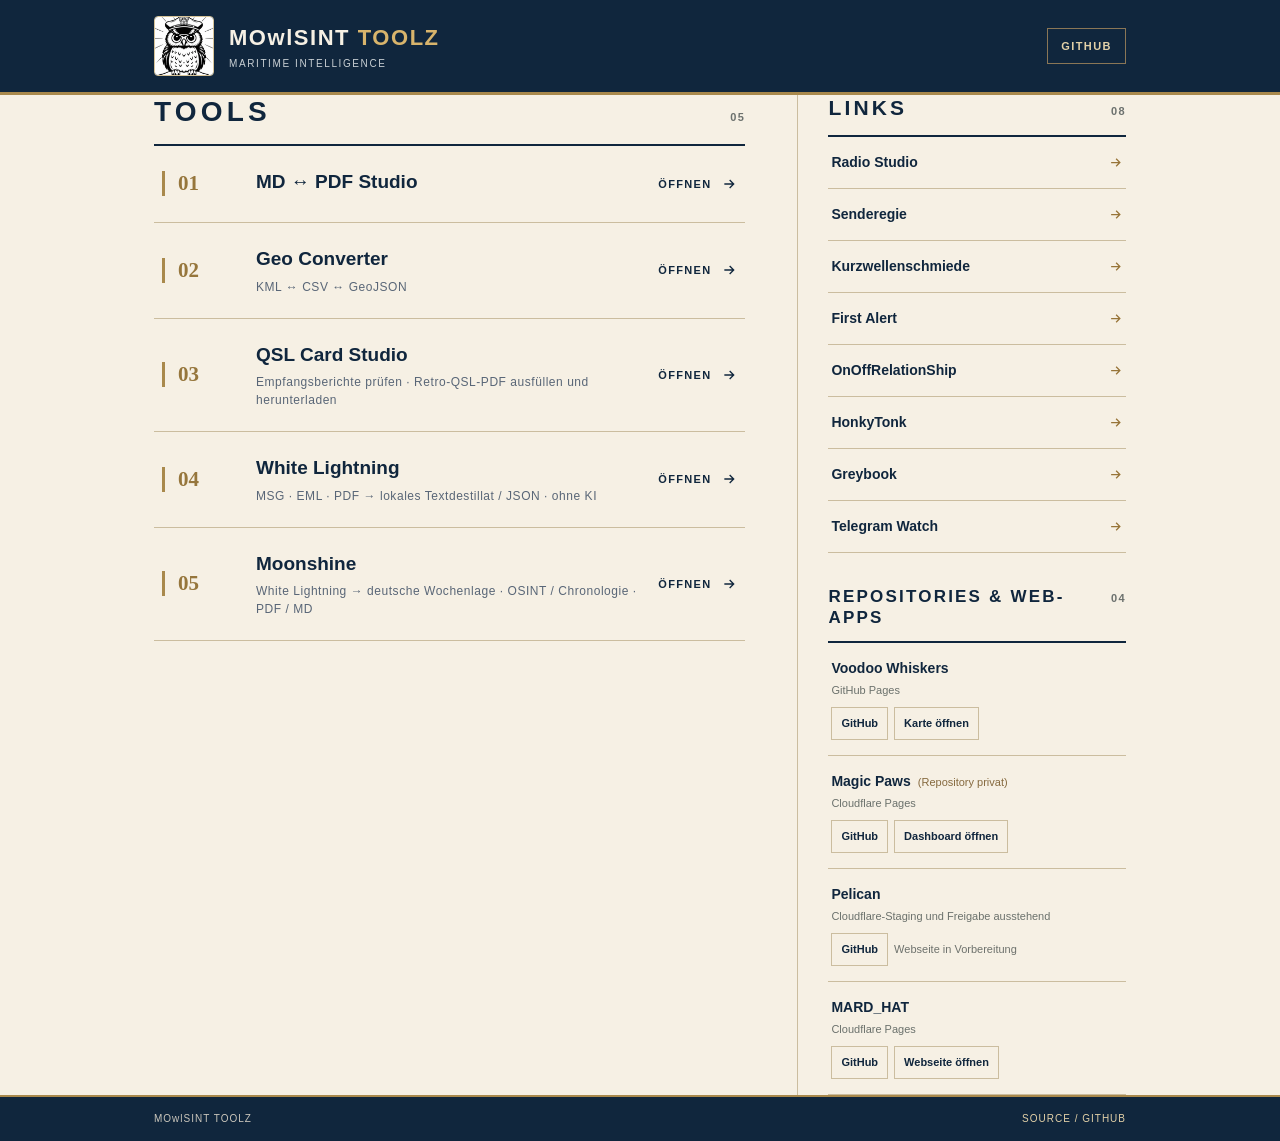
<file: index.html>
<!DOCTYPE html>
<html lang="de">
<head>
<meta charset="utf-8">
<meta name="viewport" content="width=device-width,initial-scale=1">
<meta name="theme-color" content="#10263d">
<meta name="description" content="MOwlSINT TOOLZ – Anwendungen">
<title>MOwlSINT TOOLZ</title>
<style>
:root{--navy:#10263d;--navy-light:#203d58;--ivory:#f6f0e4;--gold:#a9894c;--border:#cbbd9f;--ink:#192b3a}
*{box-sizing:border-box}
html{min-height:100%;background:var(--ivory)}
body{min-height:100vh;margin:0;display:flex;flex-direction:column;background:var(--ivory);color:var(--ink);font:14px/1.5 "Segoe UI",Arial,Helvetica,sans-serif}
a{color:inherit}a:focus-visible{outline:3px solid var(--gold);outline-offset:4px}
.wrap{width:min(100%,1020px);padding:0 24px;margin:0 auto}
header{background:var(--navy);border-bottom:3px solid var(--gold);color:var(--ivory)}
header .wrap{min-height:92px;display:flex;align-items:center;justify-content:space-between;gap:20px}
.brand{display:flex;align-items:center;gap:15px;text-decoration:none;min-width:0}
.brand img{display:block;width:60px;height:60px;border:1px solid #d6c398;background:#fff;border-radius:4px;object-fit:cover}
.brand strong{display:block;font-size:22px;letter-spacing:.07em;font-weight:760;white-space:nowrap}
.brand strong span{color:#d8b46c}
.brand small{display:block;margin-top:2px;color:#c8cfd3;font-size:10px;letter-spacing:.16em}
.repo{font-size:11px;font-weight:700;letter-spacing:.13em;text-decoration:none;color:#e3d1a8;border:1px solid #8a7656;padding:9px 13px}
.repo:hover{background:#203d58}
main{flex:1;padding-top:58px;padding-bottom:70px}
.section-head{display:flex;align-items:baseline;justify-content:space-between;gap:20px;border-bottom:2px solid var(--navy);padding-bottom:15px;margin-bottom:0}
h1{font-size:28px;letter-spacing:.15em;font-weight:760;line-height:1.2;margin:0;color:var(--navy)}
.count{font-size:11px;font-weight:750;color:#6c716e;letter-spacing:.13em}
.tool{display:grid;grid-template-columns:74px minmax(0,1fr) auto;align-items:center;gap:20px;padding:15px 16px;border-bottom:1px solid var(--border);text-decoration:none;transition:background .15s ease}
.tool:hover{background:#ece3d1}
.tool-number{border-left:3px solid var(--gold);padding-left:13px;color:#96763c;font:700 21px Georgia,serif}
.tool h2{font-size:19px;font-weight:750;color:var(--navy);margin:0 0 4px}
.tool p{color:#596677;font-size:12px;letter-spacing:.045em;margin:0}
.launch{display:flex;align-items:center;gap:10px;font-size:11px;font-weight:800;letter-spacing:.12em;color:var(--navy);white-space:nowrap}
.launch svg{width:16px;height:16px}
footer{margin-top:auto;background:var(--navy);color:#c9c5bb;border-top:2px solid var(--gold)}
footer .wrap{min-height:44px;display:flex;align-items:center;justify-content:space-between;gap:15px;font-size:10px;letter-spacing:.1em}
footer a{color:#e3d1a8;text-decoration:none}
@media(max-width:600px){
.wrap{padding:0 16px}
header .wrap{min-height:78px}
.brand{gap:10px}.brand img{width:48px;height:48px}.brand strong{font-size:16px}.brand small{font-size:8px}
.repo{padding:7px 8px;font-size:10px}
main{padding-top:40px}
h1{font-size:23px}
.tool{grid-template-columns:36px minmax(0,1fr);gap:12px;padding:15px 7px}
.tool-number{padding-left:7px;font-size:16px}
.tool h2{font-size:17px}
.launch{grid-column:2;justify-self:start;margin-top:4px}
}
@media(prefers-reduced-motion:reduce){.tool{transition:none}}

/* Two-column operations directory */
.dashboard{display:grid;grid-template-columns:minmax(0,1.8fr) minmax(250px,1fr);gap:52px;align-items:start}
.tools-column,.links-column{min-width:0}
.links-column{border-left:1px solid var(--border);padding-left:30px}
.links-column .section-head h2{font-size:21px;letter-spacing:.15em;font-weight:760;line-height:1.2;margin:0;color:var(--navy)}
.tools-column .tool{padding:22px 8px}
.quick-links{display:flex;flex-direction:column}
.quick-link{display:flex;align-items:center;justify-content:space-between;gap:14px;border-bottom:1px solid var(--border);padding:15px 3px;text-decoration:none;color:var(--navy);font-size:14px;font-weight:660}
.quick-link:hover{background:#ece3d1}
.quick-link svg{width:15px;height:15px;flex:none;color:#977438}
@media(max-width:760px){
  .dashboard{grid-template-columns:1fr;gap:42px}
  .links-column{border-left:0;padding-left:0}
  .quick-link{padding:14px 6px}
}
.repo-links{margin-top:34px}.repo-links .section-head{padding-bottom:13px}.repo-links .section-head h2{font-size:17px;letter-spacing:.13em}.repo-private{font-size:11px;font-weight:500;color:#85693e}
.repo-list{display:flex;flex-direction:column}.repo-entry{border-bottom:1px solid var(--border);padding:15px 3px;display:flex;gap:9px;flex-wrap:wrap;align-items:center;justify-content:space-between}.repo-entry-title{display:flex;flex:1;min-width:150px;flex-wrap:wrap;gap:3px 7px;align-items:baseline}.repo-entry-title strong{font-size:14px;color:var(--navy)}.repo-entry-note{width:100%;font-size:11px;color:#6b716c}.repo-entry-links{display:flex;flex-wrap:wrap;align-items:center;gap:6px}.repo-entry-links a{display:inline-block;border:1px solid var(--border);padding:7px 9px;font-size:11px;font-weight:740;color:var(--navy);text-decoration:none;white-space:nowrap}.repo-entry-links a:hover{background:#ece3d1}.repo-pending{font-size:11px;color:#6d716c}
</style>
</head>
<body>
<header>
  <div class="wrap">
    <a class="brand" href="./" aria-label="MOwlSINT Toolz">
      <img src="[data-uri]" alt="MOwlSINT-Eule" width="60" height="60">
      <div><strong>MOwlSINT <span>TOOLZ</span></strong><small>MARITIME INTELLIGENCE</small></div>
    </a>
    <a class="repo" href="https://github.com/mowlsint/toolz">GITHUB</a>
  </div>
</header>
<main class="wrap">
  <div class="dashboard">

  <section class="tools-column" aria-labelledby="tools-heading">
    <div class="section-head"><h1 id="tools-heading">TOOLS</h1><span class="count">05</span></div>
    <a class="tool" href="./md-pdf/" aria-label="MD ↔ PDF Studio öffnen">
      <span class="tool-number">01</span>
      <div><h2>MD ↔ PDF Studio</h2></div>
      <span class="launch">ÖFFNEN <svg viewBox="0 0 24 24" aria-hidden="true" fill="none" stroke="currentColor" stroke-width="2"><path d="M5 12h14m-6-6 6 6-6 6"/></svg></span>
    </a>
    <a class="tool" href="./geo-converter/" aria-label="Geo Converter öffnen">
      <span class="tool-number">02</span>
      <div><h2>Geo Converter</h2><p>KML ↔ CSV ↔ GeoJSON</p></div>
      <span class="launch">ÖFFNEN <svg viewBox="0 0 24 24" aria-hidden="true" fill="none" stroke="currentColor" stroke-width="2"><path d="M5 12h14m-6-6 6 6-6 6"/></svg></span>
    </a>
    <a class="tool" href="./qsl-studio/" aria-label="QSL Card Studio öffnen">
      <span class="tool-number">03</span>
      <div><h2>QSL Card Studio</h2><p>Empfangsberichte prüfen · Retro-QSL-PDF ausfüllen und herunterladen</p></div>
      <span class="launch">ÖFFNEN <svg viewBox="0 0 24 24" aria-hidden="true" fill="none" stroke="currentColor" stroke-width="2"><path d="M5 12h14m-6-6 6 6-6 6"/></svg></span>
    </a>
    <a class="tool" href="./white-lightning/" aria-label="White Lightning Rohdatendestillerie öffnen">
      <span class="tool-number">04</span>
      <div><h2>White Lightning</h2><p>MSG · EML · PDF → lokales Textdestillat / JSON · ohne KI</p></div>
      <span class="launch">ÖFFNEN <svg viewBox="0 0 24 24" aria-hidden="true" fill="none" stroke="currentColor" stroke-width="2"><path d="M5 12h14m-6-6 6 6-6 6"/></svg></span>
    </a>
    <a class="tool" href="./moonshine/" aria-label="Moonshine Lagebildredaktion öffnen">
      <span class="tool-number">05</span>
      <div><h2>Moonshine</h2><p>White Lightning → deutsche Wochenlage · OSINT / Chronologie · PDF / MD</p></div>
      <span class="launch">ÖFFNEN <svg viewBox="0 0 24 24" aria-hidden="true" fill="none" stroke="currentColor" stroke-width="2"><path d="M5 12h14m-6-6 6 6-6 6"/></svg></span>
    </a>
  </section>

  <nav class="links-column" aria-labelledby="links-heading">
    <div class="section-head"><h2 id="links-heading">LINKS</h2><span class="count">08</span></div>
    <div class="quick-links">
      <a class="quick-link" href="https://studio.mowlsint.de/" target="_blank" rel="noopener noreferrer"><span>Radio Studio</span><svg viewBox="0 0 24 24" aria-hidden="true" fill="none" stroke="currentColor" stroke-width="2"><path d="M5 12h14m-6-6 6 6-6 6"/></svg></a>
      <a class="quick-link" href="https://studio.mowlsint.de/regie" target="_blank" rel="noopener noreferrer"><span>Senderegie</span><svg viewBox="0 0 24 24" aria-hidden="true" fill="none" stroke="currentColor" stroke-width="2"><path d="M5 12h14m-6-6 6 6-6 6"/></svg></a>
      <a class="quick-link" href="https://mowlsint-monthly-signal.pages.dev/" target="_blank" rel="noopener noreferrer"><span>Kurzwellenschmiede</span><svg viewBox="0 0 24 24" aria-hidden="true" fill="none" stroke="currentColor" stroke-width="2"><path d="M5 12h14m-6-6 6 6-6 6"/></svg></a>
      <a class="quick-link" href="https://mowlsint.github.io/FirstAlert/index.html" target="_blank" rel="noopener noreferrer"><span>First Alert</span><svg viewBox="0 0 24 24" aria-hidden="true" fill="none" stroke="currentColor" stroke-width="2"><path d="M5 12h14m-6-6 6 6-6 6"/></svg></a>
      <a class="quick-link" href="https://onoffrelationship.pages.dev/" target="_blank" rel="noopener noreferrer"><span>OnOffRelationShip</span><svg viewBox="0 0 24 24" aria-hidden="true" fill="none" stroke="currentColor" stroke-width="2"><path d="M5 12h14m-6-6 6 6-6 6"/></svg></a>
      <a class="quick-link" href="https://honkytonk.pages.dev/" target="_blank" rel="noopener noreferrer"><span>HonkyTonk</span><svg viewBox="0 0 24 24" aria-hidden="true" fill="none" stroke="currentColor" stroke-width="2"><path d="M5 12h14m-6-6 6 6-6 6"/></svg></a>
      <a class="quick-link" href="https://lg-generator.pages.dev/" target="_blank" rel="noopener noreferrer"><span>Greybook</span><svg viewBox="0 0 24 24" aria-hidden="true" fill="none" stroke="currentColor" stroke-width="2"><path d="M5 12h14m-6-6 6 6-6 6"/></svg></a>
      <a class="quick-link" href="https://mowlsint.github.io/telegram_watch/index.html" target="_blank" rel="noopener noreferrer"><span>Telegram Watch</span><svg viewBox="0 0 24 24" aria-hidden="true" fill="none" stroke="currentColor" stroke-width="2"><path d="M5 12h14m-6-6 6 6-6 6"/></svg></a>
    </div>
    <section class="repo-links" aria-labelledby="repos-heading">
      <div class="section-head"><h2 id="repos-heading">REPOSITORIES &amp; WEB-APPS</h2><span class="count">04</span></div>
      <div class="repo-list">
        <div class="repo-entry">
          <div class="repo-entry-title"><strong>Voodoo Whiskers</strong><small class="repo-entry-note">GitHub Pages</small></div>
          <div class="repo-entry-links">
            <a href="https://github.com/mowlsint/VoodooWhiskers" target="_blank" rel="noopener noreferrer" aria-label="Voodoo Whiskers auf GitHub öffnen">GitHub</a>
            <a href="https://mowlsint.github.io/VoodooWhiskers/public/" target="_blank" rel="noopener noreferrer" aria-label="Voodoo Whiskers Weboberfläche öffnen">Karte öffnen</a>
          </div>
        </div>
        <div class="repo-entry">
          <div class="repo-entry-title"><strong>Magic Paws</strong> <small class="repo-private">(Repository privat)</small><small class="repo-entry-note">Cloudflare Pages</small></div>
          <div class="repo-entry-links">
            <a href="https://github.com/mowlsint/MagicPaws" target="_blank" rel="noopener noreferrer" aria-label="Magic Paws auf GitHub öffnen">GitHub</a>
            <a href="https://magicpaws-full-custom.pages.dev/" target="_blank" rel="noopener noreferrer" aria-label="Magic Paws Weboberfläche öffnen">Dashboard öffnen</a>
          </div>
        </div>
        <div class="repo-entry">
          <div class="repo-entry-title"><strong>Pelican</strong><small class="repo-entry-note">Cloudflare-Staging und Freigabe ausstehend</small></div>
          <div class="repo-entry-links">
            <a href="https://github.com/mowlsint/pelican" target="_blank" rel="noopener noreferrer" aria-label="Pelican auf GitHub öffnen">GitHub</a>
            <span class="repo-pending" title="Kein bestätigtes Pages-Deployment">Webseite in Vorbereitung</span>
          </div>
        </div>
        <div class="repo-entry">
          <div class="repo-entry-title"><strong>MARD_HAT</strong><small class="repo-entry-note">Cloudflare Pages</small></div>
          <div class="repo-entry-links">
            <a href="https://github.com/mowlsint/mard-hybrid-telemetry" target="_blank" rel="noopener noreferrer" aria-label="MARD_HAT auf GitHub öffnen">GitHub</a>
            <a href="https://mard-hybrid-telemetry.pages.dev/" target="_blank" rel="noopener noreferrer" aria-label="MARD_HAT Weboberfläche öffnen">Webseite öffnen</a>
          </div>
        </div>
      </div>
    </section>
  </nav>
  </div>
</main>
<footer><div class="wrap"><span>MOwlSINT TOOLZ</span><a href="https://github.com/mowlsint/toolz">SOURCE / GITHUB</a></div></footer>
</body>
</html>
</file>
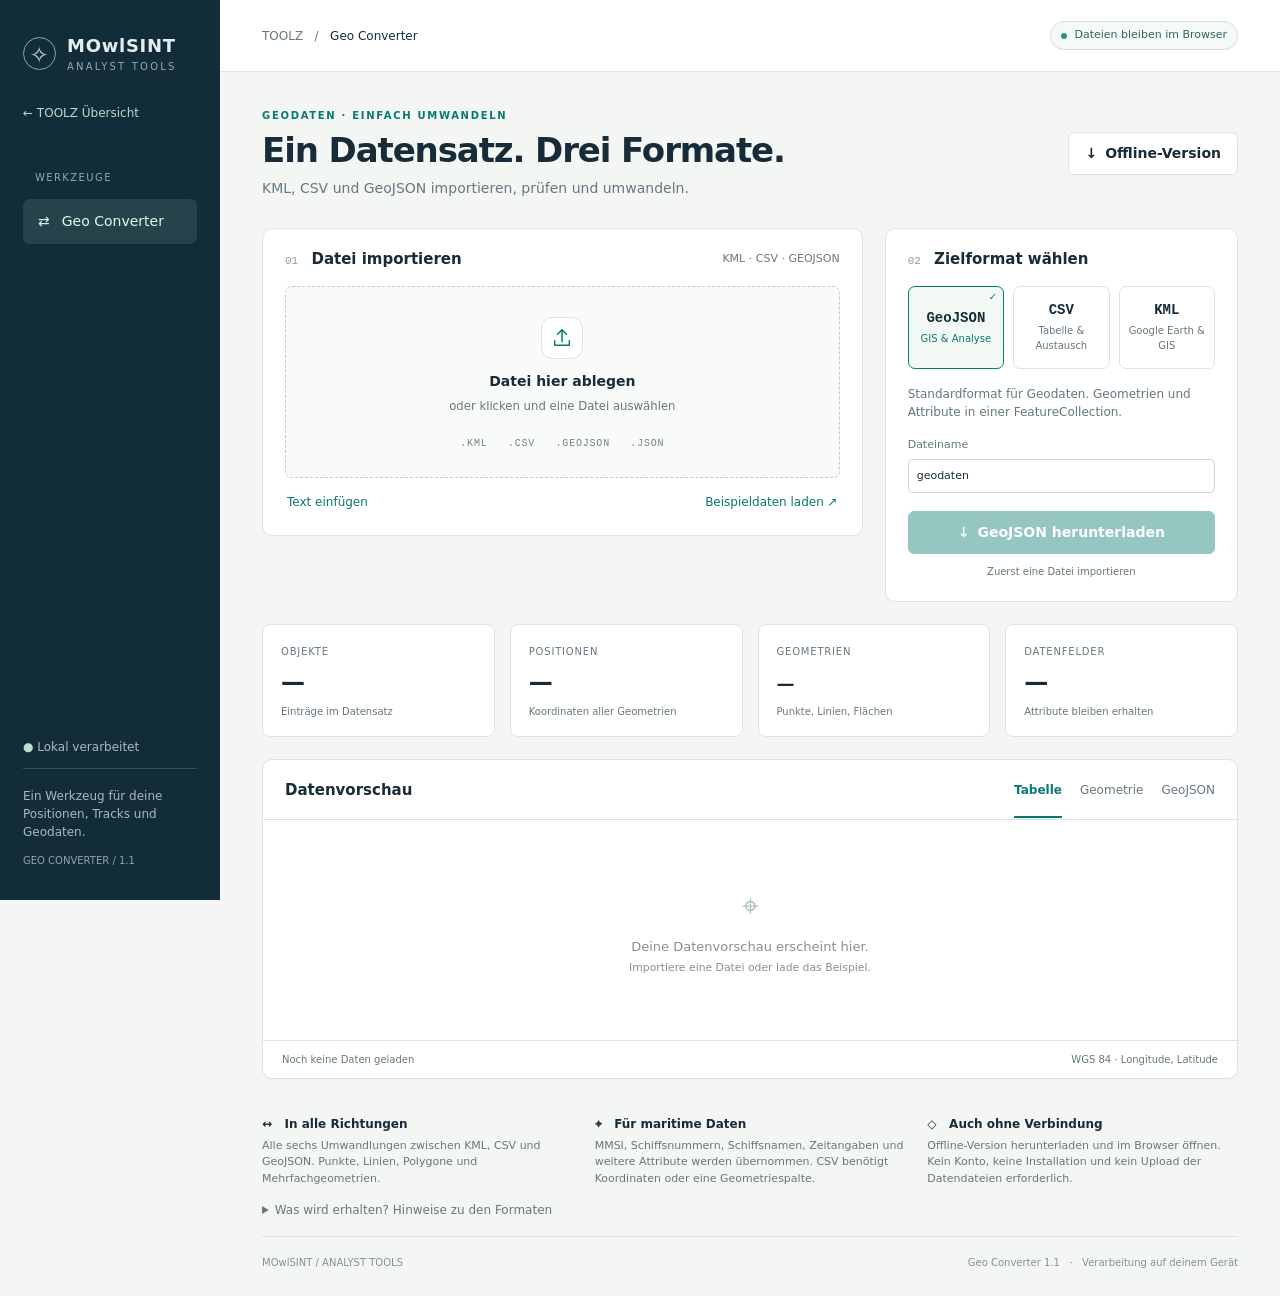
<file: geo-converter/index.html>
<!doctype html>
<html lang="de"><head><meta charset="utf-8"><meta name="viewport" content="width=device-width,initial-scale=1"><meta name="description" content="KML, CSV und GeoJSON im Browser umwandeln. Für Positionen, Schiffstracks und Geodaten. Auch offline."><title>MOwlSINT · Geo Converter</title>
<style>
:root{--ink:#172b38;--muted:#667780;--teal:#08796e;--mint:#e3f1eb;--line:#dce3e2;--paper:#f4f6f4;--orange:#e79540;--white:#fff;--nav:#122c39}*{box-sizing:border-box}body{margin:0;font:14px/1.5 system-ui,-apple-system,Segoe UI,sans-serif;color:var(--ink);background:var(--paper)}button,input,select,textarea{font:inherit}button,select{cursor:pointer}button{transition:background .15s,transform .15s}button:focus-visible,a:focus-visible,input:focus-visible,select:focus-visible,textarea:focus-visible{outline:3px solid #ecab61;outline-offset:3px}button:disabled{cursor:not-allowed;opacity:.42}button:hover:not(:disabled){filter:brightness(.96)}.layout{display:grid;grid-template-columns:220px 1fr;min-height:100vh}aside{background:var(--nav);color:#e5eeef;padding:32px 23px;display:flex;flex-direction:column;position:fixed;width:220px;inset:0 auto 0 0}.brand{display:flex;align-items:center;gap:11px;font-size:18px;letter-spacing:.04em;font-weight:750}.mark{width:33px;height:33px;border:1px solid #88afa7;border-radius:50%;display:grid;place-items:center;font-size:23px;color:#b4ddca}.brand small{display:block;font:10px/1.5 system-ui;letter-spacing:.22em;color:#97aaaF}.portal-link{color:inherit;text-decoration:none}.portal-link:hover{text-decoration:underline}.portal-back{display:block;font-size:12px;margin-top:30px;color:#b4ddca}.side-label{font-size:10px;letter-spacing:.14em;color:#93a8b2;margin:48px 12px 14px}.side-item{background:#26434b;color:#e5f6ee;padding:12px 15px;border-radius:7px;display:flex;gap:12px;align-items:center}.side-bottom{margin-top:auto;font-size:12px;color:#a9babe}.side-bottom p{padding-top:18px;border-top:1px solid #35505a}.badge{display:inline-flex;align-items:center;gap:7px;font-size:11px;border-radius:20px;padding:5px 10px;border:1px solid #cde0d9;color:#346558;background:#f4faf7}.badge:before{content:'';height:6px;width:6px;background:#339575;border-radius:50%}main{grid-column:2;min-width:0}header{height:72px;background:#fff;border-bottom:1px solid var(--line);padding:0 42px;display:flex;align-items:center;justify-content:space-between}.crumb{font-size:12px;color:var(--muted)}.crumb b{color:var(--ink);font-weight:500}.content{max-width:1450px;margin:auto;padding:36px 42px 26px}.eyebrow{font-size:10px;letter-spacing:.17em;color:var(--teal);font-weight:750;text-transform:uppercase}h1{font-size:34px;letter-spacing:-1.1px;margin:7px 0 7px;font-weight:650;line-height:1.2}.intro{display:flex;align-items:center;justify-content:space-between;gap:20px;margin-bottom:29px}.intro p{margin:0;color:var(--muted)}.btn{border:1px solid var(--line);background:#fff;color:var(--ink);padding:10px 16px;border-radius:6px;font-weight:600;display:inline-flex;align-items:center;justify-content:center;gap:8px;text-decoration:none}.btn.primary{background:var(--teal);border-color:var(--teal);color:white}.btn.ghost{background:transparent}.btn.small{padding:6px 11px;font-size:12px}.workspace{display:grid;grid-template-columns:minmax(0,1.7fr) minmax(290px,1fr);gap:22px;align-items:start}.card{background:#fff;border:1px solid var(--line);border-radius:10px;overflow:hidden;box-shadow:0 2px 2px #182e3903}.card-head{padding:19px 22px 16px;display:flex;justify-content:space-between;align-items:center;gap:15px}.card-head h2{font-size:15px;margin:0;font-weight:650}.step{color:#8b9c9f;font:11px ui-monospace,monospace;margin-right:8px}.card-body{padding:0 22px 22px}.drop{padding:30px 18px 25px;border:1.5px dashed #becfca;border-radius:7px;display:block;text-align:center;background:#f9fbf9;cursor:pointer}.drop.over{background:var(--mint);border-color:var(--teal)}.upload-icon{margin:0 auto 12px;width:42px;height:42px;border:1px solid #d7e3de;background:#fff;border-radius:11px;display:grid;place-items:center;color:var(--teal);font-size:24px}.drop strong{font-size:14px;display:block;font-weight:600}.drop small{display:block;margin:6px 0 15px;color:var(--muted)}.formats{font:10px ui-monospace,monospace;letter-spacing:.08em;color:#6f8581}.hidden{display:none!important}.upload-tools{display:flex;justify-content:space-between;align-items:center;margin-top:13px;gap:10px}.text-button{border:0;background:none;color:var(--teal);padding:2px;font-size:12px}.hint{font-size:11px;color:var(--muted)}.file-summary{margin-top:17px;padding:13px;background:#f4f8f5;border:1px solid #dce9df;border-radius:6px;display:flex;align-items:center;justify-content:space-between;gap:10px}.file-summary strong{font-size:12px;word-break:break-all}.file-summary small{display:block;color:var(--muted);font-size:11px;margin-top:2px}.status{font-size:12px;color:#376f5a}.notice{font-size:12px;background:#fff6e8;color:#82521b;border:1px solid #eed7b3;padding:12px 14px;border-radius:6px;margin-top:14px;white-space:pre-line;max-height:170px;overflow:auto}.notice.error{color:#8d3933;background:#fff0ed;border-color:#eecac2}.mapping{margin-top:17px;border-top:1px solid var(--line);padding-top:15px}.mapping h3{font-size:12px;margin:0 0 9px}.form-grid{display:grid;grid-template-columns:1fr 1fr;gap:10px}label.field{font-size:11px;color:var(--muted);display:grid;gap:5px}select,input[type=text]{border:1px solid #ccd6d4;border-radius:5px;background:white;color:var(--ink);padding:8px;width:100%;min-width:0}.mapping .btn{margin-top:12px}textarea{width:100%;min-height:130px;border:1px solid var(--line);border-radius:6px;padding:11px;resize:vertical;font:12px ui-monospace,monospace}.paste{margin-top:15px}.export-options{display:grid;grid-template-columns:repeat(3,1fr);gap:9px}.format{border:1px solid var(--line);background:white;border-radius:7px;padding:15px 5px;text-align:center;color:var(--muted)}.format strong{display:block;font:600 14px ui-monospace,monospace;color:var(--ink)}.format small{font-size:10px;display:block;margin-top:5px}.format.active{border:1.5px solid var(--teal);background:#f2f8f4;color:var(--teal);position:relative}.format.active:after{content:'✓';position:absolute;right:6px;top:2px;font-size:10px}.export-details{font-size:12px;color:var(--muted);margin:16px 0;min-height:36px}.export-field{margin-bottom:14px}.export-card .primary{width:100%;margin-top:4px}.export-foot{text-align:center;margin-top:10px;font-size:10px;color:var(--muted)}.stats{display:grid;grid-template-columns:repeat(4,1fr);gap:15px;margin:22px 0}.stat{border:1px solid var(--line);border-radius:8px;background:white;padding:15px 18px}.stat .label{font-size:10px;letter-spacing:.08em;text-transform:uppercase;color:var(--muted)}.stat strong{display:block;font-size:24px;font-weight:600;margin-top:3px}.stat small{font-size:10px;color:var(--muted)}.preview .card-head{border-bottom:1px solid var(--line);padding-bottom:0;align-items:center}.tabs{display:flex;gap:18px}.tab{border:0;background:none;color:var(--muted);padding:0 0 17px;font-size:12px;border-bottom:2px solid transparent}.tab.active{color:var(--teal);border-color:var(--teal);font-weight:600}.preview .card-head h2{padding-bottom:17px}.table-wrap{overflow:auto;max-height:340px;min-height:220px}table{border-collapse:collapse;width:100%;white-space:nowrap;font-size:12px;text-align:left}th{position:sticky;top:0;background:#f6f8f6;z-index:1;font-size:10px;letter-spacing:.03em;color:#677c80;font-weight:600}td,th{padding:11px 17px;border-bottom:1px solid #eef1ef;max-width:260px;text-overflow:ellipsis;overflow:hidden}td{font:11px ui-monospace,monospace}td:first-child{color:var(--muted)}.empty{display:grid;place-items:center;text-align:center;min-height:220px;color:#83928f;font-size:13px;padding:25px}.empty span{font-size:30px;color:#b0bfba;display:block;margin-bottom:9px}.preview-foot{display:flex;justify-content:space-between;padding:11px 19px;border-top:1px solid var(--line);font-size:10px;color:var(--muted);gap:15px}.code-preview{margin:0;padding:17px;font:11px/1.6 ui-monospace,monospace;white-space:pre-wrap;overflow:auto;max-height:340px;min-height:220px;background:#fafcfb}.geometry-view{position:relative;background:#f6f9f7;min-height:260px}.geometry-view svg{display:block;width:100%;height:285px}.geometry-note{position:absolute;bottom:10px;left:15px;font:10px ui-monospace,monospace;color:#627b74}.help{margin-top:22px;display:grid;grid-template-columns:repeat(3,1fr);gap:22px}.help div{padding:14px 0}.help h3{font-size:12px;margin:0 0 5px;font-weight:650}.help p{font-size:11px;color:var(--muted);margin:0}.footer{display:flex;justify-content:space-between;font-size:10px;color:#83928f;border-top:1px solid var(--line);padding-top:18px;margin-top:17px}.screen-reader{position:absolute;clip:rect(0,0,0,0);width:1px;height:1px;overflow:hidden}.busy{pointer-events:none;opacity:.6}details{font-size:12px;color:var(--muted)}summary{cursor:pointer}.rights{margin-top:10px;font-size:10px;color:#8fa4aa} @media(min-width:1600px){.content{padding-top:48px}}@media(max-width:1100px){aside{width:175px;padding:28px 16px}.layout{grid-template-columns:175px 1fr}.brand{font-size:15px}header{padding:0 25px}.content{padding:28px 25px}.workspace{grid-template-columns:minmax(0,1.3fr) minmax(260px,1fr)}.intro{align-items:flex-start}h1{font-size:29px}}@media(max-width:800px){aside{display:none}.layout{display:block}main{display:block}header{height:57px}.content{padding:25px 18px}.workspace{grid-template-columns:1fr}.intro{display:block}.intro>.btn{margin-top:15px}.stats{grid-template-columns:repeat(2,1fr);gap:10px}.help{grid-template-columns:1fr;gap:0}.tabs{gap:11px}.preview .card-head{padding:16px 13px 0}.card-head h2{font-size:13px}.tab{font-size:11px}.crumb{font-size:11px}.badge{font-size:10px}.footer{gap:15px}.stat{padding:12px 16px}}

.review{margin:22px 0}.review .card-body{padding-top:0}.review-summary{font-size:13px;font-weight:600;padding:12px;background:#f3f8f5;border-radius:6px}.review-changes p{margin:4px 0;font-size:11px;color:var(--muted)}.review .issues{max-height:300px;overflow:auto;margin:12px 0;font-size:12px}.review .issues td{white-space:pre-wrap;min-width:90px;max-width:420px;overflow-wrap:anywhere;vertical-align:top}.review .issues td:nth-child(3){min-width:260px}.review .source-sample{overflow:auto;max-height:190px;margin:12px 0}.mapping details{margin-top:12px}.mapping .form-grid{margin:10px 0}.mapping .check{display:flex;align-items:flex-start;gap:8px;font-size:12px;margin:12px 0}.mapping .check input{margin-top:4px}.review .card-head h2{font-size:15px}.encoding-options{margin-top:14px}.review h3{font-size:12px;margin-top:17px}.small-note{font-size:11px;color:var(--muted);margin:10px 0}.bounds{font-size:12px;color:var(--ink);margin-top:12px}.source-sample td{white-space:pre-wrap;min-width:90px}.mapping .btn.primary{margin-right:10px}@media(max-width:800px){.review .card-head{align-items:flex-start;flex-wrap:wrap}}
</style></head><body>
<div class="layout"><aside><div class="brand"><div class="mark">✧</div><div>MOwlSINT<small>ANALYST TOOLS</small></div></div><a class="portal-link portal-back" href="../">← TOOLZ Übersicht</a><div class="side-label">WERKZEUGE</div><div class="side-item"><span aria-hidden="true">⇄</span> Geo Converter</div><div class="side-bottom"><span style="color:#bcddcf">●</span> Lokal verarbeitet<p>Ein Werkzeug für deine<br>Positionen, Tracks und Geodaten.</p><div class="rights">GEO CONVERTER / 1.1</div></div></aside>
<main><header><div class="crumb"><a class="portal-link" href="../">TOOLZ</a><span class="portal-link"> &nbsp; / &nbsp; </span><b>Geo Converter</b></div><span class="badge">Dateien bleiben im Browser</span></header><div class="content"><div class="intro"><div><div class="eyebrow">Geodaten · Einfach umwandeln</div><h1>Ein Datensatz. Drei Formate.</h1><p>KML, CSV und GeoJSON importieren, prüfen und umwandeln.</p></div><button class="btn" id="offline"><span aria-hidden="true">↓</span> Offline-Version</button></div>
<div class="workspace"><section class="card"><div class="card-head"><h2><span class="step">01</span> Datei importieren</h2><span class="hint">KML · CSV · GEOJSON</span></div><div class="card-body"><label class="drop" id="drop" for="file"><div class="upload-icon" aria-hidden="true"><svg width="22" height="22" viewBox="0 0 24 24" fill="none" stroke="currentColor" stroke-width="1.6" stroke-linecap="round" stroke-linejoin="round"><path d="M12 16V3m-5 5 5-5 5 5M4 15v5h16v-5"/></svg></div><strong>Datei hier ablegen</strong><small>oder klicken und eine Datei auswählen</small><span class="formats">.KML &nbsp; .CSV &nbsp; .GEOJSON &nbsp; .JSON</span><input class="screen-reader" type="file" id="file" accept=".kml,.csv,.geojson,.json,application/json"></label><div class="upload-tools"><button class="text-button" id="pasteToggle">Text einfügen</button><button class="text-button" id="demo">Beispieldaten laden ↗</button></div><div id="paste" class="paste hidden"><label class="field" for="pasteText">KML-, CSV- oder GeoJSON-Text</label><textarea id="pasteText" spellcheck="false" placeholder="Daten hier einfügen …"></textarea><button class="btn small" id="pasteLoad">Text einlesen</button></div><div id="fileSummary" class="file-summary hidden"><div><strong id="fileName"></strong><small id="fileMeta"></small></div><button class="text-button" id="clear" aria-label="Datei entfernen">Entfernen ×</button></div><div id="encodingOptions" class="encoding-options hidden"><label class="field">Zeichenkodierung<select id="encoding"><option value="auto">Automatisch (UTF-8 / BOM)</option><option value="utf-8">UTF-8</option><option value="windows-1252">Windows-1252 (ältere Excel-Dateien)</option><option value="utf-16le">UTF-16 LE</option><option value="utf-16be">UTF-16 BE</option></select></label></div><div id="message" class="hidden" role="status" aria-live="polite"></div><div id="mapping" class="mapping hidden"><h3>CSV-Import prüfen</h3><p class="hint" id="mappingHint"></p><p class="hint" id="headerDetected"></p>
<div class="form-grid"><label class="field">Trennzeichen<select id="inputDelimiter"><option value="auto">Automatisch</option><option value=",">Komma</option><option value=";">Semikolon</option><option value="&#9;">Tabulator</option></select></label><label class="field">Kopfzeile (Zeilennummer)<input type="text" id="headerLine" inputmode="numeric" placeholder="Automatisch"></label></div>
<div class="form-grid"><label class="field">Längengrad (Longitude)<select id="lon"><option value="">Bitte wählen</option></select></label><label class="field">Breitengrad (Latitude)<select id="lat"><option value="">Bitte wählen</option></select></label><label class="field">Schiffsnummer (optional)<select id="ship"><option value="">Bitte wählen</option></select></label><label class="field">MMSI (optional)<select id="mmsi"><option value="">Bitte wählen</option></select></label></div><button class="btn small" id="swapAxes">Longitude / Latitude tauschen</button>
<details><summary>Weitere Spalten zuordnen</summary><div class="form-grid"><label class="field">Höhe (optional)<select id="alt"><option value="">Keine Zuordnung</option></select></label><label class="field">Schiffsname (optional)<select id="name"><option value="">Keine Zuordnung</option></select></label><label class="field">Zeitangabe (optional)<select id="time"><option value="">Keine Zuordnung</option></select></label></div></details>
<div class="form-grid"><label class="field">Bei fehlerhaften Datensätzen<select id="importMode"><option value="strict">Alle müssen gültig sein</option><option value="valid">Nur gültige übernehmen</option></select></label><label class="field">Bei CSV-/JSON-Widersprüchen<select id="csvPolicy"><option value="ask">Auswahl erforderlich</option><option value="table">Tabellenspalten verwenden</option><option value="json">JSON-Spalten verwenden</option></select></label></div>
<label class="check"><input type="checkbox" id="skipHeaders"><span>Erkannte wiederholte Kopfzeilen im Datenblock überspringen</span></label><p class="small-note">Mehrdeutige Zeilen werden nicht automatisch verschoben. Die Vorschau und der Prüfbericht zeigen die Befunde.</p><button class="btn primary" id="applyMapping">Import bestätigen</button></div></div></section>
<section class="card export-card"><div class="card-head"><h2><span class="step">02</span> Zielformat wählen</h2></div><div class="card-body"><div class="export-options" role="group" aria-label="Zielformat"><button class="format active" data-format="geojson" aria-pressed="true"><strong>GeoJSON</strong><small>GIS & Analyse</small></button><button class="format" data-format="csv" aria-pressed="false"><strong>CSV</strong><small>Tabelle & Austausch</small></button><button class="format" data-format="kml" aria-pressed="false"><strong>KML</strong><small>Google Earth & GIS</small></button></div><p class="export-details" id="formatDescription"></p><label class="field export-field">Dateiname<input type="text" id="outputName" value="geodaten" maxlength="180"></label><div id="csvOptions" class="hidden"><label class="field export-field">CSV-Trennzeichen<select id="outputDelimiter"><option value=";">Semikolon (Excel DE)</option><option value=",">Komma</option><option value="&#9;">Tabulator</option></select></label></div><button class="btn primary" id="download" disabled><span aria-hidden="true">↓</span> <span id="downloadLabel">GeoJSON herunterladen</span></button><div class="export-foot" id="exportFoot">Zuerst eine Datei importieren</div></div></section></div>
<section class="card review hidden" id="review"><div class="card-head"><h2>Importprüfung</h2><button class="btn small" id="reportDownload" disabled>Prüfbericht herunterladen</button></div><div class="card-body"><div id="reviewSummary" class="review-summary" aria-live="polite"></div><div id="reviewChanges" class="review-changes"></div><div id="bounds" class="bounds"></div><details open><summary>Originalzeilen und Befunde</summary><div id="sourceSample" class="source-sample"></div><div id="issues" class="issues"></div></details></div></section>
<div class="stats"><div class="stat"><span class="label">Objekte</span><strong id="nFeatures">—</strong><small>Einträge im Datensatz</small></div><div class="stat"><span class="label">Positionen</span><strong id="nPoints">—</strong><small>Koordinaten aller Geometrien</small></div><div class="stat"><span class="label">Geometrien</span><strong id="nTypes" style="font-size:18px;min-height:36px;padding-top:6px">—</strong><small id="typeDetail">Punkte, Linien, Flächen</small></div><div class="stat"><span class="label">Datenfelder</span><strong id="nFields">—</strong><small>Attribute bleiben erhalten</small></div></div>
<section class="card preview"><div class="card-head"><h2>Datenvorschau</h2><div class="tabs" role="tablist" aria-label="Datenvorschau"><button class="tab active" role="tab" aria-selected="true" data-tab="table" id="tab-table" aria-controls="panel-table">Tabelle</button><button class="tab" role="tab" aria-selected="false" data-tab="geometry" id="tab-geometry" aria-controls="panel-geometry">Geometrie</button><button class="tab" role="tab" aria-selected="false" data-tab="json" id="tab-json" aria-controls="panel-json">GeoJSON</button></div></div><div id="panel-table" role="tabpanel" aria-labelledby="tab-table"><div class="empty"><div><span aria-hidden="true">⌖</span>Deine Datenvorschau erscheint hier.<br><small>Importiere eine Datei oder lade das Beispiel.</small></div></div></div><div id="panel-geometry" role="tabpanel" aria-labelledby="tab-geometry" class="hidden geometry-view"></div><pre id="panel-json" role="tabpanel" aria-labelledby="tab-json" class="hidden code-preview"></pre><div class="preview-foot"><span id="previewCount">Noch keine Daten geladen</span><span>WGS 84 · Longitude, Latitude</span></div></section>
<div class="help"><div><h3>↔ &nbsp; In alle Richtungen</h3><p>Alle sechs Umwandlungen zwischen KML, CSV und GeoJSON. Punkte, Linien, Polygone und Mehrfachgeometrien.</p></div><div><h3>⌖ &nbsp; Für maritime Daten</h3><p>MMSI, Schiffsnummern, Schiffsnamen, Zeitangaben und weitere Attribute werden übernommen. CSV benötigt Koordinaten oder eine Geometriespalte.</p></div><div><h3>◇ &nbsp; Auch ohne Verbindung</h3><p>Offline-Version herunterladen und im Browser öffnen. Kein Konto, keine Installation und kein Upload der Datendateien erforderlich.</p></div></div><details><summary>Was wird erhalten? Hinweise zu den Formaten</summary><p>Geometrien und Attribute werden übernommen. Die Austausch-CSV enthält <code>__geometry</code> und <code>__properties</code> als JSON sowie lesbare Attributspalten. Eine Zeile entspricht einem Objekt, auch bei Linien und Polygonen. Die JSON-Spalten erhalten verschachtelte Werte und Datentypen. Bei Abweichungen zu den sichtbaren Tabellenspalten ist vor dem Import eine Auswahl erforderlich. Nicht angezeigte Originalattribute bleiben erhalten. <code>longitude</code>, <code>latitude</code> und <code>altitude</code> stehen bei Punkten zusätzlich bereit.</p><p>KML-ExtendedData, Zeitstempel und gx:Track-Zeitangaben werden eingelesen. KML-Ausgaben speichern Attribute zusätzlich in einem eigenen ExtendedData-Feld, um sie beim Rückimport wiederherzustellen. KML-Stile, Icons, Overlays, Touren, Ansichten und Ordnerstruktur werden nicht rekonstruiert. Externe NetworkLinks werden nicht geladen. Fehlerhafte CSV-Zeilen werden im Prüfbericht aufgeführt. Im strikten Modus verhindern sie den Import; alternativ lassen sich ausdrücklich nur gültige Datensätze übernehmen. Wiederholte Kopfzeilen werden nur nach Auswahl übersprungen. Schiffsnummer, IDs und MMSI aus CSV bleiben Text. IMO und ENI sind alternative Header für Schiffsnummer; es erfolgt keine automatische Kennungstyp-Prüfung. Führende Nullen werden nicht ergänzt.</p><p>Koordinaten müssen WGS 84 in Dezimalgrad sein. Komma als Dezimaltrennzeichen ist in CSV zulässig, wenn der Wert korrekt durch Semikolon, Tabulator oder Anführungszeichen abgegrenzt ist. DMS- und projizierte Koordinaten werden nicht automatisch umgerechnet. Linien werden nicht automatisch aus einzelnen AIS-Positionen gebildet. Vorschau: maximal 100 Tabellenzeilen und 12.000 Positionen in der schematischen Geometrieansicht; der Export enthält alle Daten. KMZ wird nicht unterstützt. Maximal 30 MB pro Datei.</p></details><footer class="footer"><span>MOwlSINT / ANALYST TOOLS</span><span>Geo Converter 1.1 &nbsp; · &nbsp; Verarbeitung auf deinem Gerät</span></footer></div></main></div>
<script>
'use strict';
const Geo=(()=>{
const fail=s=>{throw Error(s)},obj=o=>o!==null&&typeof o==='object'&&!Array.isArray(o);
const reserved=['__geometry','__properties','__id','__feature_extra','longitude','latitude','altitude','geometry_type'];
const xml=s=>{const v=String(s??'');if(/[\u0000-\u0008\u000b\u000c\u000e-\u001f]/.test(v))fail('Attribut enthält ein für KML unzulässiges Steuerzeichen.');return v.replace(/[<>&"']/g,c=>({'<':'&lt;','>':'&gt;','&':'&amp;','"':'&quot;',"'":'&apos;'}[c]));};
function validateGeometry(g,depth=0){if(depth>80)fail("Geometrie zu tief verschachtelt (maximal 80 Ebenen).");if(g===null)return;if(!obj(g))fail('Ungültige Geometrie.');
 const pos=c=>{if(!Array.isArray(c)||c.length<2||c.length>3||c.some(n=>typeof n!=='number'||!Number.isFinite(n)))fail('Koordinaten müssen zwei oder drei endliche Zahlen enthalten.');if(Math.abs(c[0])>180||Math.abs(c[1])>90)fail('Koordinaten außerhalb von WGS 84: Longitude ±180°, Latitude ±90°.');};
 const line=c=>{if(!Array.isArray(c)||c.length<2)fail('Eine Linie benötigt mindestens zwei Positionen.');c.forEach(pos)};
 const poly=c=>{if(!Array.isArray(c)||!c.length)fail('Polygon ohne Ringe.');c.forEach(r=>{if(!Array.isArray(r)||r.length<4)fail('Ein Polygonring benötigt mindestens vier Positionen.');r.forEach(pos);if(JSON.stringify(r[0])!==JSON.stringify(r.at(-1)))fail('Polygonring ist nicht geschlossen.');})};
 const many=(c,fn)=>{if(!Array.isArray(c)||!c.length)fail('Leere Mehrfachgeometrie.');c.forEach(fn)};
 switch(g.type){case'Point':pos(g.coordinates);break;case'MultiPoint':many(g.coordinates,pos);break;case'LineString':line(g.coordinates);break;case'MultiLineString':many(g.coordinates,line);break;case'Polygon':poly(g.coordinates);break;case'MultiPolygon':many(g.coordinates,poly);break;case'GeometryCollection':if(!Array.isArray(g.geometries))fail('GeometryCollection ohne Geometrien.');g.geometries.forEach(x=>{if(x===null)fail('Null-Geometrie in GeometryCollection.');validateGeometry(x,depth+1)});break;default:fail('Nicht unterstützte Geometrie: '+g.type)}
}
function collection(value){let fc;if(value?.type==='FeatureCollection'){fc=value;if(!Array.isArray(fc.features))fail('FeatureCollection ohne Feature-Liste.')}else if(value?.type==='Feature')fc={type:'FeatureCollection',features:[value]};else fc={type:'FeatureCollection',features:[{type:'Feature',properties:{},geometry:value}]};
 if(fc.crs)fail('GeoJSON mit explizitem CRS: Bitte zuerst in WGS 84 / RFC 7946 umprojizieren und crs entfernen.');
 if(!fc.features.length)fail('Die Datei enthält keine Objekte.');fc.features.forEach((f,i)=>{try{if(f.type!=='Feature'||!('geometry'in f))fail('Ungültiges Feature.');if(f.properties!==null&&!obj(f.properties))fail('Attribute müssen ein Objekt oder null sein.');if('id'in f&&typeof f.id!=='string'&&typeof f.id!=='number')fail('Feature-ID muss Text oder Zahl sein.');validateGeometry(f.geometry)}catch(e){fail('Objekt '+(i+1)+': '+e.message)}});return fc;
}
// CSV import: preserve record boundaries, inspect headers and report every exclusion.
const normalHeader = s => String(s).normalize('NFKC').toLowerCase().replace(/[\s_\-./()[\]:°]+/g, '');
const aliases = {
  lon: ['longitude', 'lon', 'lng', 'long', 'x', 'laenge', 'länge', 'laengengrad', 'längengrad', 'gpslongitude', 'gpslon', 'positionlongitude'],
  lat: ['latitude', 'lat', 'y', 'breite', 'breitengrad', 'gpslatitude', 'gpslat', 'positionlatitude'],
  alt: ['altitude', 'alt', 'elevation', 'height', 'z', 'hoehe', 'höhe'],
  ship: ['schiffsnummer', 'schiffnummer', 'shipnumber', 'shipno', 'vesselnumber', 'vesselno', 'imo', 'imonumber', 'imono', 'eni', 'eninumber', 'enino', 'imoeni', 'eniimo'],
  name: ['name', 'shipname', 'vesselname', 'schiffsname', 'schiffname'],
  mmsi: ['mmsi', 'mmsinumber', 'mmsino', 'maritimemobileserviceidentity'],
  time: ['timestamp', 'time', 'datetime', 'date', 'zeit', 'zeitstempel', 'positiontime', 'recordedat', 'utc', 'basedatetime'],
  geometry: ['geometry', 'geometryjson', 'geojson', '__geometry'].map(normalHeader)
};
const meaning = h => Object.keys(aliases).find(k => aliases[k].includes(normalHeader(h))) || '';
function suggest(headers) {
  return Object.fromEntries(['lon', 'lat', 'alt', 'ship', 'name', 'mmsi', 'time'].map(k => [k, headers.find(h => aliases[k].includes(normalHeader(h))) || '']));
}
function scanCSV(input, delimiter, limit = Infinity) {
  const text = input.replace(/^\uFEFF/, '');
  const records = []; let values = [], value = '', quoted = false, closed = false;
  let line = 1, startLine = 1, startIndex = 0, blankRecords = 0;
  function finish(endIndex) {
    values.push(value);
    if (values.some(v => v !== '')) records.push({values, line: startLine, endLine: line, raw: text.slice(startIndex, endIndex)});
    else blankRecords++;
    values = []; value = ''; closed = false;
  }
  for (let i = 0; i < text.length; i++) {
    const c = text[i];
    if (quoted) {
      if (c === '"') { if (text[i + 1] === '"') { value += '"'; i++; } else { quoted = false; closed = true; } }
      else { value += c; if (c === '\n' || c === '\r' && text[i + 1] !== '\n') line++; }
      continue;
    }
    if (c === delimiter) { values.push(value); value = ''; closed = false; }
    else if (c === '\n' || c === '\r') {
      finish(i);
      if (records.length >= limit) return {records, blankRecords};
      if (c === '\r' && text[i + 1] === '\n') i++;
      line++; startLine = line; startIndex = i + 1;
    } else if (c === '"') {
      if (closed || value.trim() !== '') fail('CSV, Zeile ' + line + ': Anführungszeichen im ungeschützten Feld. Trennzeichen oder Anführungszeichen prüfen.');
      value = ''; quoted = true;
    } else if (closed) {
      if (c !== ' ' && c !== '\t') fail('CSV, Zeile ' + line + ': Unerwartetes Zeichen nach einem geschlossenen Feld.');
    } else value += c;
  }
  if (quoted) fail('CSV ab Zeile ' + startLine + ': Anführungszeichen nicht geschlossen. Datensatzgrenzen sind nicht sicher erkennbar.');
  finish(text.length);
  return {records, blankRecords};
}
function headerScore(records, index) {
  const values = records[index].values, n = values.length;
  if (n < 2) return -1000;
  const terms = values.map(meaning);
  const known = terms.filter(Boolean).length;
  const following = records.slice(index + 1, index + 16);
  const consistent = following.filter(r => r.values.length === n).length;
  const textual = values.filter(s => /[a-zäöüß_]/i.test(s)).length / n;
  return known * 12 + (terms.includes('lon') && terms.includes('lat') ? 40 : 0) + (terms.includes('geometry') ? 30 : 0) + consistent * 2 + textual * 8 - index * .3;
}
function readCSV(text, delimiter = 'auto', headerLine = 'auto') {
  if (delimiter === 'auto') {
    let best = -Infinity;
    for (const d of [',', ';', '\t']) {
      try {
        const {records} = scanCSV(text, d, 80);
        for (let i = 0; i < Math.min(records.length, 40); i++) {
          const score = headerScore(records, i);
          if (score > best) { best = score; delimiter = d; }
        }
      } catch {
        // Infer the dialect from an intact header even when later quotes are broken.
        try { const {records}=scanCSV(text,d,1); if(records.length){const score=headerScore(records,0);if(score>best){best=score;delimiter=d;}} } catch {}
      }
    }
    if (delimiter === 'auto') delimiter = ',';
  }
  const {records, blankRecords} = scanCSV(text, delimiter);
  if (records.length < 2) fail('CSV benötigt eine Kopfzeile und mindestens einen Datensatz. Trennzeichen prüfen.');
  let headerIndex = -1;
  if (headerLine !== 'auto' && String(headerLine).trim() !== '') {
    headerIndex = records.findIndex(r => r.line === Number(headerLine));
    if (headerIndex < 0) fail('Zeile ' + headerLine + ' ist kein Datensatzbeginn. Bei mehrzeiligen Feldern die erste Zeile des Datensatzes wählen.');
  } else {
    let best = -Infinity;
    const convincing=records.slice(0,40).findIndex(r=>{const m=r.values.map(meaning);return m.includes('lon')&&m.includes('lat')||m.includes('geometry')});
    for (let i = 0; i < Math.min(records.length - 1, 40); i++) {
      const score = headerScore(records, i);
      if (score > best) { best = score; headerIndex = i; }
    }
    if(convincing>=0)headerIndex=convincing;
  }
  if (headerIndex < 0) fail('Keine Kopfzeile erkannt. Kopfzeilen-Zeilennummer und Trennzeichen auswählen.');
  const rawHeaders = records[headerIndex].values;
  const used = new Set(), headerChanges = [];
  const headers = rawHeaders.map((raw, i) => {
    const clean = raw.normalize('NFKC').trim().replace(/\s+/g, ' ') || 'Spalte ' + (i + 1);
    let key = clean, suffix = 2;
    while (used.has(key.toLowerCase())) key = clean + ' [' + suffix++ + ']';
    used.add(key.toLowerCase());
    if (key !== raw) headerChanges.push({column: i + 1, original: raw, used: key});
    return key;
  });
  const sourceRecords = records.slice(headerIndex + 1);
  if (!sourceRecords.length) fail('Nach der Kopfzeile folgen keine Daten.');
  const repeated = values => values.length === rawHeaders.length && values.length > 1 && values.every((v, i) => {
    const a = normalHeader(v), b = normalHeader(rawHeaders[i]);
    return a === b || !!meaning(v) && meaning(v) === meaning(rawHeaders[i]);
  });
  const rows = sourceRecords.map(r => ({...r, repeated: repeated(r.values), fields: Object.fromEntries(headers.map((h, i) => [h, r.values[i] ?? '']))}));
  return {headers, rawHeaders, rows, data: rows.map(r => r.fields), delimiter, headerLine: records[headerIndex].line,
    preamble: records.slice(0, headerIndex).map(r => ({line: r.line, values: r.values})), headerChanges, blankRecords};
}
function coordinate(value) {
  const s = String(value ?? '').trim();
  if (!/^[+-]?(?:\d+(?:[.,]\d*)?|[.,]\d+)(?:e[+-]?\d+)?$/i.test(s)) fail('Ungültige oder fehlende Koordinate: „' + s + '“.');
  const n = Number(s.replace(',', '.'));
  if (!Number.isFinite(n)) fail('Koordinate ist keine endliche Zahl.');
  return n;
}
const displayValue = v => obj(v) || Array.isArray(v) ? JSON.stringify(v) : v == null ? '' : String(v);
const propertyLabel = key => reserved.includes(key) || key.startsWith('property:') ? 'property:' + key : key;
function editedValue(text, original) {
  if (text === displayValue(original)) return original;
  if (typeof original === 'number' && text.trim() !== '' && Number.isFinite(Number(text))) return Number(text);
  if (typeof original === 'boolean' && ['true', 'false'].includes(text)) return text === 'true';
  if (obj(original) || Array.isArray(original)) { try { return JSON.parse(text); } catch { fail('Bearbeitetes verschachteltes Attribut enthält ungültiges JSON.'); } }
  return text;
}
function shipProperties(properties, selected = '') {
  if (properties === null) return null;
  const keys=Object.keys(properties);
  const candidates=keys.filter(k=>k===selected || aliases.ship.includes(normalHeader(k)));
  if(!candidates.length)return properties;
  const ordered=[...(selected&&candidates.includes(selected)?[selected]:[]),...candidates.filter(k=>k!==selected)];
  const used=new Set(keys.filter(k=>!candidates.includes(k))), names=new Map();
  for(const key of ordered){let name='Schiffsnummer',n=2;while(used.has(name))name='Schiffsnummer ['+n+++']';used.add(name);names.set(key,name)}
  return Object.fromEntries(Object.entries(properties).map(([k,v])=>[names.get(k)||k,names.has(k)&&v!=null?String(v):v]));
}
function analyzeCSV(csv, options = {}) {
  const mapping = options.mapping || suggest(csv.headers), policy = options.policy || 'ask', mode = options.mode || 'strict';
  const report = {version: 2, inputRecords: csv.rows.length, headerLine: csv.headerLine, delimiter: csv.delimiter,
    preamble: csv.preamble, headerChanges: csv.headerChanges, blankRecords: csv.blankRecords,
    validRecords: 0, importedRecords: 0, excludedRecords: 0, skippedHeaders: 0, modifiedRecords: 0,
    invalidRecords: 0, conflictRecords: 0, issues: [], mapping, mode, policy};
  const features = [], modified = new Set();
  const issue = (row, severity, code, message, details) => report.issues.push({line: row?.line ?? null, endLine: row?.endLine ?? null,
    severity, code, message, ...(row ? {values: row.values} : {}), ...(details ? {details} : {})});
  const canonicalGeometry = csv.headers.includes('__geometry');
  const genericGeometry = csv.headers.find(h => aliases.geometry.includes(normalHeader(h))) || '';
  const geomKey = canonicalGeometry ? '__geometry' : genericGeometry;
  const hasProps = csv.headers.includes('__properties');
  const mappingError = !geomKey && (!mapping.lon || !mapping.lat) ? 'Longitude und Latitude zuordnen. Schiffsstammdaten ohne Position oder Geometrie können nicht umgewandelt werden.'
    : !geomKey && mapping.lon === mapping.lat ? 'Longitude und Latitude müssen verschiedene Spalten sein.' : '';
  if (mappingError) issue(null, 'error', 'mapping', mappingError);
  for (const key of ['lon', 'lat', 'alt', 'ship']) {
    const candidates = csv.headers.filter(h => aliases[key].includes(normalHeader(h)));
    if (candidates.length > 1) issue(null, 'warning', 'ambiguous-header', 'Mehrere mögliche Spalten für ' + ({lon:'Longitude',lat:'Latitude',alt:'Höhe',ship:'Schiffsnummer'}[key]) + ': ' + candidates.join(', ') + '. Zuordnung prüfen.');
  }
  if(!csv.rawHeaders.some(h=>meaning(h)))issue(null,'warning','weak-header','Kopfzeile nicht sicher erkennbar. Gewählte Kopfzeile und Originalzeilen prüfen; Dateien ohne Header benötigen eine Kopfzeile.');
  if (csv.headerChanges.length) issue(null, 'warning', 'renamed-headers', 'Leere, doppelte oder abweichend geschriebene Header wurden eindeutig benannt.', csv.headerChanges);
  if (csv.preamble.length) issue(null, 'info', 'preamble', csv.preamble.length + ' Datensätze vor der Kopfzeile werden als Vorspann behandelt. Kopfzeile prüfen.');
  if (mappingError) return {fc: null, preview: null, report, ok: false};
  for (const row of csv.rows) {
    if (row.repeated) {
      if (options.skipHeaders) { report.skippedHeaders++; issue(row, 'info', 'skipped-header', 'Wiederholte Kopfzeile wie ausgewählt übersprungen.'); }
      else { report.invalidRecords++; issue(row, 'error', 'repeated-header', 'Wiederholte Kopfzeile im Datenblock. Überspringen ausdrücklich auswählen.'); }
      continue;
    }
    if (row.values.length !== csv.headers.length) {
      report.invalidRecords++; issue(row, 'error', 'column-count', row.values.length + ' statt ' + csv.headers.length + ' Felder. Fehlendes/zusätzliches Trennzeichen oder ungeschütztes Komma möglich. Keine automatische Verschiebung.');
      continue;
    }
    const r = row.fields;
    try {
      let geometry, props, id, extra = {}, rowConflicts = [];
      if (geomKey) {
        if (!r[geomKey].trim()) fail('Geometriespalte ist leer.');
        geometry = JSON.parse(r[geomKey]);
        if (geometry?.type === 'Feature') fail('Die Geometriespalte benötigt ein Geometry-Objekt, kein Feature.');
      } else {
        geometry = {type: 'Point', coordinates: [coordinate(r[mapping.lon]), coordinate(r[mapping.lat])]};
        if (mapping.alt && r[mapping.alt].trim() !== '') geometry.coordinates.push(coordinate(r[mapping.alt]));
      }
      validateGeometry(geometry);
      if (hasProps) {
        props = JSON.parse(r.__properties);
        if (props !== null && !obj(props)) fail('__properties muss ein JSON-Objekt oder null sein.');
        let tabular = props === null ? null : Object.fromEntries(Object.entries(props));
        const knownLabels = new Set();
        for (const [key, value] of Object.entries(props || {})) {
          const label = propertyLabel(key); knownLabels.add(label);
          if (csv.headers.includes(label) && r[label] !== displayValue(value)) {
            rowConflicts.push({field: key, original: value, table: r[label]});
            if (policy === 'table') tabular[key] = editedValue(r[label], value);
          }
        }
        for (const h of csv.headers) if (!reserved.includes(h) && h !== geomKey && !knownLabels.has(h)) {
          rowConflicts.push({field: h, original: '(nicht vorhanden)', table: r[h]});
          if (policy === 'table') { if (tabular === null) tabular = {}; Object.defineProperty(tabular, h, {value:r[h],enumerable:true,writable:true,configurable:true}); }
        }
        if (policy === 'table') props = tabular;
      } else props = Object.fromEntries(csv.headers.filter(h => h !== geomKey && !['__id','__feature_extra'].includes(h)).map(h => [h, r[h]]));
      // In exchange CSVs readable point coordinates are redundant, so detect edits explicitly.
      if (geomKey && mapping.lon && mapping.lat) {
        if (geometry?.type === 'Point') {
          let c=null;
          try { c=[coordinate(r[mapping.lon]),coordinate(r[mapping.lat])];if(mapping.alt&&r[mapping.alt].trim()!=='')c.push(coordinate(r[mapping.alt])); }
          catch(e){rowConflicts.push({field:'Koordinaten',original:geometry.coordinates,table:[r[mapping.lon],r[mapping.lat],...(mapping.alt?[r[mapping.alt]]:[])]});if(policy==='table')throw e;}
          if (c && JSON.stringify(c) !== JSON.stringify(geometry.coordinates)) {
            rowConflicts.push({field: 'Koordinaten', original: geometry.coordinates, table: c});
            if (policy === 'table') geometry = {...geometry, coordinates: c};
          }
        } else if (r[mapping.lon].trim() || r[mapping.lat].trim() || mapping.alt && r[mapping.alt].trim()) {
          rowConflicts.push({field: 'Koordinaten', original: geometry?.type || 'Ohne Geometrie', table: [r[mapping.lon], r[mapping.lat]]});
          if (policy === 'table') fail('Linien, Flächen oder leere Geometrien können nicht über einzelne Positionsspalten geändert werden. __geometry bearbeiten oder JSON-Spalten wählen.');
        }
      }
      if (rowConflicts.length) {
        report.conflictRecords++;
        issue(row, policy === 'ask' ? 'conflict' : 'info', 'csv-conflict', policy === 'ask' ? 'Sichtbare Tabellenwerte und JSON-Spalten widersprechen sich. Datenquelle auswählen.' : 'Widerspruch gemäß Auswahl aufgelöst: ' + (policy === 'table' ? 'Tabellenspalten' : 'JSON-Spalten') + '.', rowConflicts);
        if (policy === 'table') modified.add(row.line);
      }
      const shipKey = mapping.ship && Object.hasOwn(props || {}, mapping.ship) ? mapping.ship : '';
      const normalized = shipProperties(props, shipKey);
      if (JSON.stringify(normalized) !== JSON.stringify(props)) modified.add(row.line);
      props = normalized;
      if (csv.headers.includes('__id') && r.__id !== '') id = JSON.parse(r.__id);
      if (csv.headers.includes('__feature_extra') && r.__feature_extra !== '') { extra = JSON.parse(r.__feature_extra); if (!obj(extra)) fail('__feature_extra muss ein JSON-Objekt sein.'); }
      const f = {...extra, type: 'Feature', ...(id !== undefined ? {id} : {}), properties: props, geometry};
      collection({type:'FeatureCollection',features:[f]});
      // Semantic hints: neither inferred identities nor speculative repairs.
      if (mapping.mmsi && r[mapping.mmsi].trim() && !/^\d{9}$/.test(r[mapping.mmsi].trim())) issue(row, 'warning', 'mmsi-shape', 'MMSI hat nicht neun Ziffern. Mögliche Spaltenverschiebung oder bereits veränderte Kennung; Originalwert bleibt erhalten.');
      if (mapping.time && r[mapping.time].trim()) {
        const t = r[mapping.time].trim();
        if (!Number.isFinite(Date.parse(t))) issue(row, 'warning', 'time-format', 'Zeitangabe nicht eindeutig lesbar. Spaltenzuordnung prüfen; Originalwert bleibt erhalten.');
        else if (!/(Z|[+-]\d{2}:?\d{2})$/i.test(t)) issue(row, 'warning', 'time-zone', 'Zeitangabe ohne eindeutige Zeitzone. Keine automatische UTC-Umrechnung.');
      }
      features.push(f); report.validRecords++;
    } catch (e) { report.invalidRecords++; issue(row, 'error', 'invalid-row', e.message); }
  }
  report.modifiedRecords = modified.size;
  report.excludedRecords = report.invalidRecords + report.skippedHeaders;
  const blocked = policy === 'ask' && report.conflictRecords > 0 || mode === 'strict' && report.invalidRecords > 0;
  const ok = !blocked && features.length > 0;
  report.importedRecords = ok ? features.length : 0;
  return {fc: ok ? collection({type:'FeatureCollection', features}) : null, preview: features.length ? {type:'FeatureCollection', features} : null, report, ok};
}
function fromCSV(csv, mapping = suggest(csv.headers), options = {}) {
  const result = analyzeCSV(csv, {...options, mapping});
  if (!result.ok) {
    const problem = result.report.issues.find(x => ['error','conflict'].includes(x.severity));
    fail((problem?.line ? 'CSV-Zeile ' + problem.line + ': ' : '') + (problem?.message || 'Keine gültigen Datensätze.'));
  }
  return result.fc;
}
function toCSV(fc, d = ';') {
  const keys = [...new Set(fc.features.flatMap(f => Object.keys(f.properties || {})))];
  const headers = [...reserved, ...keys.map(propertyLabel)];
  const cell = v => '"' + String(v ?? '').replace(/"/g, '""') + '"';
  const rows = fc.features.map(f => {
    const g = f.geometry, c = g?.type === 'Point' ? g.coordinates : [];
    const extra = Object.fromEntries(Object.entries(f).filter(([k]) => !['type','id','properties','geometry'].includes(k)));
    return [JSON.stringify(g), JSON.stringify(f.properties), 'id' in f ? JSON.stringify(f.id) : '', Object.keys(extra).length ? JSON.stringify(extra) : '', ...Array.from({length:3}, (_,i) => c[i] ?? ''), g?.type || 'null', ...keys.map(k => displayValue(f.properties?.[k]))];
  });
  return '\uFEFF' + [headers, ...rows].map(r => r.map(cell).join(d)).join('\r\n') + '\r\n';
}

const children=(el,n)=>Array.from(el.children||[]).filter(c=>c.localName===n),first=(el,n)=>children(el,n)[0],txt=(el,n)=>first(el,n)?.textContent??'',desc=(el,n)=>Array.from(el.getElementsByTagNameNS('*',n));
function fromKML(text){if(/<!DOCTYPE|<!ENTITY/i.test(text))fail('KML mit DTD/Entities wird nicht unterstützt.');const doc=new DOMParser().parseFromString(text,'application/xml');if(desc(doc,'parsererror').length||doc.documentElement.localName!=='kml')fail('Ungültige KML-Datei. Erwartet wird ein kml-Wurzelelement.');const warnings=[];if(desc(doc,'NetworkLink').length)warnings.push('NetworkLinks werden nicht geladen.');if(desc(doc,'GroundOverlay').length||desc(doc,'ScreenOverlay').length)warnings.push('Overlays werden nicht übernommen.');warnings.push('KML-Stile, Ansichten und Ordnerstruktur werden nicht rekonstruiert.');
 const coords=el=>{const t=txt(el,'coordinates').trim();if(!t)fail('KML-Geometrie ohne Koordinaten.');return t.split(/\s+/).map(s=>s.split(',').map(v=>{if(!v.trim())fail('Leere KML-Koordinate.');return Number(v)}))};
 function geom(el){switch(el.localName){case'Point':{const c=coords(el);if(c.length!==1)fail('KML-Punkt enthält mehrere Positionen.');return{type:'Point',coordinates:c[0]}}case'LineString':return{type:'LineString',coordinates:coords(el)};case'Polygon':{const outer=first(el,'outerBoundaryIs'),inner=children(el,'innerBoundaryIs');if(!outer||!first(outer,'LinearRing'))fail('KML-Polygon ohne Außenring.');return{type:'Polygon',coordinates:[coords(first(outer,'LinearRing')),...inner.map(r=>{if(!first(r,'LinearRing'))fail('KML-Innenring fehlt.');return coords(first(r,'LinearRing'))})]}}case'MultiGeometry':return{type:'GeometryCollection',geometries:Array.from(el.children).map(geom)};case'Track':return{type:'LineString',coordinates:children(el,'coord').map(c=>c.textContent.trim().split(/\s+/).map(Number))};case'MultiTrack':return{type:'MultiLineString',coordinates:children(el,'Track').map(t=>geom(t).coordinates)};default:fail('Nicht unterstützte KML-Geometrie: '+el.localName)}}
 const names=['Point','LineString','Polygon','MultiGeometry','Track','MultiTrack'];const features=desc(doc,'Placemark').map((pm,i)=>{try{let p=Object.fromEntries(['name','description','address'].filter(k=>first(pm,k)).map(k=>[k,txt(pm,k)]));const ts=first(pm,'TimeStamp'),span=first(pm,'TimeSpan');if(ts)p.timestamp=txt(ts,'when');if(span)p.timespan={begin:txt(span,'begin'),end:txt(span,'end')};let saved;
 for(const ex of children(pm,'ExtendedData')){for(const d of children(ex,'Data')){const k=d.getAttribute('name');if(k==='__mowlsint_feature_v1'){try{const v=JSON.parse(txt(d,'value'));if(v?.format==='mowlsint-feature-v1'&&Object.hasOwn(v,'properties'))saved=v;else p[k]=txt(d,'value')}catch{p[k]=txt(d,'value')}}else if(k!==null)p=Object.fromEntries([...Object.entries(p),[k,txt(d,'value')]])}for(const sd of desc(ex,'SimpleData')){const k=sd.getAttribute('name');if(k!==null)p=Object.fromEntries([...Object.entries(p),[k,sd.textContent]])}}
 const els=Array.from(pm.children).filter(c=>names.includes(c.localName));if(els.length>1)fail('Mehrere Hauptgeometrien in einem Placemark; bitte MultiGeometry verwenden.');let g=els.length?geom(els[0]):null;
 const tracks=desc(pm,'Track');if(tracks.length){const times=tracks.map(t=>children(t,'when').map(w=>w.textContent));p.coordTimes=times.length===1?times[0]:times;tracks.forEach((t,j)=>{if(times[j].length!==children(t,'coord').length)warnings.push('Placemark '+(i+1)+': Anzahl der Track-Zeitangaben weicht von Positionen ab.')})}
 let id=pm.hasAttribute('id')?pm.getAttribute('id'):undefined;let extra={};if(saved){p=saved.properties;id=saved.id;extra=saved.extra||{};if(saved.geometryType){g=restoreGeometry(g,saved.geometryType)}}
 return{...extra,type:'Feature',...(id!==undefined?{id}:{}),properties:p,geometry:g};}catch(e){fail('KML-Placemark '+(i+1)+': '+e.message)}});const fc=collection({type:'FeatureCollection',features});if(fc.features.some(f=>f.geometry===null))warnings.push('Einige Placemarks enthalten keine Geometrie; sie bleiben als Objekte ohne Position erhalten.');return{fc,warnings};
}
function typeShape(g){if(!g)return null;return{type:g.type,...(g.type==='GeometryCollection'?{children:g.geometries.map(typeShape)}:{})}}
function restoreGeometry(g,s){if(!g||!s)return g;if(s.type==='GeometryCollection'){if(g.type!=='GeometryCollection')fail('KML-Geometriestruktur widerspricht den Metadaten.');return{type:s.type,geometries:g.geometries.map((v,i)=>restoreGeometry(v,s.children[i]))}}if(['MultiPoint','MultiLineString','MultiPolygon'].includes(s.type)){if(g.type!=='GeometryCollection')fail('KML-Mehrfachgeometrie fehlt.');return{type:s.type,coordinates:g.geometries.map(x=>x.coordinates)}}return g}
function toKML(fc){const tuple=c=>c.join(','),coords=cs=>cs.map(tuple).join(' ');function gxml(g){if(!g)return'';switch(g.type){case'Point':return'<Point><coordinates>'+tuple(g.coordinates)+'</coordinates></Point>';case'LineString':return'<LineString><coordinates>'+coords(g.coordinates)+'</coordinates></LineString>';case'Polygon':return'<Polygon>'+g.coordinates.map((r,i)=>'<'+(i?'inner':'outer')+'BoundaryIs><LinearRing><coordinates>'+coords(r)+'</coordinates></LinearRing></'+(i?'inner':'outer')+'BoundaryIs>').join('')+'</Polygon>';case'GeometryCollection':return'<MultiGeometry>'+g.geometries.map(gxml).join('')+'</MultiGeometry>';default:{const t={MultiPoint:'Point',MultiLineString:'LineString',MultiPolygon:'Polygon'}[g.type];if(!t)fail('Geometrie kann nicht in KML gespeichert werden.');return'<MultiGeometry>'+g.coordinates.map(c=>gxml({type:t,coordinates:c})).join('')+'</MultiGeometry>'}}}
 const validTime=s=>typeof s==='string'&&/^\d{4}-\d{2}-\d{2}T\d{2}:\d{2}:\d{2}(?:\.\d+)?Z$/.test(s)&&Number.isFinite(Date.parse(s));
 const marks=fc.features.map((f,i)=>{const p=f.properties||{},extra=Object.fromEntries(Object.entries(f).filter(([k])=>!['type','id','properties','geometry'].includes(k)));const saved={format:'mowlsint-feature-v1',properties:f.properties,...('id'in f?{id:f.id}:{}),extra,geometryType:typeShape(f.geometry)};const data=Object.entries(p).filter(([k])=>k!=='__mowlsint_feature_v1').map(([k,v])=>'<Data name="'+xml(k)+'"><value>'+xml(obj(v)||Array.isArray(v)?JSON.stringify(v):v)+'</value></Data>').join('');const name=p.name??p.NAME??p.Name??Object.entries(p).find(([k])=>meaning(k)==='name')?.[1]??('Objekt '+(i+1));const timestamp=p.timestamp??p.time??(validTime(p.name)?p.name:undefined);return'<Placemark><name>'+xml(name)+'</name>'+('description'in p?'<description>'+xml(p.description)+'</description>':'')+(validTime(timestamp)?'<TimeStamp><when>'+xml(timestamp)+'</when></TimeStamp>':'')+'<ExtendedData>'+data+'<Data name="__mowlsint_feature_v1"><value>'+xml(JSON.stringify(saved))+'</value></Data></ExtendedData>'+gxml(f.geometry)+'</Placemark>'});return'<?xml version="1.0" encoding="UTF-8"?>\n<kml xmlns="http://www.opengis.net/kml/2.2"><Document><name>MOwlSINT Geo Converter</name>'+marks.join('\n')+'</Document></kml>';
}
function positions(g,out=[]){if(!g)return out;if(g.type==='GeometryCollection'){g.geometries.forEach(x=>positions(x,out));return out}const visit=c=>{if(typeof c[0]==='number')out.push(c);else c.forEach(visit)};visit(g.coordinates);return out}
return{collection,readCSV,suggest,fromCSV,analyzeCSV,toCSV,fromKML,toKML,positions,validateGeometry,shipProperties,normalHeader};})();

const $ = id => document.getElementById(id);
let state = {fc:null,csv:null,raw:'',source:'',fileName:'',bytes:0,format:'geojson',warnings:[],report:null,approved:false,fileBytes:null};
let importRevision = 0;
function message(text, error = false) { $('message').className = text ? 'notice' + (error ? ' error' : '') : 'hidden'; $('message').textContent = text; }
function number(n) { return n.toLocaleString('de-DE'); }
function setBusy(on) { $('file').disabled=on; $('pasteLoad').disabled=on; $('demo').disabled=on; $('download').disabled=on || !state.approved || !state.fc; }
function reset() {
  importRevision++; state={...state,fc:null,csv:null,raw:'',source:'',fileName:'',bytes:0,warnings:[],report:null,approved:false,fileBytes:null};
  $('file').value=''; $('fileSummary').classList.add('hidden'); $('mapping').classList.add('hidden'); $('encodingOptions').classList.add('hidden'); $('review').classList.add('hidden');
  $('inputDelimiter').value='auto'; $('headerLine').value=''; $('csvPolicy').value='ask'; $('importMode').value='strict'; $('skipHeaders').checked=false; message(''); render();setBusy(false);
}
function mappingValue() { return Object.fromEntries(['lon','lat','alt','ship','name','mmsi','time'].map(k=>[k,$(k).value])); }
function populateMapping(csv, previous = null) {
  const map = previous || Geo.suggest(csv.headers);
  for (const key of ['lon','lat','alt','ship','name','mmsi','time']) {
    const select=$(key); select.replaceChildren(new Option(['lon','lat'].includes(key)?'Bitte wählen':'Keine Zuordnung',''));
    csv.headers.forEach(h=>select.add(new Option(h,h))); select.value=csv.headers.includes(map[key])?map[key]:'';
  }
  $('mapping').classList.remove('hidden');
  $('mappingHint').textContent='Zuordnung und Beispielzeilen prüfen. Schiffsnummer bleibt Text; keine Unterscheidung zwischen IMO und ENI.';
  $('headerDetected').textContent='Erkannte Kopfzeile: Zeile '+csv.headerLine+' · Trennzeichen: '+({';':'Semikolon',',':'Komma','\t':'Tabulator'}[csv.delimiter]||csv.delimiter);
}
function csvOptions() { return {mapping:mappingValue(),policy:$('csvPolicy').value,mode:$('importMode').value,skipHeaders:$('skipHeaders').checked}; }
function inspectCSV(approve = false) {
  if(!state.csv)return;
  const result=Geo.analyzeCSV(state.csv,csvOptions()); state.report=result.report; state.fc=result.fc;
  state.approved=approve && result.ok;state.report.importedRecords=state.approved?result.report.validRecords:0;
  if(!result.ok) {
    const first=result.report.issues.find(i=>['error','conflict'].includes(i.severity));
    message(first?(first.line?'Zeile '+first.line+': ':'')+first.message:'Keine gültigen Datensätze.',true);
  } else message(approve?'Import bestätigt. '+number(result.report.importedRecords)+' Datensätze übernommen.':'Importprüfung bereit. Zuordnung prüfen und unten bestätigen.');
  showReview(); render();
}
function reparseCSV() {
  state.approved=false;state.fc=null;
  try {
    const previous=state.csv?mappingValue():null;
    state.csv=Geo.readCSV(state.raw,$('inputDelimiter').value,$('headerLine').value.trim()||'auto');
    populateMapping(state.csv,previous);inspectCSV(false);
  } catch(e) {state.csv=null;state.report=null;message(e.message,true);showReview();render();}
}
function showReview() {
  const panel=$('review'), report=state.report;
  if(!report){panel.classList.add('hidden');return;}
  panel.classList.remove('hidden');
  const warnings=report.issues.filter(x=>x.severity==='warning').length;
  $('reviewSummary').textContent='Eingelesen: '+number(report.inputRecords)+' · Gültig: '+number(report.validRecords)+' · Ausgeschlossen: '+number(report.excludedRecords)+' · Verändert: '+number(report.modifiedRecords)+' · Hinweise: '+number(warnings);
  $('reportDownload').disabled=false;
  $('bounds').textContent=boundsText(state.fc);
  const changes=$('reviewChanges'); changes.replaceChildren();
  const facts=[];
  if(report.preamble?.length){facts.push('Vorspann vor der Kopfzeile: '+report.preamble.length+' Datensätze.');for(const r of report.preamble.slice(0,8))facts.push('Vorspann Zeile '+r.line+': '+JSON.stringify(r.values));}
  for(const h of report.headerChanges||[])facts.push('Header '+h.column+': „'+h.original+'“ → „'+h.used+'“.');
  if(report.mapping?.ship)facts.push('Spalte „'+report.mapping.ship+'“ → „Schiffsnummer“; Werte bleiben Text.');
  if(report.skippedHeaders)facts.push(report.skippedHeaders+' wiederholte Kopfzeilen wie ausgewählt übersprungen.');
  facts.slice(0,30).forEach(f=>{const p=document.createElement('p');p.textContent=f;changes.append(p);});
  const sample=$('sourceSample');sample.replaceChildren();
  if(state.csv){const t=document.createElement('table'),h=document.createElement('tr');['Quellzeile',...state.csv.headers].forEach(x=>{const c=document.createElement('th');c.textContent=x;h.append(c)});t.append(h);for(const r of state.csv.rows.slice(0,6)){const tr=document.createElement('tr');[r.line,...r.values].forEach(x=>{const td=document.createElement('td');td.textContent=String(x);td.title=String(x);tr.append(td)});t.append(tr)}sample.append(t)}
  const wrap=$('issues');wrap.replaceChildren();
  if(!report.issues.length){wrap.textContent='Keine strukturellen Fehler erkannt. Spaltenzuordnung und Lage der Positionen trotzdem prüfen.';return;}
  const table=document.createElement('table'),thead=document.createElement('thead'),body=document.createElement('tbody'),head=document.createElement('tr');
  ['Zeile','Status','Befund / Vorher → Nachher','Originalfelder'].forEach(h=>{const th=document.createElement('th');th.textContent=h;head.append(th)});thead.append(head);
  for(const issue of report.issues.slice(0,100)) {
    const tr=document.createElement('tr');
    const detail=issue.code==='csv-conflict'?(issue.details||[]).map(d=>d.field+': '+JSON.stringify(d.original)+' → '+JSON.stringify(d.table)).join('\n'):'';
    const cells=[issue.line===null?'Datei':issue.line+(issue.endLine!==issue.line?'–'+issue.endLine:''),{error:'Fehler',warning:'Prüfen',conflict:'Konflikt',info:'Info'}[issue.severity],issue.message+(detail?'\n'+detail:''),issue.values?JSON.stringify(issue.values):''];
    for(const v of cells){const td=document.createElement('td');td.textContent=String(v);tr.append(td)}body.append(tr);
  }
  table.append(thead,body);wrap.append(table);
  if(report.issues.length>100){const p=document.createElement('p');p.textContent='Erste 100 Befunde. Der Prüfbericht enthält alle '+number(report.issues.length)+' Befunde.';wrap.append(p)}
}
function boundsText(fc) {
  if(!fc)return'Positionsbereich erscheint nach einer gültigen Zuordnung. Vertauschte Achsen lassen sich nicht immer rechnerisch erkennen.';
  let minLon=Infinity,maxLon=-Infinity,minLat=Infinity,maxLat=-Infinity,count=0;
  for(const f of fc.features)for(const p of Geo.positions(f.geometry)){minLon=Math.min(minLon,p[0]);maxLon=Math.max(maxLon,p[0]);minLat=Math.min(minLat,p[1]);maxLat=Math.max(maxLat,p[1]);count++}
  return count?'Positionsbereich: Longitude '+minLon.toFixed(5)+'° bis '+maxLon.toFixed(5)+'° · Latitude '+minLat.toFixed(5)+'° bis '+maxLat.toFixed(5)+'°. Bitte Lage prüfen.':'Objekte ohne Positionen.';
}
function normalizeShips(fc) { let changed=0;const features=fc.features.map(f=>{const p=Geo.shipProperties(f.properties);if(JSON.stringify(p)!==JSON.stringify(f.properties))changed++;return {...f,properties:p}});return {fc:{...fc,features},changed}; }
async function load(text,name='eingefuegte-daten',bytes,keepBytes=false) {
  if(!keepBytes){state.fileBytes=null;$('encodingOptions').classList.add('hidden');}
  state.fc=null;state.csv=null;state.report=null;state.approved=false;state.warnings=[];state.raw=text;state.fileName=name;state.bytes=bytes??new Blob([text]).size;state.source='';
  $('inputDelimiter').value='auto';$('headerLine').value='';$('csvPolicy').value='ask';$('importMode').value='strict';$('skipHeaders').checked=false;
  message('');$('mapping').classList.add('hidden');$('review').classList.add('hidden');$('fileSummary').classList.remove('hidden');$('fileName').textContent=name;
  $('outputName').value=name.replace(/\.(csv|kml|geojson|json)$/i,'')||'geodaten';
  try {
    const clean=text.replace(/^\uFEFF/,'').trim();if(!clean)throw Error('Die Datei ist leer.');
    if(clean.includes('\uFFFD'))state.warnings.push('Ersatzzeichen im Text erkannt. Zeichenkodierung prüfen.');
    if(clean.startsWith('<')){state.source='KML';const r=Geo.fromKML(clean);state.fc=r.fc;state.warnings.push(...r.warnings)}
    else if(clean.startsWith('{')||clean.startsWith('[')){state.source='GeoJSON';state.fc=Geo.collection(JSON.parse(clean))}
    else {
      state.source='CSV';$('mapping').classList.remove('hidden');
      state.csv=Geo.readCSV(text);populateMapping(state.csv);inspectCSV(false);
    }
    if(state.fc&&state.source!=='CSV') {
      const normalized=normalizeShips(state.fc);state.fc=normalized.fc;state.approved=true;
      if(normalized.changed)state.warnings.push('Kennungsfelder bei '+number(normalized.changed)+' Objekten als „Schiffsnummer“ übernommen. Keine Kennungstyp-Prüfung.');
      if(state.fc.features.some(f=>!f.geometry))state.warnings.push('Objekte ohne Geometrie werden mitgeführt.');
      state.report={version:2,inputRecords:state.fc.features.length,validRecords:state.fc.features.length,importedRecords:state.fc.features.length,excludedRecords:0,modifiedRecords:normalized.changed,skippedHeaders:0,invalidRecords:0,conflictRecords:0,issues:state.warnings.map(message=>({line:null,endLine:null,severity:'info',code:'format-note',message}))};
      message([...new Set(state.warnings)].join('\n'));showReview();
    }
  }catch(e){message(e.message,true);if(state.source==='CSV')$('mapping').classList.remove('hidden')}
  $('fileMeta').textContent=(state.source||'Datei')+' · '+number(state.bytes)+' Bytes'+(state.csv?' · '+number(state.csv.rows.length)+' Datensätze':'');render();
}
function decodeBytes(bytes,encoding) {
  const view=new Uint8Array(bytes);let name=encoding;
  if(name==='auto')name=view[0]===0xff&&view[1]===0xfe?'utf-16le':view[0]===0xfe&&view[1]===0xff?'utf-16be':'utf-8';
  try{return new TextDecoder(name,{fatal:name==='utf-8'}).decode(bytes)}catch{throw Error('Die Datei lässt sich nicht als UTF-8 lesen. Zeichenkodierung auswählen, z. B. Windows-1252 für ältere Excel-Exporte.');}
}
async function fileLoad(file) {
  if(!file)return;if(file.size>30*1024*1024){reset();message('Datei zu groß. Maximal 30 MB pro Datei.',true);return}
  const rev=++importRevision;setBusy(true);
  try{
    const bytes=await file.arrayBuffer();if(rev!==importRevision)return;
    state.fileBytes=bytes;state.fileName=file.name;state.bytes=file.size;$('fileSummary').classList.remove('hidden');$('fileName').textContent=file.name;$('fileMeta').textContent=number(file.size)+' Bytes';$('encodingOptions').classList.remove('hidden');
    const text=decodeBytes(bytes,$('encoding').value);await load(text,file.name,file.size,true);
  }catch(e){state.fc=null;state.csv=null;state.report=null;state.approved=false;$('mapping').classList.add('hidden');message(e.message,true);showReview();render()}
  finally{if(rev===importRevision)setBusy(false)}
}
function setFormat(fmt){state.format=fmt;document.querySelectorAll('[data-format]').forEach(b=>{b.classList.toggle('active',b.dataset.format===fmt);b.setAttribute('aria-pressed',String(b.dataset.format===fmt))});$('csvOptions').classList.toggle('hidden',fmt!=='csv');$('formatDescription').textContent={geojson:'Standardformat für Geodaten. Geometrien und Attribute in einer FeatureCollection.',csv:'Eine Zeile pro Objekt. Koordinaten, Attribute und JSON-Spalten für den vollständigen Rückimport.',kml:'Geometrien und Attribute für Google Earth und GIS. Ohne Rekonstruktion von KML-Stilen.'}[fmt];$('downloadLabel').textContent={geojson:'GeoJSON',csv:'CSV',kml:'KML'}[fmt]+' herunterladen'}
function exportText(){if(!state.fc||!state.approved)throw Error('Zuerst Import prüfen und bestätigen.');return state.format==='csv'?Geo.toCSV(state.fc,$('outputDelimiter').value):state.format==='kml'?Geo.toKML(state.fc):JSON.stringify(state.fc,null,2)}
function save(text,name,mime){const url=URL.createObjectURL(new Blob([text],{type:mime})),a=document.createElement('a');a.href=url;a.download=name;document.body.append(a);a.click();a.remove();setTimeout(()=>URL.revokeObjectURL(url),30000)}

function tablePreview(){const wrap=document.createElement('div');wrap.className='table-wrap';const table=document.createElement('table'),head=document.createElement('thead'),tr=document.createElement('tr'),body=document.createElement('tbody');const fs=state.fc?.features;const keys=fs?[...new Set(fs.flatMap(f=>Object.keys(f.properties||{})))]:state.csv?.headers||[];const shown=keys.slice(0,24);const hs=fs?['#','Geometrie','Longitude','Latitude',...shown]:['#',...shown];for(const h of hs){const th=document.createElement('th');th.textContent=h;tr.append(th)}head.append(tr);(fs||state.csv.data).slice(0,100).forEach((f,i)=>{const row=document.createElement('tr');const c=fs&&f.geometry?.type==='Point'?f.geometry.coordinates:[];const vals=fs?[i+1,f.geometry?.type||'Ohne Geometrie',c[0]??'—',c[1]??'—',...shown.map(k=>f.properties?.[k])]:[i+1,...shown.map(k=>f[k])];for(const v of vals){const td=document.createElement('td');td.textContent=v===null?'null':typeof v==='object'?JSON.stringify(v):String(v??'');td.title=td.textContent;row.append(td)}body.append(row)});table.append(head,body);wrap.append(table);$('panel-table').replaceChildren(wrap);return keys}
function render(){const fc=state.fc,fs=fc?.features;let all=[],types=[];if(fs){fs.forEach(f=>Geo.positions(f.geometry,all));types=[...new Set(fs.map(f=>f.geometry?.type||'Ohne Geometrie'))]}
 $('download').disabled=!fc||!state.approved;$('nFeatures').textContent=fs?number(fs.length):state.csv?number(state.csv.data.length):'—';$('nPoints').textContent=fs?number(all.length):'—';$('nTypes').textContent=types.length?types.map(t=>({Point:'Punkte',LineString:'Linien',Polygon:'Flächen',MultiPoint:'Multipunkte',MultiLineString:'Multilinien',MultiPolygon:'Multiflächen',GeometryCollection:'Sammlung'}[t]||t)).join(' · '):'—';$('nTypes').style.fontSize=types.length>2?'12px':'18px';let keys=[];if(fs||state.csv)keys=tablePreview();else $('panel-table').innerHTML='<div class="empty"><div><span aria-hidden="true">⌖</span>Deine Datenvorschau erscheint hier.<br><small>Importiere eine Datei oder lade das Beispiel.</small></div></div>';$('nFields').textContent=fs||state.csv?number(keys.length):'—';$('previewCount').textContent=fs||state.csv?number((fs||state.csv.data).length)+' Einträge · Vorschau: erste '+Math.min(100,(fs||state.csv.data).length)+' · '+Math.min(keys.length,24)+' Attributspalten':'Noch keine Daten geladen';$('exportFoot').textContent=fc?(state.approved?number(fs.length)+' Objekte · Vollständiger Datensatz':'Importprüfung bestätigen'):state.csv?'Zuordnung und Importprüfung prüfen':'Zuerst eine Datei importieren';if(fc){const preview={type:'FeatureCollection',features:fs.slice(0,3)};let t=JSON.stringify(preview,null,2);if(t.length>35000)t=t.slice(0,35000)+'\n… Vorschau gekürzt';if(fs.length>3)t+='\n\n// Vorschau: 3 von '+fs.length+' Objekten; Export enthält alle.';$('panel-json').textContent=t}else $('panel-json').textContent='Keine gültigen Geodaten geladen.';drawGeometry(all);}
function drawGeometry(all){const panel=$('panel-geometry');panel.replaceChildren();if(!all.length){panel.innerHTML='<div class="empty">Keine Geometrie verfügbar.</div>';return}let minX=Infinity,maxX=-Infinity,minY=Infinity,maxY=-Infinity;for(const c of all){minX=Math.min(minX,c[0]);maxX=Math.max(maxX,c[0]);minY=Math.min(minY,c[1]);maxY=Math.max(maxY,c[1])}let dx=maxX-minX||.01,dy=maxY-minY||.01;const project=c=>[35+(c[0]-minX)/dx*930,235-(c[1]-minY)/dy*205],ns='http://www.w3.org/2000/svg',svg=document.createElementNS(ns,'svg');svg.setAttribute('viewBox','0 0 1000 285');svg.setAttribute('role','img');svg.setAttribute('aria-label','Schematische Geometrieansicht in Längen- und Breitengraden, ohne Basiskarte.');const elem=(n,attrs)=>{const e=document.createElementNS(ns,n);Object.entries(attrs).forEach(([k,v])=>e.setAttribute(k,v));svg.append(e);return e};for(let i=0;i<=10;i++)elem('line',{x1:35+i*93,x2:35+i*93,y1:20,y2:245,stroke:'#e1e9e4','stroke-width':1});for(let i=0;i<=4;i++)elem('line',{x1:35,x2:965,y1:30+i*51,y2:30+i*51,stroke:'#e1e9e4'});let budget=12000;function draw(g){if(!g||budget<=0)return;const pts=cs=>{const sample=cs.slice(0,budget);budget-=sample.length;return sample.map(c=>project(c).join(',')).join(' ')};switch(g.type){case'Point':{budget--;const [cx,cy]=project(g.coordinates);elem('circle',{cx,cy,r:3.3,fill:'#0b8372',opacity:.65});break}case'MultiPoint':g.coordinates.forEach(c=>draw({type:'Point',coordinates:c}));break;case'LineString':elem('polyline',{points:pts(g.coordinates),fill:'none',stroke:'#08796e','stroke-width':2});break;case'Polygon':{const d=g.coordinates.map(r=>'M'+pts(r).replaceAll(' ',' L')+' Z').join(' ');elem('path',{d,fill:'#64ae8f','fill-opacity':.24,stroke:'#08796e','stroke-width':1.5,'fill-rule':'evenodd'});break}case'MultiLineString':g.coordinates.forEach(c=>draw({type:'LineString',coordinates:c}));break;case'MultiPolygon':g.coordinates.forEach(c=>draw({type:'Polygon',coordinates:c}));break;case'GeometryCollection':g.geometries.forEach(draw)}}state.fc.features.forEach(f=>draw(f.geometry));const label=elem('text',{x:35,y:267,fill:'#627b74','font-size':11,'font-family':'monospace'});label.textContent=minX.toFixed(4)+'° … '+maxX.toFixed(4)+'° LON  /  '+minY.toFixed(4)+'° … '+maxY.toFixed(4)+'° LAT';panel.append(svg);const note=document.createElement('div');note.className='geometry-note';note.style.bottom='2px';note.textContent='Schematisch · Achsen separat skaliert · Keine Basiskarte'+(all.length>12000?' · Auf 12.000 Positionen begrenzt':'');panel.append(note)}

$('file').addEventListener('change',e=>fileLoad(e.target.files[0]));
const drop=$('drop');['dragenter','dragover'].forEach(ev=>drop.addEventListener(ev,e=>{e.preventDefault();drop.classList.add('over')}));['dragleave','drop'].forEach(ev=>drop.addEventListener(ev,e=>{e.preventDefault();drop.classList.remove('over')}));
drop.addEventListener('drop',e=>{if(e.dataTransfer.files.length!==1){message('Bitte jeweils eine Datei importieren.',true);return}fileLoad(e.dataTransfer.files[0])});
$('clear').onclick=reset;$('pasteToggle').onclick=()=>$('paste').classList.toggle('hidden');
$('pasteLoad').onclick=()=>{if(new Blob([$('pasteText').value]).size>30*1024*1024){reset();message('Text zu groß. Maximal 30 MB.',true);return}importRevision++;load($('pasteText').value)};
$('applyMapping').onclick=()=>inspectCSV(true);
for(const key of ['lon','lat','alt','ship','name','mmsi','time','csvPolicy','importMode','skipHeaders'])$(key).addEventListener('change',()=>inspectCSV(false));
$('inputDelimiter').onchange=reparseCSV;$('headerLine').onchange=reparseCSV;
$('swapAxes').onclick=()=>{const before=$('lon').value;$('lon').value=$('lat').value;$('lat').value=before;inspectCSV(false)};
$('encoding').onchange=async()=>{if(!state.fileBytes)return;try{await load(decodeBytes(state.fileBytes,$('encoding').value),state.fileName,state.bytes,true)}catch(e){state.fc=null;state.csv=null;state.report=null;state.approved=false;$('mapping').classList.add('hidden');message(e.message,true);showReview();render()}};
document.querySelectorAll('[data-format]').forEach(b=>b.onclick=()=>setFormat(b.dataset.format));
$('download').onclick=()=>{try{const base=$('outputName').value.trim().replace(/\.(kml|csv|geojson|json)$/i,'').replace(/[\\/:*?"<>|\x00-\x1f]/g,'_')||'geodaten';save(exportText(),base+'.'+state.format,{geojson:'application/geo+json;charset=utf-8',csv:'text/csv;charset=utf-8',kml:'application/vnd.google-earth.kml+xml;charset=utf-8'}[state.format])}catch(e){message(e.message,true)}};
$('reportDownload').onclick=()=>{if(state.report)save(JSON.stringify({file:state.fileName,confirmed:state.approved,...state.report},null,2),'Geo_Converter_Pruefbericht.json','application/json;charset=utf-8')};
const cleanOffline='<!doctype html>\n'+document.documentElement.outerHTML;
$('offline').onclick=()=>save(cleanOffline,'MOwlSINT_Geo_Converter_Offline.html','text/html;charset=utf-8');
document.querySelectorAll('[data-tab]').forEach(b=>b.onclick=()=>{document.querySelectorAll('[data-tab]').forEach(t=>{const on=t===b;t.classList.toggle('active',on);t.setAttribute('aria-selected',String(on));$('panel-'+t.dataset.tab).classList.toggle('hidden',!on)})});
const demo={type:'FeatureCollection',features:[{type:'Feature',properties:{name:'NORTH STAR',MMSI:'211000001',Schiffsnummer:'9074729',timestamp:'2026-11-06T06:00:00Z',status:'Beispieldaten'},geometry:{type:'Point',coordinates:[7.95,54.12]}},{type:'Feature',properties:{name:'NORTH STAR · Track',MMSI:'211000001',status:'Synthetischer Beispieltrack'},geometry:{type:'LineString',coordinates:[[7.4,53.8],[7.6,53.91],[7.75,54.02],[7.95,54.12]]}},{type:'Feature',properties:{name:'Analysegebiet',status:'Synthetisches Beispielgebiet'},geometry:{type:'Polygon',coordinates:[[[7.7,54.05],[8.15,54.05],[8.15,54.3],[7.7,54.3],[7.7,54.05]]]}}]};
$('demo').onclick=()=>{importRevision++;load(JSON.stringify(demo),'beispiel-nordsee.geojson')};setFormat('geojson');
if(location.protocol==='file:')document.querySelectorAll('.portal-link').forEach(el=>el.hidden=true);
window.GeoConverter={Geo,load,getState:()=>state,exportText};
</script></body></html>
</file>
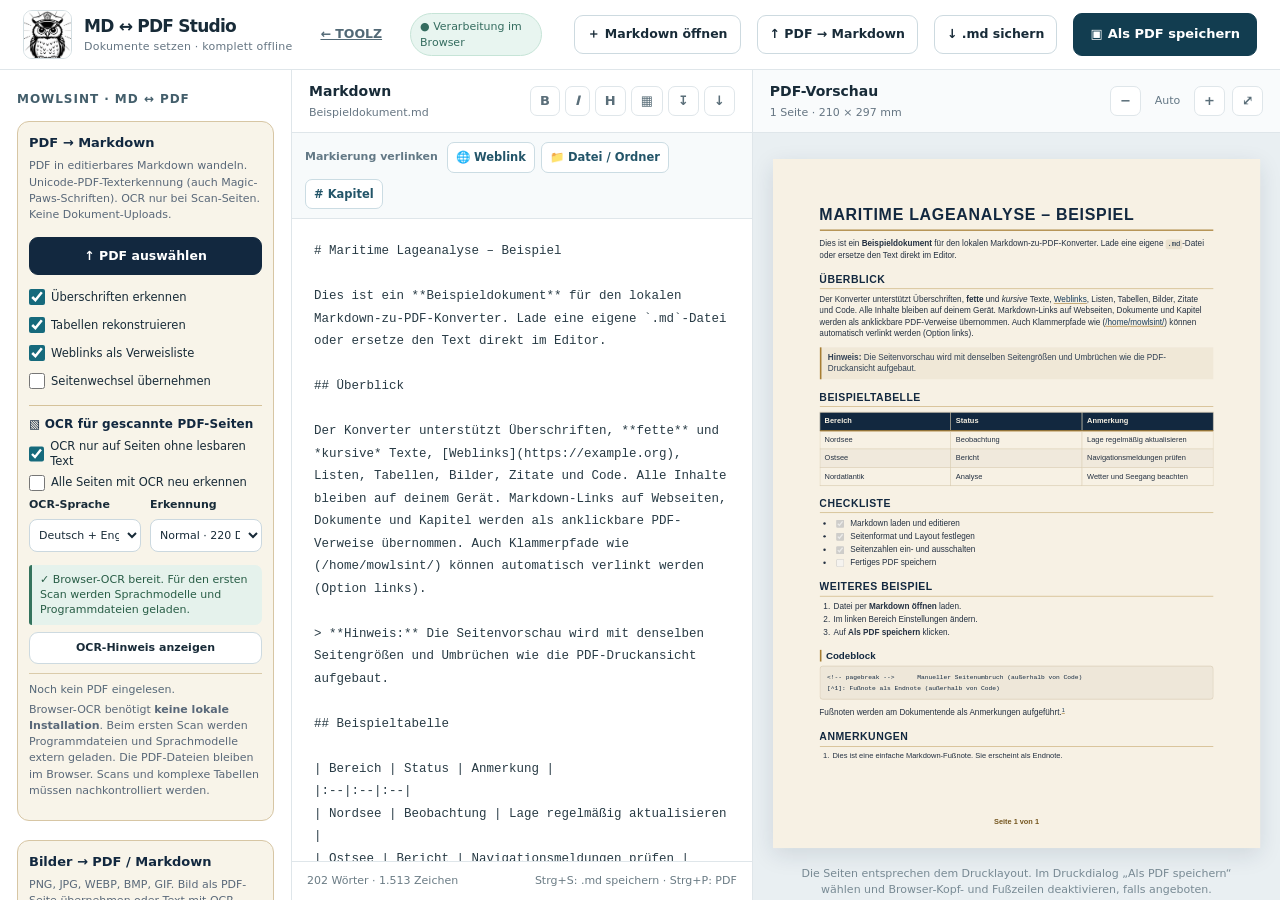
<file: md-pdf/index.html>
<!DOCTYPE html>
<html lang="de">
<head>
<meta charset="utf-8">
<meta name="viewport" content="width=device-width, initial-scale=1, viewport-fit=cover">
<meta name="color-scheme" content="light">
<title>MOwlSINT Toolz · MD ↔ PDF Studio</title>
<style>
:root{color-scheme:light;--ink:#182b38;--muted:#667683;--line:#dfe6ea;--blue:#166a7c;--navy:#123d50;--shell:#f3f6f8;--paper:#fff;--shadow:0 12px 36px #152a3c20;--ui-font:system-ui,-apple-system,BlinkMacSystemFont,"Segoe UI",sans-serif}
*{box-sizing:border-box}body{margin:0;color:var(--ink);background:var(--shell);font:14px/1.45 var(--ui-font)}button,input,select,textarea{font:inherit}button{cursor:pointer}button:disabled{opacity:.4;cursor:not-allowed}button:focus-visible,input:focus-visible,select:focus-visible,textarea:focus-visible{outline:3px solid #67b2c9;outline-offset:2px}
.topbar{height:70px;display:flex;align-items:center;gap:16px;padding:0 23px;background:#fff;border-bottom:1px solid var(--line);position:relative;z-index:3}.brand{display:flex;align-items:center;gap:12px;flex-shrink:0}.brand-logo{background:#fff;border:1px solid #d3dee2;border-radius:9px;width:49px;height:49px;display:grid;place-items:center;overflow:hidden;flex-shrink:0}.brand-logo img{display:block;width:100%;height:100%;object-fit:cover;object-position:center}.brand b{display:block;font-size:17px;letter-spacing:-.045em}.brand small{display:block;color:var(--muted);font-size:11px;letter-spacing:.02em}.offline{font-size:11px;color:#346c5f;background:#e8f5f0;border:1px solid #c6e4d7;padding:5px 9px;border-radius:30px}.top-spacer{flex:1}.btn{border:1px solid #cddae0;background:white;color:var(--ink);border-radius:9px;padding:9px 12px;font-size:12.5px;font-weight:650;white-space:nowrap}.btn:hover{background:#f0f6f7}.btn.primary{background:var(--navy);border-color:var(--navy);color:white}.btn.primary:hover{background:#20576a}.btn.ghost{border:0;background:transparent;color:#526976}.btn.large{padding:11px 16px;font-size:13px}.btn-icon{margin-right:5px}.workflow{height:calc(100vh - 70px);min-height:550px;display:grid;grid-template-columns:292px minmax(330px,36%) minmax(300px,1fr);overflow:hidden}.sidebar{background:#fff;border-right:1px solid var(--line);overflow:auto;padding:18px 17px 28px}.side-title{font-size:12px;font-weight:800;letter-spacing:.08em;text-transform:uppercase;margin:3px 0 18px;color:#435e6b}.field{margin:0 0 15px}.field label{display:block;font-weight:650;font-size:12px;margin:0 0 6px}.field input:not([type=checkbox]),.field select{width:100%;border:1px solid #cbd8df;border-radius:8px;height:37px;padding:6px 9px;background:#fff;color:var(--ink);font-size:12.5px}.two{display:grid;grid-template-columns:1fr 1fr;gap:9px}.three{display:grid;grid-template-columns:1fr 1fr 1fr;gap:7px}.slider-row{display:grid;grid-template-columns:1fr 54px;gap:8px;align-items:center}.slider-row input[type=range]{width:100%;accent-color:var(--blue)}.slider-row input[type=number]{width:54px!important;text-align:center;padding:5px 2px!important}.divider{border-top:1px solid var(--line);margin:20px 0}.section-head{font-size:11px;font-weight:750;color:#7c8994;text-transform:uppercase;letter-spacing:.09em;margin:19px 0 11px}.check{display:flex;align-items:center;gap:9px;min-height:32px;cursor:pointer;font-size:12.5px;font-weight:530}.check input{accent-color:var(--blue);width:16px;height:16px;margin:0}.help{font-size:11px;color:var(--muted);margin:3px 0 11px}.hide{display:none!important}.accent-note{font-size:11px;line-height:1.5;background:#f0f6f8;border-radius:9px;padding:11px;color:#526e78;margin-top:14px}.editor-pane{min-width:0;display:flex;flex-direction:column;background:#fff;border-right:1px solid var(--line)}.pane-head{min-height:63px;display:flex;align-items:center;justify-content:space-between;gap:9px;border-bottom:1px solid var(--line);padding:10px 17px}.pane-heading{font-size:14px;font-weight:750}.pane-subtitle{font-size:11px;color:var(--muted);margin-top:3px}.pane-actions{display:flex;gap:5px;align-items:center}.iconbtn{border:1px solid var(--line);background:white;border-radius:7px;padding:5px 9px;font-weight:700;color:#5a6e79;font-size:13px}.iconbtn:hover{background:#eef4f7}.editor{background:#fff;color:#283b45;resize:none;outline:none;border:0;width:100%;flex:1;padding:21px 22px;min-height:200px;font:12.5px/1.8 ui-monospace,SFMono-Regular,Consolas,"Liberation Mono",monospace;tab-size:2;white-space:pre-wrap}.editor:focus{outline:none}.editor-foot{border-top:1px solid var(--line);padding:11px 15px;display:flex;align-items:center;justify-content:space-between;color:#6b7c85;font-size:11px}.preview-pane{overflow:auto;position:relative;min-width:0;background:#e9eff2}.preview-pane .pane-head{background:#f9fbfc;position:sticky;top:0;z-index:2}.preview-toolbar{display:flex;gap:7px;align-items:center}.zoom-tag{font-size:11px;color:#647785;min-width:39px;text-align:center}.canvas{padding:26px 12px 60px;min-height:250px}.pages{display:flex;flex-direction:column;align-items:center;gap:22px}.page-frame{position:relative;flex:0 0 auto}.paper{position:absolute;left:0;top:0;background:white;overflow:hidden;box-shadow:var(--shadow);transform-origin:top left;box-sizing:border-box;color:#1c2630;font-family:Arial,sans-serif;print-color-adjust:exact;-webkit-print-color-adjust:exact}.page-content{position:absolute;overflow:hidden;display:flow-root;box-sizing:border-box}.page-header,.page-footer,.page-number{position:absolute;font-family:Arial,sans-serif;font-size:9pt;color:#78828c;white-space:nowrap;text-overflow:ellipsis;overflow:hidden}.page-header{top:10mm;left:20mm;right:20mm;padding-bottom:5px;border-bottom:1px solid #cfd7dd}.page-footer{bottom:9mm;left:20mm;right:20mm;padding-top:5px;border-top:1px solid #cfd7dd}.page-number{bottom:9mm;min-width:45px}.page-number.left{left:var(--page-ml)}.page-number.center{left:0;right:0;text-align:center}.page-number.right{right:var(--page-mr);text-align:right}.page-number.if-footer{bottom:5mm}.paper.theme-standard{--head-color:#223c4d;--heading-line:transparent;--body-font:Arial,Helvetica,sans-serif}.paper.theme-report{--head-color:#12546d;--heading-line:#c4dbe2;--body-font:Arial,Helvetica,sans-serif}.paper.theme-academic{--head-color:#222;--heading-line:#d8d8d8;--body-font:Georgia,"Times New Roman",serif}.paper.font-sans{--body-font:Arial,Helvetica,sans-serif}.paper.font-serif{--body-font:Georgia,"Times New Roman",serif}.paper.font-modern{--body-font:system-ui,-apple-system,"Segoe UI",sans-serif}.paper.font-mono{--body-font:"Liberation Mono",Consolas,monospace}.md-doc{font-family:var(--body-font);font-size:var(--doc-pt,10pt);line-height:var(--doc-lh,1.42);color:#23313b;overflow-wrap:anywhere;hyphens:auto}.md-doc>*:first-child{margin-top:0!important}.md-doc p{margin:0 0 .88em}.md-doc h1,.md-doc h2,.md-doc h3,.md-doc h4,.md-doc h5,.md-doc h6{font-family:Arial,Helvetica,sans-serif;color:var(--head-color);font-weight:720;break-after:avoid;page-break-after:avoid;line-height:1.2;margin:1.15em 0 .46em}.md-doc h1{font-size:1.95em;border-bottom:1px solid var(--heading-line);padding-bottom:.23em;margin-top:.35em}.md-doc h2{font-size:1.46em;border-bottom:1px solid var(--heading-line);padding-bottom:.18em}.md-doc h3{font-size:1.19em}.md-doc h4,.md-doc h5{font-size:1.04em}.md-doc h6{font-size:1em;color:#586b78}.theme-report .md-doc h1{text-transform:uppercase;font-weight:790;letter-spacing:.04em}.theme-report .md-doc h2{text-transform:uppercase;font-size:1.28em;letter-spacing:.045em}.theme-academic .md-doc h1,.theme-academic .md-doc h2,.theme-academic .md-doc h3{font-family:Georgia,"Times New Roman",serif;font-weight:bold}.md-doc a{color:#166986;text-decoration:underline;text-underline-offset:2px}.md-doc ul,.md-doc ol{padding-left:1.6em;margin:.36em 0 .95em}.md-doc li{padding-left:.13em;margin:.16em 0}.md-doc li>p{margin-bottom:.3em}.md-doc li input[type=checkbox]{accent-color:#3a778b;margin-right:.5em;vertical-align:middle}.md-doc blockquote{border-left:3px solid #8cb6c5;padding:.15em 0 .13em 1em;margin:.65em 0 1em;color:#53646f;background:#f6f9fa}.md-doc blockquote>*:last-child{margin-bottom:0}.md-doc hr{border:0;border-top:1px solid #ccd4db;margin:1.35em 0}.md-doc pre{background:#f0f3f6;border:1px solid #d9e1e5;border-radius:5px;padding:.8em 1em;margin:.55em 0 1em;white-space:pre-wrap;overflow-wrap:anywhere;font: .87em/1.48 "Liberation Mono",Consolas,monospace}.md-doc code{font: .88em "Liberation Mono",Consolas,monospace;background:#eff3f5;padding:.06em .24em;border-radius:3px}.md-doc pre code{background:transparent;padding:0}.md-doc table{border-collapse:collapse;width:100%;margin:.55em 0 1.05em;font-size:.91em;table-layout:fixed}.md-doc th,.md-doc td{border:1px solid #d0dbe1;padding:.47em .62em;text-align:left;vertical-align:top;overflow-wrap:anywhere}.md-doc th{background:#e9f0f4;font-weight:750;color:#28485a}.md-doc tbody tr:nth-child(even){background:#f7fafb}.md-doc img{max-width:100%;max-height:var(--content-h,240mm);height:auto;object-fit:contain}.md-doc img.failed-image{border:1px dashed #c0cbd1;padding:10px}.md-doc figure{text-align:center}.md-doc sup{font-size:.7em}.md-doc .endnotes ol{font-size:.92em}.md-doc .toc-title{font-size:1.9em;margin:0 0 1.1em;border-bottom:1px solid #c1d2da;padding-bottom:.35em}.md-doc .toc-entry{display:flex;align-items:baseline;gap:5px;margin:0 0 .51em;font-size:.92em}.md-doc .toc-entry .toc-label{flex-shrink:1;min-width:0}.md-doc .toc-entry .toc-dots{flex:1;border-bottom:1px dotted #9cabb4;height:.7em;min-width:8px}.md-doc .toc-entry .toc-pg{min-width:1.5em;text-align:right;color:#647682}.md-doc .toc-entry.toc-l2{padding-left:1.2em}.md-doc .toc-entry.toc-l3{padding-left:2.4em}.md-doc .toc-entry.toc-l4{padding-left:3.5em}.cover{height:100%;display:flex;flex-direction:column;justify-content:center;padding-bottom:12%;font-family:var(--body-font)}.cover::before{content:"";width:19mm;height:2mm;background:#23718a;display:block;margin-bottom:15mm}.cover-kicker{font:bold 10pt Arial,sans-serif;letter-spacing:.16em;text-transform:uppercase;color:#387b8c;margin-bottom:9mm}.cover-title{font-size:30pt;line-height:1.14;font-weight:760;color:#163d53;margin:0 0 7mm;overflow-wrap:anywhere}.cover-subtitle{font-size:14pt;color:#576c7a;margin:0 0 20mm}.cover-meta{font-size:10pt;color:#71808a;border-top:1px solid #dce4e8;padding-top:5mm}.print-note{color:#5d6e77;font-size:11px}.toast{position:fixed;right:20px;bottom:20px;background:#183e50;color:#fff;padding:11px 17px;border-radius:10px;box-shadow:0 10px 30px #0003;z-index:20;max-width:340px;opacity:0;transform:translateY(12px);pointer-events:none;transition:opacity .18s,transform .18s}.toast.show{opacity:1;transform:translateY(0)}.bottom-hint{color:#788a94;font-size:11px;text-align:center;margin:18px auto 0;max-width:520px;padding:0 16px}.mobile-tabs{display:none}.status-pill{font-size:11px;background:#e8eff2;color:#456674;border-radius:14px;padding:5px 9px}.warning{background:#fff5db;border:1px solid #efdb9d;color:#80611c;padding:8px 10px;margin:9px 0;border-radius:7px;font-size:11px}.mobile-settings{display:none}.mobile-label{display:none}
/* Direct link insertion in the left Markdown editor. */
.quick-link-toolbar{display:flex;flex-wrap:wrap;align-items:center;gap:6px;border-bottom:1px solid var(--line);background:#f7fafb;padding:9px 13px}
.quick-link-toolbar span{font-size:11px;color:#637986;font-weight:650;margin-right:3px}
.quick-link-toolbar button{border:1px solid #cbdce3;border-radius:7px;background:white;color:#235569;font-size:11.5px;font-weight:650;padding:6px 8px;white-space:nowrap}
.quick-link-toolbar button:hover{background:#eaf3f6;border-color:#8ab1c1}
.link-editor-panel{display:flex;flex-direction:column;gap:5px;max-height:50%;overflow:auto;padding:12px 14px;border-bottom:2px solid #a0c5d2;background:#f3f8fa}
.link-panel-title{font-size:13px;font-weight:800;color:var(--navy)}.link-panel-selected{color:#6e7f89;font-size:11px;white-space:nowrap;text-overflow:ellipsis;overflow:hidden;margin-bottom:4px}
.link-editor-panel>label{font-size:11.5px;font-weight:700;margin-top:2px}.link-editor-panel>input{width:100%;border:1px solid #c7d8df;border-radius:7px;background:#fff;color:var(--ink);padding:8px 10px;font-size:12.5px}
.link-multi-options{display:flex;flex-direction:column;gap:6px;margin-top:3px}.link-multi-options label{font-size:11.5px;color:#3f5d6b;display:flex;align-items:center;gap:7px}.link-multi-options input{accent-color:var(--blue)}
.link-panel-hint{font-size:11px;line-height:1.5;color:#637986;margin:5px 0}.link-panel-hint.warning{color:#92561d;font-weight:600}
.link-panel-actions{display:flex;gap:8px;justify-content:flex-end}
@media(max-width:460px){.quick-link-toolbar{gap:5px;padding:8px}.quick-link-toolbar span{width:100%}.quick-link-toolbar button{flex:1;font-size:11px;padding:7px 3px}.link-editor-panel{max-height:55%}}
@media(max-width:1250px){.workflow{grid-template-columns:250px minmax(280px,38%) minmax(290px,1fr)}.sidebar{padding:15px 12px}.topbar{padding:0 12px;gap:9px}.brand small{display:none}}
@media(max-width:880px){.topbar{height:61px}.topbar #saveMdTop{display:none}.workflow{height:calc(100dvh - 106px);min-height:380px;display:block}.sidebar{display:none;position:fixed;inset:61px 0 45px;z-index:10;max-width:350px;box-shadow:15px 0 40px #0002}.sidebar.show{display:block}.editor-pane,.preview-pane{display:none;width:100%;height:100%}.workflow.view-editor .editor-pane,.workflow.view-preview .preview-pane{display:flex}.preview-pane{flex-direction:column}.preview-pane .canvas{overflow-y:auto;flex:1}.mobile-tabs{height:45px;display:grid;grid-template-columns:repeat(3,1fr);background:#fff;border-top:1px solid var(--line);position:fixed;bottom:0;left:0;right:0;z-index:11}.mobile-tabs button{border:0;background:white;color:#6b7d87;font-size:12px;font-weight:700}.mobile-tabs button.active{color:var(--navy);border-top:3px solid var(--navy)}.brand b{font-size:15px}.brand-logo{width:37px;height:37px}.offline{display:none}.topbar .btn{padding:8px 10px}.pane-head{min-height:55px}.preview-pane .pane-head{position:relative}.canvas{padding-top:16px}.editor{padding:16px}.bottom-hint{margin-bottom:36px}}
@media(max-width:460px){.topbar{gap:5px;padding:0 8px}.brand{gap:6px}.brand b{font-size:13px}.brand-logo{width:33px;height:33px;font-size:12px;border-radius:9px}.topbar .btn{font-size:11px;padding:7px 8px}.topbar .btn .btn-icon{display:none}.topbar .btn .full-label{display:none}.topbar .btn .mobile-label{display:inline}.pane-actions .iconbtn:nth-child(4),.pane-actions .iconbtn:nth-child(5){display:none}}
@media print{
  html,body{margin:0!important;padding:0!important;background:white!important;width:auto!important;height:auto!important;overflow:visible!important}
  .topbar,.sidebar,.editor-pane,.pane-head,.bottom-hint,.mobile-tabs,.toast{display:none!important}
  .workflow,.preview-pane,.canvas,.pages{display:block!important;width:auto!important;height:auto!important;max-height:none!important;min-height:0!important;overflow:visible!important;position:static!important;background:white!important;padding:0!important;margin:0!important;border:0!important}
  .page-frame{width:auto!important;height:auto!important;position:relative!important;padding:0!important;margin:0!important;overflow:visible!important;break-inside:avoid!important;page-break-inside:avoid!important}
  .paper{position:relative!important;left:0!important;top:0!important;transform:none!important;box-shadow:none!important;margin:0!important;border:none!important;break-after:page;page-break-after:always}
  .page-frame:last-child .paper{break-after:auto!important;page-break-after:auto!important}
  .md-doc a{color:#166986!important}
}

/* MOwlSINT report template: ivory paper, dark navy and restrained brass-gold.
   Scope everything to .theme-report: Standard and Academic remain untouched. */
.paper.theme-report {
  --mowl-ivory: #F7F1E4;
  --mowl-navy: #12283F;
  --mowl-navy-2: #203B55;
  --mowl-gold: #A77E33;
  --mowl-gold-dark: #74551E;
  --mowl-rule: #C7AB70;
  --head-color: var(--mowl-navy);
  --heading-line: var(--mowl-rule);
  --body-font: Arial, Helvetica, sans-serif;
  background-color: var(--mowl-ivory);
  color: var(--mowl-navy);
}
.paper.theme-report .md-doc {color: #243142;}
.paper.theme-report .md-doc h1,
.paper.theme-report .md-doc h2,
.paper.theme-report .md-doc h3,
.paper.theme-report .md-doc h4,
.paper.theme-report .md-doc h5,
.paper.theme-report .md-doc h6 {color:var(--mowl-navy);}
.paper.theme-report .md-doc h1 {
  border-bottom: 2px solid var(--mowl-gold);
  padding-bottom:.32em;
  letter-spacing:.045em;
}
.paper.theme-report .md-doc h2 {
  border-bottom:1px solid var(--mowl-rule);
  padding-bottom:.22em;
}
.paper.theme-report .md-doc h3 {border-left:3px solid var(--mowl-gold);padding-left:.48em;}
.paper.theme-report .md-doc a {color:#173C5B!important;text-decoration-color:var(--mowl-gold);text-underline-offset:2px;}
.paper.theme-report .md-doc blockquote {
  background:#F0E8D7;
  color:#304054;
  border-left:3px solid var(--mowl-gold);
  padding:.55em .8em;
}
.paper.theme-report .md-doc hr {border-top:1px solid var(--mowl-rule);}
.paper.theme-report .md-doc table {border-color:#D5C7AD;}
.paper.theme-report .md-doc th,
.paper.theme-report .md-doc td {border-color:#D7C9AD;}
.paper.theme-report .md-doc th {
  background:var(--mowl-navy);
  color:#F9F3E5;
  border-bottom:2px solid var(--mowl-gold);
}
.paper.theme-report .md-doc tbody tr:nth-child(even) {background:#F0E9DC;}
.paper.theme-report .md-doc pre {background:#EEE7D9;border-color:#D4C7AF;}
.paper.theme-report .md-doc code {background:#EAE1CE;color:var(--mowl-navy);}
.paper.theme-report .md-doc pre code {background:transparent;}
.paper.theme-report .md-doc li input[type=checkbox] {accent-color:var(--mowl-navy);}
.paper.theme-report .md-doc .toc-title {border-bottom:2px solid var(--mowl-gold);color:var(--mowl-navy);}
.paper.theme-report .md-doc .toc-entry .toc-dots {border-bottom-color:var(--mowl-rule);}
.paper.theme-report .md-doc .toc-entry .toc-pg {color:var(--mowl-navy-2);}
.paper.theme-report .page-number {color:var(--mowl-gold-dark);font-weight:600;}
.paper.theme-report .page-header,
.paper.theme-report .page-footer {color:var(--mowl-navy-2);border-color:var(--mowl-rule);}
.paper.theme-report .cover::before {background:var(--mowl-gold);}
.paper.theme-report .cover-kicker {color:var(--mowl-gold-dark);}
.paper.theme-report .cover-title {color:var(--mowl-navy);}
.paper.theme-report .cover-subtitle {color:var(--mowl-navy-2);}
.paper.theme-report .cover-meta {color:var(--mowl-navy-2);border-top-color:var(--mowl-rule);}
@media print {
  .paper.theme-report {background-color:#F7F1E4!important;-webkit-print-color-adjust:exact;print-color-adjust:exact;}
  .paper.theme-report .md-doc th {background:#12283F!important;color:#F9F3E5!important;-webkit-print-color-adjust:exact;print-color-adjust:exact;}
  .paper.theme-report .md-doc a {color:#173C5B!important;}
}

/* PDF to Markdown import – no external network PDF upload */
.pdf-import-card{border:1px solid #d7c6a4;background:#f8f4e9;border-radius:12px;padding:12px 11px 10px;margin:-5px 0 24px}
.pdf-import-card strong{display:block;color:#12283f;font-size:13px;margin-bottom:5px}
.pdf-import-card .help{color:#596879;line-height:1.48}
.pdf-import-card .check{font-size:11.5px;line-height:1.3;min-height:28px;gap:6px}
.pdf-import-button{width:100%;background:#12283f!important;border-color:#12283f!important;color:#fff!important;margin:3px 0 8px}
.pdf-import-button:hover{background:#203b55!important}
.pdf-import-status{font-size:11px;line-height:1.45;border-top:1px solid #dacbaa;padding:8px 0 0;margin:5px 0 4px;color:#566979;overflow-wrap:anywhere}
.pdf-import-status.pdf-warning{color:#804c28;font-weight:600}
@media(max-width:1100px){.topbar #openPdfTop .full-label{display:none}.topbar #openPdfTop .mobile-label{display:inline}}
@media(max-width:650px){.topbar{gap:5px}.brand{gap:6px}.topbar .btn{padding:7px 8px;font-size:11px}.brand small{display:none}.topbar #printTop .full-label{display:none}.topbar #printTop .mobile-label{display:inline}}

/* Offline OCR bridge: visual status and small controls, matches MOwlSINT ivory/navy/gold. */
.ocr-settings{margin:10px 0 9px;border-top:1px solid #D5C29A;padding-top:10px}
.ocr-settings .ocr-settings-title{font-size:12px;color:#12283f;letter-spacing:.01em;margin-bottom:5px}
.ocr-settings .field{margin-bottom:5px}.ocr-settings .field label{font-size:11px}
.ocr-settings .field select{height:33px;font-size:11px;padding:4px 5px}
.ocr-status{border-left:3px solid #A77E33;padding:7px 8px;margin:8px 0 7px;background:#F1E8D7;border-radius:3px 7px 7px 3px;font-size:11px;color:#384b59;line-height:1.4}
.ocr-status.ok{border-left-color:#34735D;background:#E5F2EC;color:#285D46}
.ocr-status.err{border-left-color:#B06B43;background:#FFF0E7;color:#895033}
.ocr-check{display:block;width:100%;font-size:11px!important;padding:7px!important}
.pdf-import-card .two .btn{white-space:normal;min-height:38px}
</style>
<style id="printPageSize">@page { size: A4 portrait; margin: 0; }</style>
<script src="./browser-ocr.js"></script>
</head>
<body>
<header class="topbar">
  <div class="brand"><div class="brand-logo" title="MOwlSINT – Original-Eule"><img src="[data-uri]" alt="MOwlSINT-Eule"></div><div><b>MD ↔ PDF Studio</b><small>Dokumente setzen · komplett offline</small></div></div>
  <a class="btn ghost" href="../" aria-label="Zur Toolz-Startseite">← TOOLZ</a><span class="offline">● Verarbeitung im Browser</span><div class="top-spacer"></div>
  <button class="btn secondary-action" id="openMdTop"><span class="full-label">＋ Markdown öffnen</span><span class="mobile-label">↑ MD</span></button>
  <button class="btn secondary-action" id="openPdfTop" title="PDF auslesen und als editierbares Markdown übernehmen"><span class="full-label">↑ PDF → Markdown</span><span class="mobile-label">↑ PDF</span></button>
  <button class="btn secondary-action" id="saveMdTop">↓ .md sichern</button>
  <button class="btn primary large" id="printTop"><span class="btn-icon">▣</span><span class="full-label">Als PDF speichern</span><span class="mobile-label">PDF</span></button>
</header>
<div class="workflow view-preview" id="workflow">
  <aside class="sidebar" id="sidebar">
    <div class="side-title">MOwlSINT · MD ↔ PDF</div>
    <div class="pdf-import-card">
      <strong>PDF → Markdown</strong>
      <p class="help">PDF in editierbares Markdown wandeln. Unicode-PDF-Texterkennung (auch Magic-Paws-Schriften). OCR nur bei Scan-Seiten. Keine Dokument-Uploads.</p>
      <button class="btn pdf-import-button" type="button" id="openPdfSide">↑ PDF auswählen</button>
      <label class="check"><input type="checkbox" id="pdfDetectHeadings" checked> Überschriften erkennen</label>
      <label class="check"><input type="checkbox" id="pdfDetectTables" checked> Tabellen rekonstruieren</label>
      <label class="check"><input type="checkbox" id="pdfCollectLinks" checked> Weblinks als Verweisliste</label>
      <label class="check"><input type="checkbox" id="pdfPageBreaks"> Seitenwechsel übernehmen</label>
      <div class="ocr-settings">
        <strong class="ocr-settings-title">▧ OCR für gescannte PDF-Seiten</strong>
        <label class="check"><input type="checkbox" id="pdfAutoOCR" checked> OCR nur auf Seiten ohne lesbaren Text</label>
        <label class="check"><input type="checkbox" id="pdfForceOCR"> Alle Seiten mit OCR neu erkennen</label>
        <div class="two">
          <div class="field"><label for="ocrLanguage">OCR-Sprache</label>
            <select id="ocrLanguage"><option value="deu+eng">Deutsch + Englisch</option><option value="deu">Deutsch</option><option value="eng">Englisch</option></select></div>
          <div class="field"><label for="ocrDpi">Erkennung</label>
            <select id="ocrDpi"><option value="180">Schnell · 180 DPI</option><option value="220" selected>Normal · 220 DPI</option><option value="300">Genau · 300 DPI</option></select></div>
        </div>
        <div class="ocr-status" id="ocrServiceStatus" aria-live="polite">Browser-OCR bereit. Beim ersten Scan wird Internet für Sprachmodelle benötigt.</div>
        <button type="button" class="btn ocr-check" id="ocrCheckButton">OCR-Hinweis anzeigen</button>
      </div>
      <div class="pdf-import-status" id="pdfImportStatus" aria-live="polite">Noch kein PDF eingelesen.</div>
      <p class="help">Browser-OCR benötigt <b>keine lokale Installation</b>. Beim ersten Scan werden Programmdateien und Sprachmodelle extern geladen. Die PDF-Dateien bleiben im Browser. Scans und komplexe Tabellen müssen nachkontrolliert werden.</p>
    </div>
    <div class="pdf-import-card"><strong>Bilder → PDF / Markdown</strong><p class="help">PNG, JPG, WEBP, BMP, GIF. Bild als PDF-Seite übernehmen oder Text mit OCR erkennen.</p><div class="two"><button class="btn pdf-import-button" id="imageAsPdfButton" type="button">▧ Bild → PDF</button><button class="btn pdf-import-button" id="imageOcrButton" type="button">▤ Bild → MD (OCR)</button></div><p class="help">Bild → PDF: Bilder einfügen und oben „Als PDF speichern“. Beim Markdown-Export die Bilddateien im selben Ordner aufbewahren.</p><div class="pdf-import-status" id="imageImportStatus" aria-live="polite">Noch kein Bild übernommen.</div></div>
    <div class="side-title">Dokument gestalten</div>
    <div class="section-head">Allgemein</div>
    <div class="field"><label for="titleInput">Dokumenttitel</label><input id="titleInput" placeholder="Aus erster Überschrift übernehmen"></div><div class="field"><label for="pdfName">PDF-Dateiname (optional)</label><input id="pdfName" placeholder="Ohne .pdf · sonst Dateiname aus .md"></div>
    <div class="two">
      <div class="field"><label for="format">Papierformat</label><select id="format"><option>A4</option><option>A5</option><option>Letter</option></select></div>
      <div class="field"><label for="orientation">Ausrichtung</label><select id="orientation"><option value="portrait">Hochformat</option><option value="landscape">Querformat</option></select></div>
    </div>
    <div class="field"><label for="theme">Dokumentvorlage</label><select id="theme"><option value="report">Report · Sachlich (MOwlSINT)</option><option value="standard">Standard · Klar</option><option value="academic">Academic · Klassisch</option></select></div>
    <div class="two">
      <div class="field"><label for="font">Schriftfamilie</label><select id="font"><option value="auto">Vorlagenstandard</option><option value="sans">Arial</option><option value="serif">Georgia</option><option value="modern">Systemschrift</option><option value="mono">Monospace</option></select></div>
      <div class="field"><label for="fontSize">Schriftgröße</label><select id="fontSize"><option value="9">9 pt</option><option value="10" selected>10 pt</option><option value="11">11 pt</option><option value="12">12 pt</option><option value="13">13 pt</option><option value="14">14 pt</option></select></div>
    </div>
    <div class="field"><label for="lineHeight">Zeilenabstand</label><select id="lineHeight"><option value="1.25">Kompakt</option><option value="1.42" selected>Normal</option><option value="1.65">Großzügig</option></select></div>
    <div class="field"><label for="marginPreset">Seitenränder</label><select id="marginPreset"><option value="normal">Normal · 20 mm</option><option value="narrow">Schmal · 12 mm</option><option value="wide">Breit · 30 mm</option><option value="custom">Individuell</option></select></div><div class="field"><label>Individuelle Ränder (mm)</label><div class="two"><div><input type="number" min="8" max="45" step="1" id="marginH" value="20" title="Links / rechts" aria-label="Linker und rechter Seitenrand"><div class="help">Links / rechts</div></div><div><input type="number" min="8" max="45" step="1" id="marginV" value="20" title="Oben / unten" aria-label="Oberer und unterer Seitenrand"><div class="help">Oben / unten</div></div></div></div>
    <div class="divider"></div>
    <div class="section-head">Seiten & Struktur</div>
    <label class="check"><input type="checkbox" id="pageNumbers" checked> Seitenzahlen anzeigen</label>
    <div id="numberOpts" style="padding:5px 0 7px 25px">
      <div class="two"><div class="field"><label for="numberPosition">Position</label><select id="numberPosition"><option value="center">Unten mittig</option><option value="right">Unten rechts</option><option value="left">Unten links</option></select></div><div class="field"><label for="startNumber">Start bei</label><input type="number" id="startNumber" min="1" max="9999" value="1"></div></div>
      <label class="check"><input type="checkbox" id="showTotal" checked> „Seite 1 von 5“</label>
    </div>
    <label class="check"><input type="checkbox" id="coverToggle"> Deckblatt erzeugen</label>
    <div class="field hide" id="coverOpts" style="margin:5px 0 9px 25px"><label for="subtitle">Untertitel (optional)</label><input id="subtitle" placeholder="Untertitel für das Deckblatt"><label for="author" style="margin-top:8px">Autor / Organisation</label><input id="author" placeholder="Name oder Organisation"></div>
    <label class="check"><input type="checkbox" id="tocToggle"> Inhaltsverzeichnis erzeugen</label>
    <label class="check"><input type="checkbox" id="headerToggle"> Kopfzeile anzeigen</label>
    <div class="field hide" id="headerOpts" style="margin:4px 0 9px 25px"><label for="headerText">Text · Variablen: {title}, {date}, {filename}</label><input id="headerText" value="{title}"></div>
    <label class="check"><input type="checkbox" id="footerToggle"> Fußzeile anzeigen</label>
    <div class="field hide" id="footerOpts" style="margin:4px 0 9px 25px"><label for="footerText">Text · Variablen wie oben</label><input id="footerText" placeholder="Eigener Fußzeilentext"></div>
    <div class="divider"></div>
    <div class="section-head">Links im PDF</div>
    <p class="help"><b>Direkt im Markdown-Editor:</b> Text oder mehrere Zeilen markieren und oberhalb des Eingabefelds „🌐 Weblink“, „📁 Datei / Ordner“ oder „# Kapitel“ auswählen. Danach das Ziel angeben und übernehmen.</p>
    <label class="check"><input type="checkbox" id="autoPathLinks" checked> Pfade in runden Klammern automatisch verlinken</label>
    <p class="help">Erkennt z. B. <code>(/home/mowlsint/)</code>, <code>(C:\Berichte\datei.pdf)</code> und <code>(anlagen/bericht.pdf)</code> als Verweise. Codeblöcke und Inline-Code bleiben unverändert. Bei Serverpfaden ist für den Zugriff vom eigenen Rechner eine erreichbare Adresse nötig.</p>
    <div class="field"><label for="linkBase">Basisordner für lokale Dokumentlinks (optional)</label><input id="linkBase" placeholder="z. B. C:\Berichte\2026" spellcheck="false"><p class="help">Relative Markdown-Links wie <code>[Anhang](anlagen/karte.pdf)</code> werden zu anklickbaren Dateiverweisen im PDF. Trage hier den Ordner ein, in dem sich „anlagen“ befindet. Webseiten brauchen keinen Basisordner.</p></div>
    <p class="help" id="linkInfo" aria-live="polite">Web-, Kapitel- und Dateiverweise werden übernommen.</p>
    <p class="help">Achtung: <code>file:///home/mowlsint/</code> ist kein Fernzugriff auf Hetzner. Für entfernte Serverdateien einen HTTPS-Link verwenden. PDF-Reader können <code>file://</code>-Links sperren.</p>
    <div class="divider"></div>
    <div class="section-head">Dateien & Einstellungen</div>
    <button class="btn" id="addImages" style="width:100%;text-align:left;margin-bottom:9px">▧ Bilder für .md hinzufügen</button>
    <p class="help" id="imageInfo">Externe Bilder laden nicht automatisch. Lokale Bilddateien hier hinzufügen.</p>
    <div class="two"><button class="btn" id="exportSettings">↓ Einstellungen</button><button class="btn" id="importSettings">↑ Einstellungen</button></div>
    <div class="accent-note">Weblinks und interne Kapitelverweise bleiben anklickbar. Datei-Verweise können je nach PDF-Reader aus Sicherheitsgründen eine Bestätigung erfordern. Die Dokumentverarbeitung erfolgt im Browser. Für OCR werden Programmdateien und Sprachmodelle aus dem Internet nachgeladen – keine PDF-Dateien hochgeladen. Beim PDF-Export öffnet sich der Druckdialog: dort <b>„Als PDF speichern“</b> wählen. Keine Datenübertragung. <b>MOwlSINT-Report:</b> Im PDF-Druckdialog „Hintergrundgrafiken“ einschalten, damit das elfenbeinfarbene Papier und die Navy-Tabellenköpfe erscheinen.</div>
  </aside>
  <section class="editor-pane">
    <div class="pane-head"><div><div class="pane-heading">Markdown</div><div class="pane-subtitle" id="fileNameTag">Beispieldokument.md</div></div><div class="pane-actions"><button class="iconbtn" id="toolBold" title="Fett">B</button><button class="iconbtn" id="toolItalic" title="Kursiv"><i>I</i></button><button class="iconbtn" id="toolHeading" title="Überschrift">H</button><button class="iconbtn" id="toolTable" title="Beispieltabelle">▦</button><button class="iconbtn" id="toolBreak" title="Manueller Seitenumbruch">↧</button><button class="iconbtn" id="saveMdEditor" title="Markdown-Datei sichern">↓</button></div></div>
    <div class="quick-link-toolbar" role="toolbar" aria-label="Markierten Markdown-Text verlinken">
      <span>Markierung verlinken</span>
      <button type="button" id="toolWebLink" title="Aus markiertem Text einen Webseiten-Link machen">🌐 Weblink</button>
      <button type="button" id="toolFileLink" title="Aus markiertem Text einen Datei- oder Ordnerlink machen">📁 Datei / Ordner</button>
      <button type="button" id="toolAnchorLink" title="Auf eine Überschrift im selben PDF verlinken"># Kapitel</button>
    </div>
    <form class="link-editor-panel hide" id="linkEditorPanel" autocomplete="off" aria-label="Link bearbeiten">
      <div class="link-panel-title" id="linkPanelTitle">Link einfügen</div>
      <div class="link-panel-selected" id="linkSelectionInfo">Markierter Text</div>
      <label for="linkLabelInput">Anzeigetext</label>
      <input id="linkLabelInput" spellcheck="false" placeholder="Text, auf den man später klickt">
      <label for="linkTargetInput" id="linkTargetCaption">Zieladresse</label>
      <input id="linkTargetInput" spellcheck="false" placeholder="https://example.org">
      <div class="link-multi-options hide" id="linkMultiOptions">
        <label><input type="checkbox" id="linkEachLine" checked> Markierte Zeilen einzeln verlinken</label>
        <label><input type="checkbox" id="linkOwnTarget"> Eigene URL / eigenen Pfad je Zeile verwenden, falls er im Text steht</label>
      </div>
      <div class="link-panel-hint" id="linkPanelHint" aria-live="polite"></div>
      <div class="link-panel-actions">
        <button class="btn" type="button" id="linkCancel">Abbrechen</button>
        <button class="btn primary" type="submit" id="linkApply">Link einfügen</button>
      </div>
    </form>
    <textarea class="editor" id="editor" spellcheck="false" aria-label="Markdown-Editor"></textarea>
    <div class="editor-foot"><span id="wordCount">0 Wörter</span><span>Strg+S: .md speichern · Strg+P: PDF</span></div>
  </section>
  <section class="preview-pane" id="previewPane">
    <div class="pane-head"><div><div class="pane-heading">PDF-Vorschau</div><div class="pane-subtitle" id="pageCount">Wird gesetzt …</div></div><div class="preview-toolbar"><button class="iconbtn" id="zoomOut" title="Verkleinern">−</button><span class="zoom-tag" id="zoomTag">Auto</span><button class="iconbtn" id="zoomIn" title="Vergrößern">+</button><button class="iconbtn" id="zoomFit" title="An Breite anpassen">⤢</button></div></div>
    <div class="canvas" id="canvas"><div class="pages" id="pages"></div><p class="bottom-hint">Die Seiten entsprechen dem Drucklayout. Im Druckdialog „Als PDF speichern“ wählen und Browser-Kopf- und Fußzeilen deaktivieren, falls angeboten.</p></div>
  </section>
</div>
<nav class="mobile-tabs" id="mobileTabs"><button data-view="settings">⚙ Einstellungen</button><button data-view="editor">✎ Markdown</button><button data-view="preview" class="active">▣ Vorschau</button></nav>
<input type="file" id="pdfFile" accept=".pdf,application/pdf" hidden>
<input type="file" id="imagePdfFile" accept="image/png,image/jpeg,image/webp,image/bmp,image/gif,.png,.jpg,.jpeg,.webp,.bmp,.gif" multiple hidden>
<input type="file" id="imageOcrFile" accept="image/png,image/jpeg,image/webp,image/bmp,image/gif,.png,.jpg,.jpeg,.webp,.bmp,.gif" hidden>
<input type="file" id="mdFile" accept=".md,.markdown,.txt,text/markdown,text/plain" hidden>
<input type="file" id="imageFiles" accept="image/*" multiple hidden>
<input type="file" id="settingsFile" accept=".json,application/json" hidden>
<div class="toast" id="toast" role="status" aria-live="polite"></div>
<script>
/* Bundled MIT-licensed Marked parser. No network dependencies. */
/**
 * marked - a markdown parser
 * Copyright (c) 2011-2022, Christopher Jeffrey. (MIT Licensed)
 * https://github.com/markedjs/marked
 */

/**
 * DO NOT EDIT THIS FILE
 * The code in this file is generated from files in ./src/
 */

(function (global, factory) {
  typeof exports === 'object' && typeof module !== 'undefined' ? factory(exports) :
  typeof define === 'function' && define.amd ? define(['exports'], factory) :
  (global = typeof globalThis !== 'undefined' ? globalThis : global || self, factory(global.marked = {}));
})(this, (function (exports) { 'use strict';

  function _defineProperties(target, props) {
    for (var i = 0; i < props.length; i++) {
      var descriptor = props[i];
      descriptor.enumerable = descriptor.enumerable || false;
      descriptor.configurable = true;
      if ("value" in descriptor) descriptor.writable = true;
      Object.defineProperty(target, descriptor.key, descriptor);
    }
  }

  function _createClass(Constructor, protoProps, staticProps) {
    if (protoProps) _defineProperties(Constructor.prototype, protoProps);
    if (staticProps) _defineProperties(Constructor, staticProps);
    Object.defineProperty(Constructor, "prototype", {
      writable: false
    });
    return Constructor;
  }

  function _unsupportedIterableToArray(o, minLen) {
    if (!o) return;
    if (typeof o === "string") return _arrayLikeToArray(o, minLen);
    var n = Object.prototype.toString.call(o).slice(8, -1);
    if (n === "Object" && o.constructor) n = o.constructor.name;
    if (n === "Map" || n === "Set") return Array.from(o);
    if (n === "Arguments" || /^(?:Ui|I)nt(?:8|16|32)(?:Clamped)?Array$/.test(n)) return _arrayLikeToArray(o, minLen);
  }

  function _arrayLikeToArray(arr, len) {
    if (len == null || len > arr.length) len = arr.length;

    for (var i = 0, arr2 = new Array(len); i < len; i++) arr2[i] = arr[i];

    return arr2;
  }

  function _createForOfIteratorHelperLoose(o, allowArrayLike) {
    var it = typeof Symbol !== "undefined" && o[Symbol.iterator] || o["@@iterator"];
    if (it) return (it = it.call(o)).next.bind(it);

    if (Array.isArray(o) || (it = _unsupportedIterableToArray(o)) || allowArrayLike && o && typeof o.length === "number") {
      if (it) o = it;
      var i = 0;
      return function () {
        if (i >= o.length) return {
          done: true
        };
        return {
          done: false,
          value: o[i++]
        };
      };
    }

    throw new TypeError("Invalid attempt to iterate non-iterable instance.\nIn order to be iterable, non-array objects must have a [Symbol.iterator]() method.");
  }

  function getDefaults() {
    return {
      baseUrl: null,
      breaks: false,
      extensions: null,
      gfm: true,
      headerIds: true,
      headerPrefix: '',
      highlight: null,
      langPrefix: 'language-',
      mangle: true,
      pedantic: false,
      renderer: null,
      sanitize: false,
      sanitizer: null,
      silent: false,
      smartLists: false,
      smartypants: false,
      tokenizer: null,
      walkTokens: null,
      xhtml: false
    };
  }
  exports.defaults = getDefaults();
  function changeDefaults(newDefaults) {
    exports.defaults = newDefaults;
  }

  /**
   * Helpers
   */
  var escapeTest = /[&<>"']/;
  var escapeReplace = /[&<>"']/g;
  var escapeTestNoEncode = /[<>"']|&(?!#?\w+;)/;
  var escapeReplaceNoEncode = /[<>"']|&(?!#?\w+;)/g;
  var escapeReplacements = {
    '&': '&amp;',
    '<': '&lt;',
    '>': '&gt;',
    '"': '&quot;',
    "'": '&#39;'
  };

  var getEscapeReplacement = function getEscapeReplacement(ch) {
    return escapeReplacements[ch];
  };

  function escape(html, encode) {
    if (encode) {
      if (escapeTest.test(html)) {
        return html.replace(escapeReplace, getEscapeReplacement);
      }
    } else {
      if (escapeTestNoEncode.test(html)) {
        return html.replace(escapeReplaceNoEncode, getEscapeReplacement);
      }
    }

    return html;
  }
  var unescapeTest = /&(#(?:\d+)|(?:#x[0-9A-Fa-f]+)|(?:\w+));?/ig;
  /**
   * @param {string} html
   */

  function unescape(html) {
    // explicitly match decimal, hex, and named HTML entities
    return html.replace(unescapeTest, function (_, n) {
      n = n.toLowerCase();
      if (n === 'colon') return ':';

      if (n.charAt(0) === '#') {
        return n.charAt(1) === 'x' ? String.fromCharCode(parseInt(n.substring(2), 16)) : String.fromCharCode(+n.substring(1));
      }

      return '';
    });
  }
  var caret = /(^|[^\[])\^/g;
  /**
   * @param {string | RegExp} regex
   * @param {string} opt
   */

  function edit(regex, opt) {
    regex = typeof regex === 'string' ? regex : regex.source;
    opt = opt || '';
    var obj = {
      replace: function replace(name, val) {
        val = val.source || val;
        val = val.replace(caret, '$1');
        regex = regex.replace(name, val);
        return obj;
      },
      getRegex: function getRegex() {
        return new RegExp(regex, opt);
      }
    };
    return obj;
  }
  var nonWordAndColonTest = /[^\w:]/g;
  var originIndependentUrl = /^$|^[a-z][a-z0-9+.-]*:|^[?#]/i;
  /**
   * @param {boolean} sanitize
   * @param {string} base
   * @param {string} href
   */

  function cleanUrl(sanitize, base, href) {
    if (sanitize) {
      var prot;

      try {
        prot = decodeURIComponent(unescape(href)).replace(nonWordAndColonTest, '').toLowerCase();
      } catch (e) {
        return null;
      }

      if (prot.indexOf('javascript:') === 0 || prot.indexOf('vbscript:') === 0 || prot.indexOf('data:') === 0) {
        return null;
      }
    }

    if (base && !originIndependentUrl.test(href)) {
      href = resolveUrl(base, href);
    }

    try {
      href = encodeURI(href).replace(/%25/g, '%');
    } catch (e) {
      return null;
    }

    return href;
  }
  var baseUrls = {};
  var justDomain = /^[^:]+:\/*[^/]*$/;
  var protocol = /^([^:]+:)[\s\S]*$/;
  var domain = /^([^:]+:\/*[^/]*)[\s\S]*$/;
  /**
   * @param {string} base
   * @param {string} href
   */

  function resolveUrl(base, href) {
    if (!baseUrls[' ' + base]) {
      // we can ignore everything in base after the last slash of its path component,
      // but we might need to add _that_
      // https://tools.ietf.org/html/rfc3986#section-3
      if (justDomain.test(base)) {
        baseUrls[' ' + base] = base + '/';
      } else {
        baseUrls[' ' + base] = rtrim(base, '/', true);
      }
    }

    base = baseUrls[' ' + base];
    var relativeBase = base.indexOf(':') === -1;

    if (href.substring(0, 2) === '//') {
      if (relativeBase) {
        return href;
      }

      return base.replace(protocol, '$1') + href;
    } else if (href.charAt(0) === '/') {
      if (relativeBase) {
        return href;
      }

      return base.replace(domain, '$1') + href;
    } else {
      return base + href;
    }
  }
  var noopTest = {
    exec: function noopTest() {}
  };
  function merge(obj) {
    var i = 1,
        target,
        key;

    for (; i < arguments.length; i++) {
      target = arguments[i];

      for (key in target) {
        if (Object.prototype.hasOwnProperty.call(target, key)) {
          obj[key] = target[key];
        }
      }
    }

    return obj;
  }
  function splitCells(tableRow, count) {
    // ensure that every cell-delimiting pipe has a space
    // before it to distinguish it from an escaped pipe
    var row = tableRow.replace(/\|/g, function (match, offset, str) {
      var escaped = false,
          curr = offset;

      while (--curr >= 0 && str[curr] === '\\') {
        escaped = !escaped;
      }

      if (escaped) {
        // odd number of slashes means | is escaped
        // so we leave it alone
        return '|';
      } else {
        // add space before unescaped |
        return ' |';
      }
    }),
        cells = row.split(/ \|/);
    var i = 0; // First/last cell in a row cannot be empty if it has no leading/trailing pipe

    if (!cells[0].trim()) {
      cells.shift();
    }

    if (cells.length > 0 && !cells[cells.length - 1].trim()) {
      cells.pop();
    }

    if (cells.length > count) {
      cells.splice(count);
    } else {
      while (cells.length < count) {
        cells.push('');
      }
    }

    for (; i < cells.length; i++) {
      // leading or trailing whitespace is ignored per the gfm spec
      cells[i] = cells[i].trim().replace(/\\\|/g, '|');
    }

    return cells;
  }
  /**
   * Remove trailing 'c's. Equivalent to str.replace(/c*$/, '').
   * /c*$/ is vulnerable to REDOS.
   *
   * @param {string} str
   * @param {string} c
   * @param {boolean} invert Remove suffix of non-c chars instead. Default falsey.
   */

  function rtrim(str, c, invert) {
    var l = str.length;

    if (l === 0) {
      return '';
    } // Length of suffix matching the invert condition.


    var suffLen = 0; // Step left until we fail to match the invert condition.

    while (suffLen < l) {
      var currChar = str.charAt(l - suffLen - 1);

      if (currChar === c && !invert) {
        suffLen++;
      } else if (currChar !== c && invert) {
        suffLen++;
      } else {
        break;
      }
    }

    return str.slice(0, l - suffLen);
  }
  function findClosingBracket(str, b) {
    if (str.indexOf(b[1]) === -1) {
      return -1;
    }

    var l = str.length;
    var level = 0,
        i = 0;

    for (; i < l; i++) {
      if (str[i] === '\\') {
        i++;
      } else if (str[i] === b[0]) {
        level++;
      } else if (str[i] === b[1]) {
        level--;

        if (level < 0) {
          return i;
        }
      }
    }

    return -1;
  }
  function checkSanitizeDeprecation(opt) {
    if (opt && opt.sanitize && !opt.silent) {
      console.warn('marked(): sanitize and sanitizer parameters are deprecated since version 0.7.0, should not be used and will be removed in the future. Read more here: https://marked.js.org/#/USING_ADVANCED.md#options');
    }
  } // copied from https://stackoverflow.com/a/5450113/806777

  /**
   * @param {string} pattern
   * @param {number} count
   */

  function repeatString(pattern, count) {
    if (count < 1) {
      return '';
    }

    var result = '';

    while (count > 1) {
      if (count & 1) {
        result += pattern;
      }

      count >>= 1;
      pattern += pattern;
    }

    return result + pattern;
  }

  function outputLink(cap, link, raw, lexer) {
    var href = link.href;
    var title = link.title ? escape(link.title) : null;
    var text = cap[1].replace(/\\([\[\]])/g, '$1');

    if (cap[0].charAt(0) !== '!') {
      lexer.state.inLink = true;
      var token = {
        type: 'link',
        raw: raw,
        href: href,
        title: title,
        text: text,
        tokens: lexer.inlineTokens(text, [])
      };
      lexer.state.inLink = false;
      return token;
    }

    return {
      type: 'image',
      raw: raw,
      href: href,
      title: title,
      text: escape(text)
    };
  }

  function indentCodeCompensation(raw, text) {
    var matchIndentToCode = raw.match(/^(\s+)(?:```)/);

    if (matchIndentToCode === null) {
      return text;
    }

    var indentToCode = matchIndentToCode[1];
    return text.split('\n').map(function (node) {
      var matchIndentInNode = node.match(/^\s+/);

      if (matchIndentInNode === null) {
        return node;
      }

      var indentInNode = matchIndentInNode[0];

      if (indentInNode.length >= indentToCode.length) {
        return node.slice(indentToCode.length);
      }

      return node;
    }).join('\n');
  }
  /**
   * Tokenizer
   */


  var Tokenizer = /*#__PURE__*/function () {
    function Tokenizer(options) {
      this.options = options || exports.defaults;
    }

    var _proto = Tokenizer.prototype;

    _proto.space = function space(src) {
      var cap = this.rules.block.newline.exec(src);

      if (cap && cap[0].length > 0) {
        return {
          type: 'space',
          raw: cap[0]
        };
      }
    };

    _proto.code = function code(src) {
      var cap = this.rules.block.code.exec(src);

      if (cap) {
        var text = cap[0].replace(/^ {1,4}/gm, '');
        return {
          type: 'code',
          raw: cap[0],
          codeBlockStyle: 'indented',
          text: !this.options.pedantic ? rtrim(text, '\n') : text
        };
      }
    };

    _proto.fences = function fences(src) {
      var cap = this.rules.block.fences.exec(src);

      if (cap) {
        var raw = cap[0];
        var text = indentCodeCompensation(raw, cap[3] || '');
        return {
          type: 'code',
          raw: raw,
          lang: cap[2] ? cap[2].trim() : cap[2],
          text: text
        };
      }
    };

    _proto.heading = function heading(src) {
      var cap = this.rules.block.heading.exec(src);

      if (cap) {
        var text = cap[2].trim(); // remove trailing #s

        if (/#$/.test(text)) {
          var trimmed = rtrim(text, '#');

          if (this.options.pedantic) {
            text = trimmed.trim();
          } else if (!trimmed || / $/.test(trimmed)) {
            // CommonMark requires space before trailing #s
            text = trimmed.trim();
          }
        }

        var token = {
          type: 'heading',
          raw: cap[0],
          depth: cap[1].length,
          text: text,
          tokens: []
        };
        this.lexer.inline(token.text, token.tokens);
        return token;
      }
    };

    _proto.hr = function hr(src) {
      var cap = this.rules.block.hr.exec(src);

      if (cap) {
        return {
          type: 'hr',
          raw: cap[0]
        };
      }
    };

    _proto.blockquote = function blockquote(src) {
      var cap = this.rules.block.blockquote.exec(src);

      if (cap) {
        var text = cap[0].replace(/^ *>[ \t]?/gm, '');
        return {
          type: 'blockquote',
          raw: cap[0],
          tokens: this.lexer.blockTokens(text, []),
          text: text
        };
      }
    };

    _proto.list = function list(src) {
      var cap = this.rules.block.list.exec(src);

      if (cap) {
        var raw, istask, ischecked, indent, i, blankLine, endsWithBlankLine, line, nextLine, rawLine, itemContents, endEarly;
        var bull = cap[1].trim();
        var isordered = bull.length > 1;
        var list = {
          type: 'list',
          raw: '',
          ordered: isordered,
          start: isordered ? +bull.slice(0, -1) : '',
          loose: false,
          items: []
        };
        bull = isordered ? "\\d{1,9}\\" + bull.slice(-1) : "\\" + bull;

        if (this.options.pedantic) {
          bull = isordered ? bull : '[*+-]';
        } // Get next list item


        var itemRegex = new RegExp("^( {0,3}" + bull + ")((?:[\t ][^\\n]*)?(?:\\n|$))"); // Check if current bullet point can start a new List Item

        while (src) {
          endEarly = false;

          if (!(cap = itemRegex.exec(src))) {
            break;
          }

          if (this.rules.block.hr.test(src)) {
            // End list if bullet was actually HR (possibly move into itemRegex?)
            break;
          }

          raw = cap[0];
          src = src.substring(raw.length);
          line = cap[2].split('\n', 1)[0];
          nextLine = src.split('\n', 1)[0];

          if (this.options.pedantic) {
            indent = 2;
            itemContents = line.trimLeft();
          } else {
            indent = cap[2].search(/[^ ]/); // Find first non-space char

            indent = indent > 4 ? 1 : indent; // Treat indented code blocks (> 4 spaces) as having only 1 indent

            itemContents = line.slice(indent);
            indent += cap[1].length;
          }

          blankLine = false;

          if (!line && /^ *$/.test(nextLine)) {
            // Items begin with at most one blank line
            raw += nextLine + '\n';
            src = src.substring(nextLine.length + 1);
            endEarly = true;
          }

          if (!endEarly) {
            var nextBulletRegex = new RegExp("^ {0," + Math.min(3, indent - 1) + "}(?:[*+-]|\\d{1,9}[.)])((?: [^\\n]*)?(?:\\n|$))");
            var hrRegex = new RegExp("^ {0," + Math.min(3, indent - 1) + "}((?:- *){3,}|(?:_ *){3,}|(?:\\* *){3,})(?:\\n+|$)");
            var fencesBeginRegex = new RegExp("^ {0," + Math.min(3, indent - 1) + "}(?:```|~~~)");
            var headingBeginRegex = new RegExp("^ {0," + Math.min(3, indent - 1) + "}#"); // Check if following lines should be included in List Item

            while (src) {
              rawLine = src.split('\n', 1)[0];
              line = rawLine; // Re-align to follow commonmark nesting rules

              if (this.options.pedantic) {
                line = line.replace(/^ {1,4}(?=( {4})*[^ ])/g, '  ');
              } // End list item if found code fences


              if (fencesBeginRegex.test(line)) {
                break;
              } // End list item if found start of new heading


              if (headingBeginRegex.test(line)) {
                break;
              } // End list item if found start of new bullet


              if (nextBulletRegex.test(line)) {
                break;
              } // Horizontal rule found


              if (hrRegex.test(src)) {
                break;
              }

              if (line.search(/[^ ]/) >= indent || !line.trim()) {
                // Dedent if possible
                itemContents += '\n' + line.slice(indent);
              } else if (!blankLine) {
                // Until blank line, item doesn't need indentation
                itemContents += '\n' + line;
              } else {
                // Otherwise, improper indentation ends this item
                break;
              }

              if (!blankLine && !line.trim()) {
                // Check if current line is blank
                blankLine = true;
              }

              raw += rawLine + '\n';
              src = src.substring(rawLine.length + 1);
            }
          }

          if (!list.loose) {
            // If the previous item ended with a blank line, the list is loose
            if (endsWithBlankLine) {
              list.loose = true;
            } else if (/\n *\n *$/.test(raw)) {
              endsWithBlankLine = true;
            }
          } // Check for task list items


          if (this.options.gfm) {
            istask = /^\[[ xX]\] /.exec(itemContents);

            if (istask) {
              ischecked = istask[0] !== '[ ] ';
              itemContents = itemContents.replace(/^\[[ xX]\] +/, '');
            }
          }

          list.items.push({
            type: 'list_item',
            raw: raw,
            task: !!istask,
            checked: ischecked,
            loose: false,
            text: itemContents
          });
          list.raw += raw;
        } // Do not consume newlines at end of final item. Alternatively, make itemRegex *start* with any newlines to simplify/speed up endsWithBlankLine logic


        list.items[list.items.length - 1].raw = raw.trimRight();
        list.items[list.items.length - 1].text = itemContents.trimRight();
        list.raw = list.raw.trimRight();
        var l = list.items.length; // Item child tokens handled here at end because we needed to have the final item to trim it first

        for (i = 0; i < l; i++) {
          this.lexer.state.top = false;
          list.items[i].tokens = this.lexer.blockTokens(list.items[i].text, []);
          var spacers = list.items[i].tokens.filter(function (t) {
            return t.type === 'space';
          });
          var hasMultipleLineBreaks = spacers.every(function (t) {
            var chars = t.raw.split('');
            var lineBreaks = 0;

            for (var _iterator = _createForOfIteratorHelperLoose(chars), _step; !(_step = _iterator()).done;) {
              var _char = _step.value;

              if (_char === '\n') {
                lineBreaks += 1;
              }

              if (lineBreaks > 1) {
                return true;
              }
            }

            return false;
          });

          if (!list.loose && spacers.length && hasMultipleLineBreaks) {
            // Having a single line break doesn't mean a list is loose. A single line break is terminating the last list item
            list.loose = true;
            list.items[i].loose = true;
          }
        }

        return list;
      }
    };
    _proto.html = function html(src) {
      var cap = this.rules.block.html.exec(src);

      if (cap) {
        var token = {
          type: 'html',
          raw: cap[0],
          pre: !this.options.sanitizer && (cap[1] === 'pre' || cap[1] === 'script' || cap[1] === 'style'),
          text: cap[0]
        };

        if (this.options.sanitize) {
          token.type = 'paragraph';
          token.text = this.options.sanitizer ? this.options.sanitizer(cap[0]) : escape(cap[0]);
          token.tokens = [];
          this.lexer.inline(token.text, token.tokens);
        }

        return token;
      }
    };

    _proto.def = function def(src) {
      var cap = this.rules.block.def.exec(src);

      if (cap) {
        if (cap[3]) cap[3] = cap[3].substring(1, cap[3].length - 1);
        var tag = cap[1].toLowerCase().replace(/\s+/g, ' ');
        return {
          type: 'def',
          tag: tag,
          raw: cap[0],
          href: cap[2],
          title: cap[3]
        };
      }
    };

    _proto.table = function table(src) {
      var cap = this.rules.block.table.exec(src);

      if (cap) {
        var item = {
          type: 'table',
          header: splitCells(cap[1]).map(function (c) {
            return {
              text: c
            };
          }),
          align: cap[2].replace(/^ *|\| *$/g, '').split(/ *\| */),
          rows: cap[3] && cap[3].trim() ? cap[3].replace(/\n[ \t]*$/, '').split('\n') : []
        };

        if (item.header.length === item.align.length) {
          item.raw = cap[0];
          var l = item.align.length;
          var i, j, k, row;

          for (i = 0; i < l; i++) {
            if (/^ *-+: *$/.test(item.align[i])) {
              item.align[i] = 'right';
            } else if (/^ *:-+: *$/.test(item.align[i])) {
              item.align[i] = 'center';
            } else if (/^ *:-+ *$/.test(item.align[i])) {
              item.align[i] = 'left';
            } else {
              item.align[i] = null;
            }
          }

          l = item.rows.length;

          for (i = 0; i < l; i++) {
            item.rows[i] = splitCells(item.rows[i], item.header.length).map(function (c) {
              return {
                text: c
              };
            });
          } // parse child tokens inside headers and cells
          // header child tokens


          l = item.header.length;

          for (j = 0; j < l; j++) {
            item.header[j].tokens = [];
            this.lexer.inline(item.header[j].text, item.header[j].tokens);
          } // cell child tokens


          l = item.rows.length;

          for (j = 0; j < l; j++) {
            row = item.rows[j];

            for (k = 0; k < row.length; k++) {
              row[k].tokens = [];
              this.lexer.inline(row[k].text, row[k].tokens);
            }
          }

          return item;
        }
      }
    };

    _proto.lheading = function lheading(src) {
      var cap = this.rules.block.lheading.exec(src);

      if (cap) {
        var token = {
          type: 'heading',
          raw: cap[0],
          depth: cap[2].charAt(0) === '=' ? 1 : 2,
          text: cap[1],
          tokens: []
        };
        this.lexer.inline(token.text, token.tokens);
        return token;
      }
    };

    _proto.paragraph = function paragraph(src) {
      var cap = this.rules.block.paragraph.exec(src);

      if (cap) {
        var token = {
          type: 'paragraph',
          raw: cap[0],
          text: cap[1].charAt(cap[1].length - 1) === '\n' ? cap[1].slice(0, -1) : cap[1],
          tokens: []
        };
        this.lexer.inline(token.text, token.tokens);
        return token;
      }
    };

    _proto.text = function text(src) {
      var cap = this.rules.block.text.exec(src);

      if (cap) {
        var token = {
          type: 'text',
          raw: cap[0],
          text: cap[0],
          tokens: []
        };
        this.lexer.inline(token.text, token.tokens);
        return token;
      }
    };

    _proto.escape = function escape$1(src) {
      var cap = this.rules.inline.escape.exec(src);

      if (cap) {
        return {
          type: 'escape',
          raw: cap[0],
          text: escape(cap[1])
        };
      }
    };

    _proto.tag = function tag(src) {
      var cap = this.rules.inline.tag.exec(src);

      if (cap) {
        if (!this.lexer.state.inLink && /^<a /i.test(cap[0])) {
          this.lexer.state.inLink = true;
        } else if (this.lexer.state.inLink && /^<\/a>/i.test(cap[0])) {
          this.lexer.state.inLink = false;
        }

        if (!this.lexer.state.inRawBlock && /^<(pre|code|kbd|script)(\s|>)/i.test(cap[0])) {
          this.lexer.state.inRawBlock = true;
        } else if (this.lexer.state.inRawBlock && /^<\/(pre|code|kbd|script)(\s|>)/i.test(cap[0])) {
          this.lexer.state.inRawBlock = false;
        }

        return {
          type: this.options.sanitize ? 'text' : 'html',
          raw: cap[0],
          inLink: this.lexer.state.inLink,
          inRawBlock: this.lexer.state.inRawBlock,
          text: this.options.sanitize ? this.options.sanitizer ? this.options.sanitizer(cap[0]) : escape(cap[0]) : cap[0]
        };
      }
    };

    _proto.link = function link(src) {
      var cap = this.rules.inline.link.exec(src);

      if (cap) {
        var trimmedUrl = cap[2].trim();

        if (!this.options.pedantic && /^</.test(trimmedUrl)) {
          // commonmark requires matching angle brackets
          if (!/>$/.test(trimmedUrl)) {
            return;
          } // ending angle bracket cannot be escaped


          var rtrimSlash = rtrim(trimmedUrl.slice(0, -1), '\\');

          if ((trimmedUrl.length - rtrimSlash.length) % 2 === 0) {
            return;
          }
        } else {
          // find closing parenthesis
          var lastParenIndex = findClosingBracket(cap[2], '()');

          if (lastParenIndex > -1) {
            var start = cap[0].indexOf('!') === 0 ? 5 : 4;
            var linkLen = start + cap[1].length + lastParenIndex;
            cap[2] = cap[2].substring(0, lastParenIndex);
            cap[0] = cap[0].substring(0, linkLen).trim();
            cap[3] = '';
          }
        }

        var href = cap[2];
        var title = '';

        if (this.options.pedantic) {
          // split pedantic href and title
          var link = /^([^'"]*[^\s])\s+(['"])(.*)\2/.exec(href);

          if (link) {
            href = link[1];
            title = link[3];
          }
        } else {
          title = cap[3] ? cap[3].slice(1, -1) : '';
        }

        href = href.trim();

        if (/^</.test(href)) {
          if (this.options.pedantic && !/>$/.test(trimmedUrl)) {
            // pedantic allows starting angle bracket without ending angle bracket
            href = href.slice(1);
          } else {
            href = href.slice(1, -1);
          }
        }

        return outputLink(cap, {
          href: href ? href.replace(this.rules.inline._escapes, '$1') : href,
          title: title ? title.replace(this.rules.inline._escapes, '$1') : title
        }, cap[0], this.lexer);
      }
    };

    _proto.reflink = function reflink(src, links) {
      var cap;

      if ((cap = this.rules.inline.reflink.exec(src)) || (cap = this.rules.inline.nolink.exec(src))) {
        var link = (cap[2] || cap[1]).replace(/\s+/g, ' ');
        link = links[link.toLowerCase()];

        if (!link || !link.href) {
          var text = cap[0].charAt(0);
          return {
            type: 'text',
            raw: text,
            text: text
          };
        }

        return outputLink(cap, link, cap[0], this.lexer);
      }
    };

    _proto.emStrong = function emStrong(src, maskedSrc, prevChar) {
      if (prevChar === void 0) {
        prevChar = '';
      }

      var match = this.rules.inline.emStrong.lDelim.exec(src);
      if (!match) return; // _ can't be between two alphanumerics. \p{L}\p{N} includes non-english alphabet/numbers as well

      if (match[3] && prevChar.match(/(?:[0-9A-Za-z\xAA\xB2\xB3\xB5\xB9\xBA\xBC-\xBE\xC0-\xD6\xD8-\xF6\xF8-\u02C1\u02C6-\u02D1\u02E0-\u02E4\u02EC\u02EE\u0370-\u0374\u0376\u0377\u037A-\u037D\u037F\u0386\u0388-\u038A\u038C\u038E-\u03A1\u03A3-\u03F5\u03F7-\u0481\u048A-\u052F\u0531-\u0556\u0559\u0560-\u0588\u05D0-\u05EA\u05EF-\u05F2\u0620-\u064A\u0660-\u0669\u066E\u066F\u0671-\u06D3\u06D5\u06E5\u06E6\u06EE-\u06FC\u06FF\u0710\u0712-\u072F\u074D-\u07A5\u07B1\u07C0-\u07EA\u07F4\u07F5\u07FA\u0800-\u0815\u081A\u0824\u0828\u0840-\u0858\u0860-\u086A\u0870-\u0887\u0889-\u088E\u08A0-\u08C9\u0904-\u0939\u093D\u0950\u0958-\u0961\u0966-\u096F\u0971-\u0980\u0985-\u098C\u098F\u0990\u0993-\u09A8\u09AA-\u09B0\u09B2\u09B6-\u09B9\u09BD\u09CE\u09DC\u09DD\u09DF-\u09E1\u09E6-\u09F1\u09F4-\u09F9\u09FC\u0A05-\u0A0A\u0A0F\u0A10\u0A13-\u0A28\u0A2A-\u0A30\u0A32\u0A33\u0A35\u0A36\u0A38\u0A39\u0A59-\u0A5C\u0A5E\u0A66-\u0A6F\u0A72-\u0A74\u0A85-\u0A8D\u0A8F-\u0A91\u0A93-\u0AA8\u0AAA-\u0AB0\u0AB2\u0AB3\u0AB5-\u0AB9\u0ABD\u0AD0\u0AE0\u0AE1\u0AE6-\u0AEF\u0AF9\u0B05-\u0B0C\u0B0F\u0B10\u0B13-\u0B28\u0B2A-\u0B30\u0B32\u0B33\u0B35-\u0B39\u0B3D\u0B5C\u0B5D\u0B5F-\u0B61\u0B66-\u0B6F\u0B71-\u0B77\u0B83\u0B85-\u0B8A\u0B8E-\u0B90\u0B92-\u0B95\u0B99\u0B9A\u0B9C\u0B9E\u0B9F\u0BA3\u0BA4\u0BA8-\u0BAA\u0BAE-\u0BB9\u0BD0\u0BE6-\u0BF2\u0C05-\u0C0C\u0C0E-\u0C10\u0C12-\u0C28\u0C2A-\u0C39\u0C3D\u0C58-\u0C5A\u0C5D\u0C60\u0C61\u0C66-\u0C6F\u0C78-\u0C7E\u0C80\u0C85-\u0C8C\u0C8E-\u0C90\u0C92-\u0CA8\u0CAA-\u0CB3\u0CB5-\u0CB9\u0CBD\u0CDD\u0CDE\u0CE0\u0CE1\u0CE6-\u0CEF\u0CF1\u0CF2\u0D04-\u0D0C\u0D0E-\u0D10\u0D12-\u0D3A\u0D3D\u0D4E\u0D54-\u0D56\u0D58-\u0D61\u0D66-\u0D78\u0D7A-\u0D7F\u0D85-\u0D96\u0D9A-\u0DB1\u0DB3-\u0DBB\u0DBD\u0DC0-\u0DC6\u0DE6-\u0DEF\u0E01-\u0E30\u0E32\u0E33\u0E40-\u0E46\u0E50-\u0E59\u0E81\u0E82\u0E84\u0E86-\u0E8A\u0E8C-\u0EA3\u0EA5\u0EA7-\u0EB0\u0EB2\u0EB3\u0EBD\u0EC0-\u0EC4\u0EC6\u0ED0-\u0ED9\u0EDC-\u0EDF\u0F00\u0F20-\u0F33\u0F40-\u0F47\u0F49-\u0F6C\u0F88-\u0F8C\u1000-\u102A\u103F-\u1049\u1050-\u1055\u105A-\u105D\u1061\u1065\u1066\u106E-\u1070\u1075-\u1081\u108E\u1090-\u1099\u10A0-\u10C5\u10C7\u10CD\u10D0-\u10FA\u10FC-\u1248\u124A-\u124D\u1250-\u1256\u1258\u125A-\u125D\u1260-\u1288\u128A-\u128D\u1290-\u12B0\u12B2-\u12B5\u12B8-\u12BE\u12C0\u12C2-\u12C5\u12C8-\u12D6\u12D8-\u1310\u1312-\u1315\u1318-\u135A\u1369-\u137C\u1380-\u138F\u13A0-\u13F5\u13F8-\u13FD\u1401-\u166C\u166F-\u167F\u1681-\u169A\u16A0-\u16EA\u16EE-\u16F8\u1700-\u1711\u171F-\u1731\u1740-\u1751\u1760-\u176C\u176E-\u1770\u1780-\u17B3\u17D7\u17DC\u17E0-\u17E9\u17F0-\u17F9\u1810-\u1819\u1820-\u1878\u1880-\u1884\u1887-\u18A8\u18AA\u18B0-\u18F5\u1900-\u191E\u1946-\u196D\u1970-\u1974\u1980-\u19AB\u19B0-\u19C9\u19D0-\u19DA\u1A00-\u1A16\u1A20-\u1A54\u1A80-\u1A89\u1A90-\u1A99\u1AA7\u1B05-\u1B33\u1B45-\u1B4C\u1B50-\u1B59\u1B83-\u1BA0\u1BAE-\u1BE5\u1C00-\u1C23\u1C40-\u1C49\u1C4D-\u1C7D\u1C80-\u1C88\u1C90-\u1CBA\u1CBD-\u1CBF\u1CE9-\u1CEC\u1CEE-\u1CF3\u1CF5\u1CF6\u1CFA\u1D00-\u1DBF\u1E00-\u1F15\u1F18-\u1F1D\u1F20-\u1F45\u1F48-\u1F4D\u1F50-\u1F57\u1F59\u1F5B\u1F5D\u1F5F-\u1F7D\u1F80-\u1FB4\u1FB6-\u1FBC\u1FBE\u1FC2-\u1FC4\u1FC6-\u1FCC\u1FD0-\u1FD3\u1FD6-\u1FDB\u1FE0-\u1FEC\u1FF2-\u1FF4\u1FF6-\u1FFC\u2070\u2071\u2074-\u2079\u207F-\u2089\u2090-\u209C\u2102\u2107\u210A-\u2113\u2115\u2119-\u211D\u2124\u2126\u2128\u212A-\u212D\u212F-\u2139\u213C-\u213F\u2145-\u2149\u214E\u2150-\u2189\u2460-\u249B\u24EA-\u24FF\u2776-\u2793\u2C00-\u2CE4\u2CEB-\u2CEE\u2CF2\u2CF3\u2CFD\u2D00-\u2D25\u2D27\u2D2D\u2D30-\u2D67\u2D6F\u2D80-\u2D96\u2DA0-\u2DA6\u2DA8-\u2DAE\u2DB0-\u2DB6\u2DB8-\u2DBE\u2DC0-\u2DC6\u2DC8-\u2DCE\u2DD0-\u2DD6\u2DD8-\u2DDE\u2E2F\u3005-\u3007\u3021-\u3029\u3031-\u3035\u3038-\u303C\u3041-\u3096\u309D-\u309F\u30A1-\u30FA\u30FC-\u30FF\u3105-\u312F\u3131-\u318E\u3192-\u3195\u31A0-\u31BF\u31F0-\u31FF\u3220-\u3229\u3248-\u324F\u3251-\u325F\u3280-\u3289\u32B1-\u32BF\u3400-\u4DBF\u4E00-\uA48C\uA4D0-\uA4FD\uA500-\uA60C\uA610-\uA62B\uA640-\uA66E\uA67F-\uA69D\uA6A0-\uA6EF\uA717-\uA71F\uA722-\uA788\uA78B-\uA7CA\uA7D0\uA7D1\uA7D3\uA7D5-\uA7D9\uA7F2-\uA801\uA803-\uA805\uA807-\uA80A\uA80C-\uA822\uA830-\uA835\uA840-\uA873\uA882-\uA8B3\uA8D0-\uA8D9\uA8F2-\uA8F7\uA8FB\uA8FD\uA8FE\uA900-\uA925\uA930-\uA946\uA960-\uA97C\uA984-\uA9B2\uA9CF-\uA9D9\uA9E0-\uA9E4\uA9E6-\uA9FE\uAA00-\uAA28\uAA40-\uAA42\uAA44-\uAA4B\uAA50-\uAA59\uAA60-\uAA76\uAA7A\uAA7E-\uAAAF\uAAB1\uAAB5\uAAB6\uAAB9-\uAABD\uAAC0\uAAC2\uAADB-\uAADD\uAAE0-\uAAEA\uAAF2-\uAAF4\uAB01-\uAB06\uAB09-\uAB0E\uAB11-\uAB16\uAB20-\uAB26\uAB28-\uAB2E\uAB30-\uAB5A\uAB5C-\uAB69\uAB70-\uABE2\uABF0-\uABF9\uAC00-\uD7A3\uD7B0-\uD7C6\uD7CB-\uD7FB\uF900-\uFA6D\uFA70-\uFAD9\uFB00-\uFB06\uFB13-\uFB17\uFB1D\uFB1F-\uFB28\uFB2A-\uFB36\uFB38-\uFB3C\uFB3E\uFB40\uFB41\uFB43\uFB44\uFB46-\uFBB1\uFBD3-\uFD3D\uFD50-\uFD8F\uFD92-\uFDC7\uFDF0-\uFDFB\uFE70-\uFE74\uFE76-\uFEFC\uFF10-\uFF19\uFF21-\uFF3A\uFF41-\uFF5A\uFF66-\uFFBE\uFFC2-\uFFC7\uFFCA-\uFFCF\uFFD2-\uFFD7\uFFDA-\uFFDC]|\uD800[\uDC00-\uDC0B\uDC0D-\uDC26\uDC28-\uDC3A\uDC3C\uDC3D\uDC3F-\uDC4D\uDC50-\uDC5D\uDC80-\uDCFA\uDD07-\uDD33\uDD40-\uDD78\uDD8A\uDD8B\uDE80-\uDE9C\uDEA0-\uDED0\uDEE1-\uDEFB\uDF00-\uDF23\uDF2D-\uDF4A\uDF50-\uDF75\uDF80-\uDF9D\uDFA0-\uDFC3\uDFC8-\uDFCF\uDFD1-\uDFD5]|\uD801[\uDC00-\uDC9D\uDCA0-\uDCA9\uDCB0-\uDCD3\uDCD8-\uDCFB\uDD00-\uDD27\uDD30-\uDD63\uDD70-\uDD7A\uDD7C-\uDD8A\uDD8C-\uDD92\uDD94\uDD95\uDD97-\uDDA1\uDDA3-\uDDB1\uDDB3-\uDDB9\uDDBB\uDDBC\uDE00-\uDF36\uDF40-\uDF55\uDF60-\uDF67\uDF80-\uDF85\uDF87-\uDFB0\uDFB2-\uDFBA]|\uD802[\uDC00-\uDC05\uDC08\uDC0A-\uDC35\uDC37\uDC38\uDC3C\uDC3F-\uDC55\uDC58-\uDC76\uDC79-\uDC9E\uDCA7-\uDCAF\uDCE0-\uDCF2\uDCF4\uDCF5\uDCFB-\uDD1B\uDD20-\uDD39\uDD80-\uDDB7\uDDBC-\uDDCF\uDDD2-\uDE00\uDE10-\uDE13\uDE15-\uDE17\uDE19-\uDE35\uDE40-\uDE48\uDE60-\uDE7E\uDE80-\uDE9F\uDEC0-\uDEC7\uDEC9-\uDEE4\uDEEB-\uDEEF\uDF00-\uDF35\uDF40-\uDF55\uDF58-\uDF72\uDF78-\uDF91\uDFA9-\uDFAF]|\uD803[\uDC00-\uDC48\uDC80-\uDCB2\uDCC0-\uDCF2\uDCFA-\uDD23\uDD30-\uDD39\uDE60-\uDE7E\uDE80-\uDEA9\uDEB0\uDEB1\uDF00-\uDF27\uDF30-\uDF45\uDF51-\uDF54\uDF70-\uDF81\uDFB0-\uDFCB\uDFE0-\uDFF6]|\uD804[\uDC03-\uDC37\uDC52-\uDC6F\uDC71\uDC72\uDC75\uDC83-\uDCAF\uDCD0-\uDCE8\uDCF0-\uDCF9\uDD03-\uDD26\uDD36-\uDD3F\uDD44\uDD47\uDD50-\uDD72\uDD76\uDD83-\uDDB2\uDDC1-\uDDC4\uDDD0-\uDDDA\uDDDC\uDDE1-\uDDF4\uDE00-\uDE11\uDE13-\uDE2B\uDE80-\uDE86\uDE88\uDE8A-\uDE8D\uDE8F-\uDE9D\uDE9F-\uDEA8\uDEB0-\uDEDE\uDEF0-\uDEF9\uDF05-\uDF0C\uDF0F\uDF10\uDF13-\uDF28\uDF2A-\uDF30\uDF32\uDF33\uDF35-\uDF39\uDF3D\uDF50\uDF5D-\uDF61]|\uD805[\uDC00-\uDC34\uDC47-\uDC4A\uDC50-\uDC59\uDC5F-\uDC61\uDC80-\uDCAF\uDCC4\uDCC5\uDCC7\uDCD0-\uDCD9\uDD80-\uDDAE\uDDD8-\uDDDB\uDE00-\uDE2F\uDE44\uDE50-\uDE59\uDE80-\uDEAA\uDEB8\uDEC0-\uDEC9\uDF00-\uDF1A\uDF30-\uDF3B\uDF40-\uDF46]|\uD806[\uDC00-\uDC2B\uDCA0-\uDCF2\uDCFF-\uDD06\uDD09\uDD0C-\uDD13\uDD15\uDD16\uDD18-\uDD2F\uDD3F\uDD41\uDD50-\uDD59\uDDA0-\uDDA7\uDDAA-\uDDD0\uDDE1\uDDE3\uDE00\uDE0B-\uDE32\uDE3A\uDE50\uDE5C-\uDE89\uDE9D\uDEB0-\uDEF8]|\uD807[\uDC00-\uDC08\uDC0A-\uDC2E\uDC40\uDC50-\uDC6C\uDC72-\uDC8F\uDD00-\uDD06\uDD08\uDD09\uDD0B-\uDD30\uDD46\uDD50-\uDD59\uDD60-\uDD65\uDD67\uDD68\uDD6A-\uDD89\uDD98\uDDA0-\uDDA9\uDEE0-\uDEF2\uDFB0\uDFC0-\uDFD4]|\uD808[\uDC00-\uDF99]|\uD809[\uDC00-\uDC6E\uDC80-\uDD43]|\uD80B[\uDF90-\uDFF0]|[\uD80C\uD81C-\uD820\uD822\uD840-\uD868\uD86A-\uD86C\uD86F-\uD872\uD874-\uD879\uD880-\uD883][\uDC00-\uDFFF]|\uD80D[\uDC00-\uDC2E]|\uD811[\uDC00-\uDE46]|\uD81A[\uDC00-\uDE38\uDE40-\uDE5E\uDE60-\uDE69\uDE70-\uDEBE\uDEC0-\uDEC9\uDED0-\uDEED\uDF00-\uDF2F\uDF40-\uDF43\uDF50-\uDF59\uDF5B-\uDF61\uDF63-\uDF77\uDF7D-\uDF8F]|\uD81B[\uDE40-\uDE96\uDF00-\uDF4A\uDF50\uDF93-\uDF9F\uDFE0\uDFE1\uDFE3]|\uD821[\uDC00-\uDFF7]|\uD823[\uDC00-\uDCD5\uDD00-\uDD08]|\uD82B[\uDFF0-\uDFF3\uDFF5-\uDFFB\uDFFD\uDFFE]|\uD82C[\uDC00-\uDD22\uDD50-\uDD52\uDD64-\uDD67\uDD70-\uDEFB]|\uD82F[\uDC00-\uDC6A\uDC70-\uDC7C\uDC80-\uDC88\uDC90-\uDC99]|\uD834[\uDEE0-\uDEF3\uDF60-\uDF78]|\uD835[\uDC00-\uDC54\uDC56-\uDC9C\uDC9E\uDC9F\uDCA2\uDCA5\uDCA6\uDCA9-\uDCAC\uDCAE-\uDCB9\uDCBB\uDCBD-\uDCC3\uDCC5-\uDD05\uDD07-\uDD0A\uDD0D-\uDD14\uDD16-\uDD1C\uDD1E-\uDD39\uDD3B-\uDD3E\uDD40-\uDD44\uDD46\uDD4A-\uDD50\uDD52-\uDEA5\uDEA8-\uDEC0\uDEC2-\uDEDA\uDEDC-\uDEFA\uDEFC-\uDF14\uDF16-\uDF34\uDF36-\uDF4E\uDF50-\uDF6E\uDF70-\uDF88\uDF8A-\uDFA8\uDFAA-\uDFC2\uDFC4-\uDFCB\uDFCE-\uDFFF]|\uD837[\uDF00-\uDF1E]|\uD838[\uDD00-\uDD2C\uDD37-\uDD3D\uDD40-\uDD49\uDD4E\uDE90-\uDEAD\uDEC0-\uDEEB\uDEF0-\uDEF9]|\uD839[\uDFE0-\uDFE6\uDFE8-\uDFEB\uDFED\uDFEE\uDFF0-\uDFFE]|\uD83A[\uDC00-\uDCC4\uDCC7-\uDCCF\uDD00-\uDD43\uDD4B\uDD50-\uDD59]|\uD83B[\uDC71-\uDCAB\uDCAD-\uDCAF\uDCB1-\uDCB4\uDD01-\uDD2D\uDD2F-\uDD3D\uDE00-\uDE03\uDE05-\uDE1F\uDE21\uDE22\uDE24\uDE27\uDE29-\uDE32\uDE34-\uDE37\uDE39\uDE3B\uDE42\uDE47\uDE49\uDE4B\uDE4D-\uDE4F\uDE51\uDE52\uDE54\uDE57\uDE59\uDE5B\uDE5D\uDE5F\uDE61\uDE62\uDE64\uDE67-\uDE6A\uDE6C-\uDE72\uDE74-\uDE77\uDE79-\uDE7C\uDE7E\uDE80-\uDE89\uDE8B-\uDE9B\uDEA1-\uDEA3\uDEA5-\uDEA9\uDEAB-\uDEBB]|\uD83C[\uDD00-\uDD0C]|\uD83E[\uDFF0-\uDFF9]|\uD869[\uDC00-\uDEDF\uDF00-\uDFFF]|\uD86D[\uDC00-\uDF38\uDF40-\uDFFF]|\uD86E[\uDC00-\uDC1D\uDC20-\uDFFF]|\uD873[\uDC00-\uDEA1\uDEB0-\uDFFF]|\uD87A[\uDC00-\uDFE0]|\uD87E[\uDC00-\uDE1D]|\uD884[\uDC00-\uDF4A])/)) return;
      var nextChar = match[1] || match[2] || '';

      if (!nextChar || nextChar && (prevChar === '' || this.rules.inline.punctuation.exec(prevChar))) {
        var lLength = match[0].length - 1;
        var rDelim,
            rLength,
            delimTotal = lLength,
            midDelimTotal = 0;
        var endReg = match[0][0] === '*' ? this.rules.inline.emStrong.rDelimAst : this.rules.inline.emStrong.rDelimUnd;
        endReg.lastIndex = 0; // Clip maskedSrc to same section of string as src (move to lexer?)

        maskedSrc = maskedSrc.slice(-1 * src.length + lLength);

        while ((match = endReg.exec(maskedSrc)) != null) {
          rDelim = match[1] || match[2] || match[3] || match[4] || match[5] || match[6];
          if (!rDelim) continue; // skip single * in __abc*abc__

          rLength = rDelim.length;

          if (match[3] || match[4]) {
            // found another Left Delim
            delimTotal += rLength;
            continue;
          } else if (match[5] || match[6]) {
            // either Left or Right Delim
            if (lLength % 3 && !((lLength + rLength) % 3)) {
              midDelimTotal += rLength;
              continue; // CommonMark Emphasis Rules 9-10
            }
          }

          delimTotal -= rLength;
          if (delimTotal > 0) continue; // Haven't found enough closing delimiters
          // Remove extra characters. *a*** -> *a*

          rLength = Math.min(rLength, rLength + delimTotal + midDelimTotal); // Create `em` if smallest delimiter has odd char count. *a***

          if (Math.min(lLength, rLength) % 2) {
            var _text = src.slice(1, lLength + match.index + rLength);

            return {
              type: 'em',
              raw: src.slice(0, lLength + match.index + rLength + 1),
              text: _text,
              tokens: this.lexer.inlineTokens(_text, [])
            };
          } // Create 'strong' if smallest delimiter has even char count. **a***


          var text = src.slice(2, lLength + match.index + rLength - 1);
          return {
            type: 'strong',
            raw: src.slice(0, lLength + match.index + rLength + 1),
            text: text,
            tokens: this.lexer.inlineTokens(text, [])
          };
        }
      }
    };

    _proto.codespan = function codespan(src) {
      var cap = this.rules.inline.code.exec(src);

      if (cap) {
        var text = cap[2].replace(/\n/g, ' ');
        var hasNonSpaceChars = /[^ ]/.test(text);
        var hasSpaceCharsOnBothEnds = /^ /.test(text) && / $/.test(text);

        if (hasNonSpaceChars && hasSpaceCharsOnBothEnds) {
          text = text.substring(1, text.length - 1);
        }

        text = escape(text, true);
        return {
          type: 'codespan',
          raw: cap[0],
          text: text
        };
      }
    };

    _proto.br = function br(src) {
      var cap = this.rules.inline.br.exec(src);

      if (cap) {
        return {
          type: 'br',
          raw: cap[0]
        };
      }
    };

    _proto.del = function del(src) {
      var cap = this.rules.inline.del.exec(src);

      if (cap) {
        return {
          type: 'del',
          raw: cap[0],
          text: cap[2],
          tokens: this.lexer.inlineTokens(cap[2], [])
        };
      }
    };

    _proto.autolink = function autolink(src, mangle) {
      var cap = this.rules.inline.autolink.exec(src);

      if (cap) {
        var text, href;

        if (cap[2] === '@') {
          text = escape(this.options.mangle ? mangle(cap[1]) : cap[1]);
          href = 'mailto:' + text;
        } else {
          text = escape(cap[1]);
          href = text;
        }

        return {
          type: 'link',
          raw: cap[0],
          text: text,
          href: href,
          tokens: [{
            type: 'text',
            raw: text,
            text: text
          }]
        };
      }
    };

    _proto.url = function url(src, mangle) {
      var cap;

      if (cap = this.rules.inline.url.exec(src)) {
        var text, href;

        if (cap[2] === '@') {
          text = escape(this.options.mangle ? mangle(cap[0]) : cap[0]);
          href = 'mailto:' + text;
        } else {
          // do extended autolink path validation
          var prevCapZero;

          do {
            prevCapZero = cap[0];
            cap[0] = this.rules.inline._backpedal.exec(cap[0])[0];
          } while (prevCapZero !== cap[0]);

          text = escape(cap[0]);

          if (cap[1] === 'www.') {
            href = 'http://' + text;
          } else {
            href = text;
          }
        }

        return {
          type: 'link',
          raw: cap[0],
          text: text,
          href: href,
          tokens: [{
            type: 'text',
            raw: text,
            text: text
          }]
        };
      }
    };

    _proto.inlineText = function inlineText(src, smartypants) {
      var cap = this.rules.inline.text.exec(src);

      if (cap) {
        var text;

        if (this.lexer.state.inRawBlock) {
          text = this.options.sanitize ? this.options.sanitizer ? this.options.sanitizer(cap[0]) : escape(cap[0]) : cap[0];
        } else {
          text = escape(this.options.smartypants ? smartypants(cap[0]) : cap[0]);
        }

        return {
          type: 'text',
          raw: cap[0],
          text: text
        };
      }
    };

    return Tokenizer;
  }();

  /**
   * Block-Level Grammar
   */

  var block = {
    newline: /^(?: *(?:\n|$))+/,
    code: /^( {4}[^\n]+(?:\n(?: *(?:\n|$))*)?)+/,
    fences: /^ {0,3}(`{3,}(?=[^`\n]*\n)|~{3,})([^\n]*)\n(?:|([\s\S]*?)\n)(?: {0,3}\1[~`]* *(?=\n|$)|$)/,
    hr: /^ {0,3}((?:-[\t ]*){3,}|(?:_[ \t]*){3,}|(?:\*[ \t]*){3,})(?:\n+|$)/,
    heading: /^ {0,3}(#{1,6})(?=\s|$)(.*)(?:\n+|$)/,
    blockquote: /^( {0,3}> ?(paragraph|[^\n]*)(?:\n|$))+/,
    list: /^( {0,3}bull)([ \t][^\n]+?)?(?:\n|$)/,
    html: '^ {0,3}(?:' // optional indentation
    + '<(script|pre|style|textarea)[\\s>][\\s\\S]*?(?:</\\1>[^\\n]*\\n+|$)' // (1)
    + '|comment[^\\n]*(\\n+|$)' // (2)
    + '|<\\?[\\s\\S]*?(?:\\?>\\n*|$)' // (3)
    + '|<![A-Z][\\s\\S]*?(?:>\\n*|$)' // (4)
    + '|<!\\[CDATA\\[[\\s\\S]*?(?:\\]\\]>\\n*|$)' // (5)
    + '|</?(tag)(?: +|\\n|/?>)[\\s\\S]*?(?:(?:\\n *)+\\n|$)' // (6)
    + '|<(?!script|pre|style|textarea)([a-z][\\w-]*)(?:attribute)*? */?>(?=[ \\t]*(?:\\n|$))[\\s\\S]*?(?:(?:\\n *)+\\n|$)' // (7) open tag
    + '|</(?!script|pre|style|textarea)[a-z][\\w-]*\\s*>(?=[ \\t]*(?:\\n|$))[\\s\\S]*?(?:(?:\\n *)+\\n|$)' // (7) closing tag
    + ')',
    def: /^ {0,3}\[(label)\]: *(?:\n *)?<?([^\s>]+)>?(?:(?: +(?:\n *)?| *\n *)(title))? *(?:\n+|$)/,
    table: noopTest,
    lheading: /^([^\n]+)\n {0,3}(=+|-+) *(?:\n+|$)/,
    // regex template, placeholders will be replaced according to different paragraph
    // interruption rules of commonmark and the original markdown spec:
    _paragraph: /^([^\n]+(?:\n(?!hr|heading|lheading|blockquote|fences|list|html|table| +\n)[^\n]+)*)/,
    text: /^[^\n]+/
  };
  block._label = /(?!\s*\])(?:\\.|[^\[\]\\])+/;
  block._title = /(?:"(?:\\"?|[^"\\])*"|'[^'\n]*(?:\n[^'\n]+)*\n?'|\([^()]*\))/;
  block.def = edit(block.def).replace('label', block._label).replace('title', block._title).getRegex();
  block.bullet = /(?:[*+-]|\d{1,9}[.)])/;
  block.listItemStart = edit(/^( *)(bull) */).replace('bull', block.bullet).getRegex();
  block.list = edit(block.list).replace(/bull/g, block.bullet).replace('hr', '\\n+(?=\\1?(?:(?:- *){3,}|(?:_ *){3,}|(?:\\* *){3,})(?:\\n+|$))').replace('def', '\\n+(?=' + block.def.source + ')').getRegex();
  block._tag = 'address|article|aside|base|basefont|blockquote|body|caption' + '|center|col|colgroup|dd|details|dialog|dir|div|dl|dt|fieldset|figcaption' + '|figure|footer|form|frame|frameset|h[1-6]|head|header|hr|html|iframe' + '|legend|li|link|main|menu|menuitem|meta|nav|noframes|ol|optgroup|option' + '|p|param|section|source|summary|table|tbody|td|tfoot|th|thead|title|tr' + '|track|ul';
  block._comment = /<!--(?!-?>)[\s\S]*?(?:-->|$)/;
  block.html = edit(block.html, 'i').replace('comment', block._comment).replace('tag', block._tag).replace('attribute', / +[a-zA-Z:_][\w.:-]*(?: *= *"[^"\n]*"| *= *'[^'\n]*'| *= *[^\s"'=<>`]+)?/).getRegex();
  block.paragraph = edit(block._paragraph).replace('hr', block.hr).replace('heading', ' {0,3}#{1,6} ').replace('|lheading', '') // setex headings don't interrupt commonmark paragraphs
  .replace('|table', '').replace('blockquote', ' {0,3}>').replace('fences', ' {0,3}(?:`{3,}(?=[^`\\n]*\\n)|~{3,})[^\\n]*\\n').replace('list', ' {0,3}(?:[*+-]|1[.)]) ') // only lists starting from 1 can interrupt
  .replace('html', '</?(?:tag)(?: +|\\n|/?>)|<(?:script|pre|style|textarea|!--)').replace('tag', block._tag) // pars can be interrupted by type (6) html blocks
  .getRegex();
  block.blockquote = edit(block.blockquote).replace('paragraph', block.paragraph).getRegex();
  /**
   * Normal Block Grammar
   */

  block.normal = merge({}, block);
  /**
   * GFM Block Grammar
   */

  block.gfm = merge({}, block.normal, {
    table: '^ *([^\\n ].*\\|.*)\\n' // Header
    + ' {0,3}(?:\\| *)?(:?-+:? *(?:\\| *:?-+:? *)*)(?:\\| *)?' // Align
    + '(?:\\n((?:(?! *\\n|hr|heading|blockquote|code|fences|list|html).*(?:\\n|$))*)\\n*|$)' // Cells

  });
  block.gfm.table = edit(block.gfm.table).replace('hr', block.hr).replace('heading', ' {0,3}#{1,6} ').replace('blockquote', ' {0,3}>').replace('code', ' {4}[^\\n]').replace('fences', ' {0,3}(?:`{3,}(?=[^`\\n]*\\n)|~{3,})[^\\n]*\\n').replace('list', ' {0,3}(?:[*+-]|1[.)]) ') // only lists starting from 1 can interrupt
  .replace('html', '</?(?:tag)(?: +|\\n|/?>)|<(?:script|pre|style|textarea|!--)').replace('tag', block._tag) // tables can be interrupted by type (6) html blocks
  .getRegex();
  block.gfm.paragraph = edit(block._paragraph).replace('hr', block.hr).replace('heading', ' {0,3}#{1,6} ').replace('|lheading', '') // setex headings don't interrupt commonmark paragraphs
  .replace('table', block.gfm.table) // interrupt paragraphs with table
  .replace('blockquote', ' {0,3}>').replace('fences', ' {0,3}(?:`{3,}(?=[^`\\n]*\\n)|~{3,})[^\\n]*\\n').replace('list', ' {0,3}(?:[*+-]|1[.)]) ') // only lists starting from 1 can interrupt
  .replace('html', '</?(?:tag)(?: +|\\n|/?>)|<(?:script|pre|style|textarea|!--)').replace('tag', block._tag) // pars can be interrupted by type (6) html blocks
  .getRegex();
  /**
   * Pedantic grammar (original John Gruber's loose markdown specification)
   */

  block.pedantic = merge({}, block.normal, {
    html: edit('^ *(?:comment *(?:\\n|\\s*$)' + '|<(tag)[\\s\\S]+?</\\1> *(?:\\n{2,}|\\s*$)' // closed tag
    + '|<tag(?:"[^"]*"|\'[^\']*\'|\\s[^\'"/>\\s]*)*?/?> *(?:\\n{2,}|\\s*$))').replace('comment', block._comment).replace(/tag/g, '(?!(?:' + 'a|em|strong|small|s|cite|q|dfn|abbr|data|time|code|var|samp|kbd|sub' + '|sup|i|b|u|mark|ruby|rt|rp|bdi|bdo|span|br|wbr|ins|del|img)' + '\\b)\\w+(?!:|[^\\w\\s@]*@)\\b').getRegex(),
    def: /^ *\[([^\]]+)\]: *<?([^\s>]+)>?(?: +(["(][^\n]+[")]))? *(?:\n+|$)/,
    heading: /^(#{1,6})(.*)(?:\n+|$)/,
    fences: noopTest,
    // fences not supported
    paragraph: edit(block.normal._paragraph).replace('hr', block.hr).replace('heading', ' *#{1,6} *[^\n]').replace('lheading', block.lheading).replace('blockquote', ' {0,3}>').replace('|fences', '').replace('|list', '').replace('|html', '').getRegex()
  });
  /**
   * Inline-Level Grammar
   */

  var inline = {
    escape: /^\\([!"#$%&'()*+,\-./:;<=>?@\[\]\\^_`{|}~])/,
    autolink: /^<(scheme:[^\s\x00-\x1f<>]*|email)>/,
    url: noopTest,
    tag: '^comment' + '|^</[a-zA-Z][\\w:-]*\\s*>' // self-closing tag
    + '|^<[a-zA-Z][\\w-]*(?:attribute)*?\\s*/?>' // open tag
    + '|^<\\?[\\s\\S]*?\\?>' // processing instruction, e.g. <?php ?>
    + '|^<![a-zA-Z]+\\s[\\s\\S]*?>' // declaration, e.g. <!DOCTYPE html>
    + '|^<!\\[CDATA\\[[\\s\\S]*?\\]\\]>',
    // CDATA section
    link: /^!?\[(label)\]\(\s*(href)(?:\s+(title))?\s*\)/,
    reflink: /^!?\[(label)\]\[(ref)\]/,
    nolink: /^!?\[(ref)\](?:\[\])?/,
    reflinkSearch: 'reflink|nolink(?!\\()',
    emStrong: {
      lDelim: /^(?:\*+(?:([punct_])|[^\s*]))|^_+(?:([punct*])|([^\s_]))/,
      //        (1) and (2) can only be a Right Delimiter. (3) and (4) can only be Left.  (5) and (6) can be either Left or Right.
      //          () Skip orphan inside strong  () Consume to delim (1) #***                (2) a***#, a***                   (3) #***a, ***a                 (4) ***#              (5) #***#                 (6) a***a
      rDelimAst: /^[^_*]*?\_\_[^_*]*?\*[^_*]*?(?=\_\_)|[^*]+(?=[^*])|[punct_](\*+)(?=[\s]|$)|[^punct*_\s](\*+)(?=[punct_\s]|$)|[punct_\s](\*+)(?=[^punct*_\s])|[\s](\*+)(?=[punct_])|[punct_](\*+)(?=[punct_])|[^punct*_\s](\*+)(?=[^punct*_\s])/,
      rDelimUnd: /^[^_*]*?\*\*[^_*]*?\_[^_*]*?(?=\*\*)|[^_]+(?=[^_])|[punct*](\_+)(?=[\s]|$)|[^punct*_\s](\_+)(?=[punct*\s]|$)|[punct*\s](\_+)(?=[^punct*_\s])|[\s](\_+)(?=[punct*])|[punct*](\_+)(?=[punct*])/ // ^- Not allowed for _

    },
    code: /^(`+)([^`]|[^`][\s\S]*?[^`])\1(?!`)/,
    br: /^( {2,}|\\)\n(?!\s*$)/,
    del: noopTest,
    text: /^(`+|[^`])(?:(?= {2,}\n)|[\s\S]*?(?:(?=[\\<!\[`*_]|\b_|$)|[^ ](?= {2,}\n)))/,
    punctuation: /^([\spunctuation])/
  }; // list of punctuation marks from CommonMark spec
  // without * and _ to handle the different emphasis markers * and _

  inline._punctuation = '!"#$%&\'()+\\-.,/:;<=>?@\\[\\]`^{|}~';
  inline.punctuation = edit(inline.punctuation).replace(/punctuation/g, inline._punctuation).getRegex(); // sequences em should skip over [title](link), `code`, <html>

  inline.blockSkip = /\[[^\]]*?\]\([^\)]*?\)|`[^`]*?`|<[^>]*?>/g;
  inline.escapedEmSt = /\\\*|\\_/g;
  inline._comment = edit(block._comment).replace('(?:-->|$)', '-->').getRegex();
  inline.emStrong.lDelim = edit(inline.emStrong.lDelim).replace(/punct/g, inline._punctuation).getRegex();
  inline.emStrong.rDelimAst = edit(inline.emStrong.rDelimAst, 'g').replace(/punct/g, inline._punctuation).getRegex();
  inline.emStrong.rDelimUnd = edit(inline.emStrong.rDelimUnd, 'g').replace(/punct/g, inline._punctuation).getRegex();
  inline._escapes = /\\([!"#$%&'()*+,\-./:;<=>?@\[\]\\^_`{|}~])/g;
  inline._scheme = /[a-zA-Z][a-zA-Z0-9+.-]{1,31}/;
  inline._email = /[a-zA-Z0-9.!#$%&'*+/=?^_`{|}~-]+(@)[a-zA-Z0-9](?:[a-zA-Z0-9-]{0,61}[a-zA-Z0-9])?(?:\.[a-zA-Z0-9](?:[a-zA-Z0-9-]{0,61}[a-zA-Z0-9])?)+(?![-_])/;
  inline.autolink = edit(inline.autolink).replace('scheme', inline._scheme).replace('email', inline._email).getRegex();
  inline._attribute = /\s+[a-zA-Z:_][\w.:-]*(?:\s*=\s*"[^"]*"|\s*=\s*'[^']*'|\s*=\s*[^\s"'=<>`]+)?/;
  inline.tag = edit(inline.tag).replace('comment', inline._comment).replace('attribute', inline._attribute).getRegex();
  inline._label = /(?:\[(?:\\.|[^\[\]\\])*\]|\\.|`[^`]*`|[^\[\]\\`])*?/;
  inline._href = /<(?:\\.|[^\n<>\\])+>|[^\s\x00-\x1f]*/;
  inline._title = /"(?:\\"?|[^"\\])*"|'(?:\\'?|[^'\\])*'|\((?:\\\)?|[^)\\])*\)/;
  inline.link = edit(inline.link).replace('label', inline._label).replace('href', inline._href).replace('title', inline._title).getRegex();
  inline.reflink = edit(inline.reflink).replace('label', inline._label).replace('ref', block._label).getRegex();
  inline.nolink = edit(inline.nolink).replace('ref', block._label).getRegex();
  inline.reflinkSearch = edit(inline.reflinkSearch, 'g').replace('reflink', inline.reflink).replace('nolink', inline.nolink).getRegex();
  /**
   * Normal Inline Grammar
   */

  inline.normal = merge({}, inline);
  /**
   * Pedantic Inline Grammar
   */

  inline.pedantic = merge({}, inline.normal, {
    strong: {
      start: /^__|\*\*/,
      middle: /^__(?=\S)([\s\S]*?\S)__(?!_)|^\*\*(?=\S)([\s\S]*?\S)\*\*(?!\*)/,
      endAst: /\*\*(?!\*)/g,
      endUnd: /__(?!_)/g
    },
    em: {
      start: /^_|\*/,
      middle: /^()\*(?=\S)([\s\S]*?\S)\*(?!\*)|^_(?=\S)([\s\S]*?\S)_(?!_)/,
      endAst: /\*(?!\*)/g,
      endUnd: /_(?!_)/g
    },
    link: edit(/^!?\[(label)\]\((.*?)\)/).replace('label', inline._label).getRegex(),
    reflink: edit(/^!?\[(label)\]\s*\[([^\]]*)\]/).replace('label', inline._label).getRegex()
  });
  /**
   * GFM Inline Grammar
   */

  inline.gfm = merge({}, inline.normal, {
    escape: edit(inline.escape).replace('])', '~|])').getRegex(),
    _extended_email: /[A-Za-z0-9._+-]+(@)[a-zA-Z0-9-_]+(?:\.[a-zA-Z0-9-_]*[a-zA-Z0-9])+(?![-_])/,
    url: /^((?:ftp|https?):\/\/|www\.)(?:[a-zA-Z0-9\-]+\.?)+[^\s<]*|^email/,
    _backpedal: /(?:[^?!.,:;*_~()&]+|\([^)]*\)|&(?![a-zA-Z0-9]+;$)|[?!.,:;*_~)]+(?!$))+/,
    del: /^(~~?)(?=[^\s~])([\s\S]*?[^\s~])\1(?=[^~]|$)/,
    text: /^([`~]+|[^`~])(?:(?= {2,}\n)|(?=[a-zA-Z0-9.!#$%&'*+\/=?_`{\|}~-]+@)|[\s\S]*?(?:(?=[\\<!\[`*~_]|\b_|https?:\/\/|ftp:\/\/|www\.|$)|[^ ](?= {2,}\n)|[^a-zA-Z0-9.!#$%&'*+\/=?_`{\|}~-](?=[a-zA-Z0-9.!#$%&'*+\/=?_`{\|}~-]+@)))/
  });
  inline.gfm.url = edit(inline.gfm.url, 'i').replace('email', inline.gfm._extended_email).getRegex();
  /**
   * GFM + Line Breaks Inline Grammar
   */

  inline.breaks = merge({}, inline.gfm, {
    br: edit(inline.br).replace('{2,}', '*').getRegex(),
    text: edit(inline.gfm.text).replace('\\b_', '\\b_| {2,}\\n').replace(/\{2,\}/g, '*').getRegex()
  });

  /**
   * smartypants text replacement
   * @param {string} text
   */

  function smartypants(text) {
    return text // em-dashes
    .replace(/---/g, "\u2014") // en-dashes
    .replace(/--/g, "\u2013") // opening singles
    .replace(/(^|[-\u2014/(\[{"\s])'/g, "$1\u2018") // closing singles & apostrophes
    .replace(/'/g, "\u2019") // opening doubles
    .replace(/(^|[-\u2014/(\[{\u2018\s])"/g, "$1\u201C") // closing doubles
    .replace(/"/g, "\u201D") // ellipses
    .replace(/\.{3}/g, "\u2026");
  }
  /**
   * mangle email addresses
   * @param {string} text
   */


  function mangle(text) {
    var out = '',
        i,
        ch;
    var l = text.length;

    for (i = 0; i < l; i++) {
      ch = text.charCodeAt(i);

      if (Math.random() > 0.5) {
        ch = 'x' + ch.toString(16);
      }

      out += '&#' + ch + ';';
    }

    return out;
  }
  /**
   * Block Lexer
   */


  var Lexer = /*#__PURE__*/function () {
    function Lexer(options) {
      this.tokens = [];
      this.tokens.links = Object.create(null);
      this.options = options || exports.defaults;
      this.options.tokenizer = this.options.tokenizer || new Tokenizer();
      this.tokenizer = this.options.tokenizer;
      this.tokenizer.options = this.options;
      this.tokenizer.lexer = this;
      this.inlineQueue = [];
      this.state = {
        inLink: false,
        inRawBlock: false,
        top: true
      };
      var rules = {
        block: block.normal,
        inline: inline.normal
      };

      if (this.options.pedantic) {
        rules.block = block.pedantic;
        rules.inline = inline.pedantic;
      } else if (this.options.gfm) {
        rules.block = block.gfm;

        if (this.options.breaks) {
          rules.inline = inline.breaks;
        } else {
          rules.inline = inline.gfm;
        }
      }

      this.tokenizer.rules = rules;
    }
    /**
     * Expose Rules
     */


    /**
     * Static Lex Method
     */
    Lexer.lex = function lex(src, options) {
      var lexer = new Lexer(options);
      return lexer.lex(src);
    }
    /**
     * Static Lex Inline Method
     */
    ;

    Lexer.lexInline = function lexInline(src, options) {
      var lexer = new Lexer(options);
      return lexer.inlineTokens(src);
    }
    /**
     * Preprocessing
     */
    ;

    var _proto = Lexer.prototype;

    _proto.lex = function lex(src) {
      src = src.replace(/\r\n|\r/g, '\n');
      this.blockTokens(src, this.tokens);
      var next;

      while (next = this.inlineQueue.shift()) {
        this.inlineTokens(next.src, next.tokens);
      }

      return this.tokens;
    }
    /**
     * Lexing
     */
    ;

    _proto.blockTokens = function blockTokens(src, tokens) {
      var _this = this;

      if (tokens === void 0) {
        tokens = [];
      }

      if (this.options.pedantic) {
        src = src.replace(/\t/g, '    ').replace(/^ +$/gm, '');
      } else {
        src = src.replace(/^( *)(\t+)/gm, function (_, leading, tabs) {
          return leading + '    '.repeat(tabs.length);
        });
      }

      var token, lastToken, cutSrc, lastParagraphClipped;

      while (src) {
        if (this.options.extensions && this.options.extensions.block && this.options.extensions.block.some(function (extTokenizer) {
          if (token = extTokenizer.call({
            lexer: _this
          }, src, tokens)) {
            src = src.substring(token.raw.length);
            tokens.push(token);
            return true;
          }

          return false;
        })) {
          continue;
        } // newline


        if (token = this.tokenizer.space(src)) {
          src = src.substring(token.raw.length);

          if (token.raw.length === 1 && tokens.length > 0) {
            // if there's a single \n as a spacer, it's terminating the last line,
            // so move it there so that we don't get unecessary paragraph tags
            tokens[tokens.length - 1].raw += '\n';
          } else {
            tokens.push(token);
          }

          continue;
        } // code


        if (token = this.tokenizer.code(src)) {
          src = src.substring(token.raw.length);
          lastToken = tokens[tokens.length - 1]; // An indented code block cannot interrupt a paragraph.

          if (lastToken && (lastToken.type === 'paragraph' || lastToken.type === 'text')) {
            lastToken.raw += '\n' + token.raw;
            lastToken.text += '\n' + token.text;
            this.inlineQueue[this.inlineQueue.length - 1].src = lastToken.text;
          } else {
            tokens.push(token);
          }

          continue;
        } // fences


        if (token = this.tokenizer.fences(src)) {
          src = src.substring(token.raw.length);
          tokens.push(token);
          continue;
        } // heading


        if (token = this.tokenizer.heading(src)) {
          src = src.substring(token.raw.length);
          tokens.push(token);
          continue;
        } // hr


        if (token = this.tokenizer.hr(src)) {
          src = src.substring(token.raw.length);
          tokens.push(token);
          continue;
        } // blockquote


        if (token = this.tokenizer.blockquote(src)) {
          src = src.substring(token.raw.length);
          tokens.push(token);
          continue;
        } // list


        if (token = this.tokenizer.list(src)) {
          src = src.substring(token.raw.length);
          tokens.push(token);
          continue;
        } // html


        if (token = this.tokenizer.html(src)) {
          src = src.substring(token.raw.length);
          tokens.push(token);
          continue;
        } // def


        if (token = this.tokenizer.def(src)) {
          src = src.substring(token.raw.length);
          lastToken = tokens[tokens.length - 1];

          if (lastToken && (lastToken.type === 'paragraph' || lastToken.type === 'text')) {
            lastToken.raw += '\n' + token.raw;
            lastToken.text += '\n' + token.raw;
            this.inlineQueue[this.inlineQueue.length - 1].src = lastToken.text;
          } else if (!this.tokens.links[token.tag]) {
            this.tokens.links[token.tag] = {
              href: token.href,
              title: token.title
            };
          }

          continue;
        } // table (gfm)


        if (token = this.tokenizer.table(src)) {
          src = src.substring(token.raw.length);
          tokens.push(token);
          continue;
        } // lheading


        if (token = this.tokenizer.lheading(src)) {
          src = src.substring(token.raw.length);
          tokens.push(token);
          continue;
        } // top-level paragraph
        // prevent paragraph consuming extensions by clipping 'src' to extension start


        cutSrc = src;

        if (this.options.extensions && this.options.extensions.startBlock) {
          (function () {
            var startIndex = Infinity;
            var tempSrc = src.slice(1);
            var tempStart = void 0;

            _this.options.extensions.startBlock.forEach(function (getStartIndex) {
              tempStart = getStartIndex.call({
                lexer: this
              }, tempSrc);

              if (typeof tempStart === 'number' && tempStart >= 0) {
                startIndex = Math.min(startIndex, tempStart);
              }
            });

            if (startIndex < Infinity && startIndex >= 0) {
              cutSrc = src.substring(0, startIndex + 1);
            }
          })();
        }

        if (this.state.top && (token = this.tokenizer.paragraph(cutSrc))) {
          lastToken = tokens[tokens.length - 1];

          if (lastParagraphClipped && lastToken.type === 'paragraph') {
            lastToken.raw += '\n' + token.raw;
            lastToken.text += '\n' + token.text;
            this.inlineQueue.pop();
            this.inlineQueue[this.inlineQueue.length - 1].src = lastToken.text;
          } else {
            tokens.push(token);
          }

          lastParagraphClipped = cutSrc.length !== src.length;
          src = src.substring(token.raw.length);
          continue;
        } // text


        if (token = this.tokenizer.text(src)) {
          src = src.substring(token.raw.length);
          lastToken = tokens[tokens.length - 1];

          if (lastToken && lastToken.type === 'text') {
            lastToken.raw += '\n' + token.raw;
            lastToken.text += '\n' + token.text;
            this.inlineQueue.pop();
            this.inlineQueue[this.inlineQueue.length - 1].src = lastToken.text;
          } else {
            tokens.push(token);
          }

          continue;
        }

        if (src) {
          var errMsg = 'Infinite loop on byte: ' + src.charCodeAt(0);

          if (this.options.silent) {
            console.error(errMsg);
            break;
          } else {
            throw new Error(errMsg);
          }
        }
      }

      this.state.top = true;
      return tokens;
    };
    _proto.inline = function inline(src, tokens) {
      if (tokens === void 0) {
        tokens = [];
      }

      this.inlineQueue.push({
        src: src,
        tokens: tokens
      });
      return tokens;
    }
    /**
     * Lexing/Compiling
     */
    ;

    _proto.inlineTokens = function inlineTokens(src, tokens) {
      var _this2 = this;

      if (tokens === void 0) {
        tokens = [];
      }

      var token, lastToken, cutSrc; // String with links masked to avoid interference with em and strong

      var maskedSrc = src;
      var match;
      var keepPrevChar, prevChar; // Mask out reflinks

      if (this.tokens.links) {
        var links = Object.keys(this.tokens.links);

        if (links.length > 0) {
          while ((match = this.tokenizer.rules.inline.reflinkSearch.exec(maskedSrc)) != null) {
            if (links.includes(match[0].slice(match[0].lastIndexOf('[') + 1, -1))) {
              maskedSrc = maskedSrc.slice(0, match.index) + '[' + repeatString('a', match[0].length - 2) + ']' + maskedSrc.slice(this.tokenizer.rules.inline.reflinkSearch.lastIndex);
            }
          }
        }
      } // Mask out other blocks


      while ((match = this.tokenizer.rules.inline.blockSkip.exec(maskedSrc)) != null) {
        maskedSrc = maskedSrc.slice(0, match.index) + '[' + repeatString('a', match[0].length - 2) + ']' + maskedSrc.slice(this.tokenizer.rules.inline.blockSkip.lastIndex);
      } // Mask out escaped em & strong delimiters


      while ((match = this.tokenizer.rules.inline.escapedEmSt.exec(maskedSrc)) != null) {
        maskedSrc = maskedSrc.slice(0, match.index) + '++' + maskedSrc.slice(this.tokenizer.rules.inline.escapedEmSt.lastIndex);
      }

      while (src) {
        if (!keepPrevChar) {
          prevChar = '';
        }

        keepPrevChar = false; // extensions

        if (this.options.extensions && this.options.extensions.inline && this.options.extensions.inline.some(function (extTokenizer) {
          if (token = extTokenizer.call({
            lexer: _this2
          }, src, tokens)) {
            src = src.substring(token.raw.length);
            tokens.push(token);
            return true;
          }

          return false;
        })) {
          continue;
        } // escape


        if (token = this.tokenizer.escape(src)) {
          src = src.substring(token.raw.length);
          tokens.push(token);
          continue;
        } // tag


        if (token = this.tokenizer.tag(src)) {
          src = src.substring(token.raw.length);
          lastToken = tokens[tokens.length - 1];

          if (lastToken && token.type === 'text' && lastToken.type === 'text') {
            lastToken.raw += token.raw;
            lastToken.text += token.text;
          } else {
            tokens.push(token);
          }

          continue;
        } // link


        if (token = this.tokenizer.link(src)) {
          src = src.substring(token.raw.length);
          tokens.push(token);
          continue;
        } // reflink, nolink


        if (token = this.tokenizer.reflink(src, this.tokens.links)) {
          src = src.substring(token.raw.length);
          lastToken = tokens[tokens.length - 1];

          if (lastToken && token.type === 'text' && lastToken.type === 'text') {
            lastToken.raw += token.raw;
            lastToken.text += token.text;
          } else {
            tokens.push(token);
          }

          continue;
        } // em & strong


        if (token = this.tokenizer.emStrong(src, maskedSrc, prevChar)) {
          src = src.substring(token.raw.length);
          tokens.push(token);
          continue;
        } // code


        if (token = this.tokenizer.codespan(src)) {
          src = src.substring(token.raw.length);
          tokens.push(token);
          continue;
        } // br


        if (token = this.tokenizer.br(src)) {
          src = src.substring(token.raw.length);
          tokens.push(token);
          continue;
        } // del (gfm)


        if (token = this.tokenizer.del(src)) {
          src = src.substring(token.raw.length);
          tokens.push(token);
          continue;
        } // autolink


        if (token = this.tokenizer.autolink(src, mangle)) {
          src = src.substring(token.raw.length);
          tokens.push(token);
          continue;
        } // url (gfm)


        if (!this.state.inLink && (token = this.tokenizer.url(src, mangle))) {
          src = src.substring(token.raw.length);
          tokens.push(token);
          continue;
        } // text
        // prevent inlineText consuming extensions by clipping 'src' to extension start


        cutSrc = src;

        if (this.options.extensions && this.options.extensions.startInline) {
          (function () {
            var startIndex = Infinity;
            var tempSrc = src.slice(1);
            var tempStart = void 0;

            _this2.options.extensions.startInline.forEach(function (getStartIndex) {
              tempStart = getStartIndex.call({
                lexer: this
              }, tempSrc);

              if (typeof tempStart === 'number' && tempStart >= 0) {
                startIndex = Math.min(startIndex, tempStart);
              }
            });

            if (startIndex < Infinity && startIndex >= 0) {
              cutSrc = src.substring(0, startIndex + 1);
            }
          })();
        }

        if (token = this.tokenizer.inlineText(cutSrc, smartypants)) {
          src = src.substring(token.raw.length);

          if (token.raw.slice(-1) !== '_') {
            // Track prevChar before string of ____ started
            prevChar = token.raw.slice(-1);
          }

          keepPrevChar = true;
          lastToken = tokens[tokens.length - 1];

          if (lastToken && lastToken.type === 'text') {
            lastToken.raw += token.raw;
            lastToken.text += token.text;
          } else {
            tokens.push(token);
          }

          continue;
        }

        if (src) {
          var errMsg = 'Infinite loop on byte: ' + src.charCodeAt(0);

          if (this.options.silent) {
            console.error(errMsg);
            break;
          } else {
            throw new Error(errMsg);
          }
        }
      }

      return tokens;
    };

    _createClass(Lexer, null, [{
      key: "rules",
      get: function get() {
        return {
          block: block,
          inline: inline
        };
      }
    }]);

    return Lexer;
  }();

  /**
   * Renderer
   */

  var Renderer = /*#__PURE__*/function () {
    function Renderer(options) {
      this.options = options || exports.defaults;
    }

    var _proto = Renderer.prototype;

    _proto.code = function code(_code, infostring, escaped) {
      var lang = (infostring || '').match(/\S*/)[0];

      if (this.options.highlight) {
        var out = this.options.highlight(_code, lang);

        if (out != null && out !== _code) {
          escaped = true;
          _code = out;
        }
      }

      _code = _code.replace(/\n$/, '') + '\n';

      if (!lang) {
        return '<pre><code>' + (escaped ? _code : escape(_code, true)) + '</code></pre>\n';
      }

      return '<pre><code class="' + this.options.langPrefix + escape(lang, true) + '">' + (escaped ? _code : escape(_code, true)) + '</code></pre>\n';
    }
    /**
     * @param {string} quote
     */
    ;

    _proto.blockquote = function blockquote(quote) {
      return "<blockquote>\n" + quote + "</blockquote>\n";
    };

    _proto.html = function html(_html) {
      return _html;
    }
    /**
     * @param {string} text
     * @param {string} level
     * @param {string} raw
     * @param {any} slugger
     */
    ;

    _proto.heading = function heading(text, level, raw, slugger) {
      if (this.options.headerIds) {
        var id = this.options.headerPrefix + slugger.slug(raw);
        return "<h" + level + " id=\"" + id + "\">" + text + "</h" + level + ">\n";
      } // ignore IDs


      return "<h" + level + ">" + text + "</h" + level + ">\n";
    };

    _proto.hr = function hr() {
      return this.options.xhtml ? '<hr/>\n' : '<hr>\n';
    };

    _proto.list = function list(body, ordered, start) {
      var type = ordered ? 'ol' : 'ul',
          startatt = ordered && start !== 1 ? ' start="' + start + '"' : '';
      return '<' + type + startatt + '>\n' + body + '</' + type + '>\n';
    }
    /**
     * @param {string} text
     */
    ;

    _proto.listitem = function listitem(text) {
      return "<li>" + text + "</li>\n";
    };

    _proto.checkbox = function checkbox(checked) {
      return '<input ' + (checked ? 'checked="" ' : '') + 'disabled="" type="checkbox"' + (this.options.xhtml ? ' /' : '') + '> ';
    }
    /**
     * @param {string} text
     */
    ;

    _proto.paragraph = function paragraph(text) {
      return "<p>" + text + "</p>\n";
    }
    /**
     * @param {string} header
     * @param {string} body
     */
    ;

    _proto.table = function table(header, body) {
      if (body) body = "<tbody>" + body + "</tbody>";
      return '<table>\n' + '<thead>\n' + header + '</thead>\n' + body + '</table>\n';
    }
    /**
     * @param {string} content
     */
    ;

    _proto.tablerow = function tablerow(content) {
      return "<tr>\n" + content + "</tr>\n";
    };

    _proto.tablecell = function tablecell(content, flags) {
      var type = flags.header ? 'th' : 'td';
      var tag = flags.align ? "<" + type + " align=\"" + flags.align + "\">" : "<" + type + ">";
      return tag + content + ("</" + type + ">\n");
    }
    /**
     * span level renderer
     * @param {string} text
     */
    ;

    _proto.strong = function strong(text) {
      return "<strong>" + text + "</strong>";
    }
    /**
     * @param {string} text
     */
    ;

    _proto.em = function em(text) {
      return "<em>" + text + "</em>";
    }
    /**
     * @param {string} text
     */
    ;

    _proto.codespan = function codespan(text) {
      return "<code>" + text + "</code>";
    };

    _proto.br = function br() {
      return this.options.xhtml ? '<br/>' : '<br>';
    }
    /**
     * @param {string} text
     */
    ;

    _proto.del = function del(text) {
      return "<del>" + text + "</del>";
    }
    /**
     * @param {string} href
     * @param {string} title
     * @param {string} text
     */
    ;

    _proto.link = function link(href, title, text) {
      href = cleanUrl(this.options.sanitize, this.options.baseUrl, href);

      if (href === null) {
        return text;
      }

      var out = '<a href="' + escape(href) + '"';

      if (title) {
        out += ' title="' + title + '"';
      }

      out += '>' + text + '</a>';
      return out;
    }
    /**
     * @param {string} href
     * @param {string} title
     * @param {string} text
     */
    ;

    _proto.image = function image(href, title, text) {
      href = cleanUrl(this.options.sanitize, this.options.baseUrl, href);

      if (href === null) {
        return text;
      }

      var out = "<img src=\"" + href + "\" alt=\"" + text + "\"";

      if (title) {
        out += " title=\"" + title + "\"";
      }

      out += this.options.xhtml ? '/>' : '>';
      return out;
    };

    _proto.text = function text(_text) {
      return _text;
    };

    return Renderer;
  }();

  /**
   * TextRenderer
   * returns only the textual part of the token
   */
  var TextRenderer = /*#__PURE__*/function () {
    function TextRenderer() {}

    var _proto = TextRenderer.prototype;

    // no need for block level renderers
    _proto.strong = function strong(text) {
      return text;
    };

    _proto.em = function em(text) {
      return text;
    };

    _proto.codespan = function codespan(text) {
      return text;
    };

    _proto.del = function del(text) {
      return text;
    };

    _proto.html = function html(text) {
      return text;
    };

    _proto.text = function text(_text) {
      return _text;
    };

    _proto.link = function link(href, title, text) {
      return '' + text;
    };

    _proto.image = function image(href, title, text) {
      return '' + text;
    };

    _proto.br = function br() {
      return '';
    };

    return TextRenderer;
  }();

  /**
   * Slugger generates header id
   */
  var Slugger = /*#__PURE__*/function () {
    function Slugger() {
      this.seen = {};
    }
    /**
     * @param {string} value
     */


    var _proto = Slugger.prototype;

    _proto.serialize = function serialize(value) {
      return value.toLowerCase().trim() // remove html tags
      .replace(/<[!\/a-z].*?>/ig, '') // remove unwanted chars
      .replace(/[\u2000-\u206F\u2E00-\u2E7F\\'!"#$%&()*+,./:;<=>?@[\]^`{|}~]/g, '').replace(/\s/g, '-');
    }
    /**
     * Finds the next safe (unique) slug to use
     * @param {string} originalSlug
     * @param {boolean} isDryRun
     */
    ;

    _proto.getNextSafeSlug = function getNextSafeSlug(originalSlug, isDryRun) {
      var slug = originalSlug;
      var occurenceAccumulator = 0;

      if (this.seen.hasOwnProperty(slug)) {
        occurenceAccumulator = this.seen[originalSlug];

        do {
          occurenceAccumulator++;
          slug = originalSlug + '-' + occurenceAccumulator;
        } while (this.seen.hasOwnProperty(slug));
      }

      if (!isDryRun) {
        this.seen[originalSlug] = occurenceAccumulator;
        this.seen[slug] = 0;
      }

      return slug;
    }
    /**
     * Convert string to unique id
     * @param {object} [options]
     * @param {boolean} [options.dryrun] Generates the next unique slug without
     * updating the internal accumulator.
     */
    ;

    _proto.slug = function slug(value, options) {
      if (options === void 0) {
        options = {};
      }

      var slug = this.serialize(value);
      return this.getNextSafeSlug(slug, options.dryrun);
    };

    return Slugger;
  }();

  /**
   * Parsing & Compiling
   */

  var Parser = /*#__PURE__*/function () {
    function Parser(options) {
      this.options = options || exports.defaults;
      this.options.renderer = this.options.renderer || new Renderer();
      this.renderer = this.options.renderer;
      this.renderer.options = this.options;
      this.textRenderer = new TextRenderer();
      this.slugger = new Slugger();
    }
    /**
     * Static Parse Method
     */


    Parser.parse = function parse(tokens, options) {
      var parser = new Parser(options);
      return parser.parse(tokens);
    }
    /**
     * Static Parse Inline Method
     */
    ;

    Parser.parseInline = function parseInline(tokens, options) {
      var parser = new Parser(options);
      return parser.parseInline(tokens);
    }
    /**
     * Parse Loop
     */
    ;

    var _proto = Parser.prototype;

    _proto.parse = function parse(tokens, top) {
      if (top === void 0) {
        top = true;
      }

      var out = '',
          i,
          j,
          k,
          l2,
          l3,
          row,
          cell,
          header,
          body,
          token,
          ordered,
          start,
          loose,
          itemBody,
          item,
          checked,
          task,
          checkbox,
          ret;
      var l = tokens.length;

      for (i = 0; i < l; i++) {
        token = tokens[i]; // Run any renderer extensions

        if (this.options.extensions && this.options.extensions.renderers && this.options.extensions.renderers[token.type]) {
          ret = this.options.extensions.renderers[token.type].call({
            parser: this
          }, token);

          if (ret !== false || !['space', 'hr', 'heading', 'code', 'table', 'blockquote', 'list', 'html', 'paragraph', 'text'].includes(token.type)) {
            out += ret || '';
            continue;
          }
        }

        switch (token.type) {
          case 'space':
            {
              continue;
            }

          case 'hr':
            {
              out += this.renderer.hr();
              continue;
            }

          case 'heading':
            {
              out += this.renderer.heading(this.parseInline(token.tokens), token.depth, unescape(this.parseInline(token.tokens, this.textRenderer)), this.slugger);
              continue;
            }

          case 'code':
            {
              out += this.renderer.code(token.text, token.lang, token.escaped);
              continue;
            }

          case 'table':
            {
              header = ''; // header

              cell = '';
              l2 = token.header.length;

              for (j = 0; j < l2; j++) {
                cell += this.renderer.tablecell(this.parseInline(token.header[j].tokens), {
                  header: true,
                  align: token.align[j]
                });
              }

              header += this.renderer.tablerow(cell);
              body = '';
              l2 = token.rows.length;

              for (j = 0; j < l2; j++) {
                row = token.rows[j];
                cell = '';
                l3 = row.length;

                for (k = 0; k < l3; k++) {
                  cell += this.renderer.tablecell(this.parseInline(row[k].tokens), {
                    header: false,
                    align: token.align[k]
                  });
                }

                body += this.renderer.tablerow(cell);
              }

              out += this.renderer.table(header, body);
              continue;
            }

          case 'blockquote':
            {
              body = this.parse(token.tokens);
              out += this.renderer.blockquote(body);
              continue;
            }

          case 'list':
            {
              ordered = token.ordered;
              start = token.start;
              loose = token.loose;
              l2 = token.items.length;
              body = '';

              for (j = 0; j < l2; j++) {
                item = token.items[j];
                checked = item.checked;
                task = item.task;
                itemBody = '';

                if (item.task) {
                  checkbox = this.renderer.checkbox(checked);

                  if (loose) {
                    if (item.tokens.length > 0 && item.tokens[0].type === 'paragraph') {
                      item.tokens[0].text = checkbox + ' ' + item.tokens[0].text;

                      if (item.tokens[0].tokens && item.tokens[0].tokens.length > 0 && item.tokens[0].tokens[0].type === 'text') {
                        item.tokens[0].tokens[0].text = checkbox + ' ' + item.tokens[0].tokens[0].text;
                      }
                    } else {
                      item.tokens.unshift({
                        type: 'text',
                        text: checkbox
                      });
                    }
                  } else {
                    itemBody += checkbox;
                  }
                }

                itemBody += this.parse(item.tokens, loose);
                body += this.renderer.listitem(itemBody, task, checked);
              }

              out += this.renderer.list(body, ordered, start);
              continue;
            }

          case 'html':
            {
              // TODO parse inline content if parameter markdown=1
              out += this.renderer.html(token.text);
              continue;
            }

          case 'paragraph':
            {
              out += this.renderer.paragraph(this.parseInline(token.tokens));
              continue;
            }

          case 'text':
            {
              body = token.tokens ? this.parseInline(token.tokens) : token.text;

              while (i + 1 < l && tokens[i + 1].type === 'text') {
                token = tokens[++i];
                body += '\n' + (token.tokens ? this.parseInline(token.tokens) : token.text);
              }

              out += top ? this.renderer.paragraph(body) : body;
              continue;
            }

          default:
            {
              var errMsg = 'Token with "' + token.type + '" type was not found.';

              if (this.options.silent) {
                console.error(errMsg);
                return;
              } else {
                throw new Error(errMsg);
              }
            }
        }
      }

      return out;
    }
    /**
     * Parse Inline Tokens
     */
    ;

    _proto.parseInline = function parseInline(tokens, renderer) {
      renderer = renderer || this.renderer;
      var out = '',
          i,
          token,
          ret;
      var l = tokens.length;

      for (i = 0; i < l; i++) {
        token = tokens[i]; // Run any renderer extensions

        if (this.options.extensions && this.options.extensions.renderers && this.options.extensions.renderers[token.type]) {
          ret = this.options.extensions.renderers[token.type].call({
            parser: this
          }, token);

          if (ret !== false || !['escape', 'html', 'link', 'image', 'strong', 'em', 'codespan', 'br', 'del', 'text'].includes(token.type)) {
            out += ret || '';
            continue;
          }
        }

        switch (token.type) {
          case 'escape':
            {
              out += renderer.text(token.text);
              break;
            }

          case 'html':
            {
              out += renderer.html(token.text);
              break;
            }

          case 'link':
            {
              out += renderer.link(token.href, token.title, this.parseInline(token.tokens, renderer));
              break;
            }

          case 'image':
            {
              out += renderer.image(token.href, token.title, token.text);
              break;
            }

          case 'strong':
            {
              out += renderer.strong(this.parseInline(token.tokens, renderer));
              break;
            }

          case 'em':
            {
              out += renderer.em(this.parseInline(token.tokens, renderer));
              break;
            }

          case 'codespan':
            {
              out += renderer.codespan(token.text);
              break;
            }

          case 'br':
            {
              out += renderer.br();
              break;
            }

          case 'del':
            {
              out += renderer.del(this.parseInline(token.tokens, renderer));
              break;
            }

          case 'text':
            {
              out += renderer.text(token.text);
              break;
            }

          default:
            {
              var errMsg = 'Token with "' + token.type + '" type was not found.';

              if (this.options.silent) {
                console.error(errMsg);
                return;
              } else {
                throw new Error(errMsg);
              }
            }
        }
      }

      return out;
    };

    return Parser;
  }();

  /**
   * Marked
   */

  function marked(src, opt, callback) {
    // throw error in case of non string input
    if (typeof src === 'undefined' || src === null) {
      throw new Error('marked(): input parameter is undefined or null');
    }

    if (typeof src !== 'string') {
      throw new Error('marked(): input parameter is of type ' + Object.prototype.toString.call(src) + ', string expected');
    }

    if (typeof opt === 'function') {
      callback = opt;
      opt = null;
    }

    opt = merge({}, marked.defaults, opt || {});
    checkSanitizeDeprecation(opt);

    if (callback) {
      var highlight = opt.highlight;
      var tokens;

      try {
        tokens = Lexer.lex(src, opt);
      } catch (e) {
        return callback(e);
      }

      var done = function done(err) {
        var out;

        if (!err) {
          try {
            if (opt.walkTokens) {
              marked.walkTokens(tokens, opt.walkTokens);
            }

            out = Parser.parse(tokens, opt);
          } catch (e) {
            err = e;
          }
        }

        opt.highlight = highlight;
        return err ? callback(err) : callback(null, out);
      };

      if (!highlight || highlight.length < 3) {
        return done();
      }

      delete opt.highlight;
      if (!tokens.length) return done();
      var pending = 0;
      marked.walkTokens(tokens, function (token) {
        if (token.type === 'code') {
          pending++;
          setTimeout(function () {
            highlight(token.text, token.lang, function (err, code) {
              if (err) {
                return done(err);
              }

              if (code != null && code !== token.text) {
                token.text = code;
                token.escaped = true;
              }

              pending--;

              if (pending === 0) {
                done();
              }
            });
          }, 0);
        }
      });

      if (pending === 0) {
        done();
      }

      return;
    }

    try {
      var _tokens = Lexer.lex(src, opt);

      if (opt.walkTokens) {
        marked.walkTokens(_tokens, opt.walkTokens);
      }

      return Parser.parse(_tokens, opt);
    } catch (e) {
      e.message += '\nPlease report this to https://github.com/markedjs/marked.';

      if (opt.silent) {
        return '<p>An error occurred:</p><pre>' + escape(e.message + '', true) + '</pre>';
      }

      throw e;
    }
  }  /**
   * Options
   */

  marked.options = marked.setOptions = function (opt) {
    merge(marked.defaults, opt);
    changeDefaults(marked.defaults);
    return marked;
  };

  marked.getDefaults = getDefaults;
  marked.defaults = exports.defaults;
  /**
   * Use Extension
   */

  marked.use = function () {
    for (var _len = arguments.length, args = new Array(_len), _key = 0; _key < _len; _key++) {
      args[_key] = arguments[_key];
    }

    var opts = merge.apply(void 0, [{}].concat(args));
    var extensions = marked.defaults.extensions || {
      renderers: {},
      childTokens: {}
    };
    var hasExtensions;
    args.forEach(function (pack) {
      // ==-- Parse "addon" extensions --== //
      if (pack.extensions) {
        hasExtensions = true;
        pack.extensions.forEach(function (ext) {
          if (!ext.name) {
            throw new Error('extension name required');
          }

          if (ext.renderer) {
            // Renderer extensions
            var prevRenderer = extensions.renderers ? extensions.renderers[ext.name] : null;

            if (prevRenderer) {
              // Replace extension with func to run new extension but fall back if false
              extensions.renderers[ext.name] = function () {
                for (var _len2 = arguments.length, args = new Array(_len2), _key2 = 0; _key2 < _len2; _key2++) {
                  args[_key2] = arguments[_key2];
                }

                var ret = ext.renderer.apply(this, args);

                if (ret === false) {
                  ret = prevRenderer.apply(this, args);
                }

                return ret;
              };
            } else {
              extensions.renderers[ext.name] = ext.renderer;
            }
          }

          if (ext.tokenizer) {
            // Tokenizer Extensions
            if (!ext.level || ext.level !== 'block' && ext.level !== 'inline') {
              throw new Error("extension level must be 'block' or 'inline'");
            }

            if (extensions[ext.level]) {
              extensions[ext.level].unshift(ext.tokenizer);
            } else {
              extensions[ext.level] = [ext.tokenizer];
            }

            if (ext.start) {
              // Function to check for start of token
              if (ext.level === 'block') {
                if (extensions.startBlock) {
                  extensions.startBlock.push(ext.start);
                } else {
                  extensions.startBlock = [ext.start];
                }
              } else if (ext.level === 'inline') {
                if (extensions.startInline) {
                  extensions.startInline.push(ext.start);
                } else {
                  extensions.startInline = [ext.start];
                }
              }
            }
          }

          if (ext.childTokens) {
            // Child tokens to be visited by walkTokens
            extensions.childTokens[ext.name] = ext.childTokens;
          }
        });
      } // ==-- Parse "overwrite" extensions --== //


      if (pack.renderer) {
        (function () {
          var renderer = marked.defaults.renderer || new Renderer();

          var _loop = function _loop(prop) {
            var prevRenderer = renderer[prop]; // Replace renderer with func to run extension, but fall back if false

            renderer[prop] = function () {
              for (var _len3 = arguments.length, args = new Array(_len3), _key3 = 0; _key3 < _len3; _key3++) {
                args[_key3] = arguments[_key3];
              }

              var ret = pack.renderer[prop].apply(renderer, args);

              if (ret === false) {
                ret = prevRenderer.apply(renderer, args);
              }

              return ret;
            };
          };

          for (var prop in pack.renderer) {
            _loop(prop);
          }

          opts.renderer = renderer;
        })();
      }

      if (pack.tokenizer) {
        (function () {
          var tokenizer = marked.defaults.tokenizer || new Tokenizer();

          var _loop2 = function _loop2(prop) {
            var prevTokenizer = tokenizer[prop]; // Replace tokenizer with func to run extension, but fall back if false

            tokenizer[prop] = function () {
              for (var _len4 = arguments.length, args = new Array(_len4), _key4 = 0; _key4 < _len4; _key4++) {
                args[_key4] = arguments[_key4];
              }

              var ret = pack.tokenizer[prop].apply(tokenizer, args);

              if (ret === false) {
                ret = prevTokenizer.apply(tokenizer, args);
              }

              return ret;
            };
          };

          for (var prop in pack.tokenizer) {
            _loop2(prop);
          }

          opts.tokenizer = tokenizer;
        })();
      } // ==-- Parse WalkTokens extensions --== //


      if (pack.walkTokens) {
        var _walkTokens = marked.defaults.walkTokens;

        opts.walkTokens = function (token) {
          pack.walkTokens.call(this, token);

          if (_walkTokens) {
            _walkTokens.call(this, token);
          }
        };
      }

      if (hasExtensions) {
        opts.extensions = extensions;
      }

      marked.setOptions(opts);
    });
  };
  /**
   * Run callback for every token
   */


  marked.walkTokens = function (tokens, callback) {
    var _loop3 = function _loop3() {
      var token = _step.value;
      callback.call(marked, token);

      switch (token.type) {
        case 'table':
          {
            for (var _iterator2 = _createForOfIteratorHelperLoose(token.header), _step2; !(_step2 = _iterator2()).done;) {
              var cell = _step2.value;
              marked.walkTokens(cell.tokens, callback);
            }

            for (var _iterator3 = _createForOfIteratorHelperLoose(token.rows), _step3; !(_step3 = _iterator3()).done;) {
              var row = _step3.value;

              for (var _iterator4 = _createForOfIteratorHelperLoose(row), _step4; !(_step4 = _iterator4()).done;) {
                var _cell = _step4.value;
                marked.walkTokens(_cell.tokens, callback);
              }
            }

            break;
          }

        case 'list':
          {
            marked.walkTokens(token.items, callback);
            break;
          }

        default:
          {
            if (marked.defaults.extensions && marked.defaults.extensions.childTokens && marked.defaults.extensions.childTokens[token.type]) {
              // Walk any extensions
              marked.defaults.extensions.childTokens[token.type].forEach(function (childTokens) {
                marked.walkTokens(token[childTokens], callback);
              });
            } else if (token.tokens) {
              marked.walkTokens(token.tokens, callback);
            }
          }
      }
    };

    for (var _iterator = _createForOfIteratorHelperLoose(tokens), _step; !(_step = _iterator()).done;) {
      _loop3();
    }
  };
  /**
   * Parse Inline
   * @param {string} src
   */


  marked.parseInline = function (src, opt) {
    // throw error in case of non string input
    if (typeof src === 'undefined' || src === null) {
      throw new Error('marked.parseInline(): input parameter is undefined or null');
    }

    if (typeof src !== 'string') {
      throw new Error('marked.parseInline(): input parameter is of type ' + Object.prototype.toString.call(src) + ', string expected');
    }

    opt = merge({}, marked.defaults, opt || {});
    checkSanitizeDeprecation(opt);

    try {
      var tokens = Lexer.lexInline(src, opt);

      if (opt.walkTokens) {
        marked.walkTokens(tokens, opt.walkTokens);
      }

      return Parser.parseInline(tokens, opt);
    } catch (e) {
      e.message += '\nPlease report this to https://github.com/markedjs/marked.';

      if (opt.silent) {
        return '<p>An error occurred:</p><pre>' + escape(e.message + '', true) + '</pre>';
      }

      throw e;
    }
  };
  /**
   * Expose
   */


  marked.Parser = Parser;
  marked.parser = Parser.parse;
  marked.Renderer = Renderer;
  marked.TextRenderer = TextRenderer;
  marked.Lexer = Lexer;
  marked.lexer = Lexer.lex;
  marked.Tokenizer = Tokenizer;
  marked.Slugger = Slugger;
  marked.parse = marked;
  var options = marked.options;
  var setOptions = marked.setOptions;
  var use = marked.use;
  var walkTokens = marked.walkTokens;
  var parseInline = marked.parseInline;
  var parse = marked;
  var parser = Parser.parse;
  var lexer = Lexer.lex;

  exports.Lexer = Lexer;
  exports.Parser = Parser;
  exports.Renderer = Renderer;
  exports.Slugger = Slugger;
  exports.TextRenderer = TextRenderer;
  exports.Tokenizer = Tokenizer;
  exports.getDefaults = getDefaults;
  exports.lexer = lexer;
  exports.marked = marked;
  exports.options = options;
  exports.parse = parse;
  exports.parseInline = parseInline;
  exports.parser = parser;
  exports.setOptions = setOptions;
  exports.use = use;
  exports.walkTokens = walkTokens;

  Object.defineProperty(exports, '__esModule', { value: true });

}));

</script>
<script>
/* MOwlSINT offline text-PDF importer. No network calls. Best-effort for unencrypted text PDFs. */
(()=>{
'use strict';
const MAX_PDF = 40*1024*1024;
const bstr = bytes => {let out=''; for(let i=0;i<bytes.length;i+=8192)out+=String.fromCharCode(...bytes.subarray(i,i+8192)); return out;};
const dataBytes = txt => {const u=new Uint8Array(txt.length);for(let i=0;i<txt.length;i++)u[i]=txt.charCodeAt(i)&255;return u;};
const pdfKey = (str, key) => {const m=str.match(new RegExp('/'+key+'\\s+(-?\\d+(?:\\.\\d+)?)\\b'));return m?Number(m[1]):null;};
const pdfRef = (str,key) => {const m=str.match(new RegExp('/'+key+'\\s+(\\d+)\\s+\\d+\\s+R\\b'));return m?Number(m[1]):null;};
function refsFrom(str){return [...String(str||'').matchAll(/(\d+)\s+\d+\s+R\b/g)].map(m=>Number(m[1]))}
function hexBytes(x){const h=x.replace(/[^a-fA-F0-9]/g,'');const out=[];for(let i=0;i<h.length;i+=2)out.push(parseInt((h[i]||'0')+(h[i+1]||'0'),16));return new Uint8Array(out)}
function pdfTextLiteral(src){let out=[],i=0;for(;i<src.length;i++){let c=src[i];if(c!=='\\'){out.push(c.charCodeAt(0)&255);continue;}c=src[++i];if(c===undefined)break;if(/[0-7]/.test(c)){let digits=c;for(let n=0;n<2&&/[0-7]/.test(src[i+1]||'');n++)digits+=src[++i];out.push(parseInt(digits,8)&255);continue}const escapes={n:10,r:13,t:9,b:8,f:12};if(c in escapes)out.push(escapes[c]);else if(c==='\r'){if(src[i+1]==='\n')i++;}else if(c==='\n'){}else out.push(c.charCodeAt(0)&255)}return new Uint8Array(out)}
function decodeUtf16(hex){const u=hexBytes(hex);if(u.length>1){const arr=[];for(let j=0;j+1<u.length;j+=2)arr.push((u[j]<<8)|u[j+1]);return String.fromCharCode(...arr)}return bstr(u)}
async function unfilter(bytes,filter){const filters=filter.match(/\/[A-Za-z0-9]+/g)||[];let b=bytes;for(const f of filters){if(f==='/FlateDecode'||f==='/Fl'){if(!('DecompressionStream' in window))throw new Error('Der Browser unterstützt die benötigte PDF-Dekompression nicht. Bitte Chrome oder aktuelles Firefox verwenden.');const stream=new Blob([b]).stream().pipeThrough(new DecompressionStream('deflate'));b=new Uint8Array(await new Response(stream).arrayBuffer());}else if(f==='/ASCIIHexDecode'){b=hexBytes(bstr(b).replace(/>\s*$/,''));}else if(f==='/ASCII85Decode'){const s=bstr(b).replace(/\s|<~|~>/g,'');const a=[];let buf=[];for(const ch of s){if(ch==='z'&&!buf.length){a.push(0,0,0,0);continue}if(ch==='~')break;const c=ch.charCodeAt(0);if(c<33||c>117)continue;buf.push(c-33);if(buf.length===5){let v=buf.reduce((n,d)=>n*85+d,0)>>>0;a.push(v>>>24,(v>>>16)&255,(v>>>8)&255,v&255);buf=[];}}if(buf.length){const n=buf.length;while(buf.length<5)buf.push(84);let v=buf.reduce((p,d)=>p*85+d,0)>>>0;for(let j=0;j<n-1;j++)a.push((v>>>(24-8*j))&255)}b=new Uint8Array(a)}else{throw new Error('Nicht unterstützter PDF-Streamfilter: '+f)}}return b;}
async function readObjects(pdf){const all=new Map();const re=/(?:^|[\r\n])(\d+)\s+(\d+)\s+obj\b/g;let match;while((match=re.exec(pdf))){const key=Number(match[1]),start=match.index+match[0].length;let end=pdf.indexOf('endobj',start);if(end<0)break;const block=pdf.slice(start,end);const sm=/\bstream(?:\r\n|\n|\r)/.exec(block);if(sm){const dict=block.slice(0,sm.index),srcStart=sm.index+sm[0].length;let srcEnd=block.lastIndexOf('endstream');if(srcEnd<0)srcEnd=block.length;let data=block.slice(srcStart,srcEnd);if(data.endsWith('\r\n'))data=data.slice(0,-2);else if(data.endsWith('\r')||data.endsWith('\n'))data=data.slice(0,-1);all.set(key,{dict, data, stream:true})}else all.set(key,{dict:block,stream:false});re.lastIndex=end+6;}
const cache=new Map();async function content(n){if(cache.has(n))return cache.get(n);const ob=all.get(n);if(!ob||!ob.stream)return '';const f=ob.dict.match(/\/Filter\s*(\[\s*[^\]]+\]|\/[A-Za-z0-9]+)/)?.[1]||'';let data=dataBytes(ob.data);try{if(f)data=await unfilter(data,f)}catch(e){if(/Image|DCTDecode|JPXDecode/.test(ob.dict))return '';throw e}const s=bstr(data);cache.set(n,s);return s;}
// Unpack compressed indirect object streams (modern PDFs).
for(const [n,o] of [...all]){if(!/\/Type\s*\/ObjStm\b/.test(o.dict))continue;const count=pdfKey(o.dict,'N'),first=pdfKey(o.dict,'First');if(count===null||first===null||count>20000)continue;try{const data=await content(n);const header=data.slice(0,first);const nums=(header.match(/\d+/g)||[]).map(Number);for(let i=0;i<count&&i*2+1<nums.length;i++){const id=nums[i*2],start=first+nums[i*2+1],end=(i===count-1)?data.length:first+nums[(i+1)*2+1];if(!all.has(id))all.set(id,{dict:data.slice(start,end),stream:false})}}catch(e){/* encrypted or unsupported objstm; leave as unavailable */}}
return {all,content};}
function cmapParse(text){let map=new Map(),width=1;const cs=text.match(/begincodespacerange([\s\S]*?)endcodespacerange/);if(cs){const first=cs[1].match(/<([a-f\d]+)>/i);if(first)width=Math.max(1,first[1].length/2)}
for(const section of text.matchAll(/beginbfchar([\s\S]*?)endbfchar/g)){const r=/<([0-9a-f]+)>\s*<([0-9a-f]+)>/gi;let m;while((m=r.exec(section[1])))map.set(parseInt(m[1],16),decodeUtf16(m[2]))}
for(const section of text.matchAll(/beginbfrange([\s\S]*?)endbfrange/g)){const r=/<([0-9a-f]+)>\s*<([0-9a-f]+)>\s*(?:<([0-9a-f]+)>|\[([^\]]*)\])/gi;let m;while((m=r.exec(section[1]))){const a=parseInt(m[1],16),z=parseInt(m[2],16);if(z<a||z-a>20000)continue;if(m[3]){const raw=m[3],len=raw.length;let target=BigInt('0x'+raw);for(let i=a;i<=z;i++){let h=(target+BigInt(i-a)).toString(16).padStart(len,'0');map.set(i,decodeUtf16(h));}}else{const values=[...m[4].matchAll(/<([0-9a-f]+)>/gi)].map(x=>decodeUtf16(x[1]));for(let i=a;i<=z&&i-a<values.length;i++)map.set(i,values[i-a])}}}
return{map,width};}
function encodingText(bytes,font){if(font?.cmap?.map?.size){const m=font.cmap.map,w=font.cmap.width,out=[];for(let i=0;i<bytes.length;i+=w){let n=0;for(let j=0;j<w&&i+j<bytes.length;j++)n=n*256+bytes[i+j];out.push(m.get(n)??(n<128?String.fromCharCode(n):'�'))}return out.join('')}
try{return new TextDecoder('windows-1252').decode(bytes)}catch{return bstr(bytes)} }
function tokens(src){let i=0;const n=src.length;const out=[];while(i<n){let c=src[i];if(/\s/.test(c)){i++;continue}if(c==='%'){while(i<n&&src[i]!=='\n'&&src[i]!=='\r')i++;continue}if(c==='('){i++;let start=i,depth=1,escape=false;while(i<n&&depth){const a=src[i];if(escape){escape=false;i++;continue}if(a==='\\'){escape=true;i++;continue}if(a==='(')depth++;if(a===')')depth--;i++}out.push({kind:'string',data:pdfTextLiteral(src.slice(start,i-1))});continue}
if(c==='<'){if(src[i+1]==='<'){out.push('<<');i+=2;continue}const end=src.indexOf('>',i+1);if(end<0)break;out.push({kind:'string',data:hexBytes(src.slice(i+1,end))});i=end+1;continue}
if(c==='['){out.push('[');i++;continue}if(c===']'){out.push(']');i++;continue}if(c==='/'){let j=i+1;while(j<n&&!/[\s\[\]<>/()%]/.test(src[j]))j++;out.push(src.slice(i,j));i=j;continue}
const x=src.slice(i).match(/^[-+]?(?:\d*\.\d+|\d+\.?\d*)(?:[eE][-+]?\d+)?/);if(x){out.push(Number(x[0]));i+=x[0].length;continue}
let j=i+1;while(j<n&&!/[\s\[\]<>/()%]/.test(src[j]))j++;out.push(src.slice(i,j));i=j;}
return out;}
function extractText(src,fontMap,cmapCache){const t=tokens(src),out=[];let stk=[],array=null,inText=false,cur=null,fontName='',fontSize=10,x=0,y=0,leading=14,idx=0;
function flush(){if(cur&&cur.text.trim()){cur.text=cur.text.replace(/[\u0000-\u001F\uFFFD]/g,' ').replace(/\s+/g,' ').trim();if(cur.text)out.push(cur)}cur=null}
function add(value){const f=fontMap.get(fontName);const decoded=encodingText(value.data||value,f);if(!decoded)return;if(!cur)cur={text:'',font:fontSize,basefont:f?.basefont||'',x,y,index:idx++};cur.text+=decoded}
function arg(k){return stk[stk.length-k]}
for(const tk of t){if(tk==='['){array=[];continue}if(tk===']'){stk.push(array||[]);array=null;continue}if(array){array.push(tk);continue}if(typeof tk==='number'||(typeof tk==='object'&&tk?.kind==='string')||(typeof tk==='string'&&tk.startsWith('/'))){stk.push(tk);if(stk.length>60)stk=stk.slice(-40);continue}
if(typeof tk!=='string')continue;
switch(tk){case 'BT':flush();inText=true;stk=[];break;case 'ET':flush();inText=false;stk=[];break;
case 'Tf':flush();fontName=String(arg(2)||'').slice(1);fontSize=Number(arg(1))||10;stk=[];break;
case 'Tm':flush();x=Number(arg(2))||0;y=Number(arg(1))||0;stk=[];break;
case 'Td':case 'TD':{const dx=Number(arg(2))||0,dy=Number(arg(1))||0;if(Math.abs(dy)>0.1)flush();x+=dx;y+=dy;if(tk==='TD')leading=-dy;stk=[];break}
case 'T*':flush();y-=leading;stk=[];break;
case 'TL':leading=Number(arg(1))||14;stk=[];break;
case 'Tj':if(inText&&arg(1)?.kind==='string')add(arg(1));stk=[];break;
case 'TJ':if(inText&&Array.isArray(arg(1)))for(const v of arg(1)){if(v&&v.kind==='string')add(v);else if(typeof v==='number'&&v< -200&&cur&&!cur.text.endsWith(' '))cur.text+=' '}stk=[];break;
case "'":flush();y-=leading;if(inText&&arg(1)?.kind==='string')add(arg(1));stk=[];break;
case '"':flush();y-=leading;if(inText&&arg(1)?.kind==='string')add(arg(1));stk=[];break;
default:stk=[];break;}
}
flush();return out;}
function getDict(objs,n){return objs.get(n)?.dict||''}
function resources(page,objs){let dict=page,level=0;while(dict&&level++<8){const r=pdfRef(dict,'Resources');if(r) return getDict(objs,r);if(/\/Resources\s*<</.test(dict))return dict;const parent=pdfRef(dict,'Parent');dict=parent?getDict(objs,parent):'';}return page;}
function fontDictionary(res,objs){const fontRef=pdfRef(res,'Font');const text=fontRef?getDict(objs,fontRef):res;const start=text.search(/\/Font\s*<</);const part=start>=0?text.slice(start):text;const r=/(\/[^\s<>\[\]()/]+)\s+(\d+)\s+\d+\s+R\b/g;const map=new Map();let m;while((m=r.exec(part))){const tag=m[1].slice(1);if(tag==='Font')continue;const ref=Number(m[2]),ob=getDict(objs,ref);if(!/\/Type\s*\/Font\b|\/Subtype\s*\/Type0|\/BaseFont/.test(ob))continue;const uniref=pdfRef(ob,'ToUnicode'),name=ob.match(/\/BaseFont\s*\/([^\s/<>]+)/)?.[1]||'';map.set(tag,{ref,uni:uniref,basefont:name});}return map;}
const median=v=>{const a=v.filter(x=>Number.isFinite(x)).sort((a,b)=>a-b);return a.length?a[Math.floor(a.length/2)]:10};
function toLines(items){const lines=[];for(const item of items){if(!item.text?.trim())continue;let line=lines.find(l=>Math.abs(l.y-item.y)<=Math.max(2,Math.min(4,item.font*.22))&&Math.abs(l.index-item.index)<9000);if(!line){line={y:item.y,index:item.index,parts:[],font:item.font};lines.push(line)}line.parts.push(item);line.font=Math.max(line.font,item.font)}
lines.sort((a,b)=>a.index-b.index);
for(const l of lines){l.parts.sort((a,b)=>a.x-b.x);l.text=l.parts.map((p,i)=>{if(i===0)return p.text;const prev=l.parts[i-1],guess=prev.text.length*prev.font*.47,gap=p.x-(prev.x+guess);const join=gap>Math.max(3,prev.font*.22)?' ':' ';return join+p.text}).join('').replace(/\s+/g,' ').trim();l.bold=l.parts.some(p=>/(bold|black|heavy|demi)/i.test(p.basefont));l.x=l.parts[0]?.x||0;}
return lines.filter(l=>l.text)}
function tableRows(a,b){const l=a.parts.filter(p=>p.text),r=b.parts.filter(p=>p.text);if(l.length<2||r.length<2||l.length>12||r.length>12)return false;if(Math.abs(l.length-r.length)>1)return false;const n=Math.min(l.length,r.length);let matches=0;for(let i=0;i<n;i++){if(Math.abs(l[i].x-r[i].x)<20)matches++}return matches>=2&&matches>=n-1&&Math.abs(a.y-b.y)<a.font*3.2}
function csvEscape(t){return String(t||'').replace(/\|/g,'\\|').replace(/\s+/g,' ').trim()||' '}
function toMd(pages,options){const chunks=[];let totalPages=pages.length,headingCount=0,tableCount=0;for(let p=0;p<pages.length;p++){if(p&&options.pagebreaks)chunks.push('<!-- pagebreak -->');const list=pages[p];const base=median(list.filter(x=>x.text.length>25||x.font<13).map(x=>x.font));let buf=[];function flush(){if(buf.length){chunks.push(buf.join(' ').replace(/\s+([,.;:!?])/g,'$1'));buf=[]}}
for(let i=0;i<list.length;i++){const l=list[i],t=l.text.trim();if(!t||/^(?:Seite|Page)\s+\d+\s+(?:von|of)\s+\d+$/i.test(t))continue;
if(options.tables&&i+1<list.length&&tableRows(l,list[i+1])){flush();let rows=[l],j=i+1;while(j<list.length&&rows.length<150&&(tableRows(rows[rows.length-1],list[j])||tableRows(rows[0],list[j]))){rows.push(list[j]);j++}
const cols=Math.max(...rows.map(x=>x.parts.length));if(rows.length>=2){const asRow=a=>'| '+Array.from({length:cols},(_,k)=>csvEscape(a.parts[k]?.text)).join(' | ')+' |';const table=[asRow(rows[0]),'| '+Array(cols).fill('---').join(' | ')+' |'];for(const row of rows.slice(1))table.push(asRow(row));chunks.push(table.join('\n'));tableCount++;i=j-1;continue}}
const likelyTitle=(l.font>=base*1.32&&l.text.length<170)||(l.font>=base*1.17&&l.bold&&l.text.length<110);const allCaps=/^[A-ZÀ-Ý0-9\s\-–,.;:()/]+$/.test(t)&&/[A-ZÄÖÜ]/.test(t)&&t.length<85;
if(options.headings&&(likelyTitle||(allCaps&&l.bold&&l.font>=base*.95))){flush();let level=l.font>=base*1.7?1:l.font>=base*1.15?2:3;if(!headingCount)level=1;chunks.push('#'.repeat(level)+' '+t);headingCount++;continue}
if(/^\s*(?:[•●▪◦‣]\s*|[-*]\s+|\d+[.)]\s+)/.test(t)){flush();chunks.push(t.replace(/^([•●▪◦‣])\s*/, '- '));continue}
if(buf.length){const prev=list[i-1],lineGap=Math.abs(l.y-(prev?.y||l.y)),sameFont=Math.abs(l.font-(prev?.font||l.font))<Math.max(2,l.font*.2),indent=Math.abs(l.x-(prev?.x||l.x));if(!sameFont||lineGap>Math.max(l.font*2.6,25)||indent>35){flush()}}
buf.push(t);
}
flush();if(options.pagebreaks&&p<totalPages-1)chunks.push('');}
return{markdown:chunks.join('\n\n').replace(/\n{3,}/g,'\n\n').trim()+'\n',headingCount,tableCount}}
function urlsFromObjects(objects){const result=new Set();for(const ob of objects.values()){if(!/\/Subtype\s*\/Link|\/S\s*\/URI/.test(ob.dict))continue;for(const m of ob.dict.matchAll(/\/URI\s*(\((?:\\.|[^)])*\)|<([0-9a-f]+)>)/gi)){let txt=m[2]?encodingText(hexBytes(m[2])):encodingText(pdfTextLiteral(m[1].slice(1,-1)));if(/^(?:https?:\/\/|file:\/\/)/i.test(txt)&&txt.length<1000)result.add(txt);}}return [...result];}
async function convert(file,options={},progress=()=>{}){
if(!file||!/\.pdf$/i.test(file.name)&&file.type!=='application/pdf')throw new Error('Bitte eine PDF-Datei auswählen.');if(file.size>MAX_PDF)throw new Error('Diese PDF ist zu groß (maximal 40 MB für die lokale Rückkonvertierung).');
progress('PDF einlesen …');const bytes=new Uint8Array(await file.arrayBuffer());const pdf=bstr(bytes);if(!pdf.slice(0,1024).includes('%PDF-'))throw new Error('Keine gültige PDF-Datei.');const {all,content}=await readObjects(pdf);if([...all.values()].some(x=>/\/Filter\s*\/Standard\b/.test(x.dict))||/\/Encrypt\s+\d+\s+\d+\s+R/.test(pdf.slice(-16000)))throw new Error('Verschlüsselte PDFs werden nicht unterstützt. Bitte eine ungeschützte Kopie verwenden.');
let pages=[...all].filter(([n,x])=>/\/Type\s*\/Page\b/.test(x.dict)&&!/\/Type\s*\/Pages\b/.test(x.dict));if(pages.length===0)throw new Error('Keine Seiten im PDF gefunden.');if(pages.length>500)throw new Error('PDF enthält über 500 Seiten. Bitte zuerst teilen.');
// Try to preserve page-tree ordering rather than arbitrary object allocation order.
const root=[...all].find(([n,x])=>/\/Type\s*\/Catalog\b/.test(x.dict));const rootPages=root?pdfRef(root[1].dict,'Pages'):null;const used=new Set(),ordered=[];function walk(n,level=0){if(!n||used.has(n)||level>50)return;used.add(n);const d=getDict(all,n);if(/\/Type\s*\/Page\b/.test(d)&&!/\/Type\s*\/Pages\b/.test(d)){ordered.push([n,all.get(n)]);return;}const kids=d.match(/\/Kids\s*\[([^\]]+)\]/)?.[1];if(kids)for(const id of refsFrom(kids))walk(id,level+1)}if(rootPages)walk(rootPages);if(ordered.length===pages.length)pages=ordered;
const fontCache=new Map(),parsed=[];let chars=0,scanPages=[];for(let i=0;i<pages.length;i++){progress('PDF-Seite '+(i+1)+' von '+pages.length+' auslesen …');if(i%4===0)await new Promise(r=>setTimeout(r,0));const ob=pages[i][1],fMap=fontDictionary(resources(ob.dict,all),all);for(const f of fMap.values())if(f.uni&&!fontCache.has(f.uni)){try{fontCache.set(f.uni,cmapParse(await content(f.uni)))}catch{fontCache.set(f.uni,{map:new Map(),width:1})}}for(const f of fMap.values())f.cmap=fontCache.get(f.uni);const d=ob.dict;const cArray=d.match(/\/Contents\s*\[([^\]]+)\]/)?.[1];const refs=cArray?refsFrom(cArray):[pdfRef(d,'Contents')].filter(Boolean);let runs=[];for(const rid of refs){try{const txt=await content(rid);runs.push(...extractText(txt,fMap,fontCache))}catch(e){if(/Image/.test(String(e)))continue;throw e}}
const lines=toLines(runs);const pageChars=lines.reduce((n,x)=>n+x.text.length,0);chars+=pageChars;if(pageChars<12)scanPages.push(i+1);parsed.push(lines);}
if(chars<12)throw new Error('Dieses PDF enthält keinen auslesbaren Text. Für gescannte Seiten ist OCR erforderlich.');
const out=toMd(parsed,options);const urls=options.links?urlsFromObjects(all):[];let markdown=out.markdown;if(urls.length){markdown+='\n## Verweise aus dem PDF\n\n'+urls.map(x=>'- ['+x.replace(/[\[\]]/g,'')+'](<'+x.replace(/>/g,'%3E')+'>)').join('\n')+'\n'}
return{markdown,pages:pages.length,characters:chars,headings:out.headingCount,tables:out.tableCount,links:urls.length,scanPages,warning:scanPages.length?'Seiten mit fehlender Textebene: '+scanPages.join(', ')+'.':(chars<pages.length*30?'Einige Seiten enthalten möglicherweise nur Bilder oder wenig auslesbaren Text.':'')};}
window.MOwlPdfImport={convert};
})();

</script>
<script>
'use strict';
(()=>{
const $=id=>document.getElementById(id);
const editor=$('editor'),pages=$('pages'),canvas=$('canvas'),workflow=$('workflow');
const CONFIG_IDS=['titleInput','pdfName','format','orientation','theme','font','fontSize','lineHeight','marginPreset','marginH','marginV','pageNumbers','numberPosition','startNumber','showTotal','coverToggle','subtitle','author','tocToggle','headerToggle','headerText','footerToggle','footerText','linkBase','autoPathLinks'];
const CHECKS=new Set(['pageNumbers','showTotal','coverToggle','tocToggle','headerToggle','footerToggle','autoPathLinks']);
const PAPER={A4:[210,297],A5:[148,210],Letter:[215.9,279.4]};
const px=mm=>mm*96/25.4;
const defaults={titleInput:'',pdfName:'',format:'A4',orientation:'portrait',theme:'report',font:'auto',fontSize:'10',lineHeight:'1.42',marginPreset:'normal',marginH:'20',marginV:'20',pageNumbers:true,numberPosition:'center',startNumber:'1',showTotal:true,coverToggle:false,subtitle:'',author:'',tocToggle:false,headerToggle:false,headerText:'{title}',footerToggle:false,footerText:'',linkBase:'',autoPathLinks:true};
let settings={...defaults}, filename='Beispieldokument.md',images=new Map(),rev=0,renderTimer=null,zoomOverride=null,toastTimer=null,lastWarnings=[];
const demo=`# Maritime Lageanalyse – Beispiel

Dies ist ein **Beispieldokument** für den lokalen Markdown-zu-PDF-Konverter. Lade eine eigene \`.md\`-Datei oder ersetze den Text direkt im Editor.

## Überblick

Der Konverter unterstützt Überschriften, **fette** und *kursive* Texte, [Weblinks](https://example.org), Listen, Tabellen, Bilder, Zitate und Code. Alle Inhalte bleiben auf deinem Gerät. Markdown-Links auf Webseiten, Dokumente und Kapitel werden als anklickbare PDF-Verweise übernommen. Auch Klammerpfade wie (/home/mowlsint/) können automatisch verlinkt werden (Option links).

> **Hinweis:** Die Seitenvorschau wird mit denselben Seitengrößen und Umbrüchen wie die PDF-Druckansicht aufgebaut.

## Beispieltabelle

| Bereich | Status | Anmerkung |
|:--|:--|:--|
| Nordsee | Beobachtung | Lage regelmäßig aktualisieren |
| Ostsee | Bericht | Navigationsmeldungen prüfen |
| Nordatlantik | Analyse | Wetter und Seegang beachten |

## Checkliste

- [x] Markdown laden und editieren
- [x] Seitenformat und Layout festlegen
- [x] Seitenzahlen ein- und ausschalten
- [ ] Fertiges PDF speichern

## Weiteres Beispiel

1. Datei per **Markdown öffnen** laden.
2. Im linken Bereich Einstellungen ändern.
3. Auf **Als PDF speichern** klicken.

### Codeblock

\`\`\`text
<!-- pagebreak -->      Manueller Seitenumbruch (außerhalb von Code)
[^1]: Fußnote als Endnote (außerhalb von Code)
\`\`\`

Fußnoten werden am Dokumentende als Anmerkungen aufgeführt.[^1]

[^1]: Dies ist eine einfache Markdown-Fußnote. Sie erscheint als Endnote.
`;
function notify(msg){const e=$('toast');e.textContent=msg;e.classList.add('show');clearTimeout(toastTimer);toastTimer=setTimeout(()=>e.classList.remove('show'),3200)}
function setSettingsFromInputs(){for(const id of CONFIG_IDS){settings[id]=CHECKS.has(id)?$(id).checked:$(id).value}settings.marginH=String(Math.max(8,Math.min(45,Number(settings.marginH)||20)));settings.marginV=String(Math.max(8,Math.min(45,Number(settings.marginV)||20)));settings.startNumber=String(Math.max(1,Math.min(9999,Number(settings.startNumber)||1)))}
function setInputsFromSettings(){for(const id of CONFIG_IDS){if(CHECKS.has(id))$(id).checked=Boolean(settings[id]);else $(id).value=settings[id]??defaults[id]}updateToggles()}
function updateToggles(){for(const [name,toggle] of [['numberOpts','pageNumbers'],['coverOpts','coverToggle'],['headerOpts','headerToggle'],['footerOpts','footerToggle']])$(name).classList.toggle('hide',!$(toggle).checked)}
function saveLocal(){try{localStorage.setItem('mdpdf.settings.v1',JSON.stringify(settings))}catch(e){}}
function loadLocal(){try{const raw=JSON.parse(localStorage.getItem('mdpdf.settings.v1')||'null');if(raw&&typeof raw==='object'){for(const k of CONFIG_IDS)if(Object.prototype.hasOwnProperty.call(raw,k))settings[k]=raw[k]}}catch(e){}}
function currentTitle(){const title=(settings.titleInput||'').trim();if(title)return title;const md=editor.value.match(/^#{1,2}\s+(.+)$/m);if(md)return md[1].replace(/[*_`\[\]]/g,'').trim();return filename.replace(/\.(md|markdown|txt)$/i,'')||'Dokument'}
function currentDate(){return new Date().toLocaleDateString('de-DE',{day:'2-digit',month:'2-digit',year:'numeric'})}
function vars(str){return String(str).replace(/\{(title|date|filename)\}/gi,(_,v)=>({title:currentTitle(),date:currentDate(),filename})[v.toLowerCase()]||'')}
function slug(s){return s.toLowerCase().normalize('NFD').replace(/[\u0300-\u036f]/g,'').replace(/[^a-z0-9äöüß]+/g,'-').replace(/^-|-$/g,'').slice(0,90)||'heading'}
function safeLink(url,image=false){
 const str=String(url||'').trim();
 if(image&&/^data:image\/(?:png|jpeg|gif|webp);base64,/i.test(str))return str;
 if(/^(https?:|mailto:)/i.test(str))return str;
 if(str.startsWith('#'))return str;
 if(/^(?:file:\/\/)/i.test(str)&&!/[\u0000-\u001f]/.test(str))return str;
 if(/^[A-Za-z]:[\\/]/.test(str)||/^\\\\[^\\]+\\/.test(str))return str;
 if(!/^[a-z][a-z\d+.-]*:/i.test(str)&&!str.startsWith('//')&&!/[\u0000-\u001f]/.test(str))return str;
 return '';
}
function fileHref(path){
 // Convert a trusted user-entered Windows absolute path, UNC path or POSIX
 // path into a Chromium-printable file URL. Preserve '%' and '#' in filenames.
 let v=String(path).trim().replace(/\\/g,'/');
 let prefix='';
 if(/^\/\/[^/]+\//.test(v)){
  const parts=v.slice(2).split('/');const host=parts.shift();
  if(!/^[a-z0-9._-]+$/i.test(host))return '';
  prefix='file://'+host+'/';v=parts.join('/');
 }else if(/^[A-Za-z]:\//.test(v)){
  prefix='file:///';
 }else if(v.startsWith('/')){
  prefix='file:///';v=v.replace(/^\/+/, '');
 }else return '';
 const segments=v.split('/').filter((part,i)=>part!==''||i===0),resolved=[];
 for(const part of segments){if(part==='.')continue;if(part==='..'){if(resolved.length>1)resolved.pop();continue}resolved.push(part)}
 return prefix+resolved.map((part,i)=>i===0&&/^[A-Za-z]:$/.test(part)?part:encodeURIComponent(part)).join('/')+(v.endsWith('/')?'/':'');
}
function resolveLink(raw){
 let url=safeLink(raw);if(!url)return {href:'',kind:'blocked'};
 if(/^https?:/i.test(url))return {href:url,kind:'web'};
 if(/^mailto:/i.test(url))return {href:url,kind:'email'};
 if(url.startsWith('#'))return {href:url,kind:'internal'};
 if(/^file:\/\//i.test(url))return {href:url,kind:'file'};
 if(url.startsWith('/')||/^[A-Za-z]:[\\/]/.test(url)||/^\\\\/.test(url))return {href:fileHref(url),kind:'file'};
 // Relative paths are relative to the user's TARGET DOCUMENT FOLDER, not this tool.
 const base=(settings.linkBase||'').trim();
 if(base){const target=base.replace(/[\\/]+$/,'')+'/'+url.replace(/\\/g,'/').replace(/^\.\//,'');const resolved=fileHref(target);if(resolved)return {href:resolved,kind:'file'}}
 return {href:url,kind:'relative'};
}

function bindImage(src){if(/^data:image\/(?:png|jpeg|gif|webp);base64,/i.test(src))return src;try{const v=decodeURIComponent(src).replace(/\\/g,'/').split('/').pop().toLowerCase();return images.get(v)||null}catch{return null}}
// Whitelist sanitizer: removes scripts, event attributes, unsafe href/src and executable HTML.
function sanitize(html){const template=document.createElement('template');template.innerHTML=html;const allowed=new Set('p h1 h2 h3 h4 h5 h6 div span strong b em i u s del code pre blockquote ul ol li a img table thead tbody tfoot tr th td hr br sup sub input section details summary kbd mark'.split(' '));const dangerous=new Set('script style iframe object embed form svg math template link meta base audio video textarea select button'.split(' '));
// Rewrite attributes before stripping, since text markup may include user-supplied HTML.
function clean(node){for(const child of [...node.childNodes]){if(child.nodeType===8){child.remove();continue}if(child.nodeType!==1){if(child.nodeType!==3)child.remove();continue}const tag=child.tagName.toLowerCase();if(dangerous.has(tag)){child.remove();continue}if(!allowed.has(tag)){clean(child);child.replaceWith(...[...child.childNodes]);continue}const old={id:child.getAttribute('id'),href:child.getAttribute('href'),src:child.getAttribute('src'),alt:child.getAttribute('alt'),title:child.getAttribute('title'),start:child.getAttribute('start'),checked:child.hasAttribute('checked'),type:child.getAttribute('type'),break:child.getAttribute('data-page-break')};for(const at of [...child.attributes])child.removeAttribute(at.name);if(tag==='a'&&old.href){const link=resolveLink(old.href);if(link.href){child.setAttribute('href',link.href);child.setAttribute('data-link-kind',link.kind);if(link.kind==='web'){child.setAttribute('target','_blank');child.setAttribute('rel','noopener noreferrer')}}}if(tag==='a'&&old.id&&/^[a-z0-9_-]{1,120}$/i.test(old.id))child.id=old.id;if(tag==='img'){const src=safeLink(old.src,true);if(src){const resolved=bindImage(src);if(resolved){child.setAttribute('src',resolved);child.setAttribute('loading','eager')}else{child.setAttribute('alt','Bilddatei nicht geladen: '+(old.alt||src));child.classList.add('failed-image')}}if(old.alt)child.setAttribute('alt',old.alt);if(old.title)child.setAttribute('title',old.title)}if(tag==='ol'&&old.start&&/^\d{1,5}$/.test(old.start))child.setAttribute('start',old.start);if(tag==='input'&&old.type==='checkbox'){child.setAttribute('type','checkbox');child.disabled=true;if(old.checked)child.checked=true}else if(tag==='input'){child.remove();continue}if(tag==='div'&&old.break==='yes')child.dataset.pageBreak='yes';clean(child)}}
clean(template.content);return template.content}
function esc(s){return String(s).replace(/[&<>"']/g,c=>({'&':'&amp;','<':'&lt;','>':'&gt;','"':'&quot;',"'":'&#39;'}[c]))}
// Apply a transform only outside fenced code (``` / ~~~).
function outsideFences(text,change){let kind='',length=0;return text.split('\n').map(line=>{const m=line.match(/^ {0,3}(`{3,}|~{3,})(.*)$/);if(kind){if(m&&m[1][0]===kind&&m[1].length>=length&&!m[2].trim())kind='';return line}if(m){kind=m[1][0];length=m[1].length;return line}return change(line)}).join('\n')}
function processFootnotes(text){const defs=new Map(),refs=[];const lines=text.split('\n'),kept=[];let kind='',length=0;for(let i=0;i<lines.length;i++){const line=lines[i],f=line.match(/^ {0,3}(`{3,}|~{3,})(.*)$/);if(kind){kept.push(line);if(f&&f[1][0]===kind&&f[1].length>=length&&!f[2].trim())kind='';continue}if(f){kind=f[1][0];length=f[1].length;kept.push(line);continue}const m=line.match(/^\[\^([^\]]+)\]:\s*(.*)$/);if(m){let val=m[2];while(i+1<lines.length&&/^(?: {4}|\t)\S/.test(lines[i+1]))val+='\n'+lines[++i].replace(/^(?: {4}|\t)/,'');defs.set(m[1],val)}else kept.push(line)}const src=outsideFences(kept.join('\n'),line=>{const chunks=line.split(/(`+[^`\n]*`+)/g);return chunks.map((chunk,i)=>{if(i%2===1)return chunk;return chunk.replace(/\[\^([^\]]+)\]/g,(full,id)=>{if(!defs.has(id))return full;let num=refs.indexOf(id)+1;if(!num){refs.push(id);num=refs.length}return '<sup><a href="#fn-'+slug(id)+'">'+num+'</a></sup>'})}).join('')});return{src,defs,refs}}
function renderMarkdown(){const fragment=document.createElement('div');fragment.className='md-doc';const {src,defs,refs}=processFootnotes(editor.value.replace(/\r\n?/g,'\n'));const content=outsideFences(src,line=>/^(?:\s*<!--\s*pagebreak\s*-->\s*|\s*\\pagebreak\s*)$/i.test(line)?'<div data-page-break="yes"></div>':line);let parsed='';try{parsed=marked.parse(content,{gfm:true,breaks:false,mangle:false,headerIds:false})}catch(err){notify('Markdown konnte nicht gelesen werden: '+err.message)}fragment.appendChild(sanitize(parsed));const counts=new Map();for(const h of fragment.querySelectorAll('h1,h2,h3,h4,h5,h6')){const base=slug(h.textContent);const next=counts.get(base)||0;counts.set(base,next+1);const id=next?base+'-'+next:base;h.id=id;h.dataset.tocRef=id}if(refs.length){const section=document.createElement('section');section.className='endnotes';const h=document.createElement('h2');h.textContent='Anmerkungen';section.append(h);const ol=document.createElement('ol');for(const id of refs){const li=document.createElement('li');li.id='fn-'+slug(id);li.append(sanitize(marked.parse(defs.get(id)||'',{gfm:true,mangle:false,headerIds:false})));ol.append(li)}section.append(ol);fragment.append(section)}if(settings.autoPathLinks)autolinkParenthesizedPaths(fragment);return fragment}
// Literal (path) is not standard Markdown link syntax. Opt-in intelligent linking of
// document-folder paths helps with prose such as "unter (/home/mowlsint/)".
function autolinkParenthesizedPaths(root){
 const pattern=/\(((?:https?:\/\/|file:\/\/)[^\s()<>]+|\/[^\s()<>]+|[A-Za-z]:[\\/][^\s()<>]+|\\\\[^\s()<>]+|\.{1,2}[\\/][^\s()<>]+|(?:[^\s()\\/]+[\\/])+[^\s()<>]+\.(?:pdf|docx?|xlsx?|md|markdown|txt|png|jpe?g|py|zip|html?))\)/gi;
 const walker=document.createTreeWalker(root,NodeFilter.SHOW_TEXT),found=[];
 while(walker.nextNode()){
  const node=walker.currentNode;
  if(!node.parentElement||node.parentElement.closest('a,pre,code,kbd'))continue;
  const matches=[...node.nodeValue.matchAll(pattern)];
  if(matches.length)found.push({node,matches});
 }
 for(const {node,matches} of found){
  const replacement=document.createDocumentFragment();let pos=0;
  for(const match of matches){
   const start=match.index,path=match[1],link=resolveLink(path);
   if(!link.href)continue;
   replacement.append(document.createTextNode(node.nodeValue.slice(pos,start)+'('));
   const a=document.createElement('a');a.href=link.href;a.dataset.linkKind=link.kind;
   a.textContent=path;a.title=link.kind==='file'?'Dateipfad öffnen (falls vom PDF-Reader erlaubt)':link.href;
   if(link.kind==='web'){a.target='_blank';a.rel='noopener noreferrer'}
   replacement.append(a,document.createTextNode(')'));pos=start+match[0].length;
  }
  replacement.append(document.createTextNode(node.nodeValue.slice(pos)));
  node.replaceWith(replacement);
 }
}
function createTOC(src){const root=document.createElement('div');root.className='md-doc';const title=document.createElement('h1');title.className='toc-title';title.textContent='Inhaltsverzeichnis';root.append(title);const heads=[...src.querySelectorAll('[data-toc-ref]')].filter(h=>h.tagName!=='H6');if(!heads.length){const p=document.createElement('p');p.textContent='Keine Überschriften vorhanden.';root.append(p)}for(const h of heads){const lev=Math.min(4,Number(h.tagName.slice(1)));const item=document.createElement('div');item.className='toc-entry toc-l'+lev;item.dataset.target=h.dataset.tocRef;const lab=document.createElement('span');lab.className='toc-label';lab.textContent=h.textContent;const dots=document.createElement('span');dots.className='toc-dots';const pg=document.createElement('span');pg.className='toc-pg';pg.textContent='·';item.append(lab,dots,pg);root.append(item)}return root}
function getPaper(){let [w,h]=PAPER[settings.format]||PAPER.A4;if(settings.orientation==='landscape')[w,h]=[h,w];return{w,h,mh:Number(settings.marginH),mv:Number(settings.marginV)}}
function createPage(type){const sz=getPaper();const frame=document.createElement('div');frame.className='page-frame';frame.dataset.kind=type;const paper=document.createElement('article');paper.className='paper theme-'+settings.theme+(settings.font==='auto'?'':' font-'+settings.font);paper.style.width=sz.w+'mm';paper.style.height=sz.h+'mm';paper.style.setProperty('--doc-pt',settings.fontSize+'pt');paper.style.setProperty('--doc-lh',settings.lineHeight);paper.style.setProperty('--page-ml',sz.mh+'mm');paper.style.setProperty('--page-mr',sz.mh+'mm');paper.style.setProperty('--content-h',(sz.h-2*sz.mv)+'mm');const body=document.createElement('div');body.className='page-content md-doc';body.style.left=sz.mh+'mm';body.style.right=sz.mh+'mm';body.style.top=sz.mv+'mm';body.style.bottom=sz.mv+'mm';body.style.fontSize=settings.fontSize+'pt';body.style.lineHeight=settings.lineHeight;paper.append(body);if(type!=='cover'){
 if(settings.headerToggle){const hd=document.createElement('div');hd.className='page-header';hd.style.left=sz.mh+'mm';hd.style.right=sz.mh+'mm';hd.style.top=Math.max(3,sz.mv/2-1)+'mm';hd.textContent=vars(settings.headerText);paper.append(hd)}
 if(settings.footerToggle){const ft=document.createElement('div');ft.className='page-footer';ft.style.left=sz.mh+'mm';ft.style.right=sz.mh+'mm';ft.style.bottom=Math.max(3,sz.mv/2-1)+'mm';ft.textContent=vars(settings.footerText);paper.append(ft)}
 }
 frame.append(paper);pages.append(frame);return{frame,paper,body,type}}
function fits(body,child){body.append(child);const good=body.scrollHeight<=body.clientHeight+1;child.remove();return good}
function charNodes(node){const tw=document.createTreeWalker(node,NodeFilter.SHOW_TEXT);const arr=[];while(tw.nextNode())arr.push(tw.currentNode);return arr}
function textPart(node,k,side){const copy=node.cloneNode(true);let pos=0;for(const txt of charNodes(copy)){const n=txt.data.length,lo=Math.max(0,Math.min(n,k-pos));txt.data=side==='left'?txt.data.slice(0,lo):txt.data.slice(lo);pos+=n}function prune(root){for(const ch of [...root.children]){prune(ch);if(!ch.textContent.trim()&&!ch.querySelector('img,br,hr,input')&&['STRONG','EM','SPAN','B','I','A','CODE','SUP','SUB'].includes(ch.tagName))ch.remove()}}prune(copy);return copy}
function splitText(node,body){const full=node.textContent.length;if(full<3)return null;const s=node.textContent;let lo=1,hi=full,best=0;while(lo<=hi){const mid=(lo+hi)>>1;const part=textPart(node,mid,'left');if(fits(body,part)){best=mid;lo=mid+1}else hi=mid-1}if(best<Math.min(12,full))return null;if(best>=full)return[node,null];let br=best;const prefer=s.lastIndexOf(' ',best);if(prefer>Math.max(3,best*.72))br=prefer+1;const nl=s.lastIndexOf('\n',best);if(node.tagName==='PRE'&&nl>Math.max(1,best*.5))br=nl+1;if(br<3)br=best;const left=textPart(node,br,'left'),right=textPart(node,br,'right');if(!left.textContent.trim()||!right.textContent.trim())return null;if(!fits(body,left))return splitText(node,body);return[left,right]}
function splitList(node,body){const childs=[...node.children];if(!childs.length)return null;const left=node.cloneNode(false),right=node.cloneNode(false);let i=0;for(;i<childs.length;i++){left.append(childs[i].cloneNode(true));if(!fits(body,left)){left.lastChild.remove();break}}if(i===0)return null;for(;i<childs.length;i++)right.append(childs[i].cloneNode(true));if(node.tagName==='OL'&&i<childs.length){let start=Number(node.getAttribute('start')||1);right.setAttribute('start',start+i)}return[left,right.children.length?right:null]}
function splitTable(node,body){const rows=[...node.querySelectorAll('tbody > tr')];if(rows.length<2)return null;const base=node.cloneNode(false);const h=node.querySelector('thead');if(h)base.append(h.cloneNode(true));const tbody=document.createElement('tbody');base.append(tbody);let count=0;for(const row of rows){tbody.append(row.cloneNode(true));if(!fits(body,base)){tbody.lastChild.remove();break}count++}if(count<1||count===rows.length)return null;const rem=node.cloneNode(false);if(h)rem.append(h.cloneNode(true));const rb=document.createElement('tbody');for(let j=count;j<rows.length;j++)rb.append(rows[j].cloneNode(true));rem.append(rb);return[base,rem]}
function splitBlock(node,body){if(node.tagName==='TABLE')return splitTable(node,body);if(['UL','OL','BLOCKQUOTE','SECTION'].includes(node.tagName)){const r=splitList(node,body);if(r)return r}if(node.tagName==='PRE')return splitText(node,body);if(['P','LI','BLOCKQUOTE','DIV'].includes(node.tagName))return splitText(node,body);return null}
function groupPages(blocks,type){let current=createPage(type);if(!blocks.length)return;const queue=[...blocks].map(n=>n.cloneNode(true));let guard=0;while(queue.length&&guard++<12000){const node=queue.shift();if(node.dataset?.pageBreak==='yes'){if(current.body.children.length>0)current=createPage(type);continue}if(fits(current.body,node)){current.body.append(node);continue}
 const split=splitBlock(node,current.body);if(split){current.body.append(split[0]);current=createPage(type);if(split[1])queue.unshift(split[1]);continue}
 if(current.body.children.length){const last=current.body.lastElementChild;if(last&&/^H[1-6]$/.test(last.tagName)){last.remove();current=createPage(type);current.body.append(last);queue.unshift(node);continue}current=createPage(type);queue.unshift(node);continue}
 current.body.append(node);lastWarnings.push('Ein sehr großes Element passt nicht auf eine Seite und könnte abgeschnitten werden.');current=createPage(type)}if(guard>=12000)lastWarnings.push('Das Dokument ist sehr groß; die Seiteneinteilung wurde begrenzt.');
// Remove an empty last page, if any.
if(current.body.childNodes.length===0&&pages.children.length>1)current.frame.remove()}
function buildCover(){const content=document.createElement('div');content.className='cover';const kicker=document.createElement('div');kicker.className='cover-kicker';kicker.textContent='Dokument';const h=document.createElement('h1');h.className='cover-title';h.textContent=currentTitle();const s=document.createElement('div');s.className='cover-subtitle';s.textContent=settings.subtitle||'';const meta=document.createElement('div');meta.className='cover-meta';meta.textContent=[settings.author,currentDate()].filter(Boolean).join(' · ');content.append(kicker,h,s,meta);const p=createPage('cover');p.body.append(content)}
function assignNumbers(){const list=[...pages.children],main=list.filter(f=>f.dataset.kind==='main');let first=Number(settings.startNumber)||1;for(const [i,frame] of main.entries()){if(!settings.pageNumbers)continue;const n=first+i,all=first+main.length-1;const label=settings.showTotal?'Seite '+n+' von '+all:String(n);const mark=document.createElement('div');mark.className='page-number '+settings.numberPosition+(settings.footerToggle?' if-footer':'');mark.textContent=label;frame.querySelector('.paper').append(mark)}return{count:list.length,main:main.length}}
function updateTOCPages(){let pageMap=new Map();for(const [idx,frame] of [...pages.children].entries())for(const h of frame.querySelectorAll('[data-toc-ref]')){if(!pageMap.has(h.dataset.tocRef))pageMap.set(h.dataset.tocRef,idx+1)}const mainStart=[...pages.children].findIndex(x=>x.dataset.kind==='main');for(const f of pages.querySelectorAll('.toc-entry')){const pg=pageMap.get(f.dataset.target);const label=f.querySelector('.toc-pg');label.textContent=pg?(pg-mainStart-1+Number(settings.startNumber)):'–'}}
function layout(){rev++;lastWarnings=[];setSettingsFromInputs();saveLocal();pages.replaceChildren();const sz=getPaper();$('printPageSize').textContent='@page { size: '+(settings.format==='Letter'?'letter':settings.format.toLowerCase())+' '+settings.orientation+'; margin:0; }';const content=renderMarkdown();if(settings.coverToggle)buildCover();if(settings.tocToggle)groupPages([...createTOC(content).children],'toc');groupPages([...content.children],'main');updateTOCPages();assignNumbers();updateScale();const linkEls=[...pages.querySelectorAll('.md-doc a[href]')],tally={web:0,email:0,internal:0,file:0,relative:0};for(const a of linkEls){const kind=a.dataset.linkKind;if(kind in tally)tally[kind]++}const linkInfo=$('linkInfo');linkInfo.textContent='Links: '+tally.web+' Web · '+tally.internal+' Kapitel · '+tally.file+' Dateien'+(tally.relative?' · '+tally.relative+' relative Pfade (Basisordner fehlt)':'')+'.';if(tally.relative){linkInfo.classList.add('warning')}else{linkInfo.classList.remove('warning')}const pagecount=pages.childElementCount;const words=editor.value.trim()?editor.value.trim().split(/\s+/).length:0;$('wordCount').textContent=words.toLocaleString('de-DE')+' Wörter · '+editor.value.length.toLocaleString('de-DE')+' Zeichen';$('pageCount').textContent=pagecount+' '+(pagecount===1?'Seite':'Seiten')+' · '+sz.w+' × '+sz.h+' mm';if(lastWarnings.length)notify(lastWarnings[0]);}
function schedule(){clearTimeout(renderTimer);renderTimer=setTimeout(layout,260)}
function updateScale(){const sz=getPaper(),w=px(sz.w),h=px(sz.h);const available=canvas.clientWidth-40;const auto=Math.max(.20,Math.min(1,available/w));const scale=zoomOverride===null?auto:zoomOverride;for(const f of pages.children){f.style.width=(w*scale)+'px';f.style.height=(h*scale)+'px';const paper=f.querySelector('.paper');paper.style.transform='scale('+scale+')'}$('zoomTag').textContent=zoomOverride===null?'Auto':Math.round(scale*100)+'%'}
function makeFile(name,text,mime='text/plain;charset=utf-8'){const blob=new Blob([text],{type:mime}),url=URL.createObjectURL(blob),a=document.createElement('a');a.href=url;a.download=name;document.body.append(a);a.click();a.remove();setTimeout(()=>URL.revokeObjectURL(url),1000)}
function stem(){return (filename.replace(/\.(md|markdown|txt|pdf)$/i,'')||'Dokument').replace(/[\\/:*?"<>|]/g,'_')}
function saveMarkdown(){makeFile(stem()+'.md',editor.value,'text/markdown;charset=utf-8')}
function openMarkdown(file){if(!file)return;const reader=new FileReader();reader.onload=()=>{editor.value=String(reader.result).replace(/^\uFEFF/,'');filename=file.name;$('fileNameTag').textContent=filename;settings.titleInput='';$('titleInput').value='';layout();notify('Markdown-Datei geladen: '+file.name)};reader.onerror=()=>notify('Datei konnte nicht gelesen werden.');reader.readAsText(file,'utf-8')}
// GitHub Pages version: Browser OCR uses PDF.js and Tesseract.js.
function ocrUiStatus(message, ok){
 const el=$('ocrServiceStatus');el.textContent=message;
 el.classList.toggle('ok',ok===true);el.classList.toggle('err',ok===false);
}
async function checkOcrBridge(){
 const ready=Boolean(window.MOwlBrowserOCR?.convert);
 ocrUiStatus(ready?'✓ Browser-OCR bereit. Für den ersten Scan werden Sprachmodelle und Programmdateien geladen.':'OCR-Bibliothek nicht gefunden. Bitte die vollständige Toolz-Version aufrufen.',ready);
 return ready;
}
async function ocrLocally(file, opts, status){
 if(!window.MOwlBrowserOCR?.convert)throw Error('Browser-OCR nicht geladen. Bitte Seite neu laden.');
 return window.MOwlBrowserOCR.convert(file,opts,status);
}
let pdfImportBusy=false;
async function importPDF(file){
 if(!file||pdfImportBusy)return;
 if(editor.value!==demo && !window.confirm('Das geladene Markdown im Editor durch den PDF-Inhalt ersetzen? Sichere vorher gegebenenfalls die bisherige Datei.'))return;
 const button=$('openPdfTop'),side=$('openPdfSide'),status=$('pdfImportStatus');
 pdfImportBusy=true;button.disabled=side.disabled=true;
 try{
  const options={headings:$('pdfDetectHeadings').checked,tables:$('pdfDetectTables').checked,
   links:$('pdfCollectLinks').checked,pagebreaks:$('pdfPageBreaks').checked};
  let result, usedOCR=false,fastTextOk=false;
  if($('pdfForceOCR').checked){
    result=await ocrLocally(file,options,status);usedOCR=true;
  }else{
    try{
      result=await window.MOwlBrowserOCR.extractPDF(file,options,message=>{status.textContent=message});
      fastTextOk=true;
    }catch(extractError){
      status.textContent='Unicode-Leser nicht verfügbar. Einfachen Offline-Leser testen …';
      try{
        result=await window.MOwlPdfImport.convert(file,options,message=>{status.textContent=message});
        result.warning=[result.warning,'PDF.js nicht verfügbar; Sonderzeichen bitte nachprüfen.'].filter(Boolean).join(' ');
      }catch(oldError){
        throw Error('PDF.js: '+(extractError?.message||extractError)+'; Offline-Leser: '+(oldError?.message||oldError));
      }
    }
    if(fastTextOk && $('pdfAutoOCR').checked && result.scanPages?.length){
      const original=result;
      status.textContent='OCR nur für '+result.scanPages.length+' problematische Seite(n) …';
      try{
        result=await window.MOwlBrowserOCR.convertSelectedPDF(file,options,result,message=>{status.textContent=message});
        usedOCR=true;
      }catch(ocrError){
        result=original;
        result.warning=[result.warning,'OCR nicht verfügbar: '+(ocrError?.message||ocrError)].filter(Boolean).join(' ');
      }
    }
  }
  result.method=result.method||(usedOCR?'ocr':'text');
  editor.value=result.markdown;
  filename=file.name.replace(/\.pdf$/i,'.md');
  $('fileNameTag').textContent=filename;
  settings.titleInput='';$('titleInput').value='';
  layout();
  status.textContent='✓ '+(result.method==='ocr'?'OCR · ':result.method==='mixed'?'Text + OCR · ':'Text-PDF · ')+result.pages+' Seite(n) · '+result.characters.toLocaleString('de-DE')+' Zeichen · '+result.headings+' Überschriften · '+result.tables+' Tabellen · '+result.links+' Webverweise.'+(result.warning?' '+result.warning:'');
  status.classList.toggle('pdf-warning',Boolean(result.warning));
  if(window.matchMedia('(max-width:880px)').matches)mobileView('editor');
  notify('PDF als Markdown übernommen. Bitte prüfen und anschließend .md sichern.');
 }catch(error){status.textContent='PDF konnte nicht konvertiert werden: '+(error?.message||error);status.classList.add('pdf-warning');notify('PDF-Konvertierung fehlgeschlagen – siehe Hinweis links.');}
 finally{pdfImportBusy=false;button.disabled=side.disabled=false}
}
function addImages(files){let n=0;for(const f of files){if(!/^image\/(png|jpeg|gif|webp|bmp)$/i.test(f.type))continue;const key=f.name.toLowerCase();if(images.has(key))URL.revokeObjectURL(images.get(key));const url=URL.createObjectURL(f);images.set(key,url);const probe=new Image();probe.onload=()=>{if(images.get(key)===url)schedule()};probe.src=url;n++}$('imageInfo').textContent=images.size+' Bilddatei(en) geladen; Zuordnung über den Dateinamen.';layout();notify(n+' Bilddatei(en) hinzugefügt.')}

async function imagesToDocument(files){
  const status=$('imageImportStatus');
  const picked=Array.from(files||[]).filter(f=>/^image\/(png|jpeg|webp|gif|bmp)$/i.test(f.type)||/\.(png|jpe?g|gif|webp|bmp)$/i.test(f.name));
  if(!picked.length){status.textContent='Bitte PNG, JPG, WEBP, GIF oder BMP auswählen.';return;}
  addImages(picked);
  const chunks=picked.map(f=>{
    const title=f.name.replace(/[\[\]]/g,'');
    const target=encodeURI(f.name).replace(/\(/g,'%28').replace(/\)/g,'%29');
    return '!['+title+']('+target+')';
  });
  const md=chunks.join('\n\n<!-- pagebreak -->\n\n');
  if(editor.value===demo)editor.value='';
  editor.value=(editor.value.trim() ? editor.value.trimEnd()+'\n\n<!-- pagebreak -->\n\n' : '')+md;
  filename=picked.length===1?picked[0].name.replace(/\.[^.]+$/i,'.md'):'Bilder.md';
  $('fileNameTag').textContent=filename;
  layout();
  status.textContent='✓ '+picked.length+' Bild(er) eingefügt. Jetzt „Als PDF speichern“ wählen.';
  notify('Bild(er) übernommen. PDF über den Druckdialog speichern.');
  if(window.matchMedia('(max-width:880px)').matches)mobileView('preview');
}
async function imageToMarkdownOCR(file){
  if(!file)return;
  if(editor.value!==demo&&!window.confirm('Aktuelles Markdown durch den erkannten Bildtext ersetzen?'))return;
  const status=$('imageImportStatus'),a=$('imageAsPdfButton'),b=$('imageOcrButton');
  a.disabled=b.disabled=true;
  try{
    const result=await window.MOwlBrowserOCR.convertImage(file,{headings:$('pdfDetectHeadings').checked},message=>{status.textContent=message});
    editor.value=result.markdown;
    filename=file.name.replace(/\.[^.]+$/i,'.md');
    $('fileNameTag').textContent=filename;
    settings.titleInput='';$('titleInput').value='';
    layout();
    status.textContent='✓ '+result.characters.toLocaleString('de-DE')+' Zeichen erkannt. Text bitte prüfen.';
    notify('Bildtext als Markdown übernommen.');
    if(window.matchMedia('(max-width:880px)').matches)mobileView('editor');
  }catch(e){
    status.textContent='Bild-OCR fehlgeschlagen: '+(e?.message||e);
    notify('Bild-OCR fehlgeschlagen.');
  }finally{a.disabled=b.disabled=false}
}
function insertSelection(before,after='',placeholder='Text'){const start=editor.selectionStart,end=editor.selectionEnd,text=editor.value;const chosen=text.slice(start,end)||placeholder;editor.value=text.slice(0,start)+before+chosen+after+text.slice(end);editor.focus();editor.setSelectionRange(start+before.length,start+before.length+chosen.length);schedule()}
function insertAtCursor(text){const pos=editor.selectionStart;editor.setRangeText(text,pos,editor.selectionEnd,'end');editor.focus();schedule()}
// Direct link insertion: preserve the selection while the user edits the link target.
let pendingLink=null;
function trimmedPath(line, kind){
 const s=String(line||'').trim().replace(/^`+|`+$/g,'');
 const parenthesis=s.match(/\(((?:https?:\/\/|file:\/\/|\/|[A-Za-z]:[\\/]|\\\\|\.\.?[\\/])[^\s()]+)\)/i);
 const candidate=parenthesis?parenthesis[1]:s;
 if(kind==='web')return /^https?:\/\/[^\s<>]+$/i.test(candidate)?candidate:(/^www\.[^\s<>]+$/i.test(candidate)?'https://'+candidate:'');
 if(kind==='chapter')return /^#[^\s]+$/.test(candidate)?candidate:'';
 if(/^(file:\/\/|\/|[A-Za-z]:[\\/]|\\\\|\.\.?[\\/])[^<>\n]*$/i.test(candidate))return candidate;
 if(/^[^\s<>]+\.(?:pdf|docx?|xlsx?|md|txt|py|html?|zip)$/i.test(candidate))return candidate;
 return '';
}
function codeFenceAt(pos){
 let inFence='',size=0,cur=0;
 for(const line of editor.value.slice(0,pos).split('\n')){
  const m=line.match(/^ {0,3}(`{3,}|~{3,})(.*)$/);
  if(m){if(!inFence){inFence=m[1][0];size=m[1].length}else if(inFence===m[1][0]&&m[1].length>=size&&!m[2].trim())inFence=''}
  cur++;
 }
 return !!inFence;
}
function openSelectionLink(kind){
 let start=editor.selectionStart,end=editor.selectionEnd;
 if(start===end){notify('Bitte erst einen Text oder eine Zeile im linken Markdown-Editor markieren.');editor.focus();return}
 const full=editor.value;
 // When only the contents of an inline-code span were selected, include both
 // backticks to make the whole code-styled label clickable in Markdown.
 if(start>0&&end<full.length&&full[start-1]==='`'&&full[end]==='`'){
  start--;end++;
 }
 const raw=full.slice(start,end);
 if(!raw.trim()){notify('Bitte Text statt Leerzeichen markieren.');editor.focus();return}
 if(codeFenceAt(start)||/^\s*(`{3,}|~{3,})/m.test(raw)){
  notify('In Markdown-Codeblöcken können keine klickbaren Links entstehen. Text außerhalb des Codeblocks markieren.');editor.focus();return;
 }
 const lines=raw.split('\n').filter(t=>t.trim());
 const multi=lines.length>1;
 const paths=lines.map(line=>trimmedPath(line,kind));
 const allPaths=multi&&paths.every(Boolean);
 pendingLink={start,end,raw,kind};
 $('linkPanelTitle').textContent=kind==='web'?'Weblink erstellen':kind==='file'?'Datei oder Ordner verlinken':'Kapitel im PDF verlinken';
 $('linkSelectionInfo').textContent=multi?lines.length+' markierte Zeilen':('Markiert: '+raw.replace(/\s+/g,' ').slice(0,135));
 $('linkLabelInput').value=multi?'':raw.replace(/\n/g,' ').trim();
 $('linkLabelInput').disabled=multi;
 $('linkLabelInput').title=multi?'Bei mehreren Zeilen bleibt der Text jeder Zeile erhalten.':'';
 $('linkTargetCaption').textContent=kind==='web'?'Webadresse (HTTPS / HTTP)':kind==='file'?'Datei- oder Ordnerpfad':'Zielüberschrift / Kapitelanker';
 $('linkTargetInput').placeholder=kind==='web'?'https://example.org':kind==='file'?'C:\\Berichte\\dokument.pdf oder /home/mowlsint/':'#kapitelname';
 $('linkTargetInput').value=(paths.length===1&&paths[0])?paths[0]:(allPaths?'':kind==='web'?'https://':'');
 $('linkMultiOptions').classList.toggle('hide',!multi);
 $('linkEachLine').checked=true;
 $('linkOwnTarget').checked=allPaths;
 $('linkOwnTarget').disabled=!paths.some(Boolean);
 $('linkEditorPanel').classList.remove('hide');
 updateLinkHint();
 $('linkTargetInput').focus();
 $('linkTargetInput').select();
}
function updateLinkHint(){
 if(!pendingLink)return;
 const {kind,raw}=pendingLink;
 const target=$('linkTargetInput').value.trim();
 const isOwn=!$('linkMultiOptions').classList.contains('hide')&&$('linkEachLine').checked&&$('linkOwnTarget').checked;
 const isServer=kind==='file'&&(/^(\/home\/|\/root\/|\/etc\/|\/var\/)/.test(target)||/\(\/(?:home|root|etc|var)\//.test(raw));
 const hint=$('linkPanelHint');hint.classList.toggle('warning',isServer);
 if(isServer)hint.textContent='Achtung: Ein Linux-Pfad auf Hetzner ist vom PDF auf deinem PC nicht erreichbar. Stattdessen eine HTTPS-Adresse oder einen lokalen Dateipfad verwenden.';
 else if(isOwn)hint.textContent='Jede markierte Zeile mit erkennbarer Adresse erhält ihren eigenen Link. Für Zeilen ohne Adresse wird das gemeinsame Ziel verwendet.';
 else if(kind==='file')hint.textContent='Absolute Pfade werden als file://-Verweise gespeichert; relative Pfade nutzen den Basisordner in den Einstellungen. PDF-Reader können lokale Links sperren.';
 else if(kind==='chapter')hint.textContent='Ziel ist eine Überschrift im Dokument, z. B. „#installation“. Umlaute werden wie bei den Überschriften umgesetzt.';
 else hint.textContent='Links bleiben im PDF anklickbar, auch bei mehrseitigen Dokumenten.';
}
function mdEscapeLabel(value){return value.replace(/\\/g,'\\\\').replace(/\]/g,'\\]')}
function normalizeLinkTarget(raw,kind){
 let target=String(raw||'').trim();
 if(kind==='web'){
  if(/^www\./i.test(target))target='https://'+target;
  if(!/^https?:\/\//i.test(target))return '';
  try{const parsed=new URL(target);if(!parsed.hostname||/\s/.test(target))return '';}catch{return ''}
  return target;
 }
 if(kind==='chapter'){
  target=target.replace(/^#+\s*/,'').trim();
  if(!target)return '';
  return '#'+slug(target);
 }
 if(!target)return '';
 if(/^(file:\/\/)/i.test(target))return safeLink(target)?target:'';
 if(/^(\/|[A-Za-z]:[\\/]|\\\\)/.test(target))return fileHref(target);
 if(/^[a-z][a-z\d+.-]*:/i.test(target)||target.startsWith('//')||/[\x00-\x1f<>]/.test(target))return '';
 return target.replace(/\\/g,'/');
}
function markdownClickable(label,target){
 // Angle-bracket destinations allow spaces, parentheses and escaped fragments.
 // The renderer subsequently validates each destination before printing.
 const clean=target.replace(/</g,'%3C').replace(/>/g,'%3E');
 return '['+mdEscapeLabel(label)+'](<'+clean+'>)';
}
function splitLineToLink(line,target){
 const m=line.match(/^(\s*(?:(?:[-*+]\s+|\d+[.)]\s+))?)([\s\S]*?)(\s*)$/);
 if(!m||!m[2].trim())return line;
 return m[1]+markdownClickable(m[2].trim(),target)+m[3];
}
function commitSelectionLink(){
 if(!pendingLink)return;
 const {kind,raw,start,end}=pendingLink;
 const own=$('linkEachLine').checked&&$('linkOwnTarget').checked&&!$('linkMultiOptions').classList.contains('hide');
 const dest=normalizeLinkTarget($('linkTargetInput').value,kind);
 const rawLines=raw.split('\n');
 if(!dest&&!(own&&rawLines.filter(x=>x.trim()).every(x=>normalizeLinkTarget(trimmedPath(x,kind),kind)))){
  notify('Bitte eine gültige Zieladresse oder einen vollständigen Pfad eingeben.');$('linkTargetInput').focus();return;
 }
 let replacement='';
 if(rawLines.filter(x=>x.trim()).length>1&&$('linkEachLine').checked){
  replacement=rawLines.map(line=>{
   if(!line.trim())return line;
   const lineTarget=own?normalizeLinkTarget(trimmedPath(line,kind),kind)||dest:dest;
   return splitLineToLink(line,lineTarget);
  }).join('\n');
 }else{
  // In the ordinary case use the original selection unchanged as the link label;
  // for a single selected code span this includes the backticks.
  const text=$('linkLabelInput').disabled?raw.trim():$('linkLabelInput').value.trim();
  if(!text){notify('Bitte einen Anzeigetext angeben.');return}
  replacement=markdownClickable(text,dest);
 }
 editor.setRangeText(replacement,start,end,'select');
 pendingLink=null;$('linkEditorPanel').classList.add('hide');editor.focus();
 schedule();notify('Link in Markdown eingefügt. Vorschau und PDF aktualisiert.');
}
function cancelSelectionLink(){pendingLink=null;$('linkEditorPanel').classList.add('hide');editor.focus()}
function printing(){clearTimeout(renderTimer);layout();notify('Im Druckdialog „Als PDF speichern“ auswählen.');const oldTitle=document.title;document.title=(settings.pdfName||stem()).replace(/\.pdf$/i,'').trim()||stem();const restore=()=>{document.title=oldTitle;window.removeEventListener('afterprint',restore)};window.addEventListener('afterprint',restore);setTimeout(()=>{window.print();setTimeout(restore,1800)},120)}
function importSettings(file){if(!file)return;file.text().then(s=>{const raw=JSON.parse(s);if(!raw||typeof raw!=='object')throw new Error('Ungültige Datei');for(const id of CONFIG_IDS){if(Object.hasOwn(raw,id)&&String(raw[id]).length<300)settings[id]=raw[id]}setInputsFromSettings();layout();notify('Einstellungen übernommen.')}).catch(()=>notify('Die Einstellungsdatei ist ungültig.'))}
function mobileView(view){$('sidebar').classList.toggle('show',view==='settings');workflow.classList.toggle('view-editor',view==='editor');workflow.classList.toggle('view-preview',view==='preview');for(const b of document.querySelectorAll('[data-view]'))b.classList.toggle('active',b.dataset.view===view);if(view==='preview')setTimeout(updateScale,50)}
function listen(){for(const id of CONFIG_IDS){$(id).addEventListener(CHECKS.has(id)?'change':'input',()=>{updateToggles();schedule()});if(!CHECKS.has(id))$(id).addEventListener('change',schedule)}$('marginPreset').addEventListener('change',()=>{const preset=$('marginPreset').value;const mm={narrow:12,normal:20,wide:30}[preset];if(mm){$('marginH').value=mm;$('marginV').value=mm;updateToggles();schedule()}});for(const id of ['marginH','marginV'])$(id).addEventListener('input',()=>{$('marginPreset').value='custom'});editor.addEventListener('input',schedule);editor.addEventListener('keydown',e=>{if(e.key==='Tab'){e.preventDefault();editor.setRangeText('  ',editor.selectionStart,editor.selectionEnd,'end');schedule()}});
 $('ocrCheckButton').onclick=checkOcrBridge;
 $('openPdfTop').onclick=()=>$('pdfFile').click();$('openPdfSide').onclick=()=>$('pdfFile').click();$('pdfFile').onchange=e=>{importPDF(e.target.files[0]);e.target.value=''};

 $('imageAsPdfButton').onclick=()=>$('imagePdfFile').click();
 $('imagePdfFile').onchange=e=>{imagesToDocument(e.target.files);e.target.value=''};
 $('imageOcrButton').onclick=()=>$('imageOcrFile').click();
 $('imageOcrFile').onchange=e=>{imageToMarkdownOCR(e.target.files[0]);e.target.value=''};
 $('openMdTop').onclick=()=>$('mdFile').click();$('mdFile').onchange=e=>{openMarkdown(e.target.files[0]);e.target.value=''};$('saveMdTop').onclick=saveMarkdown;$('saveMdEditor').onclick=saveMarkdown;$('printTop').onclick=printing;
 $('addImages').onclick=()=>$('imageFiles').click();$('imageFiles').onchange=e=>{addImages(e.target.files);e.target.value=''};
 $('exportSettings').onclick=()=>{setSettingsFromInputs();makeFile('md-pdf-einstellungen.json',JSON.stringify(settings,null,2),'application/json')};$('importSettings').onclick=()=>$('settingsFile').click();$('settingsFile').onchange=e=>{importSettings(e.target.files[0]);e.target.value=''};
 $('toolWebLink').onclick=()=>openSelectionLink('web');$('toolFileLink').onclick=()=>openSelectionLink('file');$('toolAnchorLink').onclick=()=>openSelectionLink('chapter');
 $('linkEditorPanel').addEventListener('submit',e=>{e.preventDefault();commitSelectionLink()});$('linkCancel').onclick=cancelSelectionLink;
 $('linkTargetInput').addEventListener('input',updateLinkHint);$('linkOwnTarget').addEventListener('change',updateLinkHint);$('linkEachLine').addEventListener('change',updateLinkHint);
 $('toolBold').onclick=()=>insertSelection('**','**','fetter Text');$('toolItalic').onclick=()=>insertSelection('*','*','kursiver Text');$('toolHeading').onclick=()=>insertAtCursor('\n## Neue Überschrift\n');$('toolTable').onclick=()=>insertAtCursor('\n| Spalte 1 | Spalte 2 |\n|---|---|\n| Wert 1 | Wert 2 |\n');$('toolBreak').onclick=()=>insertAtCursor('\n\n<!-- pagebreak -->\n\n');
 $('zoomIn').onclick=()=>{const sz=getPaper();zoomOverride=Math.min(1.8,(zoomOverride??Math.min(1,(canvas.clientWidth-40)/px(sz.w)))+.1);updateScale()};$('zoomOut').onclick=()=>{const sz=getPaper();zoomOverride=Math.max(.2,(zoomOverride??Math.min(1,(canvas.clientWidth-40)/px(sz.w)))-.1);updateScale()};$('zoomFit').onclick=()=>{zoomOverride=null;updateScale()};
 for(const b of document.querySelectorAll('[data-view]'))b.onclick=()=>mobileView(b.dataset.view);
 window.addEventListener('resize',()=>updateScale());document.addEventListener('keydown',e=>{if((e.ctrlKey||e.metaKey)&&e.key.toLowerCase()==='s'){e.preventDefault();saveMarkdown()}else if((e.ctrlKey||e.metaKey)&&e.key.toLowerCase()==='p'){e.preventDefault();printing()}});
 document.addEventListener('dragover',e=>{if(e.dataTransfer?.types?.includes('Files'))e.preventDefault()});document.addEventListener('drop',e=>{if(!e.dataTransfer?.files?.length)return;e.preventDefault();const files=[...e.dataTransfer.files],md=files.find(f=>/\.(md|markdown|txt)$/i.test(f.name)),pdf=files.find(f=>/\.pdf$/i.test(f.name));if(pdf)importPDF(pdf);else if(md)openMarkdown(md);const imgs=files.filter(f=>f.type.startsWith('image/'));if(imgs.length){if(pdf||md)addImages(imgs);else imagesToDocument(imgs)}});
}
loadLocal();setInputsFromSettings();editor.value=demo;listen();layout();checkOcrBridge();
})();
</script>
</body>
</html>
</file>
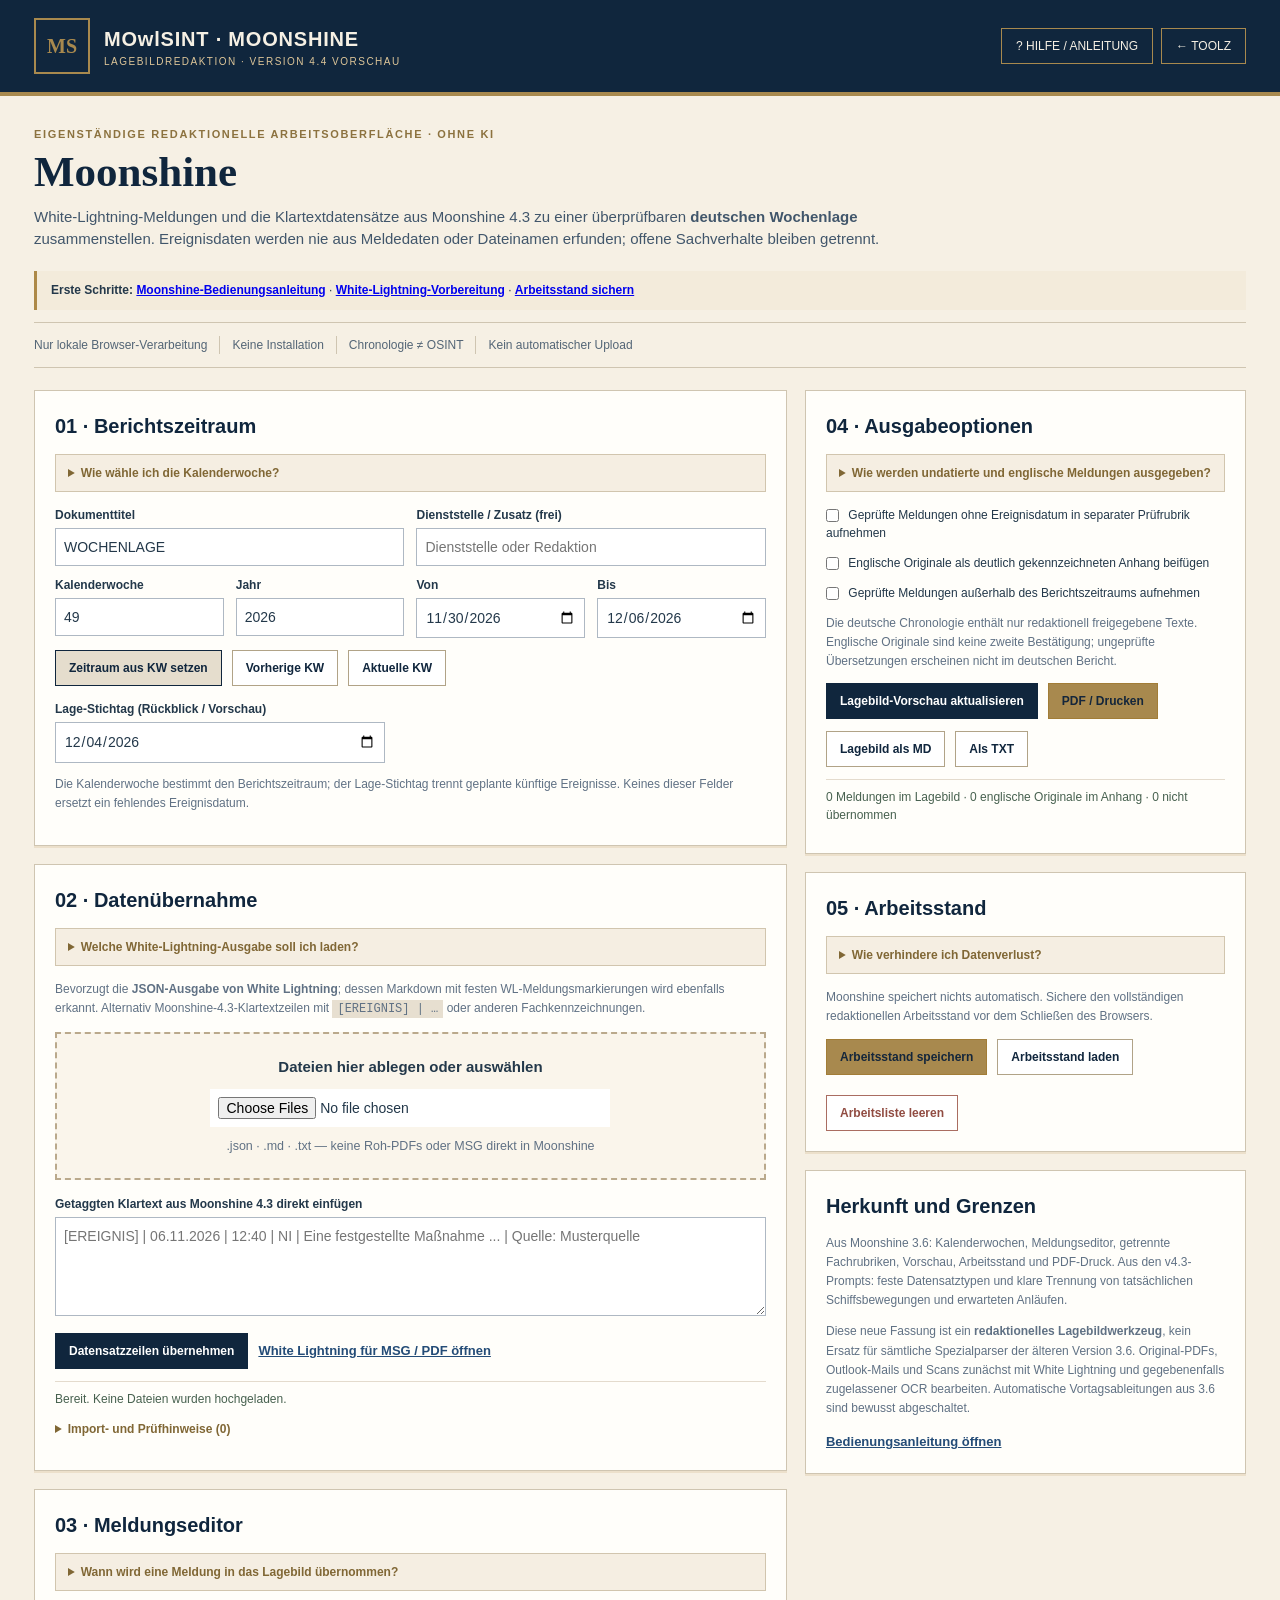
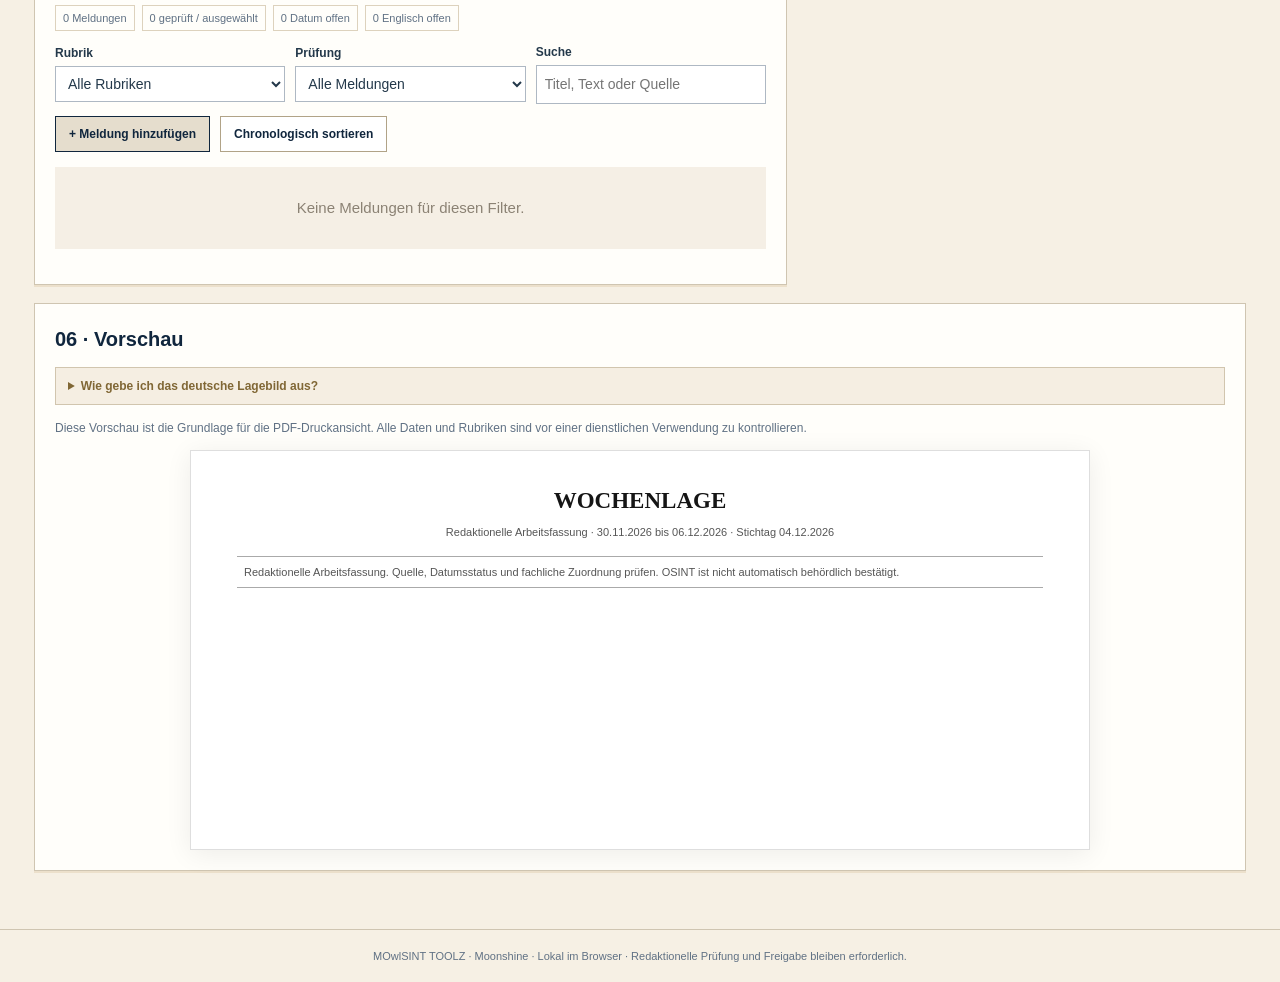
<file: moonshine/index.html>
<!doctype html>
<html lang="de">
<head>
<meta charset="utf-8">
<meta name="viewport" content="width=device-width,initial-scale=1">
<meta name="color-scheme" content="light">
<meta http-equiv="Content-Security-Policy" content="default-src 'self'; script-src 'self'; style-src 'self'; img-src 'self' data:; connect-src 'none'; object-src 'none'; base-uri 'self'; form-action 'none'">
<title>MOwlSINT · Moonshine Lagebildredaktion</title>
<link rel="stylesheet" href="./style.css">
</head>
<body>
<header><div class="wrap topbar"><a class="identity" href="../"><span class="logomark">MS</span><span><strong>MOwlSINT · MOONSHINE</strong><small>LAGEBILDREDAKTION · VERSION 4.4 VORSCHAU</small></span></a><nav class="helpnav" aria-label="Navigation"><a class="back" href="./hilfe.html#moonshine-guide" aria-label="Moonshine Bedienungsanleitung öffnen">? HILFE / ANLEITUNG</a><a class="back" href="../">← TOOLZ</a></nav></div></header>
<main class="wrap">
<div class="eyebrow">Eigenständige redaktionelle Arbeitsoberfläche · ohne KI</div>
<h1>Moonshine</h1>
<p class="lead">White-Lightning-Meldungen und die Klartextdatensätze aus Moonshine 4.3 zu einer überprüfbaren <strong>deutschen Wochenlage</strong> zusammenstellen. Ereignisdaten werden nie aus Meldedaten oder Dateinamen erfunden; offene Sachverhalte bleiben getrennt.</p>
<p class="help-strip"><strong>Erste Schritte:</strong> <a href="./hilfe.html#moonshine-guide">Moonshine-Bedienungsanleitung</a> · <a href="../white-lightning/hilfe.html">White-Lightning-Vorbereitung</a> · <a href="./hilfe.html#moonshine-arbeitsstand">Arbeitsstand sichern</a></p><div class="ribbon"><span>Nur lokale Browser-Verarbeitung</span><span>Keine Installation</span><span>Chronologie ≠ OSINT</span><span>Kein automatischer Upload</span></div>
<div class="layout">
<div>
<section class="panel" aria-labelledby="title-period"><h2 id="title-period">01 · Berichtszeitraum</h2><details class="inlinehelp"><summary>Wie wähle ich die Kalenderwoche?</summary><p>KW und Jahr festlegen, dann „Zeitraum aus KW setzen“. Den Lage-Stichtag gesondert prüfen; er darf kein unbekanntes Ereignisdatum ersetzen. <a href="./hilfe.html#moonshine-zeitraum">Anleitung</a>.</p></details>
<div class="fields"><label>Dokumenttitel<input id="reportTitle" value="WOCHENLAGE" maxlength="120"></label><label>Dienststelle / Zusatz (frei)<input id="office" placeholder="Dienststelle oder Redaktion" maxlength="160"></label></div>
<div class="fields four"><label>Kalenderwoche<input id="week" type="number" min="1" max="53"></label><label>Jahr<input id="year" type="number" min="2000" max="2100"></label><label>Von<input id="fromDate" type="date"></label><label>Bis<input id="toDate" type="date"></label></div>
<div class="row buttons"><button id="applyWeek" type="button" class="neutral">Zeitraum aus KW setzen</button><button id="previousWeek" type="button" class="ghost">Vorherige KW</button><button id="currentWeek" type="button" class="ghost">Aktuelle KW</button></div>
<label class="cutoff">Lage-Stichtag (Rückblick / Vorschau)<input id="cutoff" type="date"></label>
<p class="hint">Die Kalenderwoche bestimmt den Berichtszeitraum; der Lage-Stichtag trennt geplante künftige Ereignisse. Keines dieser Felder ersetzt ein fehlendes Ereignisdatum.</p></section>
<section class="panel" aria-labelledby="title-import"><h2 id="title-import">02 · Datenübernahme</h2><details class="inlinehelp"><summary>Welche White-Lightning-Ausgabe soll ich laden?</summary><p><strong>JSON</strong> wird empfohlen, weil Ereignis- und Meldedatum sowie Quellen beibehalten werden. Das markierte WL-Markdown und die v4.3-Klartextzeilen sind Alternativen. <a href="./hilfe.html#moonshine-import">Importanleitung</a>.</p></details>
<p class="hint">Bevorzugt die <strong>JSON-Ausgabe von White Lightning</strong>; dessen Markdown mit festen WL-Meldungsmarkierungen wird ebenfalls erkannt. Alternativ Moonshine-4.3-Klartextzeilen mit <code>[EREIGNIS] | …</code> oder anderen Fachkennzeichnungen.</p>
<div class="drop" id="drop" tabindex="0" role="button" aria-label="Dateien importieren">Dateien hier ablegen oder auswählen<input id="fileInput" type="file" accept=".json,.md,.txt" multiple aria-label="JSON, Markdown oder Klartextdateien auswählen"><small>.json · .md · .txt — keine Roh-PDFs oder MSG direkt in Moonshine</small></div>
<label class="block">Getaggten Klartext aus Moonshine 4.3 direkt einfügen<textarea id="taggedInput" rows="4" placeholder="[EREIGNIS] | 06.11.2026 | 12:40 | NI | Eine festgestellte Maßnahme ... | Quelle: Musterquelle"></textarea></label>
<div class="row buttons"><button id="importTagged" type="button">Datensatzzeilen übernehmen</button><a class="hintlink" href="../white-lightning/">White Lightning für MSG / PDF öffnen</a></div>
<div id="importStatus" class="status" role="status">Bereit. Keine Dateien wurden hochgeladen.</div><details id="importWarnings"><summary>Import- und Prüfhinweise (<span id="warningCount">0</span>)</summary><pre id="warnings"></pre></details></section>
<section class="panel" aria-labelledby="title-editor"><h2 id="title-editor">03 · Meldungseditor</h2><details class="inlinehelp"><summary>Wann wird eine Meldung in das Lagebild übernommen?</summary><p>Nur nach bewusster Prüfung von Rubrik, Ereignisdatum, Quelle und deutschem Text. Anschließend „Sachverhalt und Einordnung redaktionell geprüft“ sowie „Für Lagebild auswählen“ setzen. OSINT bleibt von bestätigten behördlichen Vorgängen getrennt. <a href="./hilfe.html#moonshine-pruefen">Prüfschritte</a>.</p></details>
<div class="stats"><span id="totalCount">0 Meldungen</span><span id="readyCount">0 geprüft / ausgewählt</span><span id="unknownCount">0 Datum offen</span><span id="englishCount">0 Englisch offen</span></div>
<div class="row filters"><label>Rubrik<select id="filterCat"><option value="all">Alle Rubriken</option><option value="chronik">Chronologie</option><option value="osint">OSINT</option><option value="control">Kontrollen</option><option value="permit">Genehmigungen</option><option value="ship">Schiffsverkehr</option><option value="expected">Expected</option><option value="force">WSP-Kräfte</option><option value="other">Sonstige</option></select></label><label>Prüfung<select id="filterStatus"><option value="all">Alle Meldungen</option><option value="unknown">Datum ungeklärt</option><option value="english">Übersetzung fehlt</option><option value="pending">Noch nicht freigegeben</option><option value="included">Für Ausgabe ausgewählt</option></select></label><label>Suche<input id="search" type="search" placeholder="Titel, Text oder Quelle"></label></div>
<div class="row buttons"><button id="addManual" type="button" class="neutral">+ Meldung hinzufügen</button><button id="sortEntries" type="button" class="ghost">Chronologisch sortieren</button></div>
<div id="entries" class="entries"><p class="empty">Noch keine Meldungen übernommen.</p></div>
</section>
</div>
<div>
<section class="panel"><h2>04 · Ausgabeoptionen</h2><details class="inlinehelp"><summary>Wie werden undatierte und englische Meldungen ausgegeben?</summary><p>Unbekannte Ereignisdaten erscheinen nur bei ausdrücklicher Auswahl in einer gesonderten Prüfrubrik. Englische Originale können als Anhang angefügt werden; sie sind keine zweite Quelle. <a href="./hilfe.html#moonshine-optionen">Ausgabeoptionen</a>.</p></details>
<label class="check"><input id="showUndated" type="checkbox"> Geprüfte Meldungen ohne Ereignisdatum in separater Prüfrubrik aufnehmen</label>
<label class="check"><input id="showEnglish" type="checkbox"> Englische Originale als deutlich gekennzeichneten Anhang beifügen</label>
<label class="check"><input id="includeOutside" type="checkbox"> Geprüfte Meldungen außerhalb des Berichtszeitraums aufnehmen</label>
<p class="hint">Die deutsche Chronologie enthält nur redaktionell freigegebene Texte. Englische Originale sind keine zweite Bestätigung; ungeprüfte Übersetzungen erscheinen nicht im deutschen Bericht.</p>
<div class="row buttons"><button id="build" type="button">Lagebild-Vorschau aktualisieren</button><button id="print" type="button" class="gold">PDF / Drucken</button></div>
<div class="row buttons"><button id="saveMD" type="button" class="ghost">Lagebild als MD</button><button id="saveTXT" type="button" class="ghost">Als TXT</button></div>
<p id="reportStats" class="status">Noch kein Lagebild aufgebaut.</p></section>
<section class="panel"><h2>05 · Arbeitsstand</h2><details class="inlinehelp"><summary>Wie verhindere ich Datenverlust?</summary><p>Vor dem Schließen „Arbeitsstand speichern“ nutzen. Die JSON-Datei lokal und entsprechend ihrer Schutzbedürftigkeit ablegen. <a href="./hilfe.html#moonshine-arbeitsstand">Anleitung</a>.</p></details><p class="hint">Moonshine speichert nichts automatisch. Sichere den vollständigen redaktionellen Arbeitsstand vor dem Schließen des Browsers.</p>
<div class="row buttons"><button id="saveWorkspace" type="button" class="gold">Arbeitsstand speichern</button><button id="loadWorkspace" type="button" class="ghost">Arbeitsstand laden</button><input id="workspaceInput" type="file" accept=".json" hidden></div>
<button id="clear" type="button" class="danger">Arbeitsliste leeren</button></section>
<section class="panel"><h2>Herkunft und Grenzen</h2><p class="hint">Aus Moonshine 3.6: Kalenderwochen, Meldungseditor, getrennte Fachrubriken, Vorschau, Arbeitsstand und PDF-Druck. Aus den v4.3-Prompts: feste Datensatztypen und klare Trennung von tatsächlichen Schiffsbewegungen und erwarteten Anläufen.</p><p class="hint">Diese neue Fassung ist ein <strong>redaktionelles Lagebildwerkzeug</strong>, kein Ersatz für sämtliche Spezialparser der älteren Version 3.6. Original-PDFs, Outlook-Mails und Scans zunächst mit White Lightning und gegebenenfalls zugelassener OCR bearbeiten. Automatische Vortagsableitungen aus 3.6 sind bewusst abgeschaltet.</p><a class="hintlink" href="./hilfe.html">Bedienungsanleitung öffnen</a></section>
</div></div>
<section class="panel"><h2>06 · Vorschau</h2><details class="inlinehelp"><summary>Wie gebe ich das deutsche Lagebild aus?</summary><p>Vorschau kontrollieren, dann über „PDF / Drucken“, „Lagebild als MD“ oder „Als TXT“ exportieren. <a href="./hilfe.html#moonshine-export">Ausgabeanleitung</a>.</p></details><p class="hint">Diese Vorschau ist die Grundlage für die PDF-Druckansicht. Alle Daten und Rubriken sind vor einer dienstlichen Verwendung zu kontrollieren.</p><div id="reportSheet" class="paper"><p class="empty">Noch keine Vorschau erzeugt.</p></div></section>
</main>
<footer>MOwlSINT TOOLZ · Moonshine · Lokal im Browser · Redaktionelle Prüfung und Freigabe bleiben erforderlich.</footer>
<script src="./core.js"></script><script src="./app.js"></script>
</body></html>
</file>
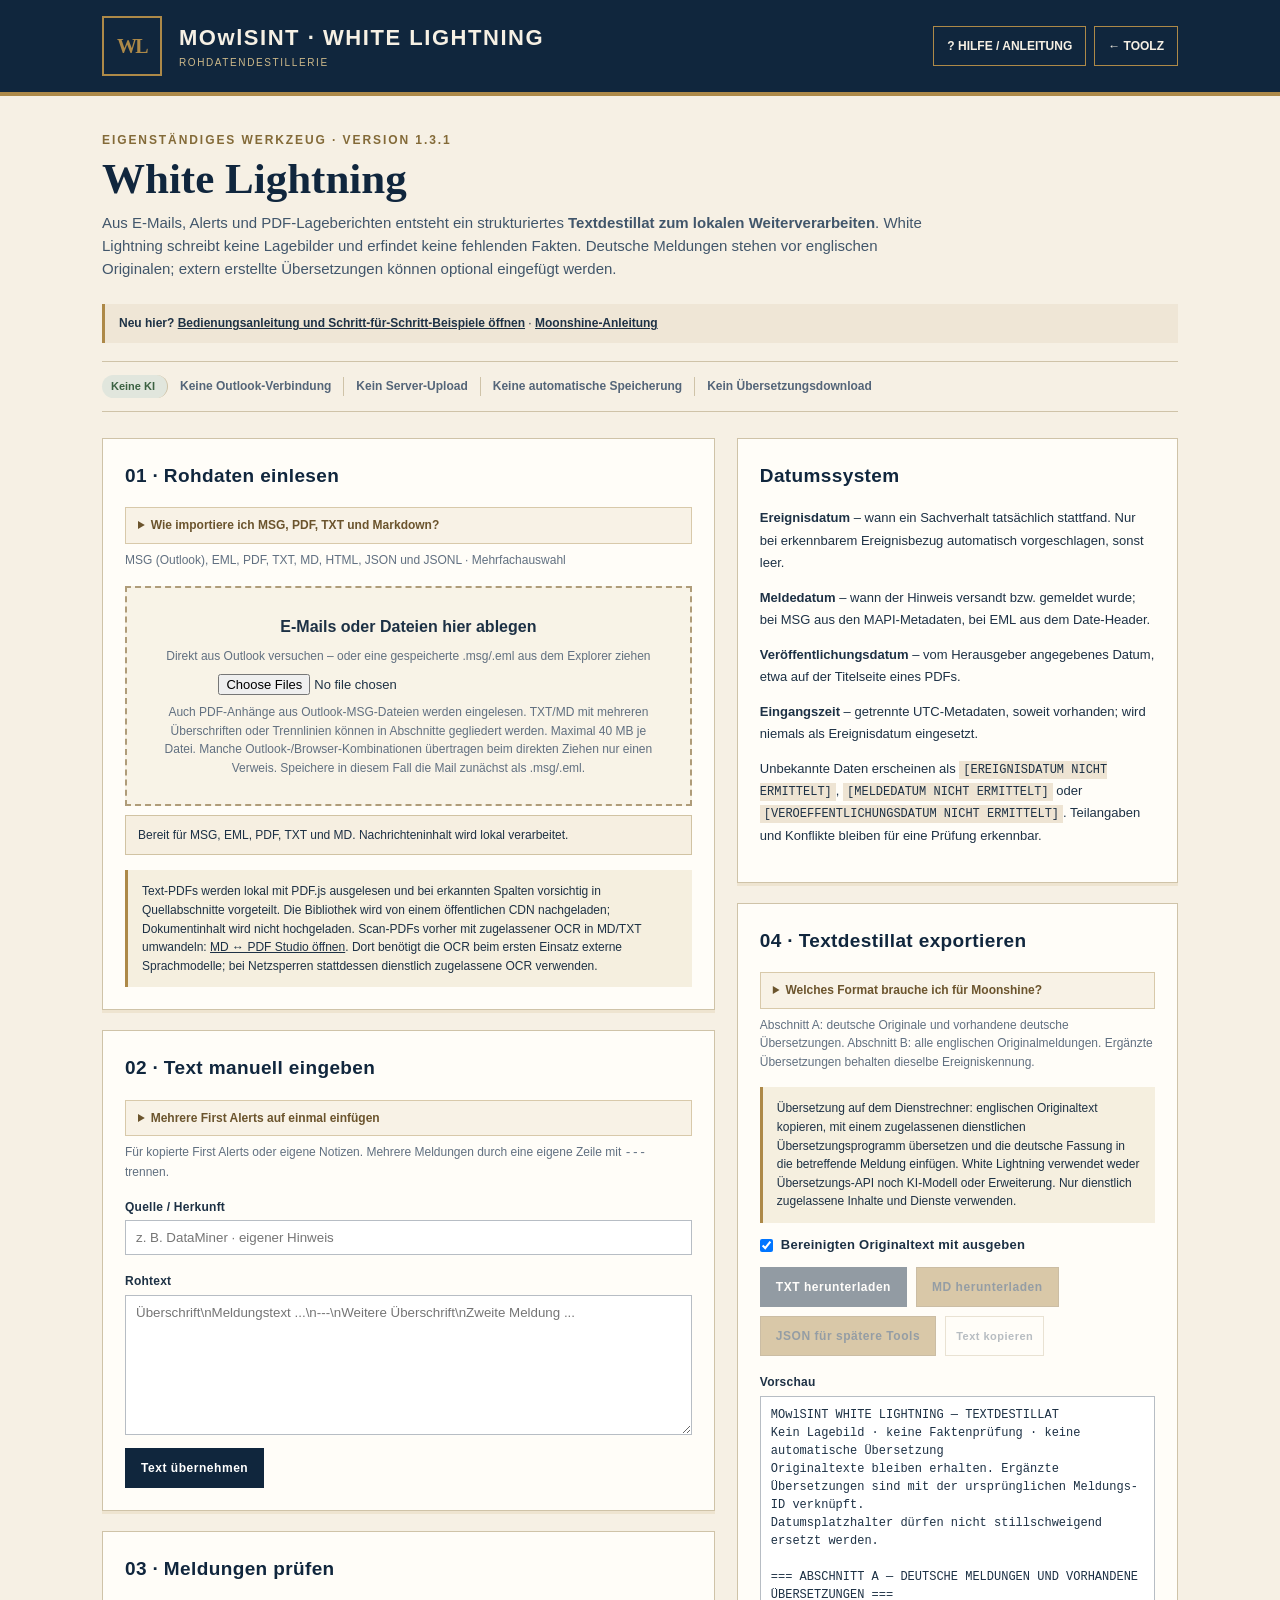
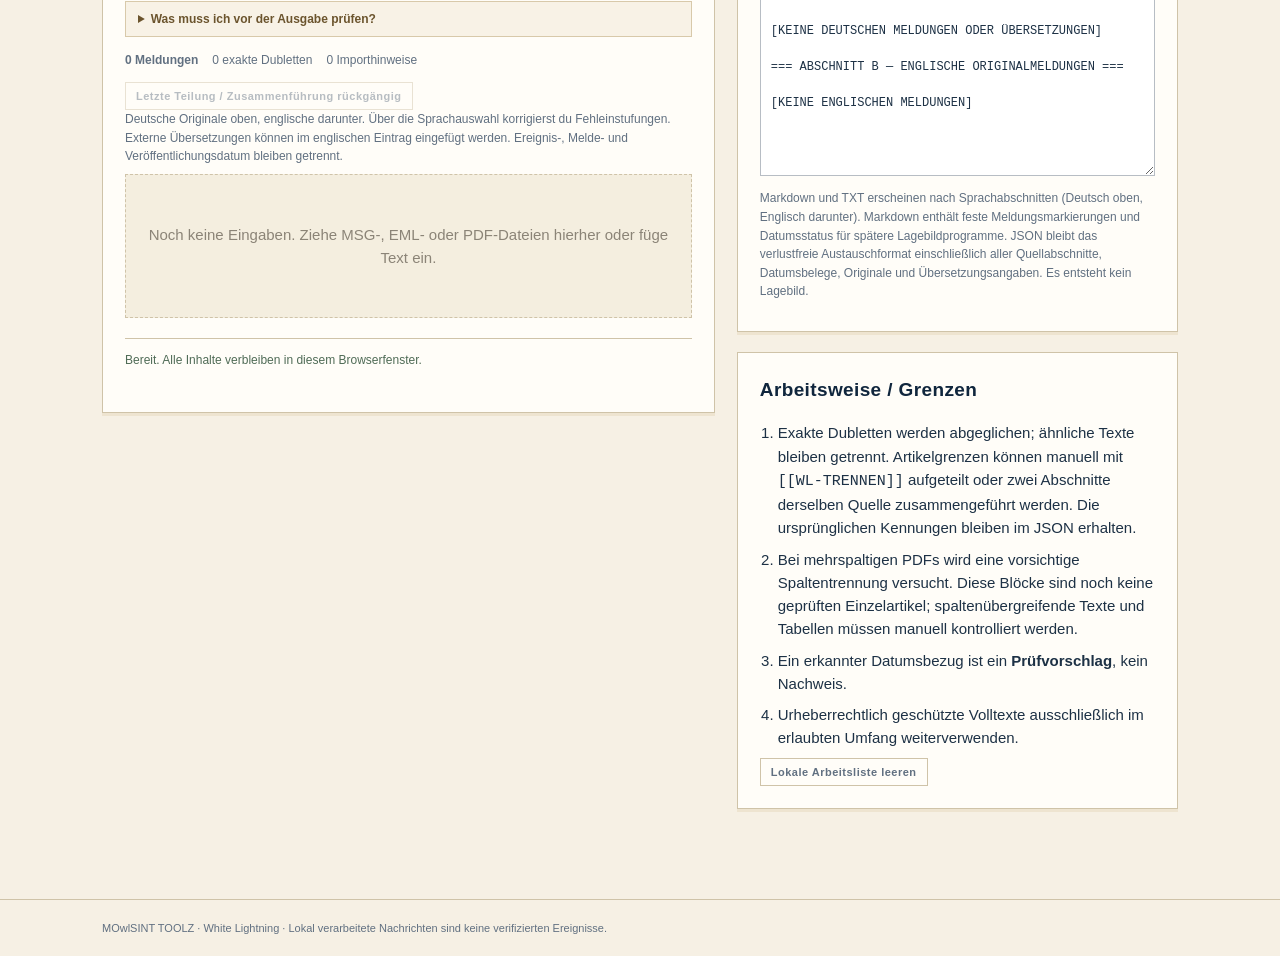
<file: white-lightning/index.html>
<!doctype html>
<html lang="de">
<head>
<meta charset="utf-8"><meta name="viewport" content="width=device-width,initial-scale=1"><meta name="theme-color" content="#10263d">
<title>White Lightning · MOwlSINT TOOLZ</title>
<style>
:root{--navy:#10263d;--ivory:#f6f0e4;--gold:#ad8948;--ink:#1d3145;--line:#cfc3a8;--white:#fffdf8;--soft:#ebe3d3;--muted:#617081;--alert:#8c4c30}*{box-sizing:border-box}html{background:var(--ivory)}body{margin:0;background:var(--ivory);color:var(--ink);font:15px/1.55 'Segoe UI',Arial,sans-serif}a{color:inherit}header{background:var(--navy);color:var(--ivory);border-bottom:4px solid var(--gold)}.wrap{width:min(1120px,100%);margin:auto;padding:0 22px}header .wrap{display:flex;align-items:center;justify-content:space-between;gap:20px;min-height:92px}.brand{display:flex;align-items:center;gap:17px;text-decoration:none}.mark{border:2px solid var(--gold);font:700 20px Georgia,serif;letter-spacing:-.08em;color:var(--gold);width:60px;height:60px;display:grid;place-items:center}.brand strong{display:block;font-size:22px;letter-spacing:.07em}.brand small{display:block;color:#cdb98a;font-size:10px;letter-spacing:.16em}.back{border:1px solid var(--gold);padding:10px 13px;text-decoration:none;font-size:12px;font-weight:700;white-space:nowrap}main.wrap{padding-top:35px;padding-bottom:70px}.eyebrow{color:#836a38;text-transform:uppercase;letter-spacing:.16em;font-size:12px;font-weight:750}h1{font:700 clamp(30px,4vw,43px) Georgia,serif;color:var(--navy);margin:4px 0 8px}h2{font-size:19px;margin:0 0 17px;color:var(--navy);letter-spacing:.02em}h3{font-size:16px;line-height:1.4;margin:3px 0}.intro{max-width:820px;margin:0 0 24px;color:#41566b}.ribbon{display:flex;flex-wrap:wrap;align-items:center;gap:12px;border-top:1px solid var(--line);border-bottom:1px solid var(--line);padding:13px 0;margin-bottom:26px;font-size:12px;font-weight:650;color:#546579}.ribbon span:not(:last-child){padding-right:12px;border-right:1px solid var(--line)}.badge{font-size:11px;background:#e1e6dd;color:#3b6142;padding:3px 9px;border-radius:50px;font-weight:700}.layout{display:grid;grid-template-columns:minmax(0,1fr) minmax(300px,.72fr);align-items:start;gap:22px}.panel{background:var(--white);border:1px solid var(--line);padding:22px;box-shadow:0 3px 0 #eee4d0;margin-bottom:20px;min-width:0}.panel .sub{color:var(--muted);font-size:12px;margin:-7px 0 16px}.drop{border:2px dashed #af9c79;background:#f8f3e7;padding:27px;text-align:center;display:flex;flex-direction:column;align-items:center;gap:8px;transition:.1s}.drop.drag{background:#e8dfc8;border-color:var(--navy)}.drop strong{font-size:16px}.drop small,.fine{font-size:12px;color:var(--muted)}input[type=file]{width:100%;max-width:380px;font-size:13px}.field{margin:17px 0 8px}label{display:block;font-weight:650;font-size:12px;letter-spacing:.02em}input[type=text],input[type=date],textarea{font:14px/1.5 inherit;background:#fff;color:var(--ink);border:1px solid #b7bdc4;border-radius:0;padding:9px 10px;width:100%;min-width:0;margin-top:4px;font-family:inherit}input:focus,textarea:focus,button:focus-visible,a:focus-visible{outline:2px solid var(--gold);outline-offset:2px}textarea{resize:vertical}button{font:700 12px 'Segoe UI',Arial,sans-serif;letter-spacing:.045em;cursor:pointer;border:1px solid var(--navy);background:var(--navy);color:white;padding:12px 15px}button:hover:not(:disabled){background:#24425e}button:disabled{opacity:.45;cursor:not-allowed}button.alt{background:var(--gold);border-color:#8e703f;color:#152b41}button.minimal{background:transparent;border:1px solid var(--line);color:var(--muted);padding:7px 10px;font-size:11px}.buttons{display:flex;flex-wrap:wrap;gap:9px;margin-top:12px}.warn{font-size:12px;color:var(--alert)}.notice{font-size:12px;background:#f5efdf;padding:12px 14px;border-left:3px solid var(--gold);margin-top:15px}.steps{margin:0;padding-left:18px}.steps li{margin-bottom:8px}.date-explain{font-size:13px;line-height:1.7}.date-explain code{font:12px monospace;background:#eee4d3;padding:2px 4px}.stats{display:flex;align-items:center;gap:14px;flex-wrap:wrap;font-size:12px;color:var(--muted);margin-bottom:12px}.item{border:1px solid var(--line);background:#fff;padding:16px;margin-bottom:14px}.item-header{display:flex;justify-content:space-between;align-items:flex-start;gap:10px}.item-index{font-size:10px;letter-spacing:.14em;color:#967338}.source{color:var(--muted);font-size:11px;overflow-wrap:anywhere;margin:6px 0 10px}.dategrid{display:grid;grid-template-columns:repeat(3,minmax(0,1fr));gap:10px;margin:15px 0}.dategrid small{display:block;font-weight:400;font-size:10px;color:var(--muted);line-height:1.35;margin-top:4px}.metagrid{display:grid;grid-template-columns:1fr 1.6fr;gap:10px}details{margin-top:12px;border-top:1px solid #e4dccb;padding-top:10px}details summary{cursor:pointer;color:#66502f;font-size:12px;font-weight:700}details .full{margin-top:12px;display:block}.empty{text-align:center;color:#8b8477;background:#f4eedf;border:1px dashed var(--line);padding:48px 10px}.preview{min-height:240px;max-height:530px;font:12px/1.5 ui-monospace,SFMono-Regular,Consolas,monospace;white-space:pre-wrap;background:#fff}.status{font-size:12px;border-top:1px solid var(--line);padding-top:12px;margin:20px 0;color:#4f6b56}.status.error{color:var(--alert)}#errorDetails{font-size:12px;white-space:pre-wrap;color:var(--alert)}.smallnote{font-size:12px;color:var(--muted);margin:0 0 8px}.check{display:flex;gap:8px;align-items:center;margin:12px 0;font-size:13px}.check input{margin:0}.group-title{margin:22px 0 12px;padding:9px 12px;background:#eee6d3;border-left:3px solid var(--gold)}.languagebar{display:flex;gap:12px;align-items:end;flex-wrap:wrap;margin-top:14px}.languagebar label{min-width:190px}.languagebar select{display:block;margin-top:4px;padding:8px;border:1px solid #b7bdc4;background:#fff;color:var(--ink)}details select[data-merge-target]{width:100%;display:block;margin:7px 0 2px;padding:9px;border:1px solid #b7bdc4;background:#fff;color:var(--ink);font:13px/1.5 inherit}details button[data-split],details button[data-merge]{margin-bottom:6px}details.translation{border:1px solid var(--line);padding:12px;margin-top:12px;background:#faf6ed}details.translation label{margin-top:12px}details.translation .check{margin-top:12px}.footer{border-top:1px solid var(--line);padding:20px 0;color:var(--muted);font-size:11px} @media(max-width:850px){.layout{grid-template-columns:1fr}.dategrid{grid-template-columns:1fr 1fr}.panel{padding:17px}}@media(max-width:480px){.wrap{padding:0 14px}.brand strong{font-size:17px}.brand small{font-size:8px}.mark{width:45px;height:45px;font-size:16px}.back{padding:7px 9px}.dategrid,.metagrid{grid-template-columns:1fr}.item-header{flex-direction:column}}
.helpnav{display:flex;gap:8px;flex-wrap:wrap;justify-content:flex-end}.inlinehelp{background:#f8f2e6;border:1px solid #d8c9aa;padding:8px 12px;margin:8px 0 14px}.inlinehelp summary{font-size:12px;font-weight:700;cursor:pointer;color:#6b542d}.inlinehelp p{margin:8px 0 2px;font-size:12px;line-height:1.6}.inlinehelp a{color:#27496a}.help-strip{font-size:12px;padding:10px 14px;background:#efe6d6;border-left:3px solid var(--gold);margin-bottom:18px}.help-strip a{font-weight:700}@media(max-width:550px){.helpnav .back{font-size:10px;padding:7px 8px}}
.drop-feedback{font-size:12px;line-height:1.5;padding:10px 12px;margin:9px 0 14px;border:1px solid #d1c3a3;background:#f6efe1;color:var(--ink)}.drop-feedback.error{border-color:#bd7867;background:#ffefeb;color:#814232}
</style>
</head>
<body>
<header><div class="wrap"><a href="../" class="brand"><span class="mark">WL</span><span><strong>MOwlSINT · WHITE LIGHTNING</strong><small>ROHDATENDESTILLERIE</small></span></a><nav class="helpnav" aria-label="Navigation"><a href="./hilfe.html" class="back" aria-label="White Lightning Bedienungsanleitung öffnen">? HILFE / ANLEITUNG</a><a href="../" class="back">← TOOLZ</a></nav></div></header>
<main class="wrap"><div class="eyebrow">Eigenständiges Werkzeug · Version 1.3.1</div><h1>White Lightning</h1><p class="intro">Aus E-Mails, Alerts und PDF-Lageberichten entsteht ein strukturiertes <strong>Textdestillat zum lokalen Weiterverarbeiten</strong>. White Lightning schreibt keine Lagebilder und erfindet keine fehlenden Fakten. Deutsche Meldungen stehen vor englischen Originalen; extern erstellte Übersetzungen können optional eingefügt werden.</p>
<div class="help-strip"><strong>Neu hier?</strong> <a href="./hilfe.html">Bedienungsanleitung und Schritt-für-Schritt-Beispiele öffnen</a> · <a href="../moonshine/hilfe.html#moonshine-guide">Moonshine-Anleitung</a></div><div class="ribbon"><span class="badge">Keine KI</span><span>Keine Outlook-Verbindung</span><span>Kein Server-Upload</span><span>Keine automatische Speicherung</span><span>Kein Übersetzungsdownload</span></div>
<div class="layout"><div>
<section class="panel"><h2>01 · Rohdaten einlesen</h2><details class="inlinehelp"><summary>Wie importiere ich MSG, PDF, TXT und Markdown?</summary><p>Gespeicherte .msg- und .eml-Dateien können aus dem Explorer abgelegt werden. Direktes Ziehen aus Outlook hängt vom Browser und der Outlook-Version ab. Falls keine lesbare Datei ankommt, zeigt White Lightning eine Lösung an. E-Mail-Anhänge werden soweit unterstützt mit ausgelesen. Für gescannte PDFs vorher eine dienstlich zugelassene OCR verwenden. <a href="./hilfe.html#import">Importanleitung</a> · <a href="./hilfe.html#pdf-ocr">PDF/OCR</a>.</p></details><p class="sub">MSG (Outlook), EML, PDF, TXT, MD, HTML, JSON und JSONL · Mehrfachauswahl</p><div id="drop" class="drop"><strong>E-Mails oder Dateien hier ablegen</strong><span class="fine">Direkt aus Outlook versuchen – oder eine gespeicherte .msg/.eml aus dem Explorer ziehen</span><input id="fileInput" aria-label="Dateien auswählen" type="file" multiple accept=".msg,.eml,.pdf,.txt,.md,.html,.htm,.json,.jsonl"/><small>Auch PDF-Anhänge aus Outlook-MSG-Dateien werden eingelesen. TXT/MD mit mehreren Überschriften oder Trennlinien können in Abschnitte gegliedert werden. Maximal 40 MB je Datei. Manche Outlook-/Browser-Kombinationen übertragen beim direkten Ziehen nur einen Verweis. Speichere in diesem Fall die Mail zunächst als .msg/.eml.</small></div><div id="dropStatus" class="drop-feedback" role="status" aria-live="polite">Bereit für MSG, EML, PDF, TXT und MD. Nachrichteninhalt wird lokal verarbeitet.</div><div class="notice">Text-PDFs werden lokal mit PDF.js ausgelesen und bei erkannten Spalten vorsichtig in Quellabschnitte vorgeteilt. Die Bibliothek wird von einem öffentlichen CDN nachgeladen; Dokumentinhalt wird nicht hochgeladen. Scan-PDFs vorher mit zugelassener OCR in MD/TXT umwandeln: <a href="../md-pdf/" target="_blank" rel="noopener">MD ↔ PDF Studio öffnen</a>. Dort benötigt die OCR beim ersten Einsatz externe Sprachmodelle; bei Netzsperren stattdessen dienstlich zugelassene OCR verwenden.</div></section>
<section class="panel"><h2>02 · Text manuell eingeben</h2><details class="inlinehelp"><summary>Mehrere First Alerts auf einmal einfügen</summary><p>Quelle eintragen, Originalmeldungen einfügen und zwischen eigenständigen Meldungen eine Zeile <code>---</code> setzen. Anschließend „Text übernehmen“. <a href="./hilfe.html#import">Beispiel öffnen</a>.</p></details><p class="sub">Für kopierte First Alerts oder eigene Notizen. Mehrere Meldungen durch eine eigene Zeile mit <code>---</code> trennen.</p><label>Quelle / Herkunft<input id="manualSource" type="text" placeholder="z. B. DataMiner · eigener Hinweis"/></label><div class="field"><label>Rohtext<textarea id="manual" rows="8" placeholder="Überschrift\nMeldungstext ...\n---\nWeitere Überschrift\nZweite Meldung ..."></textarea></label></div><button id="addText">Text übernehmen</button></section>
<section class="panel"><h2>03 · Meldungen prüfen</h2><details class="inlinehelp"><summary>Was muss ich vor der Ausgabe prüfen?</summary><p>Artikel- und Spaltengrenzen, Originalquelle, Sprache und insbesondere Ereignisdatum gegenüber Meldedatum. Bei Zweifel Platzhalter erhalten, nicht raten. Meldungen mit <code>[[WL-TRENNEN]]</code> aufteilen oder passende Quellabschnitte zusammenführen. <a href="./hilfe.html#datumspruefung">Datumsprüfung</a> · <a href="./hilfe.html#artikelgrenzen">Artikelkorrektur</a> · <a href="./hilfe.html#sprachen">Übersetzung</a>.</p></details><div class="stats"><strong id="count">0 Meldungen</strong><span id="dupe">0 exakte Dubletten</span><span id="errors">0 Importhinweise</span></div><div class="buttons"><button id="undoEdit" type="button" class="minimal" disabled>Letzte Teilung / Zusammenführung rückgängig</button></div><p class="smallnote">Deutsche Originale oben, englische darunter. Über die Sprachauswahl korrigierst du Fehleinstufungen. Externe Übersetzungen können im englischen Eintrag eingefügt werden. Ereignis-, Melde- und Veröffentlichungsdatum bleiben getrennt.</p><div id="list"></div><div id="errorBox" hidden><p class="warn"><strong>Importhinweise</strong></p><div id="errorDetails"></div></div><p id="log" class="status" role="status">Bereit. Alle Inhalte verbleiben in diesem Browserfenster.</p></section>
</div><div>
<section class="panel"><h2>Datumssystem</h2><div class="date-explain"><p><strong>Ereignisdatum</strong> – wann ein Sachverhalt tatsächlich stattfand. Nur bei erkennbarem Ereignisbezug automatisch vorgeschlagen, sonst leer.</p><p><strong>Meldedatum</strong> – wann der Hinweis versandt bzw. gemeldet wurde; bei MSG aus den MAPI-Metadaten, bei EML aus dem Date-Header.</p><p><strong>Veröffentlichungsdatum</strong> – vom Herausgeber angegebenes Datum, etwa auf der Titelseite eines PDFs.</p><p><strong>Eingangszeit</strong> – getrennte UTC-Metadaten, soweit vorhanden; wird niemals als Ereignisdatum eingesetzt.</p><p>Unbekannte Daten erscheinen als <code>[EREIGNISDATUM NICHT ERMITTELT]</code>, <code>[MELDEDATUM NICHT ERMITTELT]</code> oder <code>[VEROEFFENTLICHUNGSDATUM NICHT ERMITTELT]</code>. Teilangaben und Konflikte bleiben für eine Prüfung erkennbar.</p></div></section>
<section class="panel"><h2>04 · Textdestillat exportieren</h2><details class="inlinehelp"><summary>Welches Format brauche ich für Moonshine?</summary><p>Bevorzugt <strong>JSON</strong> für die vollständige technische Übernahme; <strong>MD</strong> für lesbare Meldungsblöcke mit Kennungen; <strong>TXT</strong> zum Kopieren. Deutsche Originale stehen vor den englischen. <a href="./hilfe.html#export">Ausgabeanleitung</a>.</p></details><p class="sub">Abschnitt A: deutsche Originale und vorhandene deutsche Übersetzungen. Abschnitt B: alle englischen Originalmeldungen. Ergänzte Übersetzungen behalten dieselbe Ereigniskennung.</p><div class="notice">Übersetzung auf dem Dienstrechner: englischen Originaltext kopieren, mit einem zugelassenen dienstlichen Übersetzungsprogramm übersetzen und die deutsche Fassung in die betreffende Meldung einfügen. White Lightning verwendet weder Übersetzungs-API noch KI-Modell oder Erweiterung. Nur dienstlich zugelassene Inhalte und Dienste verwenden.</div><label class="check"><input id="fulltext" type="checkbox" checked/> Bereinigten Originaltext mit ausgeben</label><div class="buttons"><button id="exportText" disabled>TXT herunterladen</button><button id="exportMD" class="alt" disabled>MD herunterladen</button><button id="exportJSON" class="alt" disabled>JSON für spätere Tools</button><button id="copyText" class="minimal" disabled>Text kopieren</button></div><div class="field"><label>Vorschau<textarea class="preview" id="textPreview" readonly spellcheck="false" rows="20"></textarea></label></div><p class="smallnote">Markdown und TXT erscheinen nach Sprachabschnitten (Deutsch oben, Englisch darunter). Markdown enthält feste Meldungsmarkierungen und Datumsstatus für spätere Lagebildprogramme. JSON bleibt das verlustfreie Austauschformat einschließlich aller Quellabschnitte, Datumsbelege, Originale und Übersetzungsangaben. Es entsteht kein Lagebild.</p></section>
<section class="panel"><h2>Arbeitsweise / Grenzen</h2><ol class="steps"><li>Exakte Dubletten werden abgeglichen; ähnliche Texte bleiben getrennt. Artikelgrenzen können manuell mit <code>[[WL-TRENNEN]]</code> aufgeteilt oder zwei Abschnitte derselben Quelle zusammengeführt werden. Die ursprünglichen Kennungen bleiben im JSON erhalten.</li><li>Bei mehrspaltigen PDFs wird eine vorsichtige Spaltentrennung versucht. Diese Blöcke sind noch keine geprüften Einzelartikel; spaltenübergreifende Texte und Tabellen müssen manuell kontrolliert werden.</li><li>Ein erkannter Datumsbezug ist ein <strong>Prüfvorschlag</strong>, kein Nachweis.</li><li>Urheberrechtlich geschützte Volltexte ausschließlich im erlaubten Umfang weiterverwenden.</li></ol><button class="minimal" id="clear">Lokale Arbeitsliste leeren</button></section>
</div></div></main>
<footer class="footer"><div class="wrap">MOwlSINT TOOLZ · White Lightning · Lokal verarbeitete Nachrichten sind keine verifizierten Ereignisse.</div></footer>
<script src="./wl-core.js"></script><script src="./wl-msg.js"></script><script src="./wl-document.js"></script><script src="./wl-edit.js"></script><script src="./wl-drop.js"></script><script src="./app.js"></script>
</body></html>
</file>
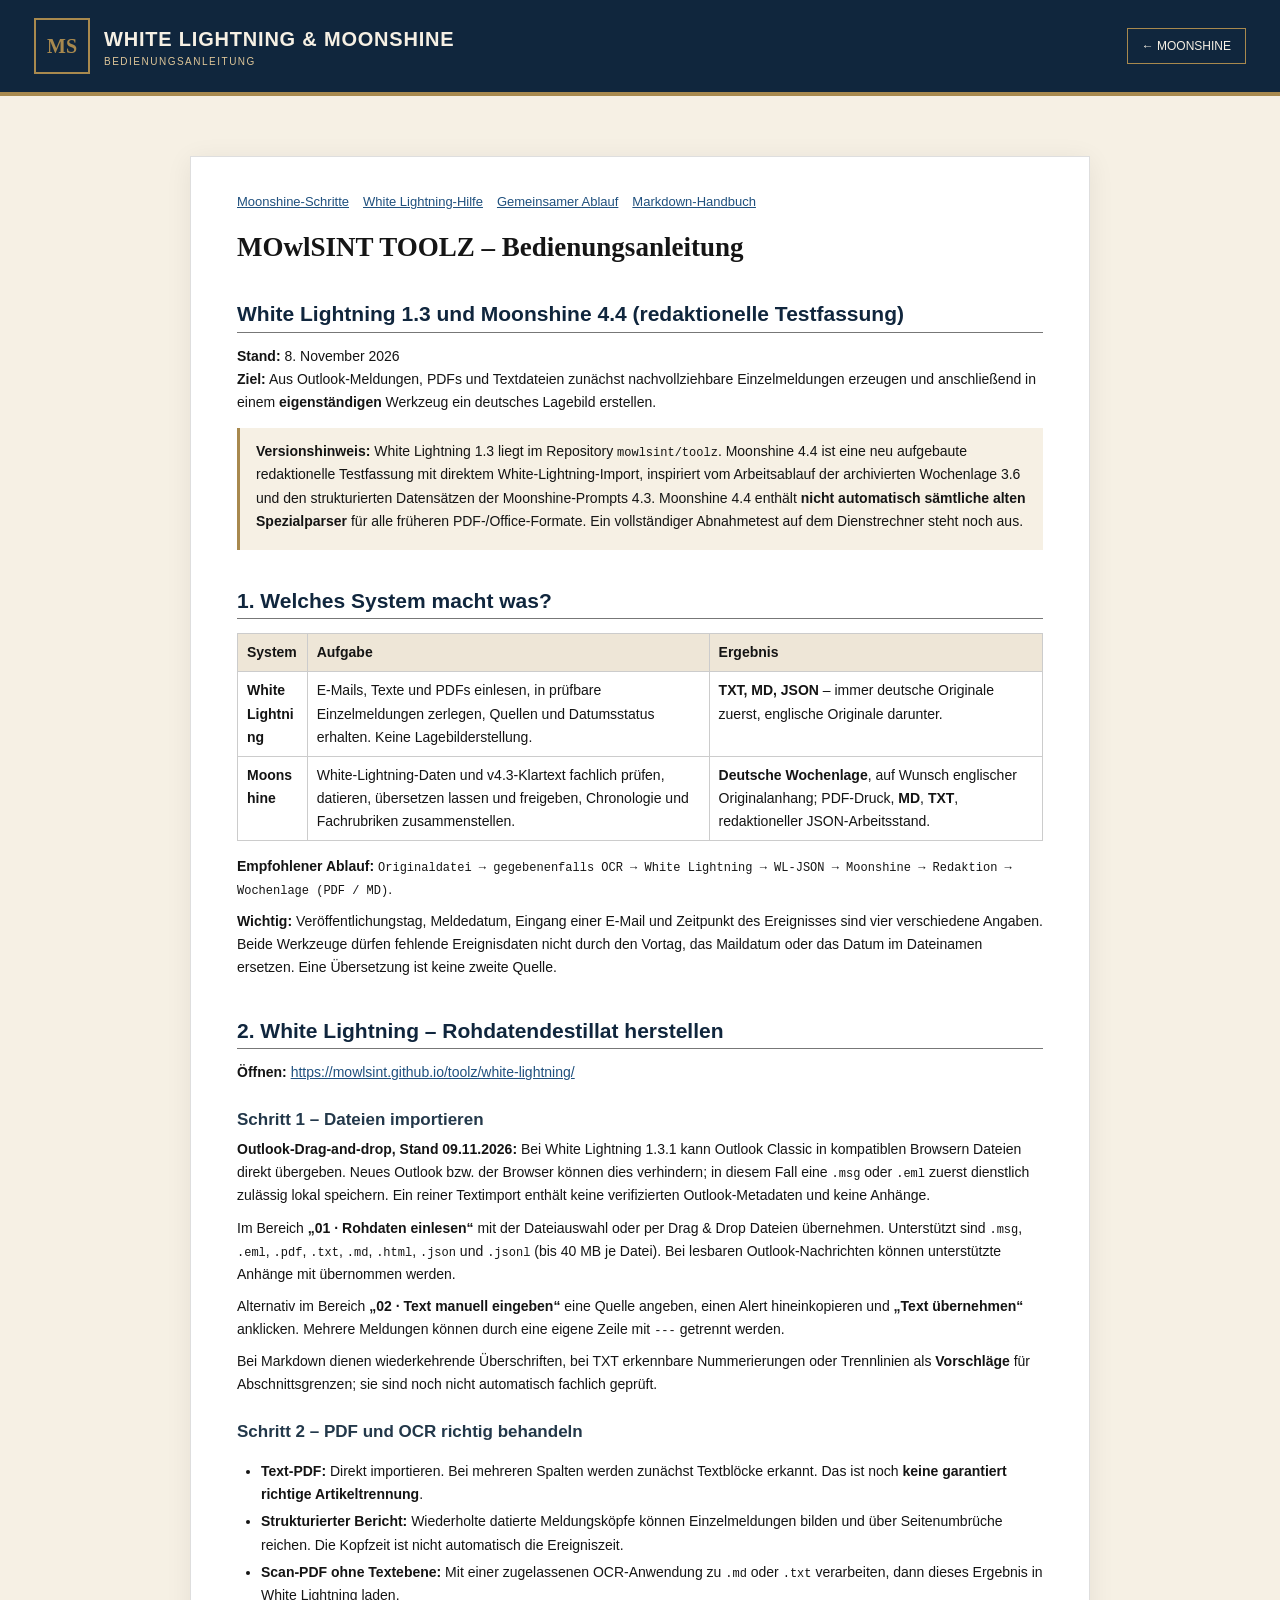
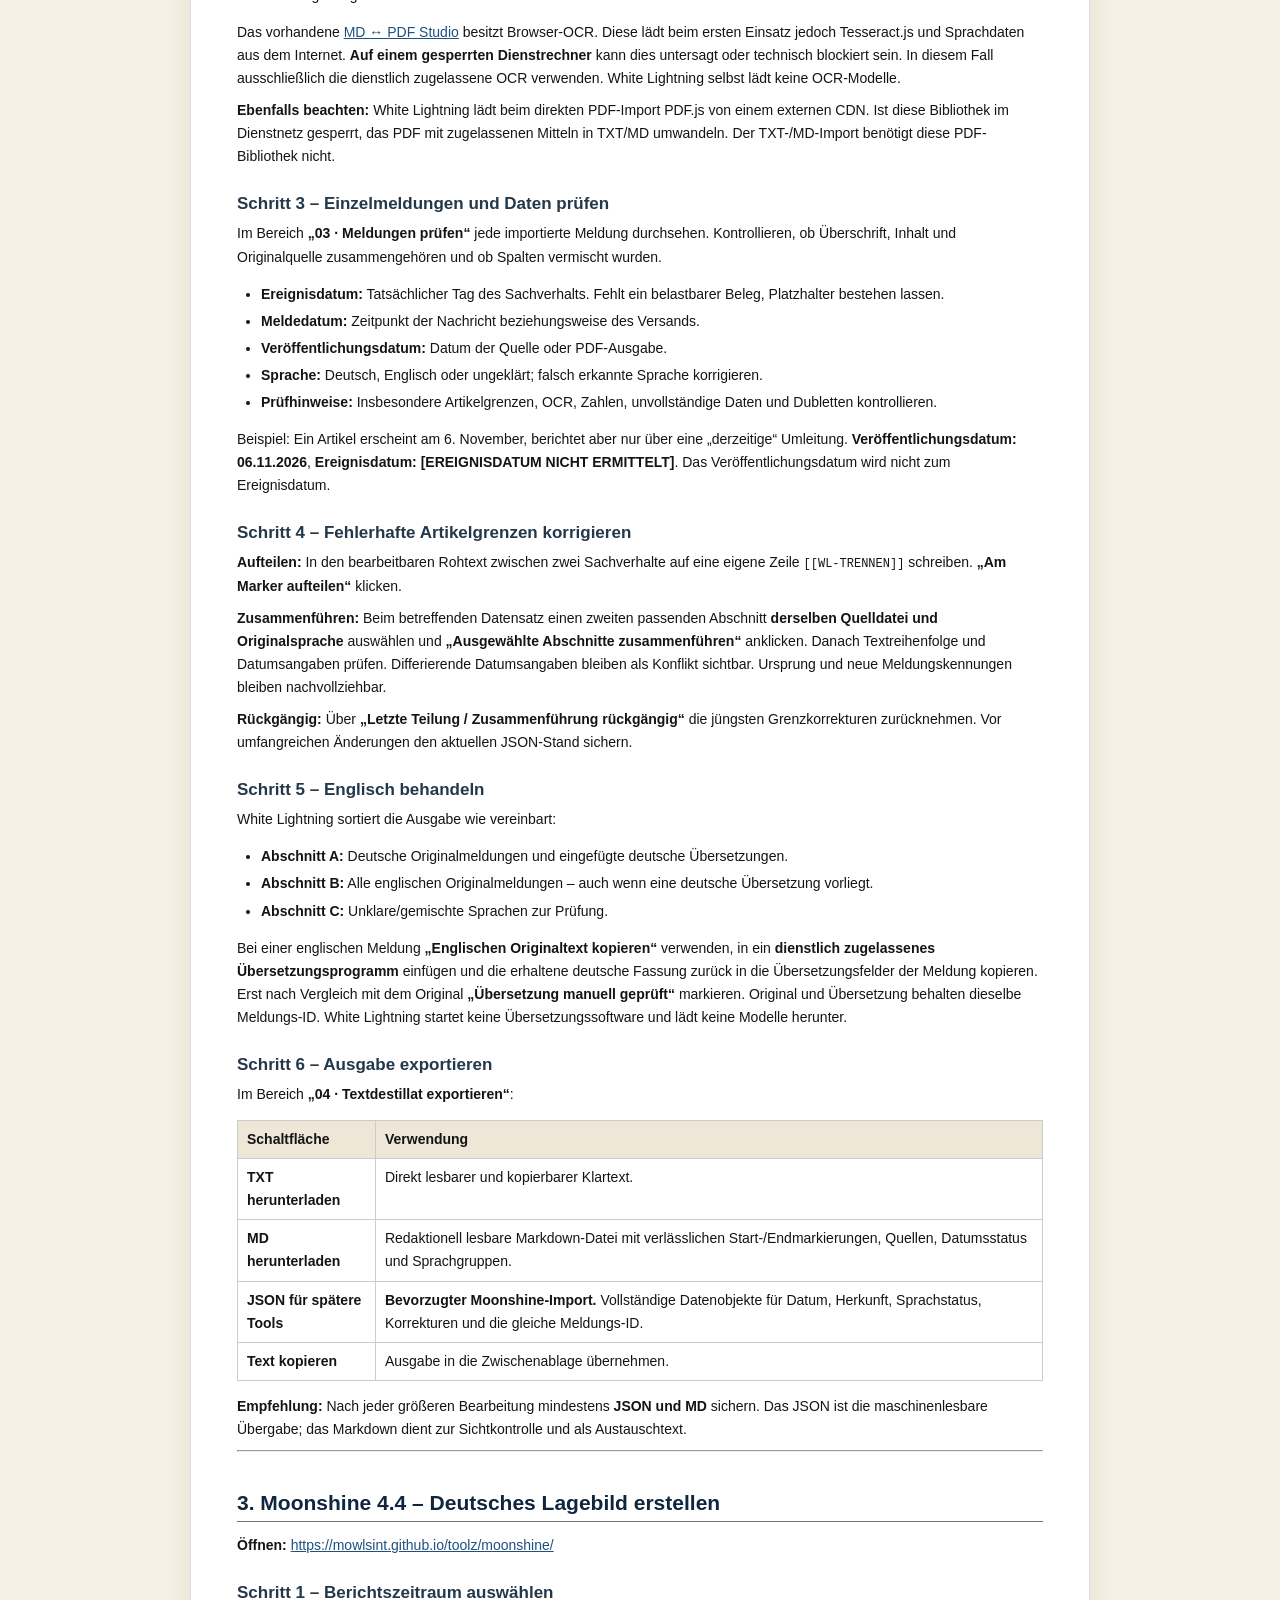
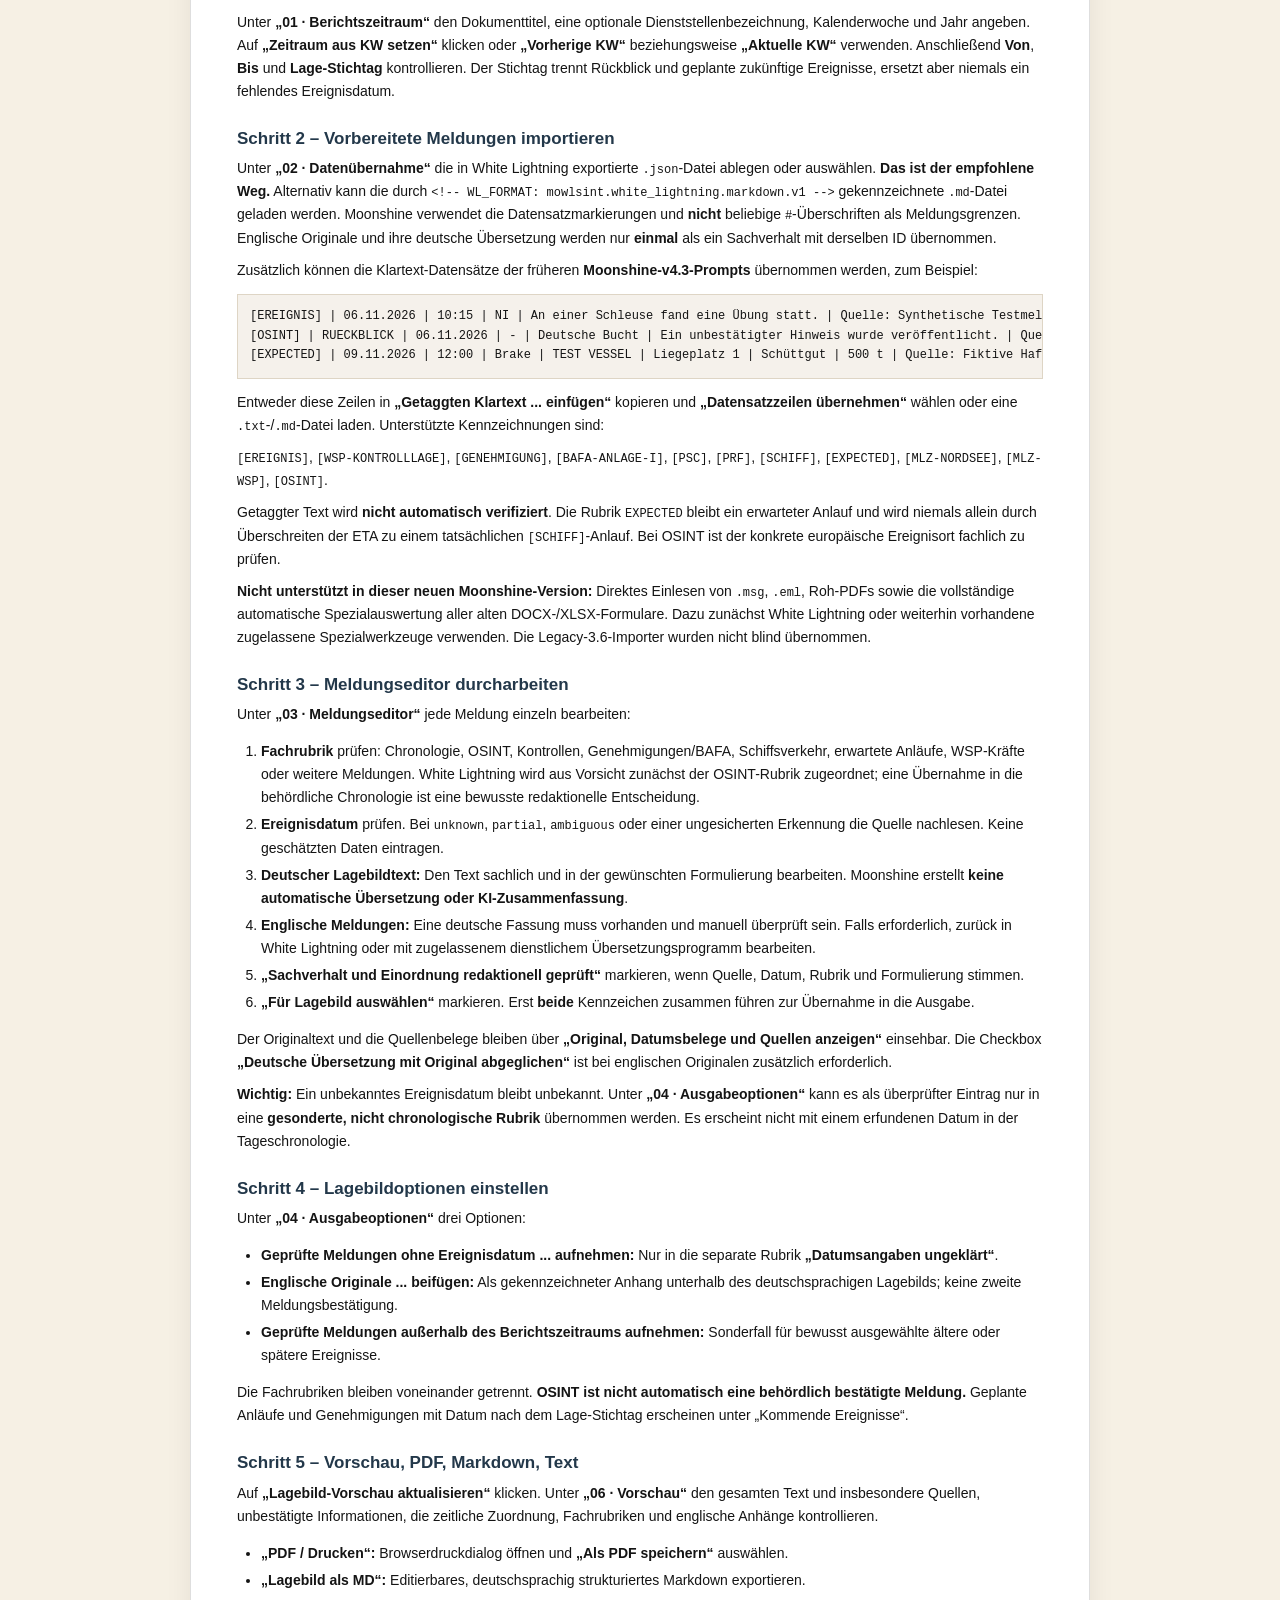
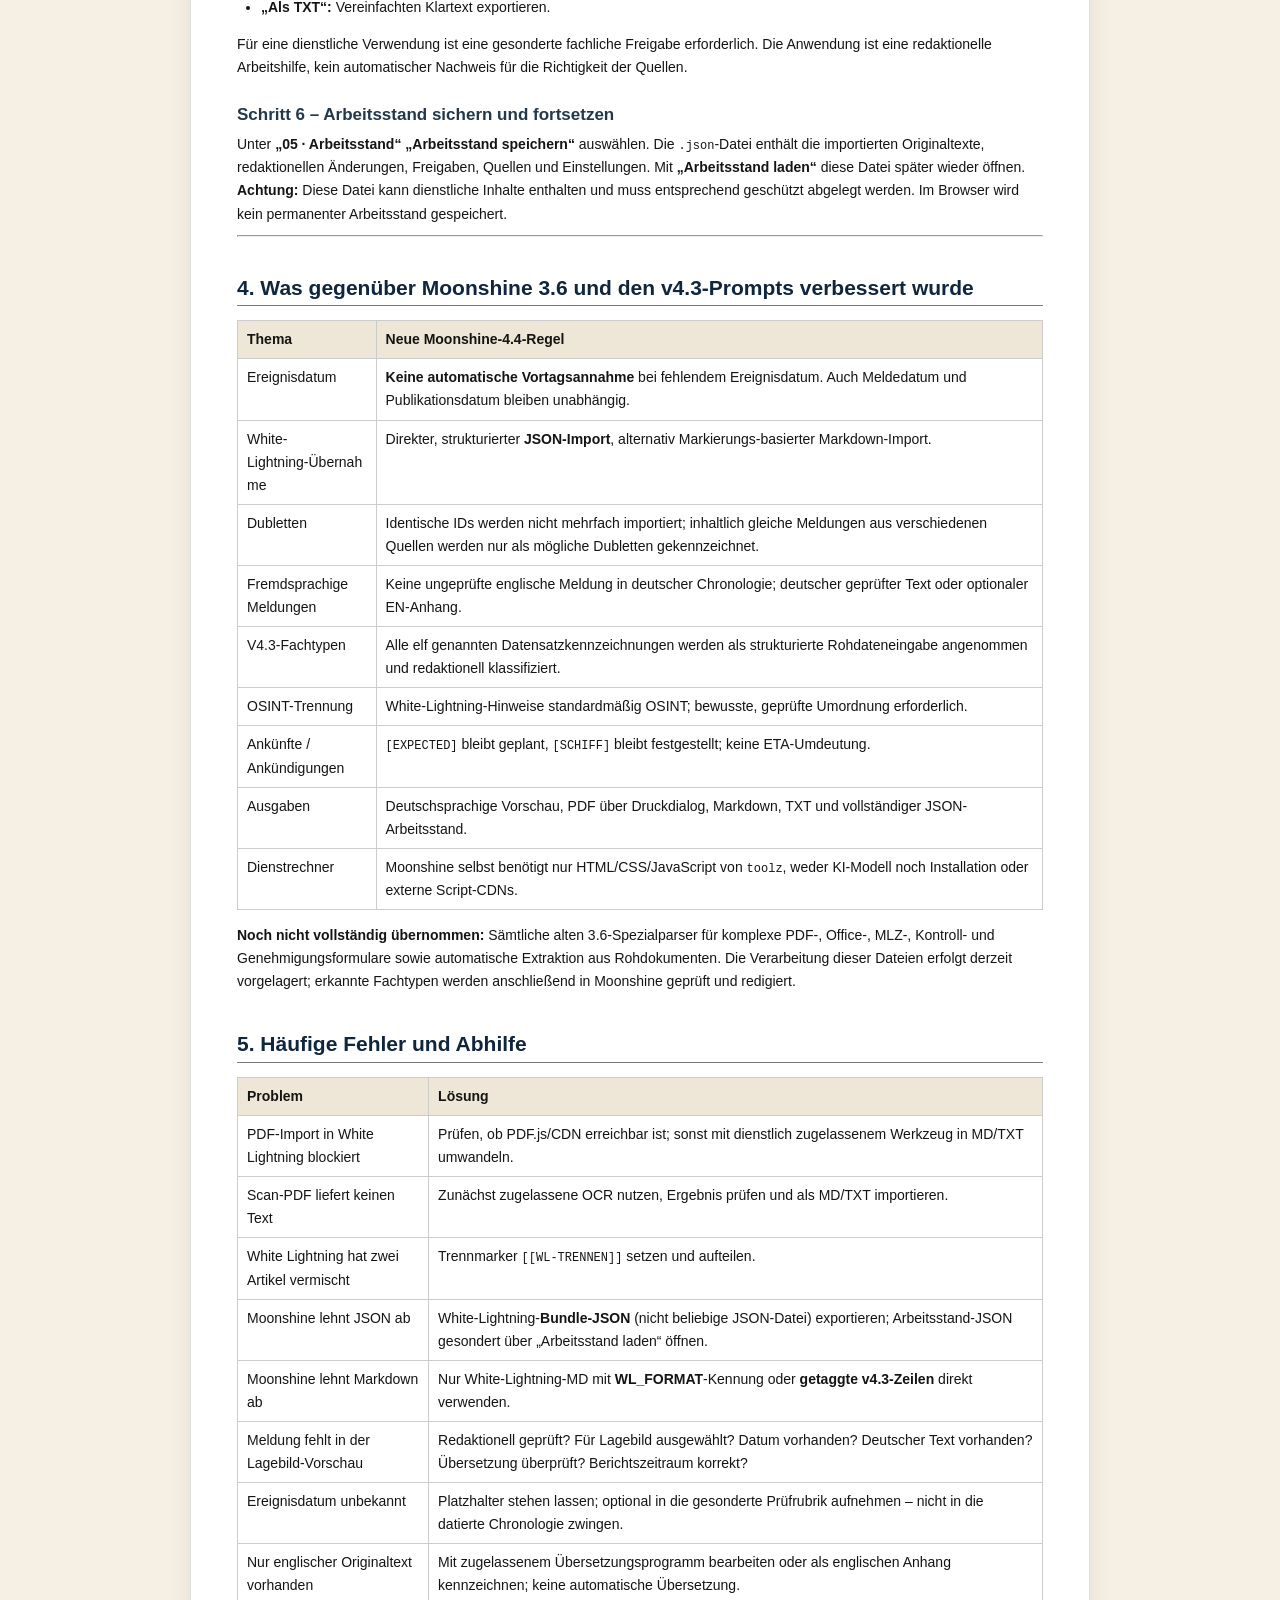
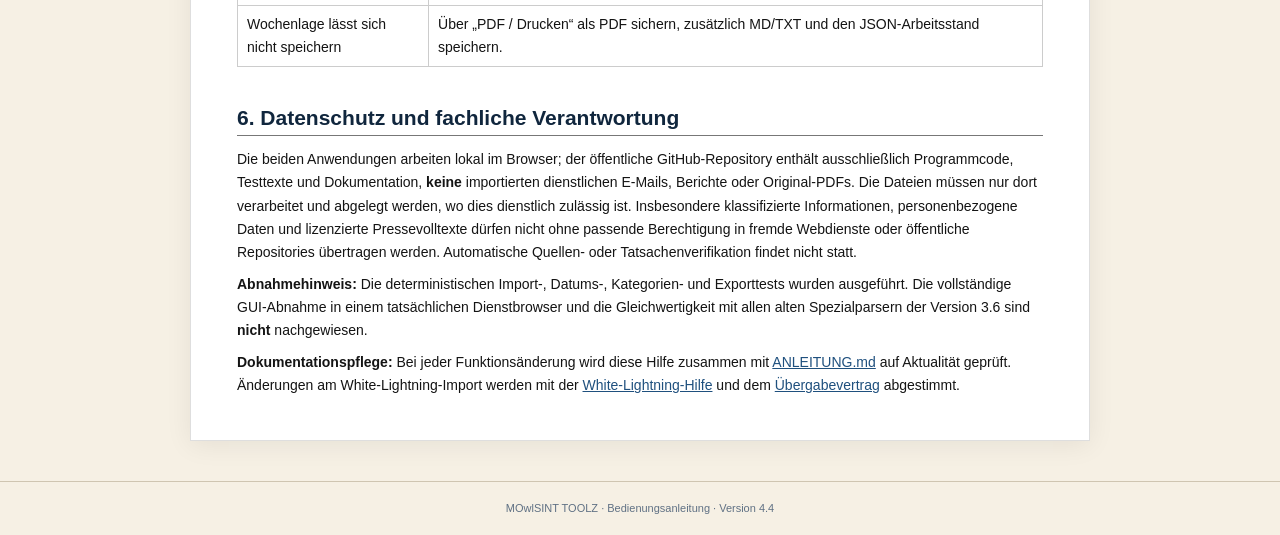
<file: moonshine/hilfe.html>
<!doctype html><html lang="de"><head><meta charset="utf-8"><meta name="viewport" content="width=device-width,initial-scale=1"><title>Bedienungsanleitung · White Lightning & Moonshine</title><link rel="stylesheet" href="./style.css"><link rel="stylesheet" href="./guide.css"></head><body><header><div class="wrap topbar"><a class="identity" href="./"><span class="logomark">MS</span><span><strong>WHITE LIGHTNING & MOONSHINE</strong><small>BEDIENUNGSANLEITUNG</small></span></a><a class="back" href="./">← MOONSHINE</a></div></header><main class="wrap manual"><article class="paper guide"><nav aria-label="Anleitung direkt auswählen" style="display:flex;gap:14px;flex-wrap:wrap;margin-bottom:20px;font-size:13px"><a href="#moonshine-guide">Moonshine-Schritte</a><a href="../white-lightning/hilfe.html">White Lightning-Hilfe</a><a href="#white-lightning-guide">Gemeinsamer Ablauf</a><a href="./ANLEITUNG.md">Markdown-Handbuch</a></nav><h1>MOwlSINT TOOLZ – Bedienungsanleitung</h1>
<h2>White Lightning 1.3 und Moonshine 4.4 (redaktionelle Testfassung)</h2>
<p><strong>Stand:</strong> 8. November 2026<br />
<strong>Ziel:</strong> Aus Outlook-Meldungen, PDFs und Textdateien zunächst nachvollziehbare Einzelmeldungen erzeugen und anschließend in einem <strong>eigenständigen</strong> Werkzeug ein deutsches Lagebild erstellen.</p>
<blockquote>
<p><strong>Versionshinweis:</strong> White Lightning 1.3 liegt im Repository <code>mowlsint/toolz</code>. Moonshine 4.4 ist eine neu aufgebaute redaktionelle Testfassung mit direktem White-Lightning-Import, inspiriert vom Arbeitsablauf der archivierten Wochenlage 3.6 und den strukturierten Datensätzen der Moonshine-Prompts 4.3. Moonshine 4.4 enthält <strong>nicht automatisch sämtliche alten Spezialparser</strong> für alle früheren PDF-/Office-Formate. Ein vollständiger Abnahmetest auf dem Dienstrechner steht noch aus.</p>
</blockquote>
<h2>1. Welches System macht was?</h2>
<table>
<thead>
<tr>
  <th>System</th>
  <th>Aufgabe</th>
  <th>Ergebnis</th>
</tr>
</thead>
<tbody>
<tr>
  <td><strong>White Lightning</strong></td>
  <td>E-Mails, Texte und PDFs einlesen, in prüfbare Einzelmeldungen zerlegen, Quellen und Datumsstatus erhalten. Keine Lagebilderstellung.</td>
  <td><strong>TXT, MD, JSON</strong> – immer deutsche Originale zuerst, englische Originale darunter.</td>
</tr>
<tr>
  <td><strong>Moonshine</strong></td>
  <td>White-Lightning-Daten und v4.3-Klartext fachlich prüfen, datieren, übersetzen lassen und freigeben, Chronologie und Fachrubriken zusammenstellen.</td>
  <td><strong>Deutsche Wochenlage</strong>, auf Wunsch englischer Originalanhang; PDF-Druck, <strong>MD</strong>, <strong>TXT</strong>, redaktioneller JSON-Arbeitsstand.</td>
</tr>
</tbody>
</table>
<p><strong>Empfohlener Ablauf:</strong> <code>Originaldatei → gegebenenfalls OCR → White Lightning → WL-JSON → Moonshine → Redaktion → Wochenlage (PDF / MD)</code>.</p>
<p><strong>Wichtig:</strong> Veröffentlichungstag, Meldedatum, Eingang einer E-Mail und Zeitpunkt des Ereignisses sind vier verschiedene Angaben. Beide Werkzeuge dürfen fehlende Ereignisdaten nicht durch den Vortag, das Maildatum oder das Datum im Dateinamen ersetzen. Eine Übersetzung ist keine zweite Quelle.</p>
<h2 id="white-lightning-guide">2. White Lightning – Rohdatendestillat herstellen</h2>
<p><strong>Öffnen:</strong> <a href="https://mowlsint.github.io/toolz/white-lightning/">https://mowlsint.github.io/toolz/white-lightning/</a></p>
<h3>Schritt 1 – Dateien importieren</h3>
<p><strong>Outlook-Drag-and-drop, Stand 09.11.2026:</strong> Bei White Lightning 1.3.1 kann Outlook Classic in kompatiblen Browsern Dateien direkt übergeben. Neues Outlook bzw. der Browser können dies verhindern; in diesem Fall eine <code>.msg</code> oder <code>.eml</code> zuerst dienstlich zulässig lokal speichern. Ein reiner Textimport enthält keine verifizierten Outlook-Metadaten und keine Anhänge.</p>
<p>Im Bereich <strong>„01 · Rohdaten einlesen“</strong> mit der Dateiauswahl oder per Drag &amp; Drop Dateien übernehmen. Unterstützt sind <code>.msg</code>, <code>.eml</code>, <code>.pdf</code>, <code>.txt</code>, <code>.md</code>, <code>.html</code>, <code>.json</code> und <code>.jsonl</code> (bis 40 MB je Datei). Bei lesbaren Outlook-Nachrichten können unterstützte Anhänge mit übernommen werden.</p>
<p>Alternativ im Bereich <strong>„02 · Text manuell eingeben“</strong> eine Quelle angeben, einen Alert hineinkopieren und <strong>„Text übernehmen“</strong> anklicken. Mehrere Meldungen können durch eine eigene Zeile mit <code>---</code> getrennt werden.</p>
<p>Bei Markdown dienen wiederkehrende Überschriften, bei TXT erkennbare Nummerierungen oder Trennlinien als <strong>Vorschläge</strong> für Abschnittsgrenzen; sie sind noch nicht automatisch fachlich geprüft.</p>
<h3>Schritt 2 – PDF und OCR richtig behandeln</h3>
<ul>
<li><strong>Text-PDF:</strong> Direkt importieren. Bei mehreren Spalten werden zunächst Textblöcke erkannt. Das ist noch <strong>keine garantiert richtige Artikeltrennung</strong>.</li>
<li><strong>Strukturierter Bericht:</strong> Wiederholte datierte Meldungsköpfe können Einzelmeldungen bilden und über Seitenumbrüche reichen. Die Kopfzeit ist nicht automatisch die Ereigniszeit.</li>
<li><strong>Scan-PDF ohne Textebene:</strong> Mit einer zugelassenen OCR-Anwendung zu <code>.md</code> oder <code>.txt</code> verarbeiten, dann dieses Ergebnis in White Lightning laden.</li>
</ul>
<p>Das vorhandene <a href="https://mowlsint.github.io/toolz/md-pdf/">MD ↔ PDF Studio</a> besitzt Browser-OCR. Diese lädt beim ersten Einsatz jedoch Tesseract.js und Sprachdaten aus dem Internet. <strong>Auf einem gesperrten Dienstrechner</strong> kann dies untersagt oder technisch blockiert sein. In diesem Fall ausschließlich die dienstlich zugelassene OCR verwenden. White Lightning selbst lädt keine OCR-Modelle.</p>
<p><strong>Ebenfalls beachten:</strong> White Lightning lädt beim direkten PDF-Import PDF.js von einem externen CDN. Ist diese Bibliothek im Dienstnetz gesperrt, das PDF mit zugelassenen Mitteln in TXT/MD umwandeln. Der TXT-/MD-Import benötigt diese PDF-Bibliothek nicht.</p>
<h3>Schritt 3 – Einzelmeldungen und Daten prüfen</h3>
<p>Im Bereich <strong>„03 · Meldungen prüfen“</strong> jede importierte Meldung durchsehen. Kontrollieren, ob Überschrift, Inhalt und Originalquelle zusammengehören und ob Spalten vermischt wurden.</p>
<ul>
<li><strong>Ereignisdatum:</strong> Tatsächlicher Tag des Sachverhalts. Fehlt ein belastbarer Beleg, Platzhalter bestehen lassen.</li>
<li><strong>Meldedatum:</strong> Zeitpunkt der Nachricht beziehungsweise des Versands.</li>
<li><strong>Veröffentlichungsdatum:</strong> Datum der Quelle oder PDF-Ausgabe.</li>
<li><strong>Sprache:</strong> Deutsch, Englisch oder ungeklärt; falsch erkannte Sprache korrigieren.</li>
<li><strong>Prüfhinweise:</strong> Insbesondere Artikelgrenzen, OCR, Zahlen, unvollständige Daten und Dubletten kontrollieren.</li>
</ul>
<p>Beispiel: Ein Artikel erscheint am 6. November, berichtet aber nur über eine „derzeitige“ Umleitung. <strong>Veröffentlichungsdatum: 06.11.2026</strong>, <strong>Ereignisdatum: [EREIGNISDATUM NICHT ERMITTELT]</strong>. Das Veröffentlichungsdatum wird nicht zum Ereignisdatum.</p>
<h3>Schritt 4 – Fehlerhafte Artikelgrenzen korrigieren</h3>
<p><strong>Aufteilen:</strong> In den bearbeitbaren Rohtext zwischen zwei Sachverhalte auf eine eigene Zeile <code>[[WL-TRENNEN]]</code> schreiben. <strong>„Am Marker aufteilen“</strong> klicken.</p>
<p><strong>Zusammenführen:</strong> Beim betreffenden Datensatz einen zweiten passenden Abschnitt <strong>derselben Quelldatei und Originalsprache</strong> auswählen und <strong>„Ausgewählte Abschnitte zusammenführen“</strong> anklicken. Danach Textreihenfolge und Datumsangaben prüfen. Differierende Datumsangaben bleiben als Konflikt sichtbar. Ursprung und neue Meldungskennungen bleiben nachvollziehbar.</p>
<p><strong>Rückgängig:</strong> Über <strong>„Letzte Teilung / Zusammenführung rückgängig“</strong> die jüngsten Grenzkorrekturen zurücknehmen. Vor umfangreichen Änderungen den aktuellen JSON-Stand sichern.</p>
<h3>Schritt 5 – Englisch behandeln</h3>
<p>White Lightning sortiert die Ausgabe wie vereinbart:</p>
<ul>
<li><strong>Abschnitt A:</strong> Deutsche Originalmeldungen und eingefügte deutsche Übersetzungen.</li>
<li><strong>Abschnitt B:</strong> Alle englischen Originalmeldungen – auch wenn eine deutsche Übersetzung vorliegt.</li>
<li><strong>Abschnitt C:</strong> Unklare/gemischte Sprachen zur Prüfung.</li>
</ul>
<p>Bei einer englischen Meldung <strong>„Englischen Originaltext kopieren“</strong> verwenden, in ein <strong>dienstlich zugelassenes Übersetzungsprogramm</strong> einfügen und die erhaltene deutsche Fassung zurück in die Übersetzungsfelder der Meldung kopieren. Erst nach Vergleich mit dem Original <strong>„Übersetzung manuell geprüft“</strong> markieren. Original und Übersetzung behalten dieselbe Meldungs-ID. White Lightning startet keine Übersetzungssoftware und lädt keine Modelle herunter.</p>
<h3>Schritt 6 – Ausgabe exportieren</h3>
<p>Im Bereich <strong>„04 · Textdestillat exportieren“</strong>:</p>
<table>
<thead>
<tr>
  <th>Schaltfläche</th>
  <th>Verwendung</th>
</tr>
</thead>
<tbody>
<tr>
  <td><strong>TXT herunterladen</strong></td>
  <td>Direkt lesbarer und kopierbarer Klartext.</td>
</tr>
<tr>
  <td><strong>MD herunterladen</strong></td>
  <td>Redaktionell lesbare Markdown-Datei mit verlässlichen Start-/Endmarkierungen, Quellen, Datumsstatus und Sprachgruppen.</td>
</tr>
<tr>
  <td><strong>JSON für spätere Tools</strong></td>
  <td><strong>Bevorzugter Moonshine-Import.</strong> Vollständige Datenobjekte für Datum, Herkunft, Sprachstatus, Korrekturen und die gleiche Meldungs-ID.</td>
</tr>
<tr>
  <td><strong>Text kopieren</strong></td>
  <td>Ausgabe in die Zwischenablage übernehmen.</td>
</tr>
</tbody>
</table>
<p><strong>Empfehlung:</strong> Nach jeder größeren Bearbeitung mindestens <strong>JSON und MD</strong> sichern. Das JSON ist die maschinenlesbare Übergabe; das Markdown dient zur Sichtkontrolle und als Austauschtext.</p>
<hr />
<h2 id="moonshine-guide">3. Moonshine 4.4 – Deutsches Lagebild erstellen</h2>
<p><strong>Öffnen:</strong> <a href="https://mowlsint.github.io/toolz/moonshine/">https://mowlsint.github.io/toolz/moonshine/</a></p>
<h3 id="moonshine-zeitraum">Schritt 1 – Berichtszeitraum auswählen</h3>
<p>Unter <strong>„01 · Berichtszeitraum“</strong> den Dokumenttitel, eine optionale Dienststellenbezeichnung, Kalenderwoche und Jahr angeben. Auf <strong>„Zeitraum aus KW setzen“</strong> klicken oder <strong>„Vorherige KW“</strong> beziehungsweise <strong>„Aktuelle KW“</strong> verwenden. Anschließend <strong>Von</strong>, <strong>Bis</strong> und <strong>Lage-Stichtag</strong> kontrollieren. Der Stichtag trennt Rückblick und geplante zukünftige Ereignisse, ersetzt aber niemals ein fehlendes Ereignisdatum.</p>
<h3 id="moonshine-import">Schritt 2 – Vorbereitete Meldungen importieren</h3>
<p>Unter <strong>„02 · Datenübernahme“</strong> die in White Lightning exportierte <code>.json</code>-Datei ablegen oder auswählen. <strong>Das ist der empfohlene Weg.</strong> Alternativ kann die durch <code>&lt;!-- WL_FORMAT: mowlsint.white_lightning.markdown.v1 --&gt;</code> gekennzeichnete <code>.md</code>-Datei geladen werden. Moonshine verwendet die Datensatzmarkierungen und <strong>nicht</strong> beliebige <code>#</code>-Überschriften als Meldungsgrenzen. Englische Originale und ihre deutsche Übersetzung werden nur <strong>einmal</strong> als ein Sachverhalt mit derselben ID übernommen.</p>
<p>Zusätzlich können die Klartext-Datensätze der früheren <strong>Moonshine-v4.3-Prompts</strong> übernommen werden, zum Beispiel:</p>
<pre><code class="language-text">[EREIGNIS] | 06.11.2026 | 10:15 | NI | An einer Schleuse fand eine Übung statt. | Quelle: Synthetische Testmeldung
[OSINT] | RUECKBLICK | 06.11.2026 | - | Deutsche Bucht | Ein unbestätigter Hinweis wurde veröffentlicht. | Quelle: Test-OSINT | Link: https://example.org
[EXPECTED] | 09.11.2026 | 12:00 | Brake | TEST VESSEL | Liegeplatz 1 | Schüttgut | 500 t | Quelle: Fiktive Hafenliste
</code></pre>
<p>Entweder diese Zeilen in <strong>„Getaggten Klartext ... einfügen“</strong> kopieren und <strong>„Datensatzzeilen übernehmen“</strong> wählen oder eine <code>.txt</code>-/<code>.md</code>-Datei laden. Unterstützte Kennzeichnungen sind:</p>
<p><code>[EREIGNIS]</code>, <code>[WSP-KONTROLLLAGE]</code>, <code>[GENEHMIGUNG]</code>, <code>[BAFA-ANLAGE-I]</code>, <code>[PSC]</code>, <code>[PRF]</code>, <code>[SCHIFF]</code>, <code>[EXPECTED]</code>, <code>[MLZ-NORDSEE]</code>, <code>[MLZ-WSP]</code>, <code>[OSINT]</code>.</p>
<p>Getaggter Text wird <strong>nicht automatisch verifiziert</strong>. Die Rubrik <code>EXPECTED</code> bleibt ein erwarteter Anlauf und wird niemals allein durch Überschreiten der ETA zu einem tatsächlichen <code>[SCHIFF]</code>-Anlauf. Bei OSINT ist der konkrete europäische Ereignisort fachlich zu prüfen.</p>
<p><strong>Nicht unterstützt in dieser neuen Moonshine-Version:</strong> Direktes Einlesen von <code>.msg</code>, <code>.eml</code>, Roh-PDFs sowie die vollständige automatische Spezialauswertung aller alten DOCX-/XLSX-Formulare. Dazu zunächst White Lightning oder weiterhin vorhandene zugelassene Spezialwerkzeuge verwenden. Die Legacy-3.6-Importer wurden nicht blind übernommen.</p>
<h3 id="moonshine-pruefen">Schritt 3 – Meldungseditor durcharbeiten</h3>
<p>Unter <strong>„03 · Meldungseditor“</strong> jede Meldung einzeln bearbeiten:</p>
<ol>
<li><strong>Fachrubrik</strong> prüfen: Chronologie, OSINT, Kontrollen, Genehmigungen/BAFA, Schiffsverkehr, erwartete Anläufe, WSP-Kräfte oder weitere Meldungen. White Lightning wird aus Vorsicht zunächst der OSINT-Rubrik zugeordnet; eine Übernahme in die behördliche Chronologie ist eine bewusste redaktionelle Entscheidung.</li>
<li><strong>Ereignisdatum</strong> prüfen. Bei <code>unknown</code>, <code>partial</code>, <code>ambiguous</code> oder einer ungesicherten Erkennung die Quelle nachlesen. Keine geschätzten Daten eintragen.</li>
<li><strong>Deutscher Lagebildtext:</strong> Den Text sachlich und in der gewünschten Formulierung bearbeiten. Moonshine erstellt <strong>keine automatische Übersetzung oder KI-Zusammenfassung</strong>.</li>
<li><strong>Englische Meldungen:</strong> Eine deutsche Fassung muss vorhanden und manuell überprüft sein. Falls erforderlich, zurück in White Lightning oder mit zugelassenem dienstlichem Übersetzungsprogramm bearbeiten.</li>
<li><strong>„Sachverhalt und Einordnung redaktionell geprüft“</strong> markieren, wenn Quelle, Datum, Rubrik und Formulierung stimmen.</li>
<li><strong>„Für Lagebild auswählen“</strong> markieren. Erst <strong>beide</strong> Kennzeichen zusammen führen zur Übernahme in die Ausgabe.</li>
</ol>
<p>Der Originaltext und die Quellenbelege bleiben über <strong>„Original, Datumsbelege und Quellen anzeigen“</strong> einsehbar. Die Checkbox <strong>„Deutsche Übersetzung mit Original abgeglichen“</strong> ist bei englischen Originalen zusätzlich erforderlich.</p>
<p><strong>Wichtig:</strong> Ein unbekanntes Ereignisdatum bleibt unbekannt. Unter <strong>„04 · Ausgabeoptionen“</strong> kann es als überprüfter Eintrag nur in eine <strong>gesonderte, nicht chronologische Rubrik</strong> übernommen werden. Es erscheint nicht mit einem erfundenen Datum in der Tageschronologie.</p>
<h3 id="moonshine-optionen">Schritt 4 – Lagebildoptionen einstellen</h3>
<p>Unter <strong>„04 · Ausgabeoptionen“</strong> drei Optionen:</p>
<ul>
<li><strong>Geprüfte Meldungen ohne Ereignisdatum ... aufnehmen:</strong> Nur in die separate Rubrik <strong>„Datumsangaben ungeklärt“</strong>.</li>
<li><strong>Englische Originale ... beifügen:</strong> Als gekennzeichneter Anhang unterhalb des deutschsprachigen Lagebilds; keine zweite Meldungsbestätigung.</li>
<li><strong>Geprüfte Meldungen außerhalb des Berichtszeitraums aufnehmen:</strong> Sonderfall für bewusst ausgewählte ältere oder spätere Ereignisse.</li>
</ul>
<p>Die Fachrubriken bleiben voneinander getrennt. <strong>OSINT ist nicht automatisch eine behördlich bestätigte Meldung.</strong> Geplante Anläufe und Genehmigungen mit Datum nach dem Lage-Stichtag erscheinen unter „Kommende Ereignisse“.</p>
<h3 id="moonshine-export">Schritt 5 – Vorschau, PDF, Markdown, Text</h3>
<p>Auf <strong>„Lagebild-Vorschau aktualisieren“</strong> klicken. Unter <strong>„06 · Vorschau“</strong> den gesamten Text und insbesondere Quellen, unbestätigte Informationen, die zeitliche Zuordnung, Fachrubriken und englische Anhänge kontrollieren.</p>
<ul>
<li><strong>„PDF / Drucken“:</strong> Browserdruckdialog öffnen und <strong>„Als PDF speichern“</strong> auswählen.</li>
<li><strong>„Lagebild als MD“:</strong> Editierbares, deutschsprachig strukturiertes Markdown exportieren.</li>
<li><strong>„Als TXT“:</strong> Vereinfachten Klartext exportieren.</li>
</ul>
<p>Für eine dienstliche Verwendung ist eine gesonderte fachliche Freigabe erforderlich. Die Anwendung ist eine redaktionelle Arbeitshilfe, kein automatischer Nachweis für die Richtigkeit der Quellen.</p>
<h3 id="moonshine-arbeitsstand">Schritt 6 – Arbeitsstand sichern und fortsetzen</h3>
<p>Unter <strong>„05 · Arbeitsstand“</strong> <strong>„Arbeitsstand speichern“</strong> auswählen. Die <code>.json</code>-Datei enthält die importierten Originaltexte, redaktionellen Änderungen, Freigaben, Quellen und Einstellungen. Mit <strong>„Arbeitsstand laden“</strong> diese Datei später wieder öffnen. <strong>Achtung:</strong> Diese Datei kann dienstliche Inhalte enthalten und muss entsprechend geschützt abgelegt werden. Im Browser wird kein permanenter Arbeitsstand gespeichert.</p>
<hr />
<h2>4. Was gegenüber Moonshine 3.6 und den v4.3-Prompts verbessert wurde</h2>
<table>
<thead>
<tr>
  <th>Thema</th>
  <th>Neue Moonshine-4.4-Regel</th>
</tr>
</thead>
<tbody>
<tr>
  <td>Ereignisdatum</td>
  <td><strong>Keine automatische Vortagsannahme</strong> bei fehlendem Ereignisdatum. Auch Meldedatum und Publikationsdatum bleiben unabhängig.</td>
</tr>
<tr>
  <td>White-Lightning-Übernahme</td>
  <td>Direkter, strukturierter <strong>JSON-Import</strong>, alternativ Markierungs-basierter Markdown-Import.</td>
</tr>
<tr>
  <td>Dubletten</td>
  <td>Identische IDs werden nicht mehrfach importiert; inhaltlich gleiche Meldungen aus verschiedenen Quellen werden nur als mögliche Dubletten gekennzeichnet.</td>
</tr>
<tr>
  <td>Fremdsprachige Meldungen</td>
  <td>Keine ungeprüfte englische Meldung in deutscher Chronologie; deutscher geprüfter Text oder optionaler EN-Anhang.</td>
</tr>
<tr>
  <td>V4.3-Fachtypen</td>
  <td>Alle elf genannten Datensatzkennzeichnungen werden als strukturierte Rohdateneingabe angenommen und redaktionell klassifiziert.</td>
</tr>
<tr>
  <td>OSINT-Trennung</td>
  <td>White-Lightning-Hinweise standardmäßig OSINT; bewusste, geprüfte Umordnung erforderlich.</td>
</tr>
<tr>
  <td>Ankünfte / Ankündigungen</td>
  <td><code>[EXPECTED]</code> bleibt geplant, <code>[SCHIFF]</code> bleibt festgestellt; keine ETA-Umdeutung.</td>
</tr>
<tr>
  <td>Ausgaben</td>
  <td>Deutschsprachige Vorschau, PDF über Druckdialog, Markdown, TXT und vollständiger JSON-Arbeitsstand.</td>
</tr>
<tr>
  <td>Dienstrechner</td>
  <td>Moonshine selbst benötigt nur HTML/CSS/JavaScript von <code>toolz</code>, weder KI-Modell noch Installation oder externe Script-CDNs.</td>
</tr>
</tbody>
</table>
<p><strong>Noch nicht vollständig übernommen:</strong> Sämtliche alten 3.6-Spezialparser für komplexe PDF-, Office-, MLZ-, Kontroll- und Genehmigungsformulare sowie automatische Extraktion aus Rohdokumenten. Die Verarbeitung dieser Dateien erfolgt derzeit vorgelagert; erkannte Fachtypen werden anschließend in Moonshine geprüft und redigiert.</p>
<h2>5. Häufige Fehler und Abhilfe</h2>
<table>
<thead>
<tr>
  <th>Problem</th>
  <th>Lösung</th>
</tr>
</thead>
<tbody>
<tr>
  <td>PDF-Import in White Lightning blockiert</td>
  <td>Prüfen, ob PDF.js/CDN erreichbar ist; sonst mit dienstlich zugelassenem Werkzeug in MD/TXT umwandeln.</td>
</tr>
<tr>
  <td>Scan-PDF liefert keinen Text</td>
  <td>Zunächst zugelassene OCR nutzen, Ergebnis prüfen und als MD/TXT importieren.</td>
</tr>
<tr>
  <td>White Lightning hat zwei Artikel vermischt</td>
  <td>Trennmarker <code>[[WL-TRENNEN]]</code> setzen und aufteilen.</td>
</tr>
<tr>
  <td>Moonshine lehnt JSON ab</td>
  <td>White-Lightning-<strong>Bundle-JSON</strong> (nicht beliebige JSON-Datei) exportieren; Arbeitsstand-JSON gesondert über „Arbeitsstand laden“ öffnen.</td>
</tr>
<tr>
  <td>Moonshine lehnt Markdown ab</td>
  <td>Nur White-Lightning-MD mit <strong>WL_FORMAT</strong>-Kennung oder <strong>getaggte v4.3-Zeilen</strong> direkt verwenden.</td>
</tr>
<tr>
  <td>Meldung fehlt in der Lagebild-Vorschau</td>
  <td>Redaktionell geprüft? Für Lagebild ausgewählt? Datum vorhanden? Deutscher Text vorhanden? Übersetzung überprüft? Berichtszeitraum korrekt?</td>
</tr>
<tr>
  <td>Ereignisdatum unbekannt</td>
  <td>Platzhalter stehen lassen; optional in die gesonderte Prüfrubrik aufnehmen – nicht in die datierte Chronologie zwingen.</td>
</tr>
<tr>
  <td>Nur englischer Originaltext vorhanden</td>
  <td>Mit zugelassenem Übersetzungsprogramm bearbeiten oder als englischen Anhang kennzeichnen; keine automatische Übersetzung.</td>
</tr>
<tr>
  <td>Wochenlage lässt sich nicht speichern</td>
  <td>Über „PDF / Drucken“ als PDF sichern, zusätzlich MD/TXT und den JSON-Arbeitsstand speichern.</td>
</tr>
</tbody>
</table>
<h2>6. Datenschutz und fachliche Verantwortung</h2>
<p>Die beiden Anwendungen arbeiten lokal im Browser; der öffentliche GitHub-Repository enthält ausschließlich Programmcode, Testtexte und Dokumentation, <strong>keine</strong> importierten dienstlichen E-Mails, Berichte oder Original-PDFs. Die Dateien müssen nur dort verarbeitet und abgelegt werden, wo dies dienstlich zulässig ist. Insbesondere klassifizierte Informationen, personenbezogene Daten und lizenzierte Pressevolltexte dürfen nicht ohne passende Berechtigung in fremde Webdienste oder öffentliche Repositories übertragen werden. Automatische Quellen- oder Tatsachenverifikation findet nicht statt.</p>
<p><strong>Abnahmehinweis:</strong> Die deterministischen Import-, Datums-, Kategorien- und Exporttests wurden ausgeführt. Die vollständige GUI-Abnahme in einem tatsächlichen Dienstbrowser und die Gleichwertigkeit mit allen alten Spezialparsern der Version 3.6 sind <strong>nicht</strong> nachgewiesen.</p>
<p><strong>Dokumentationspflege:</strong> Bei jeder Funktionsänderung wird diese Hilfe zusammen mit <a href="./ANLEITUNG.md">ANLEITUNG.md</a> auf Aktualität geprüft. Änderungen am White-Lightning-Import werden mit der <a href="../white-lightning/hilfe.html">White-Lightning-Hilfe</a> und dem <a href="../white-lightning/MOONSHINE_IMPORT.md">Übergabevertrag</a> abgestimmt.</p></article></main><footer>MOwlSINT TOOLZ · Bedienungsanleitung · Version 4.4</footer></body></html>
</file>
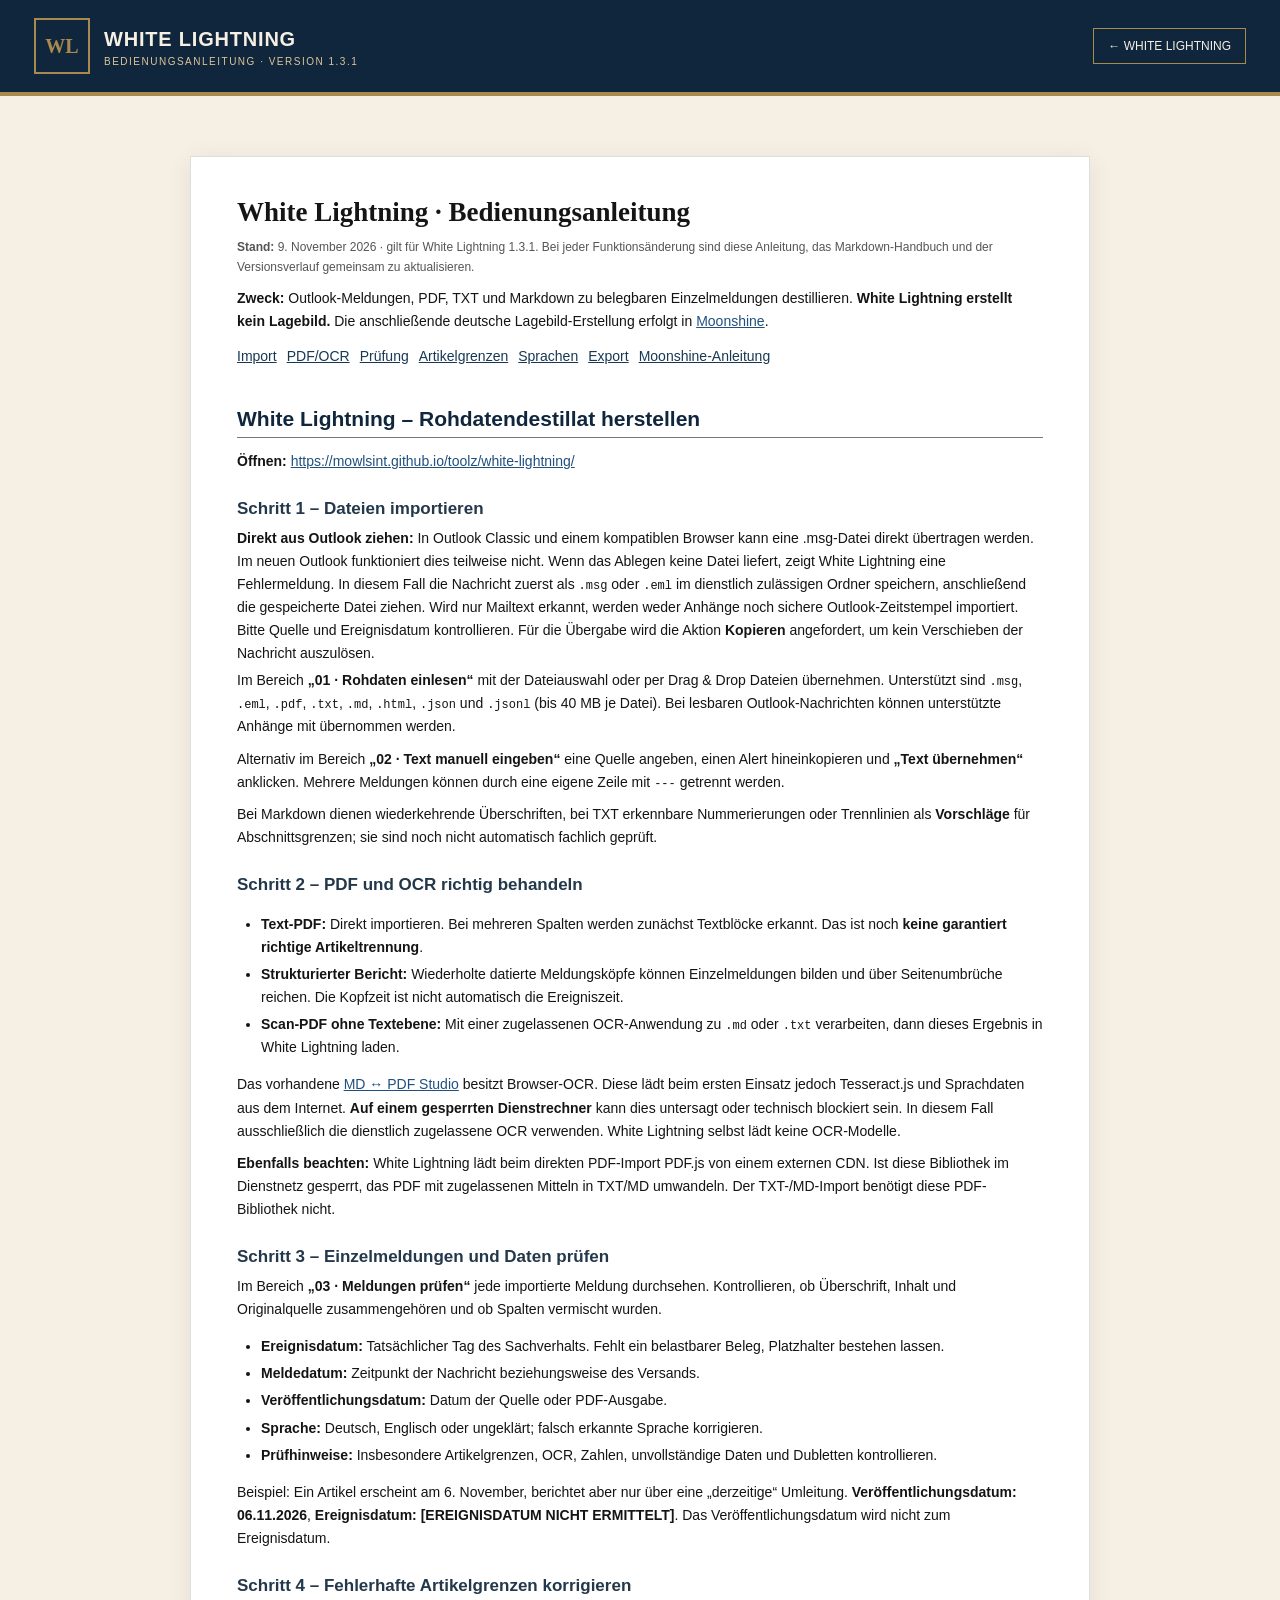
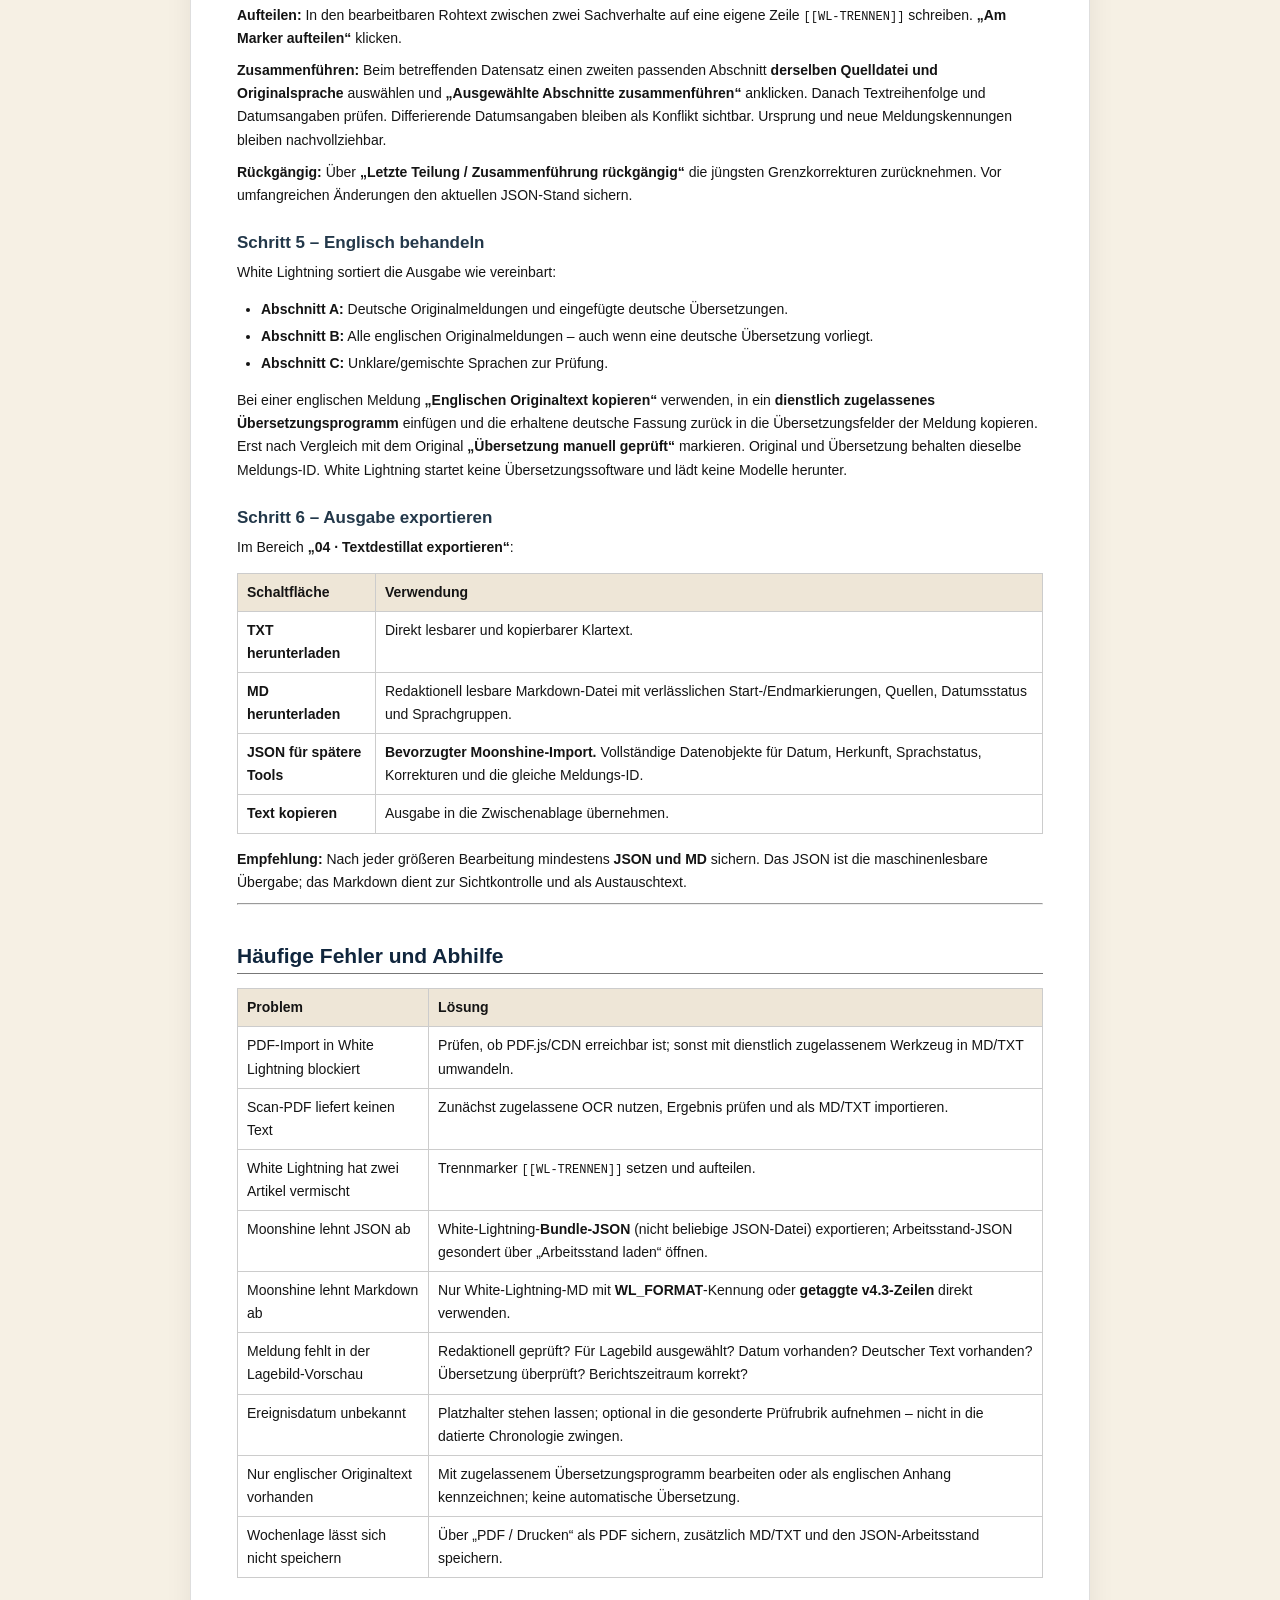
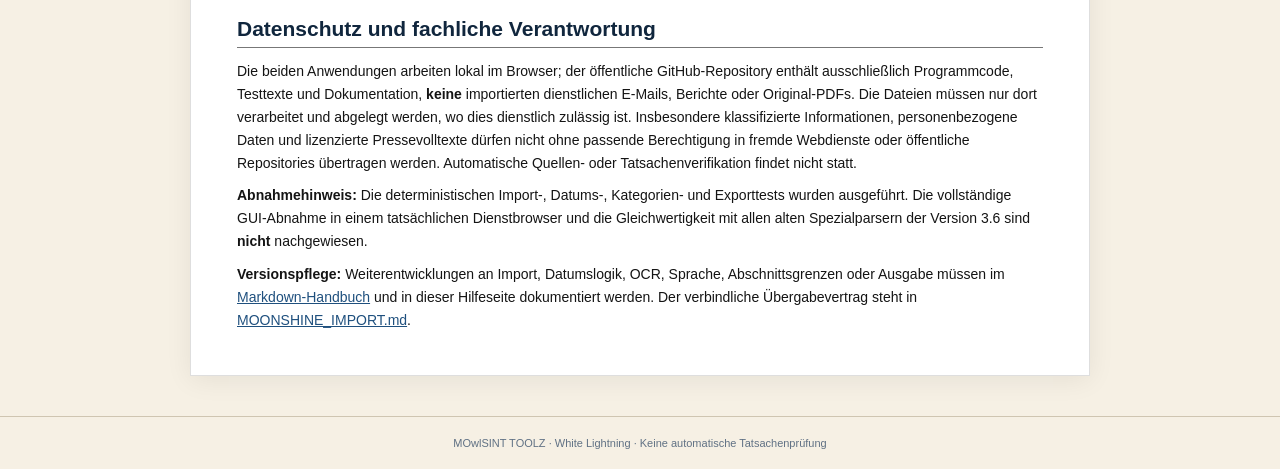
<file: white-lightning/hilfe.html>
<!doctype html>
<html lang="de"><head><meta charset="utf-8"><meta name="viewport" content="width=device-width,initial-scale=1">
<meta name="color-scheme" content="light"><title>White Lightning · Bedienungsanleitung</title>
<link rel="stylesheet" href="../moonshine/style.css"><link rel="stylesheet" href="../moonshine/guide.css">
<style>.manualnav{display:flex;flex-wrap:wrap;gap:10px;margin:12px 0 24px}.manualnav a{color:#183854;text-decoration:underline}.docmeta{font-size:12px;color:#555}.guide h3{scroll-margin-top:24px}</style>
</head><body><header><div class="wrap topbar"><a class="identity" href="./"><span class="logomark">WL</span><span><strong>WHITE LIGHTNING</strong><small>BEDIENUNGSANLEITUNG · VERSION 1.3.1</small></span></a><a class="back" href="./">← WHITE LIGHTNING</a></div></header>
<main class="wrap manual"><article class="paper guide">
<h1>White Lightning · Bedienungsanleitung</h1>
<p class="docmeta"><strong>Stand:</strong> 9. November 2026 · gilt für White Lightning 1.3.1. Bei jeder Funktionsänderung sind diese Anleitung, das Markdown-Handbuch und der Versionsverlauf gemeinsam zu aktualisieren.</p>
<p><strong>Zweck:</strong> Outlook-Meldungen, PDF, TXT und Markdown zu belegbaren Einzelmeldungen destillieren. <strong>White Lightning erstellt kein Lagebild.</strong> Die anschließende deutsche Lagebild-Erstellung erfolgt in <a href="../moonshine/">Moonshine</a>.</p>
<nav class="manualnav" aria-label="Zu den Anleitungsschritten">
<a href="#import">Import</a><a href="#pdf-ocr">PDF/OCR</a><a href="#datumspruefung">Prüfung</a><a href="#artikelgrenzen">Artikelgrenzen</a><a href="#sprachen">Sprachen</a><a href="#export">Export</a>
<a href="../moonshine/hilfe.html#moonshine-guide">Moonshine-Anleitung</a></nav>
<h2 id="start">White Lightning – Rohdatendestillat herstellen</h2>
<p><strong>Öffnen:</strong> <a href="https://mowlsint.github.io/toolz/white-lightning/">https://mowlsint.github.io/toolz/white-lightning/</a></p>
<h3 id="import">Schritt 1 – Dateien importieren</h3>
<div class="notice"><strong>Direkt aus Outlook ziehen:</strong> In Outlook Classic und einem kompatiblen Browser kann eine .msg-Datei direkt übertragen werden. Im neuen Outlook funktioniert dies teilweise nicht. Wenn das Ablegen keine Datei liefert, zeigt White Lightning eine Fehlermeldung. In diesem Fall die Nachricht zuerst als <code>.msg</code> oder <code>.eml</code> im dienstlich zulässigen Ordner speichern, anschließend die gespeicherte Datei ziehen. Wird nur Mailtext erkannt, werden weder Anhänge noch sichere Outlook-Zeitstempel importiert. Bitte Quelle und Ereignisdatum kontrollieren. Für die Übergabe wird die Aktion <strong>Kopieren</strong> angefordert, um kein Verschieben der Nachricht auszulösen.</div>
<p>Im Bereich <strong>„01 · Rohdaten einlesen“</strong> mit der Dateiauswahl oder per Drag &amp; Drop Dateien übernehmen. Unterstützt sind <code>.msg</code>, <code>.eml</code>, <code>.pdf</code>, <code>.txt</code>, <code>.md</code>, <code>.html</code>, <code>.json</code> und <code>.jsonl</code> (bis 40 MB je Datei). Bei lesbaren Outlook-Nachrichten können unterstützte Anhänge mit übernommen werden.</p>
<p>Alternativ im Bereich <strong>„02 · Text manuell eingeben“</strong> eine Quelle angeben, einen Alert hineinkopieren und <strong>„Text übernehmen“</strong> anklicken. Mehrere Meldungen können durch eine eigene Zeile mit <code>---</code> getrennt werden.</p>
<p>Bei Markdown dienen wiederkehrende Überschriften, bei TXT erkennbare Nummerierungen oder Trennlinien als <strong>Vorschläge</strong> für Abschnittsgrenzen; sie sind noch nicht automatisch fachlich geprüft.</p>
<h3 id="pdf-ocr">Schritt 2 – PDF und OCR richtig behandeln</h3>
<ul>
<li><strong>Text-PDF:</strong> Direkt importieren. Bei mehreren Spalten werden zunächst Textblöcke erkannt. Das ist noch <strong>keine garantiert richtige Artikeltrennung</strong>.</li>
<li><strong>Strukturierter Bericht:</strong> Wiederholte datierte Meldungsköpfe können Einzelmeldungen bilden und über Seitenumbrüche reichen. Die Kopfzeit ist nicht automatisch die Ereigniszeit.</li>
<li><strong>Scan-PDF ohne Textebene:</strong> Mit einer zugelassenen OCR-Anwendung zu <code>.md</code> oder <code>.txt</code> verarbeiten, dann dieses Ergebnis in White Lightning laden.</li>
</ul>
<p>Das vorhandene <a href="https://mowlsint.github.io/toolz/md-pdf/">MD ↔ PDF Studio</a> besitzt Browser-OCR. Diese lädt beim ersten Einsatz jedoch Tesseract.js und Sprachdaten aus dem Internet. <strong>Auf einem gesperrten Dienstrechner</strong> kann dies untersagt oder technisch blockiert sein. In diesem Fall ausschließlich die dienstlich zugelassene OCR verwenden. White Lightning selbst lädt keine OCR-Modelle.</p>
<p><strong>Ebenfalls beachten:</strong> White Lightning lädt beim direkten PDF-Import PDF.js von einem externen CDN. Ist diese Bibliothek im Dienstnetz gesperrt, das PDF mit zugelassenen Mitteln in TXT/MD umwandeln. Der TXT-/MD-Import benötigt diese PDF-Bibliothek nicht.</p>
<h3 id="datumspruefung">Schritt 3 – Einzelmeldungen und Daten prüfen</h3>
<p>Im Bereich <strong>„03 · Meldungen prüfen“</strong> jede importierte Meldung durchsehen. Kontrollieren, ob Überschrift, Inhalt und Originalquelle zusammengehören und ob Spalten vermischt wurden.</p>
<ul>
<li><strong>Ereignisdatum:</strong> Tatsächlicher Tag des Sachverhalts. Fehlt ein belastbarer Beleg, Platzhalter bestehen lassen.</li>
<li><strong>Meldedatum:</strong> Zeitpunkt der Nachricht beziehungsweise des Versands.</li>
<li><strong>Veröffentlichungsdatum:</strong> Datum der Quelle oder PDF-Ausgabe.</li>
<li><strong>Sprache:</strong> Deutsch, Englisch oder ungeklärt; falsch erkannte Sprache korrigieren.</li>
<li><strong>Prüfhinweise:</strong> Insbesondere Artikelgrenzen, OCR, Zahlen, unvollständige Daten und Dubletten kontrollieren.</li>
</ul>
<p>Beispiel: Ein Artikel erscheint am 6. November, berichtet aber nur über eine „derzeitige“ Umleitung. <strong>Veröffentlichungsdatum: 06.11.2026</strong>, <strong>Ereignisdatum: [EREIGNISDATUM NICHT ERMITTELT]</strong>. Das Veröffentlichungsdatum wird nicht zum Ereignisdatum.</p>
<h3 id="artikelgrenzen">Schritt 4 – Fehlerhafte Artikelgrenzen korrigieren</h3>
<p><strong>Aufteilen:</strong> In den bearbeitbaren Rohtext zwischen zwei Sachverhalte auf eine eigene Zeile <code>[[WL-TRENNEN]]</code> schreiben. <strong>„Am Marker aufteilen“</strong> klicken.</p>
<p><strong>Zusammenführen:</strong> Beim betreffenden Datensatz einen zweiten passenden Abschnitt <strong>derselben Quelldatei und Originalsprache</strong> auswählen und <strong>„Ausgewählte Abschnitte zusammenführen“</strong> anklicken. Danach Textreihenfolge und Datumsangaben prüfen. Differierende Datumsangaben bleiben als Konflikt sichtbar. Ursprung und neue Meldungskennungen bleiben nachvollziehbar.</p>
<p><strong>Rückgängig:</strong> Über <strong>„Letzte Teilung / Zusammenführung rückgängig“</strong> die jüngsten Grenzkorrekturen zurücknehmen. Vor umfangreichen Änderungen den aktuellen JSON-Stand sichern.</p>
<h3 id="sprachen">Schritt 5 – Englisch behandeln</h3>
<p>White Lightning sortiert die Ausgabe wie vereinbart:</p>
<ul>
<li><strong>Abschnitt A:</strong> Deutsche Originalmeldungen und eingefügte deutsche Übersetzungen.</li>
<li><strong>Abschnitt B:</strong> Alle englischen Originalmeldungen – auch wenn eine deutsche Übersetzung vorliegt.</li>
<li><strong>Abschnitt C:</strong> Unklare/gemischte Sprachen zur Prüfung.</li>
</ul>
<p>Bei einer englischen Meldung <strong>„Englischen Originaltext kopieren“</strong> verwenden, in ein <strong>dienstlich zugelassenes Übersetzungsprogramm</strong> einfügen und die erhaltene deutsche Fassung zurück in die Übersetzungsfelder der Meldung kopieren. Erst nach Vergleich mit dem Original <strong>„Übersetzung manuell geprüft“</strong> markieren. Original und Übersetzung behalten dieselbe Meldungs-ID. White Lightning startet keine Übersetzungssoftware und lädt keine Modelle herunter.</p>
<h3 id="export">Schritt 6 – Ausgabe exportieren</h3>
<p>Im Bereich <strong>„04 · Textdestillat exportieren“</strong>:</p>
<table>
<thead>
<tr>
  <th>Schaltfläche</th>
  <th>Verwendung</th>
</tr>
</thead>
<tbody>
<tr>
  <td><strong>TXT herunterladen</strong></td>
  <td>Direkt lesbarer und kopierbarer Klartext.</td>
</tr>
<tr>
  <td><strong>MD herunterladen</strong></td>
  <td>Redaktionell lesbare Markdown-Datei mit verlässlichen Start-/Endmarkierungen, Quellen, Datumsstatus und Sprachgruppen.</td>
</tr>
<tr>
  <td><strong>JSON für spätere Tools</strong></td>
  <td><strong>Bevorzugter Moonshine-Import.</strong> Vollständige Datenobjekte für Datum, Herkunft, Sprachstatus, Korrekturen und die gleiche Meldungs-ID.</td>
</tr>
<tr>
  <td><strong>Text kopieren</strong></td>
  <td>Ausgabe in die Zwischenablage übernehmen.</td>
</tr>
</tbody>
</table>
<p><strong>Empfehlung:</strong> Nach jeder größeren Bearbeitung mindestens <strong>JSON und MD</strong> sichern. Das JSON ist die maschinenlesbare Übergabe; das Markdown dient zur Sichtkontrolle und als Austauschtext.</p>
<hr />

<h2 id="fehler">Häufige Fehler und Abhilfe</h2>
<table>
<thead>
<tr>
  <th>Problem</th>
  <th>Lösung</th>
</tr>
</thead>
<tbody>
<tr>
  <td>PDF-Import in White Lightning blockiert</td>
  <td>Prüfen, ob PDF.js/CDN erreichbar ist; sonst mit dienstlich zugelassenem Werkzeug in MD/TXT umwandeln.</td>
</tr>
<tr>
  <td>Scan-PDF liefert keinen Text</td>
  <td>Zunächst zugelassene OCR nutzen, Ergebnis prüfen und als MD/TXT importieren.</td>
</tr>
<tr>
  <td>White Lightning hat zwei Artikel vermischt</td>
  <td>Trennmarker <code>[[WL-TRENNEN]]</code> setzen und aufteilen.</td>
</tr>
<tr>
  <td>Moonshine lehnt JSON ab</td>
  <td>White-Lightning-<strong>Bundle-JSON</strong> (nicht beliebige JSON-Datei) exportieren; Arbeitsstand-JSON gesondert über „Arbeitsstand laden“ öffnen.</td>
</tr>
<tr>
  <td>Moonshine lehnt Markdown ab</td>
  <td>Nur White-Lightning-MD mit <strong>WL_FORMAT</strong>-Kennung oder <strong>getaggte v4.3-Zeilen</strong> direkt verwenden.</td>
</tr>
<tr>
  <td>Meldung fehlt in der Lagebild-Vorschau</td>
  <td>Redaktionell geprüft? Für Lagebild ausgewählt? Datum vorhanden? Deutscher Text vorhanden? Übersetzung überprüft? Berichtszeitraum korrekt?</td>
</tr>
<tr>
  <td>Ereignisdatum unbekannt</td>
  <td>Platzhalter stehen lassen; optional in die gesonderte Prüfrubrik aufnehmen – nicht in die datierte Chronologie zwingen.</td>
</tr>
<tr>
  <td>Nur englischer Originaltext vorhanden</td>
  <td>Mit zugelassenem Übersetzungsprogramm bearbeiten oder als englischen Anhang kennzeichnen; keine automatische Übersetzung.</td>
</tr>
<tr>
  <td>Wochenlage lässt sich nicht speichern</td>
  <td>Über „PDF / Drucken“ als PDF sichern, zusätzlich MD/TXT und den JSON-Arbeitsstand speichern.</td>
</tr>
</tbody>
</table>

<h2 id="schutz">Datenschutz und fachliche Verantwortung</h2>
<p>Die beiden Anwendungen arbeiten lokal im Browser; der öffentliche GitHub-Repository enthält ausschließlich Programmcode, Testtexte und Dokumentation, <strong>keine</strong> importierten dienstlichen E-Mails, Berichte oder Original-PDFs. Die Dateien müssen nur dort verarbeitet und abgelegt werden, wo dies dienstlich zulässig ist. Insbesondere klassifizierte Informationen, personenbezogene Daten und lizenzierte Pressevolltexte dürfen nicht ohne passende Berechtigung in fremde Webdienste oder öffentliche Repositories übertragen werden. Automatische Quellen- oder Tatsachenverifikation findet nicht statt.</p>
<p><strong>Abnahmehinweis:</strong> Die deterministischen Import-, Datums-, Kategorien- und Exporttests wurden ausgeführt. Die vollständige GUI-Abnahme in einem tatsächlichen Dienstbrowser und die Gleichwertigkeit mit allen alten Spezialparsern der Version 3.6 sind <strong>nicht</strong> nachgewiesen.</p>

<p><strong>Versionspflege:</strong> Weiterentwicklungen an Import, Datumslogik, OCR, Sprache, Abschnittsgrenzen oder Ausgabe müssen im <a href="./ANLEITUNG.md">Markdown-Handbuch</a> und in dieser Hilfeseite dokumentiert werden. Der verbindliche Übergabevertrag steht in <a href="./MOONSHINE_IMPORT.md">MOONSHINE_IMPORT.md</a>.</p>
</article></main><footer>MOwlSINT TOOLZ · White Lightning · Keine automatische Tatsachenprüfung</footer></body></html>
</file>
<file: moonshine/style.css>
:root{--navy:#10263d;--ink:#23384a;--gold:#a8894e;--ivory:#f6f0e4;--paper:#fffefa;--muted:#607184;--border:#cfc5b1;--soft:#eee6d7;--red:#914c42;--green:#37644d}*{box-sizing:border-box}html{background:var(--ivory)}body{margin:0;background:var(--ivory);font:15px/1.5 'Segoe UI',Arial,sans-serif;color:var(--ink)}.wrap{width:min(1260px,100%);margin:0 auto;padding:0 24px}header{background:var(--navy);border-bottom:4px solid var(--gold);color:var(--ivory)}.topbar{min-height:92px;display:flex;align-items:center;justify-content:space-between}.identity{display:flex;align-items:center;gap:14px;text-decoration:none;color:inherit}.identity strong{display:block;font-size:20px;letter-spacing:.04em}.identity small{display:block;font-size:10px;color:#dec699;letter-spacing:.15em}.logomark{display:grid;place-items:center;border:2px solid var(--gold);width:56px;height:56px;font:bold 20px Georgia;color:var(--gold)}.back{color:var(--ivory);text-decoration:none;border:1px solid var(--gold);padding:8px 14px;font-size:12px}main.wrap{padding-top:30px;padding-bottom:40px}.eyebrow{font-size:11px;color:#8c723f;letter-spacing:.15em;text-transform:uppercase;font-weight:bold}h1{font:700 43px Georgia,serif;margin:4px 0 10px;color:var(--navy)}h2{font-size:20px;margin:0 0 13px;color:var(--navy)}h3{font-size:16px;margin:8px 0}.lead{max-width:850px;color:#41566b;margin:0 0 20px}.ribbon{display:flex;flex-wrap:wrap;gap:12px;padding:13px 0;border-top:1px solid var(--border);border-bottom:1px solid var(--border);font-size:12px;color:#536576;margin:0 0 22px}.ribbon span+span{border-left:1px solid var(--border);padding-left:12px}.layout{display:grid;grid-template-columns:minmax(0,1.4fr) minmax(290px,.82fr);gap:18px;align-items:start}.panel{background:var(--paper);padding:20px;margin-bottom:18px;border:1px solid var(--border);box-shadow:0 2px 0 #ece0cb;min-width:0}.fields{display:grid;grid-template-columns:1fr 1fr;gap:12px}.fields.four{grid-template-columns:repeat(4,minmax(0,1fr));margin-top:10px}label{font-size:12px;font-weight:650;display:block}input,textarea,select{font:14px/1.45 'Segoe UI',Arial,sans-serif;color:var(--ink);background:white;border:1px solid #aeb8c3;width:100%;padding:8px;margin-top:4px;max-width:100%;border-radius:0}textarea{resize:vertical;min-height:56px}select{cursor:pointer}button{font:700 12px 'Segoe UI',Arial,sans-serif;background:var(--navy);color:white;border:1px solid var(--navy);padding:10px 13px;cursor:pointer}button:disabled{opacity:.5;cursor:not-allowed}button.neutral{background:#e5ddcd;color:var(--navy)}button.gold{background:var(--gold);color:#14263b;border-color:#a27d37}button.ghost{background:white;color:var(--navy);border-color:#b1a387}button.danger{background:white;color:var(--red);border:1px solid #aa6d61;margin-top:8px}button:hover:not(:disabled){filter:brightness(.96)}a.hintlink{color:#244c77;font-size:13px;font-weight:650}input:focus,textarea:focus,select:focus,button:focus-visible,a:focus-visible{outline:2px solid var(--gold);outline-offset:2px}.row{display:flex;align-items:center;gap:10px;flex-wrap:wrap}.buttons{margin:12px 0}.cutoff{max-width:330px;margin-top:14px}.hint{font-size:12px;color:var(--muted);line-height:1.6}.hint code{background:#e7dfd0;padding:2px 5px}.drop{margin:13px 0;padding:22px;background:#faf5eb;border:2px dashed #baa98c;text-align:center;font-weight:bold}.drop.drag{background:#ebe2d0}.drop input{display:block;border:0;margin:10px auto;max-width:400px;font-weight:normal}.drop small{display:block;font-weight:normal;color:var(--muted)}.block{margin-top:15px}.status{font-size:12px;color:#47614f;margin:9px 0;padding-top:8px;border-top:1px solid #e4dbcd}.status.error{color:var(--red)}details{margin:12px 0}details summary{cursor:pointer;color:#806735;font-weight:700;font-size:12px}pre{white-space:pre-wrap;overflow-wrap:anywhere;font-size:11px}.stats{display:flex;flex-wrap:wrap;gap:7px;font-size:11px;color:var(--muted)}.stats span{border:1px solid #ddd2bd;padding:4px 7px}.filters{margin-top:12px}.filters label{flex:1;min-width:145px}.entries{margin-top:10px}.entry{border:1px solid #d0c4ad;background:#fff;padding:14px;margin-bottom:12px}.entryhead{display:flex;align-items:flex-start;justify-content:space-between;gap:8px}.entryhead h3{margin:3px 0}.entryid{font:700 10px ui-monospace,monospace;color:#93713e;overflow-wrap:anywhere}.entrylabels{font-size:11px;color:var(--muted)}.entrygrid{display:grid;grid-template-columns:repeat(3,minmax(0,1fr));gap:10px;margin:10px 0}.entrygrid.two{grid-template-columns:1fr 1fr}.entry .check{margin:9px 0}.entry .check input{width:auto;margin:0 6px 0 0;vertical-align:middle}.check{display:block;font-size:12px;font-weight:500;margin:12px 0}.check input{width:auto;margin:0 6px 0 0;vertical-align:middle}.entry .warn{padding:8px 10px;background:#f7efe4;border-left:3px solid var(--gold);font-size:11px;color:#725d38}.entry .info{font-size:11px;color:var(--muted)}.entry details{border-top:1px solid #eee4d9;padding-top:10px}.empty{text-align:center;color:#8b8274;padding:30px 10px;background:#f5efe5}.paper{width:min(900px,100%);margin:auto;background:white;color:#141414;border:1px solid #dedede;box-shadow:0 4px 25px #00000012;padding:34px 46px;min-height:400px;font:13px/1.5 Arial,Helvetica,sans-serif}.paper h1{text-align:center;font-size:23px;color:#151515;margin:3px 0 10px}.paper h2{font-size:16px;border-bottom:1px solid #777;margin:24px 0 12px}.paper h3{font-size:13px;margin:15px 0 4px}.paper .meta{text-align:center;color:#565656;font-size:11px}.paper p{white-space:pre-wrap;margin:4px 0 9px}.paper .source{font-size:10px;color:#5e5e5e}.paper .warning{font-size:11px;color:#555;border-top:1px solid #aaa;border-bottom:1px solid #aaa;padding:7px;margin:15px 0}.paper .record{break-inside:avoid;page-break-inside:avoid}.paper .english{border-left:2px solid #888;padding-left:10px}footer{border-top:1px solid var(--border);padding:18px 24px;font-size:11px;color:var(--muted);text-align:center}@media(max-width:950px){.layout{grid-template-columns:1fr}.fields.four{grid-template-columns:1fr 1fr}}@media(max-width:650px){.wrap{padding:0 12px}.identity strong{font-size:15px}.identity small{font-size:8px}.logomark{width:42px;height:42px}.panel{padding:13px}.fields,.fields.four,.entrygrid,.entrygrid.two{grid-template-columns:1fr}.paper{padding:17px}}@media print{@page{size:A4;margin:12mm}body{background:white}header,main>.eyebrow,main>h1,main>.lead,main>.ribbon,main>.layout,main>.panel>h2,main>.panel>.hint,footer{display:none!important}main.wrap{padding:0;max-width:none;width:100%}main>.panel{padding:0!important;margin:0;border:0;box-shadow:none}#reportSheet{padding:0;box-shadow:none;border:0;width:100%;min-height:0}.paper .record{break-inside:avoid}}

/* Versionierte, kontextbezogene Bedienungshilfe (keine externen Bibliotheken). */
.helpnav{display:flex;align-items:center;justify-content:flex-end;flex-wrap:wrap;gap:8px}
.helpnav .back{white-space:nowrap}
.help-strip{font-size:12px;line-height:1.6;margin:12px 0;padding:10px 14px;border-left:3px solid #ad8948;background:#f3ebdb}
.help-strip a{font-weight:700}
.inlinehelp{margin:9px 0 14px;padding:9px 12px;border:1px solid #d1c5ae;background:#f5eee2}
.inlinehelp summary{cursor:pointer;font-size:12px;font-weight:700}
.inlinehelp p{font-size:12px;line-height:1.6;margin:8px 0 3px}
@media(max-width:560px){.helpnav .back{font-size:10px;padding:7px 9px}}
</file>
<file: moonshine/guide.css>
.manual{max-width:1100px;margin-top:30px}.guide{font-size:14px;line-height:1.65;min-height:0}.guide h1{text-align:left;font-size:27px;margin-top:6px}.guide h2{font-size:21px;color:#10263d;margin-top:34px}.guide h3{font-size:17px;color:#23384a;margin-top:22px}.guide h4{font-size:15px;color:#23384a}.guide p{white-space:normal}.guide table{width:100%;border-collapse:collapse;margin:14px 0;table-layout:auto}.guide th,.guide td{border:1px solid #ccc;padding:7px 9px;text-align:left;vertical-align:top;overflow-wrap:anywhere}.guide th{background:#eee6d7}.guide pre{font-size:12px;overflow-x:auto;background:#f5f1eb;padding:12px;border:1px solid #ded5c5;white-space:pre}.guide code{font:12px ui-monospace,monospace}.guide blockquote{border-left:3px solid #a8894e;padding:8px 16px;margin:14px 0;background:#f6f0e4}.guide ul,.guide ol{padding-left:24px}.guide li{margin:4px 0}.guide a{color:#1f507e}@media print{header,footer{display:none}.manual{padding:0;margin:0;max-width:none}.guide{font-size:11px}.guide h1{font-size:19px}.guide h2{font-size:15px}.guide h3{font-size:13px}.guide table{font-size:10px}}
</file>
